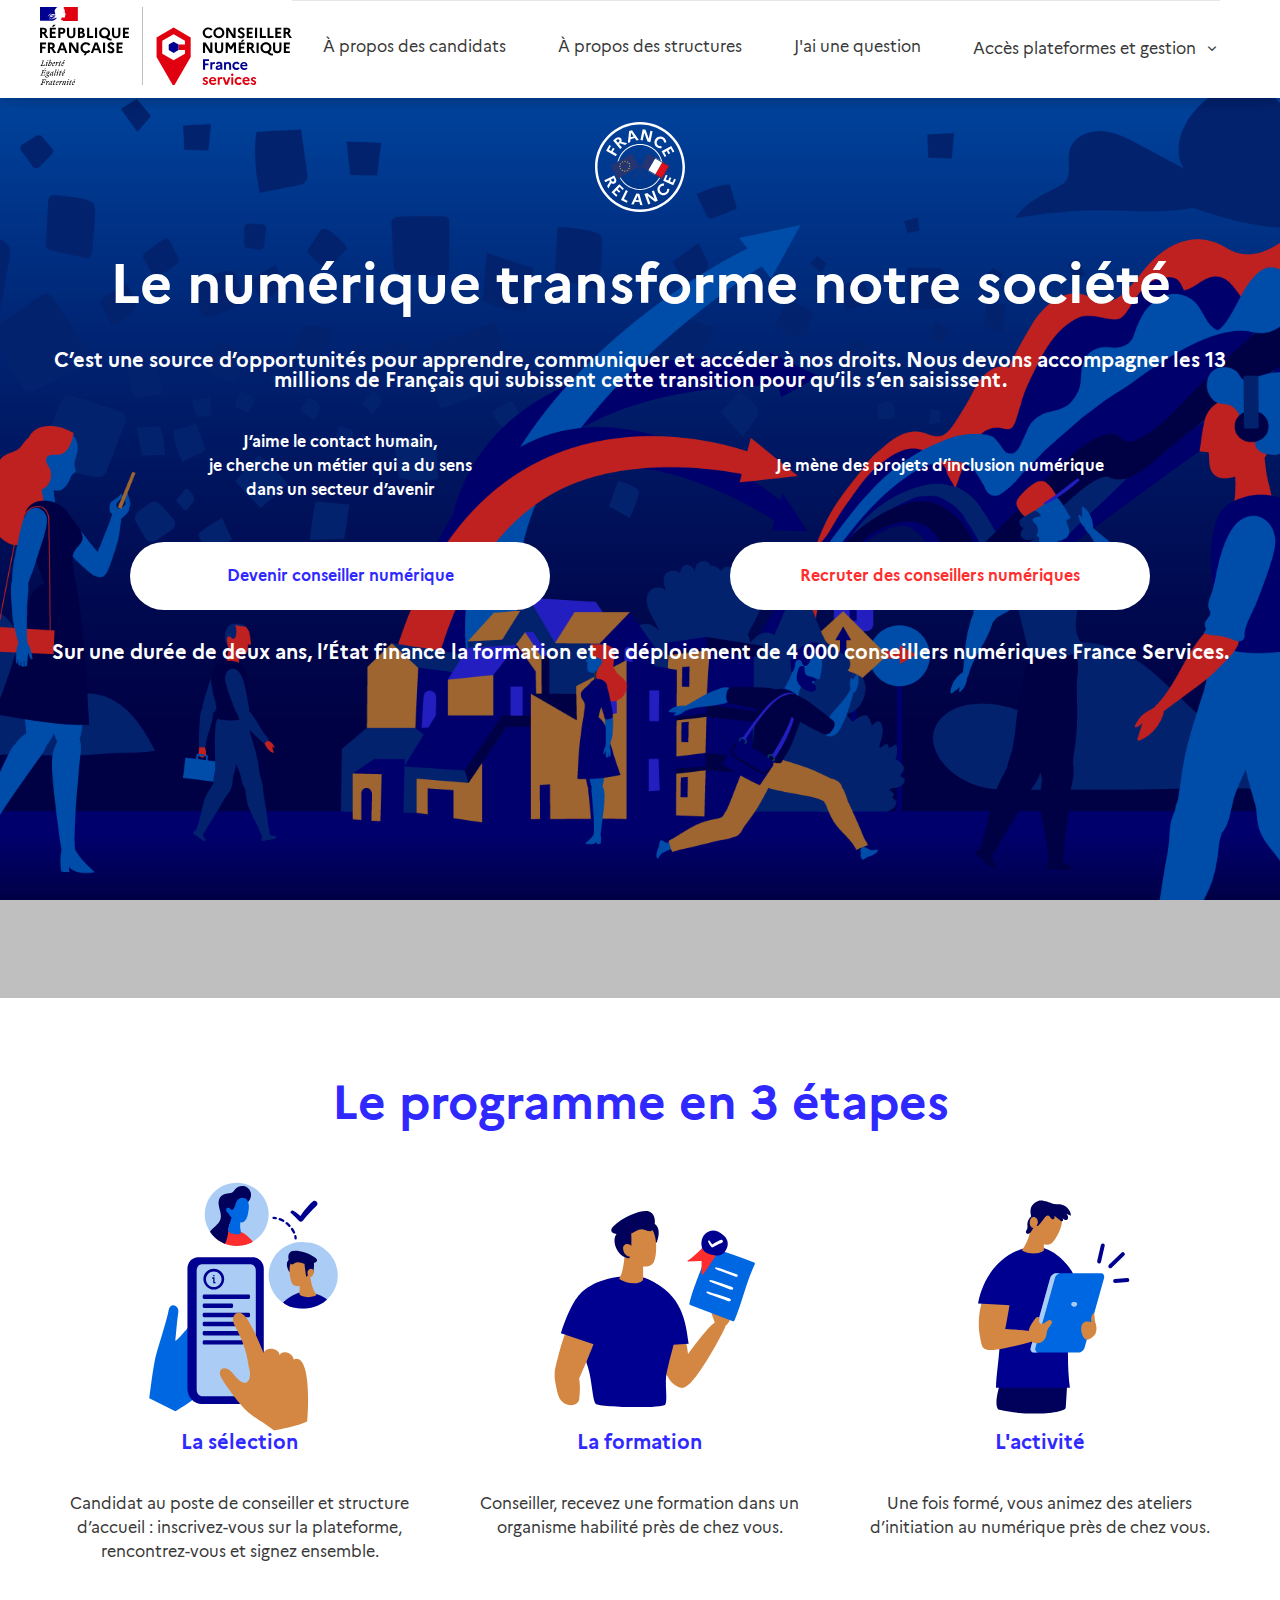
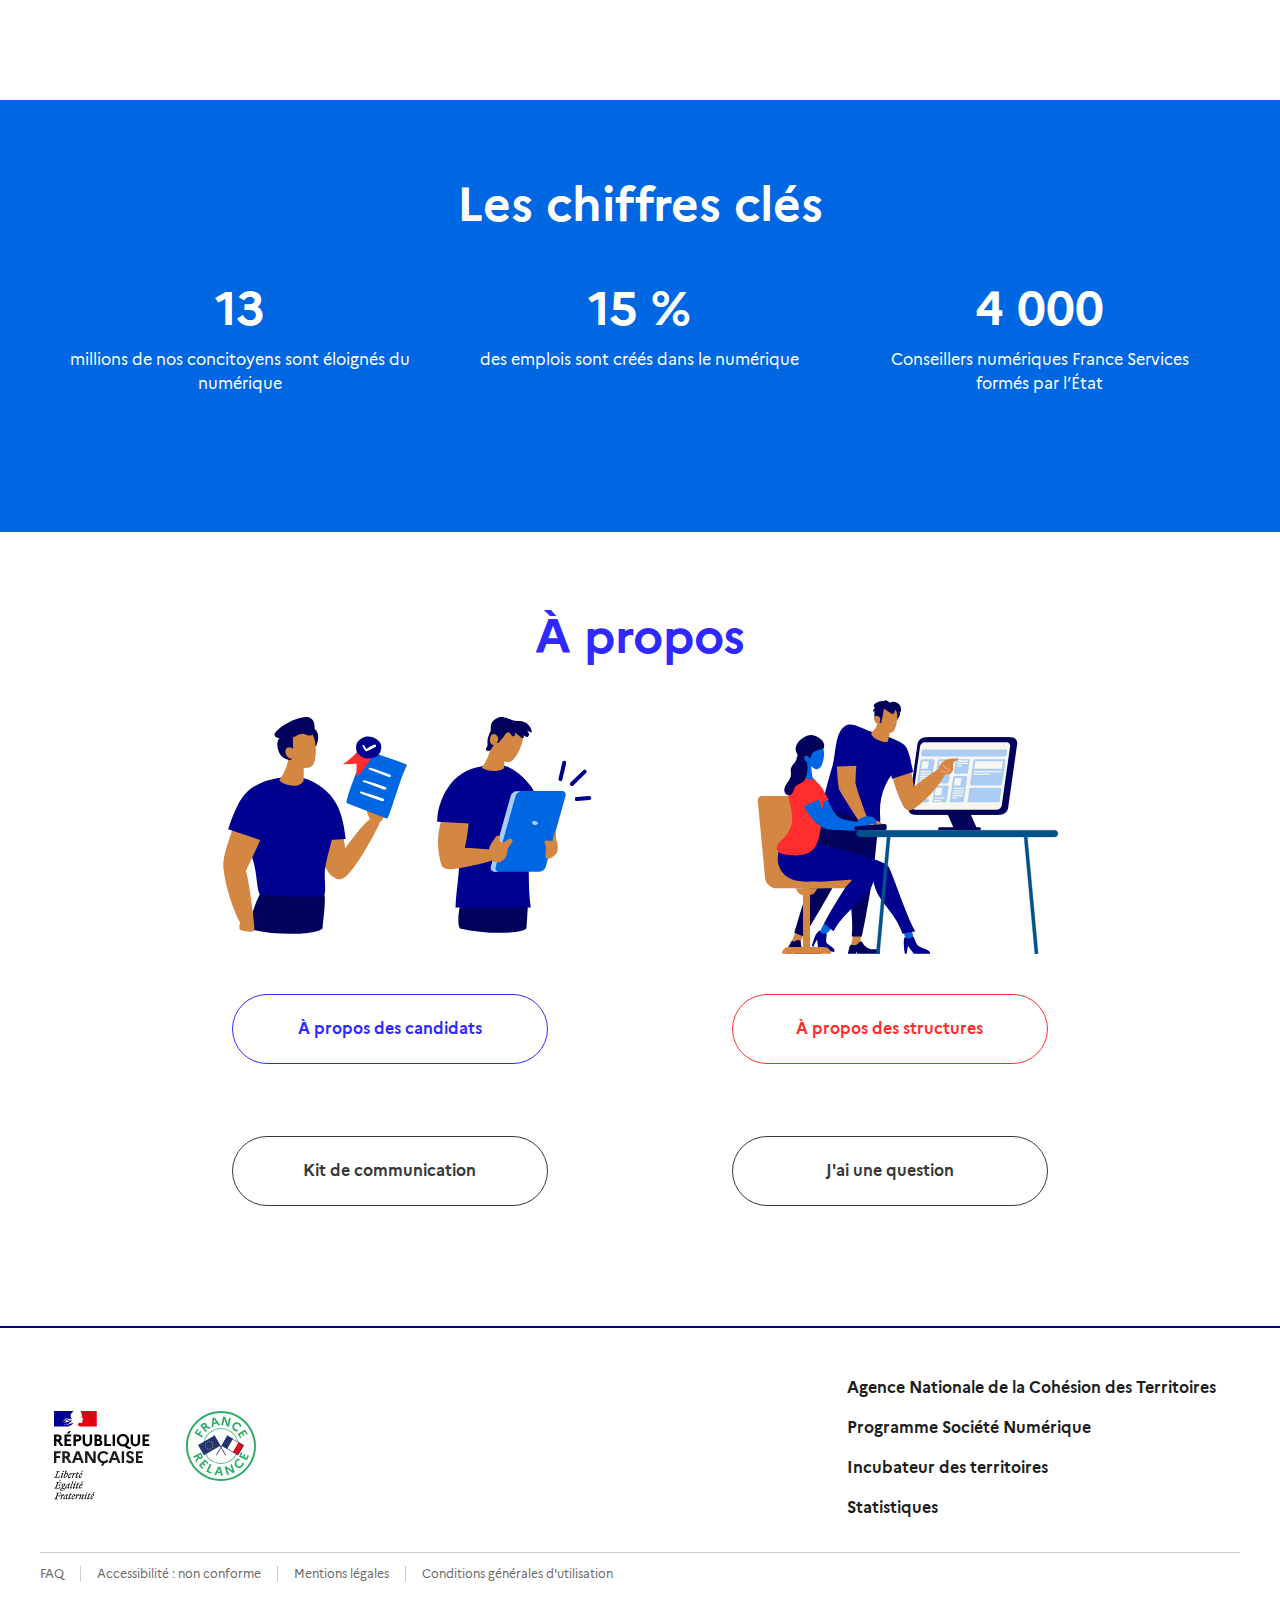
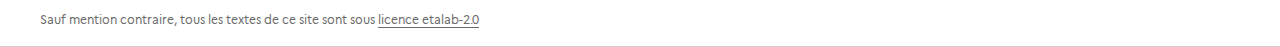
<file: index.html>
<!doctype html>
<html lang="fr">

<head>
    <meta charset="utf-8">
    <meta name="viewport" content="width=device-width, initial-scale=1, shrink-to-fit=no">

    <meta content="IE=edge,chrome=1" http-equiv="X-UA-Compatible" />
    <meta http-equiv="Content-Type" content="text/html; charset=utf-8" />

    <link href="https://www.gouvernement.fr/sites/all/themes/custom/gouvernement/img/apple/touch-icon-ipad.png"
        rel="apple-touch-icon" sizes="76x76" />
    <link href="https://www.gouvernement.fr/sites/all/themes/custom/gouvernement/img/apple/touch-icon-iphone.png"
        rel="apple-touch-icon" />
    <meta name="twitter:image"
        content="https://www.gouvernement.fr/sites/all/themes/custom/gouvernement/img/thumbnail_site.png" />
    <meta name="robots" content="noarchive" />
    <meta name="twitter:description"
        content="Sur une durée de deux ans, l&rsquo;État finance la formation et le déploiement de 4 000 Conseillers numériques France Services." />
    <link rel="icon" href="assets/img/icones/favicon-32.png" type="image/png" sizes="32x32" />
    <link rel="icon" href="assets/img/icones/favicon-64.png" type="image/png" sizes="64x64" />
    <link rel="icon" href="assets/img/icones/conseiller-numerique.svg" />
    <link rel="icon" href="assets/img/icones/conseiller-numerique.png" type="image/png" />

    <meta name="description"
        content="Sur une durée de deux ans, l&rsquo;État finance la formation et le déploiement de 4 000 Conseillers numériques France Services." />
    <meta name="twitter:title" content="Conseiller numérique France Services" />
    <meta property="og:image" content="assets/img/thumbnail_site.png" />
    <meta property="og:url" content="https://www.conseiller-numerique.gouv.fr" />
    <meta property="og:title" content="Accueil" />
    <link rel="shortcut icon" href="assets/img/icones/favicon-32-64-128-256.ico" type="image/x-icon" />
    <meta property="og:description"
        content="Sur une durée de deux ans, l&rsquo;État finance la formation et le déploiement de 4 000 Conseillers numériques France Services." />
    <meta property="fb:app_id" content="" />
    <meta name="twitter:card" content="summary_large_image" />
    <meta property="og:type" content="website" />
    <meta property="og:locale" content="fr_FR" />
    <meta property="og:site_name" content="Conseiller numérique France Services" />
    <meta name="twitter:url" content="https://www.conseiller.numerique.gouv.fr" />

    <link rel="stylesheet" href="css/dsfr.min.css">
    <link rel="stylesheet" href="css/style.css">
    <title>Conseiller numérique France Services</title>
</head>

<body>
  <!--HEADER-->
  <header role="banner" class="fr-header">
    <div class="fr-container">
      <div class="fr-header__body-row">
        <div class="fr-header__brand">
          <a href="/" title="République française">
              <img src="assets/img/logos/logo-rf-conseiller-numerique.svg" alt="République Française. Liberté Égalité Fraternité." class="header__logo-fr">
          </a>
        </div>
        <div class="fr-header__navbar">
          <button class="fr-btn--menu fr-btn" data-fr-opened="false" aria-controls="modal-menu" aria-haspopup="menu" title="Menu" id="fr-btn-menu-mobile-4">
              Menu
          </button>
        </div>
        <div class="fr-header__menu fr-modal" id="modal-menu">
          <button class="fr-link--close fr-link" aria-controls="modal-menu">Fermer</button>
          <nav class="fr-nav" role="navigation" aria-label="Menu principal">
            <ul class="fr-nav__list">
              <li class="fr-nav__item">
                <a href="aide-candidat" class="fr-custom-link fr-md-position-link" target="_self">À propos des candidats</a>
              </li>
              <li class="fr-nav__item">
                <a href="aide-structure" class="fr-custom-link fr-md-position-link" target="_self">À propos des structures</a>
              </li>
              <li class="fr-nav__item">
                <a href="https://aide.conseiller-numerique.gouv.fr/fr/" class="fr-custom-link fr-md-position-link" target="_self">J'ai une question</a>
              </li>
              <li class="fr-nav__item">
                <button class="fr-nav__btn fr-custom-link" aria-expanded="false" aria-controls="menu-liens-espaces" aria-current="true">
                  Accès plateformes et gestion
                </button>
                  <div class="fr-collapse fr-menu" id="menu-liens-espaces">
                    <ul class="fr-menu__list">
                      <li>
                        <a class="fr-nav__link" href="https://coop.conseiller-numerique.gouv.fr/login" target="_self">
                          Connexion à l&rsquo;espace Coop<br/>
                          <span class="sous-titre-lien">Conseillers numériques France Services</span>
                        </a>
                      </li>
                      <li>
                        <a class="fr-nav__link" href="https://candidat.conseiller-numerique.gouv.fr/login" target="_self">
                          Connexion à l&rsquo;espace Candidats<br/>
                          <span class="sous-titre-lien">Dossier personnel de candidature</span>
                        </a>
                      </li>
                      <li>
                        <a class="fr-nav__link" href="https://admin.conseiller-numerique.gouv.fr/login?role=structure" target="_self">
                          Connexion à l&rsquo;espace structures<br/>
                          <span class="sous-titre-lien">Gestion des candidatures par les recruteurs</span>
                        </a>
                      </li>
                      <li>
                        <a class="fr-nav__link" href="https://admin.conseiller-numerique.gouv.fr/login?role=prefet" target="_self">
                          Connexion à l&rsquo;espace Préfet<br/>
                          <span class="sous-titre-lien">Gestion des dossiers de structures</span>
                        </a>
                      </li>
                    </ul>
                  </div>
                </li>
              </ul>
            </nav>
          </div>
        </div>
      </div>
    </div>
  </header>

    <!--ILLU ACCUEIL-->
    <div class="fr-container-fluid illustration">
        <div class="fr-container-fluid overlay">
            <div class="fr-container">
                <div class="fr-grid-row fr-grid-row--gutter">
                    <div class="fr-col-12 contenu-centre">
                        <img src="assets/img/logos/logo-france-relance.svg" class="logo-france-relance"
                            style="margin: 1.5rem 0 0.5rem 0">
                    </div>
                    <div class="fr-col-12">
                        <h1 class="titrage blanc contenu-centre">Le numérique transforme notre société</h1>
                    </div>
                    <div class="fr-col-12">
                        <h4 class="fr-text--lg blanc contenu-centre fr-mt-2w">C&rsquo;est une source d&rsquo;opportunités pour apprendre,
                            communiquer et accéder à nos droits. Nous devons accompagner les 13
                            millions de Français qui subissent cette transition pour qu&rsquo;ils s&rsquo;en saisissent.
                        </h4>
                    </div>
                    <div class="fr-col-md-6 fr-col-xs-12 contenu-centre">
                        <p class="fr-text--md fr-text--bold blanc texte-centre">
                            J&rsquo;aime le contact humain,<br />
                            je cherche un métier qui a du sens<br />
                            dans un secteur d&rsquo;avenir
                        </p>
                        <a href="https://app.conseiller-numerique.gouv.fr/candidature/conseiller/new" class="fr-btn fondBlanc fr-text--lg fr-text--bold bleu-conseiller big-btn"
                            title="Devenir conseiller numérique">Devenir conseiller numérique</a>
                    </div>
                    <div class="fr-col-md-6 fr-col-xs-12 contenu-centre">
                        <p class="fr-text--md fr-text--bold blanc texte-centre">
                            <br />
                            Je mène des projets d&rsquo;inclusion numérique<br />
                            <br />
                        </p>
                        <a href="https://app.conseiller-numerique.gouv.fr/candidature/structure/new" class="fr-btn fondBlanc fr-text--lg fr-text--bold rouge big-btn"
                            title="Recruter des conseillers numériques">Recruter des conseillers numériques</a>
                    </div>
                    <div class="fr-col-12">
                        <h4 class="fr-text--lg blanc texte-centre fr-mt-2w">Sur une durée de deux ans, l&rsquo;État finance la
                            formation et
                            le déploiement de 4&nbsp;000 conseillers numériques France Services.
                        </h4>
                    </div>
                </div>
            </div>
        </div>
    </div>


    <!-- ÉTAPES -->
    <div class="fr-container">
        <div class="fr-grid-row fr-grid-row--gutter">
            <div class="fr-col-12 texte-centre fr-mt-10w fr-mb-5w">
                <h2 class="fr-h1 bleu-conseiller texte-centre">Le programme en 3 étapes</h2>
            </div>
            <div class="fr-col-xs-12 fr-col-sm-4 fr-col-md-4 fr-col-lg-4 etapes fr-px-3w fr-mb-12w">
                <img src="assets/img/illu/conseiller-numerique-etape-1.svg" class="etape"
                    alt="première étape matching structures et candidats">
                <h5 class="fr-text--lg fr-text--xx-bold bleu-conseiller">La sélection</h5>
                <p class="texte-centre" style="margin-top: 0;">
                    Candidat au poste de conseiller et structure d&rsquo;accueil&nbsp;: inscrivez-vous sur la plateforme,
                    rencontrez-vous et signez
                    ensemble.
                </p>
            </div>
            <div class="fr-col-xs-12 fr-col-sm-4 fr-col-md-4 fr-col-lg-4 etapes fr-px-3w fr-mb-12w">
                <img src="assets/img/illu/conseiller-numerique-etape-2.svg" class="etape"
                    alt="seconde étape le candidat est formé">
                <h5 class="fr-text--lg fr-text--xx-bold bleu-conseiller">La formation</h5>
                <p class="texte-centre" style="margin-top: 0;">
                    Conseiller, recevez une formation dans un organisme habilité près de chez vous.
                </p>
            </div>
            <div class="fr-col-xs-12 fr-col-sm-4 fr-col-md-4 fr-col-lg-4 etapes fr-px-3w fr-mb-12w">
                <img src="assets/img/illu/conseiller-numerique-etape-3.svg" class="etape" alt="troisième étape ">
                <h5 class="fr-text--lg fr-text--xx-bold bleu-conseiller">L'activité</h5>
                <p class="texte-centre" style="margin-top: 0;">
                    Une fois formé, vous animez des ateliers d&rsquo;initiation au numérique près de chez vous.
                </p>
            </div>
        </div>
    </div>


    <!-- CHIFFRES CLÉS -->
    <div class="fr-container-fluid fond-bleu-secondaire">
        <div class="fr-container">
            <div class="fr-grid-row fr-grid-row--gutter">
                <div class="fr-col-12 texte-centre fr-mt-10w fr-mb-5w">
                    <h2 class="fr-h1 texte-centre blanc ">Les chiffres clés</h2>
                </div>
            </div>

            <div class="fr-grid-row fr-grid-row--gutter">
                <div class="fr-col-xs-12 fr-col-sm-4 fr-col-md-4 fr-col-lg-4 etapes fr-px-3w fr-mb-12w">
                    <span class="fr-h1 blanc">13</span>
                    <p class="texte-centre blanc">
                        millions de nos concitoyens sont éloignés du numérique
                    </p>
                </div>
                <div class="fr-col-xs-12 fr-col-sm-4 fr-col-md-4 fr-col-lg-4 etapes fr-px-3w fr-mb-12w contenu-centre">
                    <span class="fr-h1 blanc">15&nbsp;%</span>
                    <p class="texte-centre blanc">
                        des emplois sont créés dans le numérique
                    </p>
                </div>
                <div class="fr-col-xs-12 fr-col-sm-4 fr-col-md-4 fr-col-lg-4 etapes fr-px-3w fr-mb-12w">
                    <span class="fr-h1 blanc">4&nbsp;000</span>
                    <p class="texte-centre blanc">
                        Conseillers numériques France Services formés par l&rsquo;État
                    </p>
                </div>
            </div>
        </div>
    </div>


    <!-- À PROPOS -->
    <div class="fr-container">
        <div class="fr-grid-row fr-grid-row--gutter">
            <div class="fr-col-12 contenu-centre">
                <h2 class="fr-h1 bleu-conseiller fr-mt-10w fr-mb-5w">À propos</h2>
            </div>
            <div class="fr-col-offset-lg-1"></div>
            <div class="fr-col-xs-12 fr-col-sm-12 fr-col-md-6 fr-col-lg-5 etapes fr-px-3w contenu-centre">
                <img class="fr-mb-5w" src="assets/img/illu/conseiller-numerique-formation.svg">
                <a href="aide-candidat" class="fr-btn fondBlanc fr-text--lg fr-text--bold bleu-conseiller big-btn contour-bleu fr-mb-9w texte-centre"
                    title="À propos des candidats">À propos des candidats</a>
            </div>
            <div class="fr-col-xs-12 fr-col-sm-12 fr-col-md-6 fr-col-lg-5 etapes fr-px-3w contenu-centre">
                <img class="fr-mb-5w" src="assets/img/illu/conseiller-numerique-et-structure.svg">
                <a href="aide-structure" class="fr-btn fondBlanc fr-text--lg fr-text--bold rouge big-btn contour-rouge texte-centre"
                    title="À propos des structures">À propos des structures</a>
            </div>
        </div>
        <div class="fr-grid-row fr-grid-row--gutter fr-grid-row--center">
          <div class="fr-col-xs-12 fr-col-sm-12 fr-col-md-6 fr-col-lg-5 etapes fr-px-3w contenu-centre">
            <a href="kit-communication" id="btn-kit-communication" class="fr-btn fondBlanc fr-text--lg fr-text--bold gris big-btn contour-gris texte-centre"
                title="Kit de communication">Kit de communication</a>
          </div>
          <div class="fr-col-xs-12 fr-col-sm-12 fr-col-md-6 fr-col-lg-5 etapes fr-px-3w contenu-centre">
              <a href="https://aide.conseiller-numerique.gouv.fr/fr/" class="fr-btn fondBlanc fr-text--lg fr-text--bold gris big-btn contour-gris fr-mb-15w texte-centre"
                  title="J'ai une question">J'ai une question</a>
          </div>
        </div>
    </div>


    <!--FOOTER-->
    <footer class="fr-footer" role="contentinfo" id="footer">
        <div class="fr-container">
          <div class="fr-footer__body">
            <div class="fr-footer__brand" style="padding-left: 0.9rem;">
              <div class="fr-footer__brand fr-sur-mesure" style="flex-basis: auto;">
                <a href="/" title="République française" style="box-shadow: none;">
                    <img src="assets/img/logos/logoRF.svg" width="96px" alt="République Française. Liberté Égalité Fraternité." class="header__logo-rf">
                </a>
              </div>
              <div class="fr-footer__operator logo-conseiller-numerique-footer">
                <img src="assets/img/logos/logo-france-relance-alt.svg" alt="logo France Relance" style="height: 70px; margin-bottom: 7px">
              </div>
            </div>
            <div class="fr-footer__content" style="display: flex; justify-content: flex-end;">
              <ul class="fr-footer__content-list" style="flex-direction: column;">
                  <li class="fr-footer__content-item">
                      <a class="fr-footer__content-link" href="https://agence-cohesion-territoires.gouv.fr">
                        Agence Nationale de la Cohésion des Territoires</a>
                  </li>
                  <li class="fr-footer__content-item">
                      <a class="fr-footer__content-link" href="https://societenumerique.gouv.fr">
                        Programme Société Numérique
                      </a>
                  </li>
                  <li class="fr-footer__content-item">
                      <a class="fr-footer__content-link" href="https://incubateur.anct.gouv.fr">
                        Incubateur des territoires
                      </a>
                  </li>
                  <li class="fr-footer__content-item">
                      <a class="fr-footer__content-link" href="https://metabase.conseiller-numerique.gouv.fr/public/dashboard/446208c4-cae2-4c0c-be19-44cb14ce7d06">
                        Statistiques
                      </a>
                  </li>
              </ul>
          </div>

          </div>
          <div class="fr-footer__bottom">
            <ul class="fr-footer__bottom-list">
                <li class="fr-footer__bottom-item">
                    <a class="fr-footer__bottom-link" href="https://aide.conseiller-numerique.gouv.fr/fr/">FAQ</a>
                </li>
                <li class="fr-footer__bottom-item">
                    <a class="fr-footer__bottom-link" href="accessibilite">Accessibilité : non conforme</a>
                </li>
                <li class="fr-footer__bottom-item">
                    <a class="fr-footer__bottom-link" href="mentions-legales">Mentions légales</a>
                </li>
                <li class="fr-footer__bottom-item">
                    <a class="fr-footer__bottom-link" href="https://cdn.conseiller-numerique.gouv.fr/CGU-Donn%C3%A9es_personnellesConseiller_Num%C3%A9rique.pdf">Conditions générales d'utilisation</a>
                </li>
            </ul>
            <div class="fr-footer__bottom-copy">
                <p>Sauf mention contraire, tous les textes de ce site sont sous <a href="https://github.com/etalab/licence-ouverte/blob/master/LO.md" target="_blank" rel="noreferrer">licence etalab-2.0</a>
                </p>
            </div>
        </div>
        </div>
      </footer>



    <!-- Matomo -->
    <script type="text/javascript">
        var _paq = window._paq || [];
        /* tracker methods like "setCustomDimension" should be called before "trackPageView" */
        _paq.push(['trackPageView']);
        _paq.push(['enableLinkTracking']);
        (function () {
            var u = "https://stats.data.gouv.fr/";
            _paq.push(['setTrackerUrl', u + 'matomo.php']);
            _paq.push(['setSiteId', '147']);
            var d = document, g = d.createElement('script'), s = d.getElementsByTagName('script')[0];
            g.type = 'text/javascript'; g.async = true; g.defer = true; g.src = u + 'matomo.js'; s.parentNode.insertBefore(g, s);
        })();
    </script>
    <!-- End Matomo Code -->
    <script src="js/html5shiv.min.js"></script>
    <script type="module" src="js/dsfr.module.min.js"></script>
    <script type="text/javascript" nomodule src="js/dsfr.nomodule.min.js"></script>
</body>

</html>
</file>
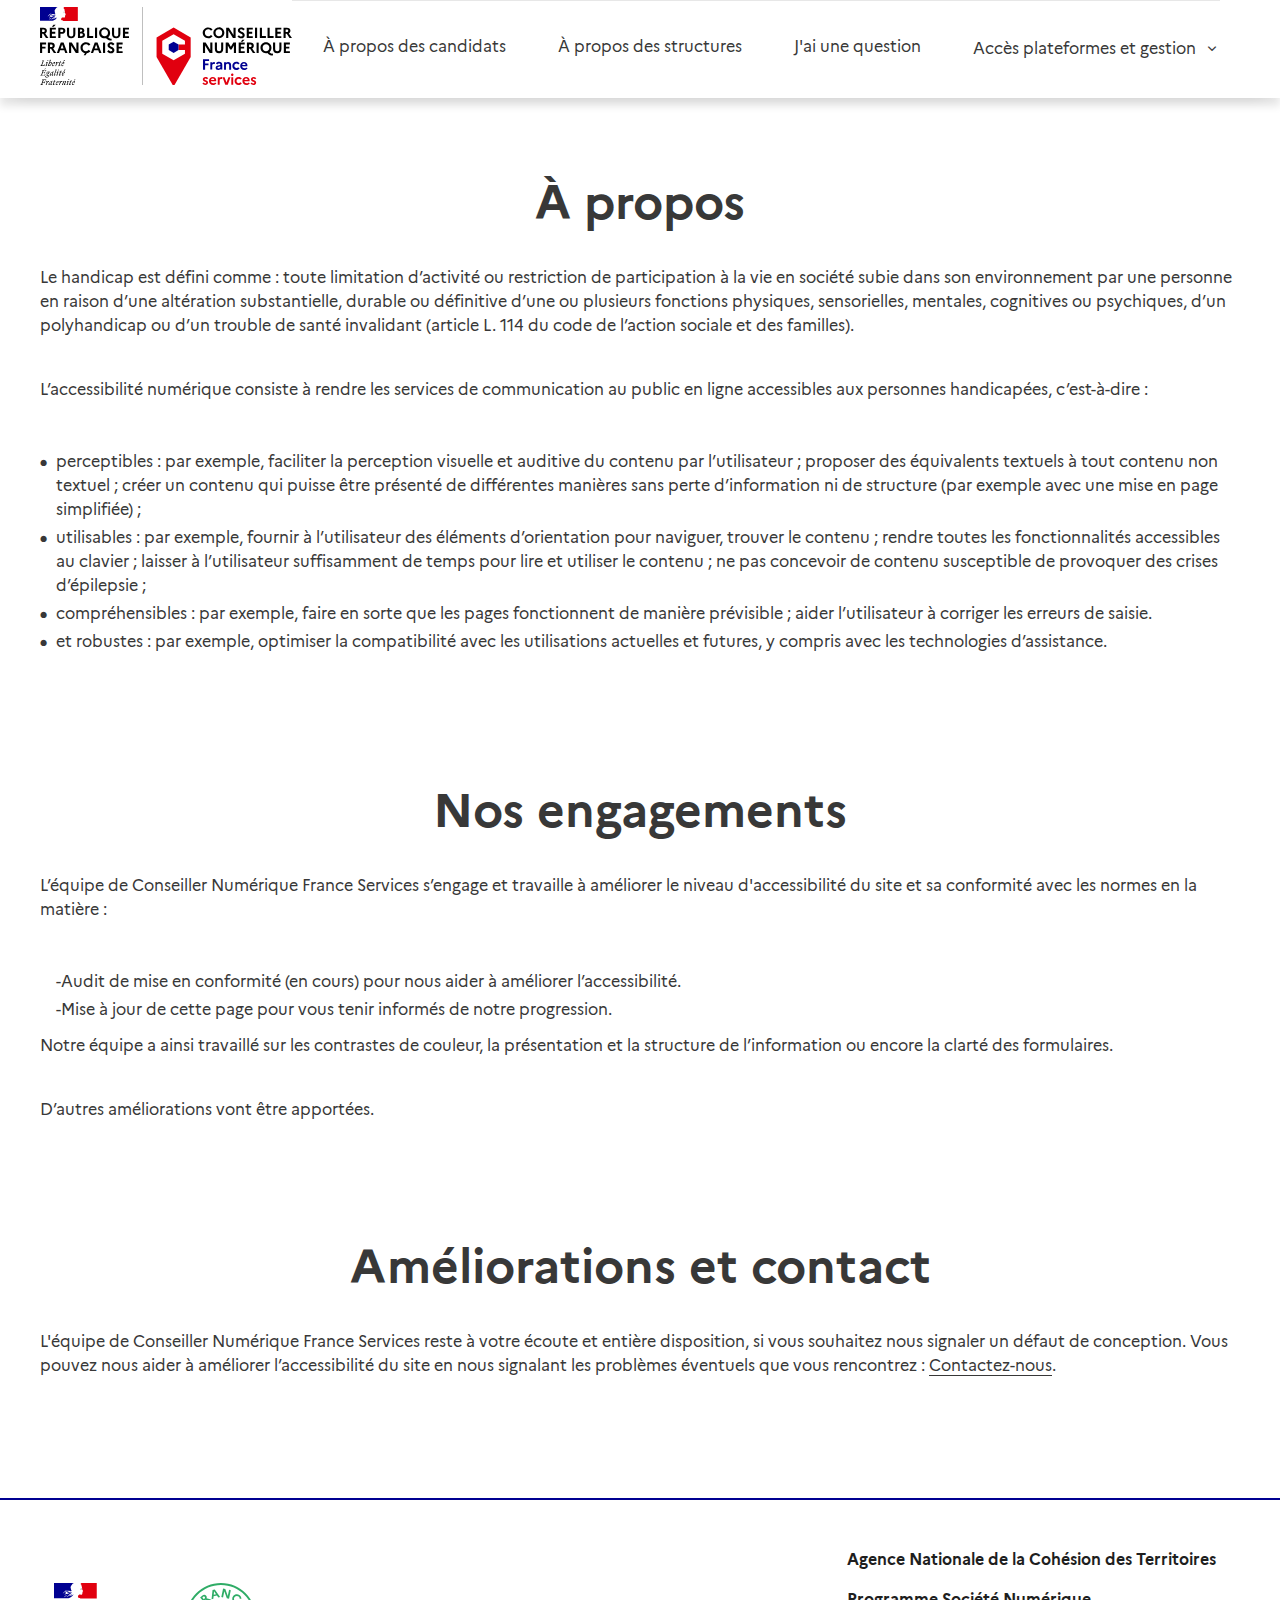
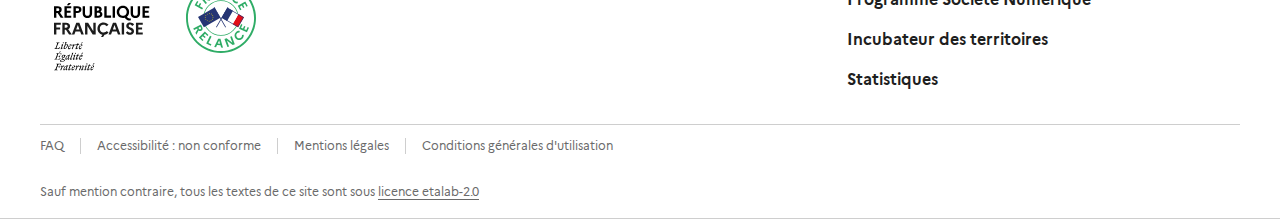
<file: accessibilite.html>
<!doctype html>
<html lang="fr">

<head>
    <meta charset="utf-8">
    <meta name="viewport" content="width=device-width, initial-scale=1, shrink-to-fit=no">

    <meta content="IE=edge,chrome=1" http-equiv="X-UA-Compatible" />
    <meta http-equiv="Content-Type" content="text/html; charset=utf-8" />

    <link href="https://www.gouvernement.fr/sites/all/themes/custom/gouvernement/img/apple/touch-icon-ipad.png"
        rel="apple-touch-icon" sizes="76x76" />
    <link href="https://www.gouvernement.fr/sites/all/themes/custom/gouvernement/img/apple/touch-icon-iphone.png"
        rel="apple-touch-icon" />
    <meta name="twitter:image"
        content="https://www.gouvernement.fr/sites/all/themes/custom/gouvernement/img/thumbnail_site.png" />
    <meta name="robots" content="noarchive" />
    <meta name="twitter:description"
        content="Sur une durée de deux ans, l&rsquo;État finance la formation et le déploiement de 4 000 Conseillers numériques France Services." />
    <link rel="icon" href="assets/img/icones/favicon-32.png" type="image/png" sizes="32x32" />
    <link rel="icon" href="assets/img/icones/favicon-64.png" type="image/png" sizes="64x64" />
    <link rel="icon" href="assets/img/icones/conseiller-numerique.svg" />
    <link rel="icon" href="assets/img/icones/conseiller-numerique.png" type="image/png" />

    <meta name="description"
        content="Sur une durée de deux ans, l&rsquo;État finance la formation et le déploiement de 4 000 Conseillers numériques France Services." />
    <meta name="twitter:title" content="Conseiller numérique France Services" />
    <meta property="og:image" content="assets/img/thumbnail_site.png" />
    <meta property="og:url" content="https://www.conseiller-numerique.gouv.fr" />
    <meta property="og:title" content="Accueil" />
    <link rel="shortcut icon" href="assets/img/icones/favicon-32-64-128-256.ico" type="image/x-icon" />
    <meta property="og:description"
        content="Sur une durée de deux ans, l&rsquo;État finance la formation et le déploiement de 4 000 Conseillers numériques France Services." />
    <meta property="fb:app_id" content="" />
    <meta name="twitter:card" content="summary_large_image" />
    <meta property="og:type" content="website" />
    <meta property="og:locale" content="fr_FR" />
    <meta property="og:site_name" content="Conseiller numérique France Services" />
    <meta name="twitter:url" content="https://www.conseiller.numerique.gouv.fr" />

    <link rel="stylesheet" href="css/dsfr.min.css">
    <link rel="stylesheet" href="css/style.css">
    <title>Conseiller numérique France Services</title>
</head>

<body>

  <!--HEADER-->
  <header role="banner" class="fr-header">
    <div class="fr-container">
      <div class="fr-header__body-row">
        <div class="fr-header__brand">
          <a href="/" title="République française">
              <img src="assets/img/logos/logo-rf-conseiller-numerique.svg" alt="République Française. Liberté Égalité Fraternité." class="header__logo-fr">
          </a>
        </div>
        <div class="fr-header__navbar">
          <button class="fr-btn--menu fr-btn" data-fr-opened="false" aria-controls="modal-menu" aria-haspopup="menu" title="Menu" id="fr-btn-menu-mobile-4">
              Menu
          </button>
        </div>
        <div class="fr-header__menu fr-modal" id="modal-menu">
          <button class="fr-link--close fr-link" aria-controls="modal-menu">Fermer</button>
          <nav class="fr-nav" role="navigation" aria-label="Menu principal">
            <ul class="fr-nav__list">
              <li class="fr-nav__item">
                <a href="aide-candidat" class="fr-custom-link fr-md-position-link" target="_self">À propos des candidats</a>
              </li>
              <li class="fr-nav__item">
                <a href="aide-structure" class="fr-custom-link fr-md-position-link" target="_self">À propos des structures</a>
              </li>
              <li class="fr-nav__item">
                <a href="https://aide.conseiller-numerique.gouv.fr/fr/" class="fr-custom-link fr-md-position-link" target="_self">J'ai une question</a>
              </li>
              <li class="fr-nav__item">
                <button class="fr-nav__btn fr-custom-link" aria-expanded="false" aria-controls="menu-liens-espaces" aria-current="true">
                  Accès plateformes et gestion
                </button>
                  <div class="fr-collapse fr-menu" id="menu-liens-espaces">
                    <ul class="fr-menu__list">
                      <li>
                        <a class="fr-nav__link" href="https://coop.conseiller-numerique.gouv.fr/login" target="_self">
                          Connexion à l&rsquo;espace Coop<br/>
                          <span class="sous-titre-lien">Conseillers numériques France Services</span>
                        </a>
                      </li>
                      <li>
                        <a class="fr-nav__link" href="https://candidat.conseiller-numerique.gouv.fr/login" target="_self">
                          Connexion à l&rsquo;espace Candidats<br/>
                          <span class="sous-titre-lien">Dossier personnel de candidature</span>
                        </a>
                      </li>
                      <li>
                        <a class="fr-nav__link" href="https://admin.conseiller-numerique.gouv.fr/login?role=structure" target="_self">
                          Connexion à l&rsquo;espace structures<br/>
                          <span class="sous-titre-lien">Gestion des candidatures par les recruteurs</span>
                        </a>
                      </li>
                      <li>
                        <a class="fr-nav__link" href="https://admin.conseiller-numerique.gouv.fr/login?role=prefet" target="_self">
                          Connexion à l&rsquo;espace Préfet<br/>
                          <span class="sous-titre-lien">Gestion des dossiers de structures</span>
                        </a>
                      </li>
                    </ul>
                  </div>
                </li>
              </ul>
            </nav>
          </div>
        </div>
      </div>
    </div>
  </header>

    <!-- À PROPOS -->
    <div class="fr-container fr-mb-10w">
        <div class="fr-grid-row fr-grid-row--gutter">
            <div class="fr-col-12 texte-centre">
                <h2 class="fr-h1 fr-mt-10w fr-mb-5w">À propos</h2>
            </div>
            <div class="fr-col-offset-lg-1"></div>
            <p>
                Le handicap est défini comme : toute limitation d&rsquo;activité ou restriction de participation à la vie en société subie dans son environnement par une personne en raison d&rsquo;une altération substantielle, durable ou définitive d&rsquo;une ou plusieurs fonctions physiques, sensorielles, mentales, cognitives ou psychiques, d&rsquo;un polyhandicap ou d&rsquo;un trouble de santé invalidant (article L. 114 du code de l&rsquo;action sociale et des familles).
            </p>
            <p>
                L&rsquo;accessibilité numérique consiste à rendre les services de communication au public en ligne accessibles aux personnes handicapées, c&rsquo;est-à-dire :
                <ul>
                    <li>perceptibles : par exemple, faciliter la perception visuelle et auditive du contenu par l&rsquo;utilisateur ; proposer des équivalents textuels à tout contenu non textuel ; créer un contenu qui puisse être présenté de différentes manières sans perte d&rsquo;information ni de structure (par exemple avec une mise en page simplifiée) ;</li>
                    <li>utilisables : par exemple, fournir à l&rsquo;utilisateur des éléments d&rsquo;orientation pour naviguer, trouver le contenu ; rendre toutes les fonctionnalités accessibles au clavier ; laisser à l&rsquo;utilisateur suffisamment de temps pour lire et utiliser le contenu ; ne pas concevoir de contenu susceptible de provoquer des crises d&rsquo;épilepsie ;</li>
                    <li>compréhensibles : par exemple, faire en sorte que les pages fonctionnent de manière prévisible ; aider l&rsquo;utilisateur à corriger les erreurs de saisie.</li>
                    <li>et robustes : par exemple, optimiser la compatibilité avec les utilisations actuelles et futures, y compris avec les technologies d&rsquo;assistance.</li>
                </ul>
            </p>
        </div>
        <div class="fr-grid-row fr-grid-row--gutter">
            <div class="fr-col-12 texte-centre">
                <h2 class="fr-h1 fr-mt-10w fr-mb-5w">Nos engagements</h2>
            </div>
            <div class="fr-col-offset-lg-1"></div>
            <p>
                L&rsquo;équipe de Conseiller Numérique France Services s&rsquo;engage et travaille à améliorer le niveau d'accessibilité du site et sa conformité avec les normes en la matière :
                <ul class="list-dash">
                    <li>Audit de mise en conformité (en cours) pour nous aider à améliorer l&rsquo;accessibilité.</li>
                    <li>Mise à jour de cette page pour vous tenir informés de notre progression.</li>
                </ul>
            </p>
            <p>
                Notre équipe a ainsi travaillé sur les contrastes de couleur, la présentation et la structure de l&rsquo;information ou encore la clarté des formulaires.
            </p>
            <p>
                D&rsquo;autres améliorations vont être apportées.
            </p>
        </div>
        <div class="fr-grid-row fr-grid-row--gutter">
            <div class="fr-col-12 texte-centre">
                <h2 class="fr-h1 fr-mt-10w fr-mb-5w">Améliorations et contact</h2>
            </div>
            <div class="fr-col-offset-lg-1"></div>
            <p>
                L'équipe de Conseiller Numérique France Services reste à votre écoute et entière disposition, si vous souhaitez nous signaler un défaut de conception. Vous pouvez nous aider à améliorer l&rsquo;accessibilité du site en nous signalant les problèmes éventuels que vous rencontrez : <a href="conseiller-numerique@anct.gouv.fr">Contactez-nous</a>.
            </p>
        </div>
    </div>

    <!--FOOTER-->
    <footer class="fr-footer" role="contentinfo" id="footer">
      <div class="fr-container">
        <div class="fr-footer__body">
          <div class="fr-footer__brand" style="padding-left: 0.9rem;">
            <div class="fr-footer__brand fr-sur-mesure" style="flex-basis: auto;">
              <a href="/" title="République française" style="box-shadow: none;">
                  <img src="assets/img/logos/logoRF.svg" width="96px" alt="République Française. Liberté Égalité Fraternité." class="header__logo-rf">
              </a>
            </div>
            <div class="fr-footer__operator logo-conseiller-numerique-footer">
              <img src="assets/img/logos/logo-france-relance-alt.svg" alt="logo France Relance" style="height: 70px; margin-bottom: 7px">
            </div>
          </div>
          <div class="fr-footer__content" style="display: flex; justify-content: flex-end;">
            <ul class="fr-footer__content-list" style="flex-direction: column;">
                <li class="fr-footer__content-item">
                    <a class="fr-footer__content-link" href="https://agence-cohesion-territoires.gouv.fr">
                      Agence Nationale de la Cohésion des Territoires</a>
                </li>
                <li class="fr-footer__content-item">
                    <a class="fr-footer__content-link" href="https://societenumerique.gouv.fr">
                      Programme Société Numérique
                    </a>
                </li>
                <li class="fr-footer__content-item">
                    <a class="fr-footer__content-link" href="https://incubateur.anct.gouv.fr">
                      Incubateur des territoires
                    </a>
                </li>
                <li class="fr-footer__content-item">
                    <a class="fr-footer__content-link" href="https://metabase.conseiller-numerique.gouv.fr/public/dashboard/446208c4-cae2-4c0c-be19-44cb14ce7d06">
                      Statistiques
                    </a>
                </li>
            </ul>
        </div>

        </div>
        <div class="fr-footer__bottom">
          <ul class="fr-footer__bottom-list">
              <li class="fr-footer__bottom-item">
                  <a class="fr-footer__bottom-link" href="https://aide.conseiller-numerique.gouv.fr/fr/">FAQ</a>
              </li>
              <li class="fr-footer__bottom-item">
                  <a class="fr-footer__bottom-link" href="accessibilite">Accessibilité : non conforme</a>
              </li>
              <li class="fr-footer__bottom-item">
                  <a class="fr-footer__bottom-link" href="mentions-legales">Mentions légales</a>
              </li>
              <li class="fr-footer__bottom-item">
                  <a class="fr-footer__bottom-link" href="https://cdn.conseiller-numerique.gouv.fr/CGU-Donn%C3%A9es_personnellesConseiller_Num%C3%A9rique.pdf">Conditions générales d'utilisation</a>
              </li>
          </ul>
          <div class="fr-footer__bottom-copy">
              <p>Sauf mention contraire, tous les textes de ce site sont sous <a href="https://github.com/etalab/licence-ouverte/blob/master/LO.md" target="_blank" rel="noreferrer">licence etalab-2.0</a>
              </p>
          </div>
      </div>
      </div>
    </footer>



    <!-- Matomo -->
    <script type="text/javascript">
        var _paq = window._paq || [];
        /* tracker methods like "setCustomDimension" should be called before "trackPageView" */
        _paq.push(['trackPageView']);
        _paq.push(['enableLinkTracking']);
        (function () {
            var u = "https://stats.data.gouv.fr/";
            _paq.push(['setTrackerUrl', u + 'matomo.php']);
            _paq.push(['setSiteId', '147']);
            var d = document, g = d.createElement('script'), s = d.getElementsByTagName('script')[0];
            g.type = 'text/javascript'; g.async = true; g.defer = true; g.src = u + 'matomo.js'; s.parentNode.insertBefore(g, s);
        })();
    </script>
    <!-- End Matomo Code -->

    <script src="js/html5shiv.min.js"></script>
    <script type="module" src="js/dsfr.module.min.js"></script>
    <script type="text/javascript" nomodule src="js/dsfr.nomodule.min.js"></script>
</body>

</html>
</file>
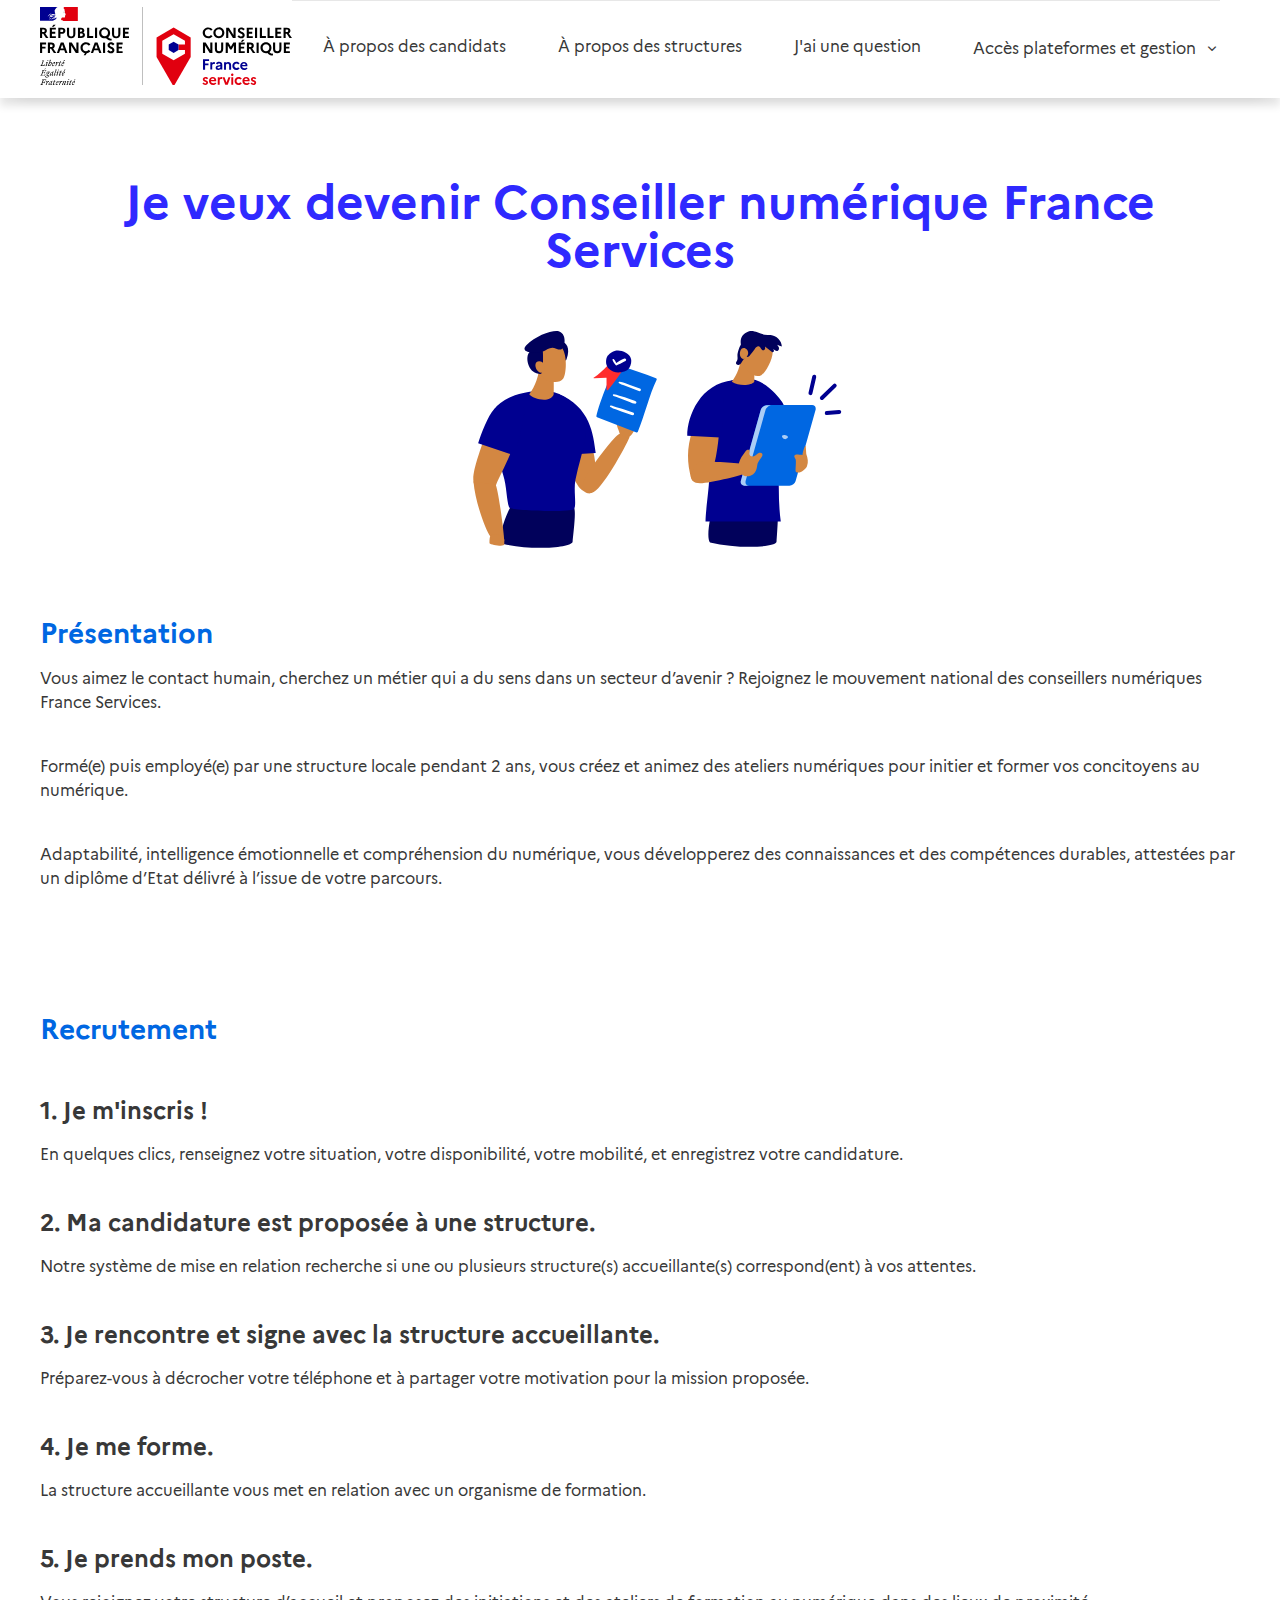
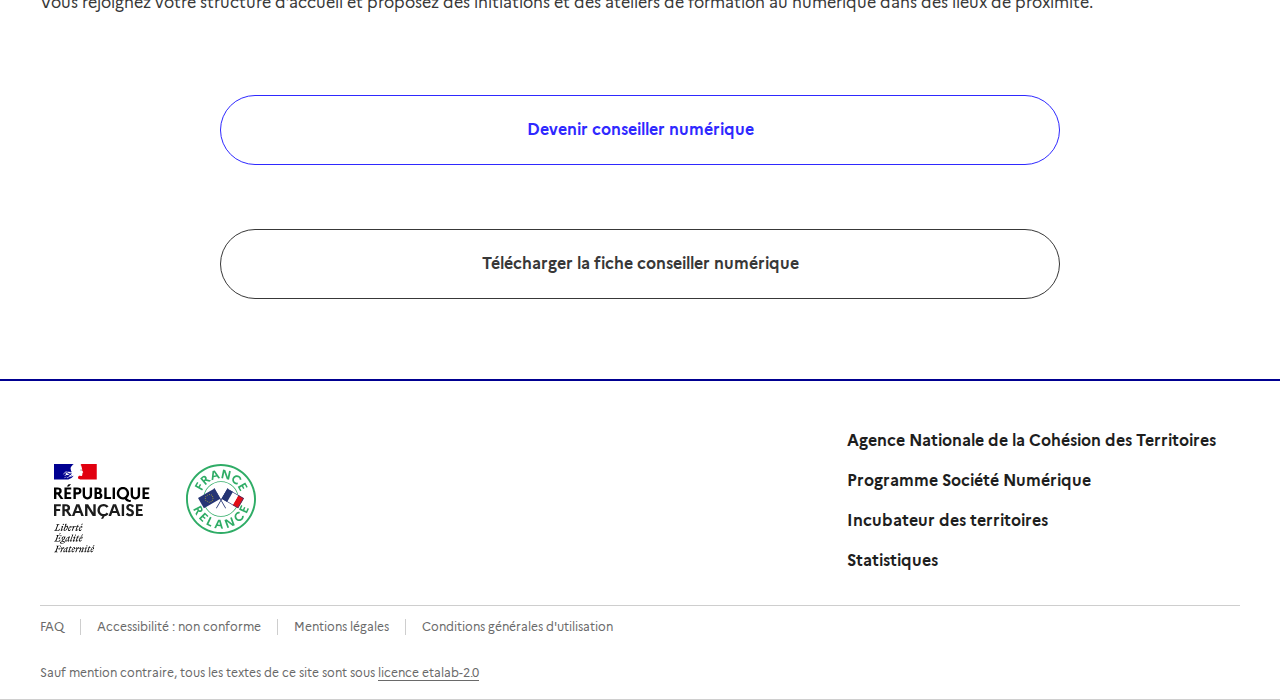
<file: aide-candidat.html>
<!doctype html>
<html lang="fr">

<head>
    <meta charset="utf-8">
    <meta name="viewport" content="width=device-width, initial-scale=1, shrink-to-fit=no">

    <meta content="IE=edge,chrome=1" http-equiv="X-UA-Compatible" />
    <meta http-equiv="Content-Type" content="text/html; charset=utf-8" />

    <link href="https://www.gouvernement.fr/sites/all/themes/custom/gouvernement/img/apple/touch-icon-ipad.png"
        rel="apple-touch-icon" sizes="76x76" />
    <link href="https://www.gouvernement.fr/sites/all/themes/custom/gouvernement/img/apple/touch-icon-iphone.png"
        rel="apple-touch-icon" />
    <meta name="twitter:image"
        content="https://www.gouvernement.fr/sites/all/themes/custom/gouvernement/img/thumbnail_site.png" />
    <meta name="robots" content="noarchive" />
    <meta name="twitter:description"
        content="Sur une durée de deux ans, l&rsquo;État finance la formation et le déploiement de 4 000 Conseillers numériques France Services." />
    <link rel="icon" href="assets/img/icones/favicon-32.png" type="image/png" sizes="32x32" />
    <link rel="icon" href="assets/img/icones/favicon-64.png" type="image/png" sizes="64x64" />
    <link rel="icon" href="assets/img/icones/conseiller-numerique.svg" />
    <link rel="icon" href="assets/img/icones/conseiller-numerique.png" type="image/png" />

    <meta name="description"
        content="Sur une durée de deux ans, l&rsquo;État finance la formation et le déploiement de 4 000 Conseillers numériques France Services." />
    <meta name="twitter:title" content="Conseiller numérique France Services" />
    <meta property="og:image" content="assets/img/thumbnail_site.png" />
    <meta property="og:url" content="https://www.conseiller-numerique.gouv.fr" />
    <meta property="og:title" content="Accueil" />
    <link rel="shortcut icon" href="assets/img/icones/favicon-32-64-128-256.ico" type="image/x-icon" />
    <meta property="og:description"
        content="Sur une durée de deux ans, l&rsquo;État finance la formation et le déploiement de 4 000 Conseillers numériques France Services." />
    <meta property="fb:app_id" content="" />
    <meta name="twitter:card" content="summary_large_image" />
    <meta property="og:type" content="website" />
    <meta property="og:locale" content="fr_FR" />
    <meta property="og:site_name" content="Conseiller numérique France Services" />
    <meta name="twitter:url" content="https://www.conseiller.numerique.gouv.fr" />

    <link rel="stylesheet" href="css/dsfr.min.css">
    <link rel="stylesheet" href="css/style.css">
    <title>Conseiller numérique France Services</title>
</head>

<body>
  <!--HEADER-->
  <header role="banner" class="fr-header">
    <div class="fr-container">
      <div class="fr-header__body-row">
        <div class="fr-header__brand">
          <a href="/" title="République française">
              <img src="assets/img/logos/logo-rf-conseiller-numerique.svg" alt="République Française. Liberté Égalité Fraternité." class="header__logo-fr">
          </a>
        </div>
        <div class="fr-header__navbar">
          <button class="fr-btn--menu fr-btn" data-fr-opened="false" aria-controls="modal-menu" aria-haspopup="menu" title="Menu" id="fr-btn-menu-mobile-4">
              Menu
          </button>
        </div>
        <div class="fr-header__menu fr-modal" id="modal-menu">
          <button class="fr-link--close fr-link" aria-controls="modal-menu">Fermer</button>
          <nav class="fr-nav" role="navigation" aria-label="Menu principal">
            <ul class="fr-nav__list">
              <li class="fr-nav__item">
                <a href="aide-candidat" class="fr-custom-link fr-md-position-link" target="_self">À propos des candidats</a>
              </li>
              <li class="fr-nav__item">
                <a href="aide-structure" class="fr-custom-link fr-md-position-link" target="_self">À propos des structures</a>
              </li>
              <li class="fr-nav__item">
                <a href="https://aide.conseiller-numerique.gouv.fr/fr/" class="fr-custom-link fr-md-position-link" target="_self">J'ai une question</a>
              </li>
              <li class="fr-nav__item">
                <button class="fr-nav__btn fr-custom-link" aria-expanded="false" aria-controls="menu-liens-espaces" aria-current="true">
                  Accès plateformes et gestion
                </button>
                  <div class="fr-collapse fr-menu" id="menu-liens-espaces">
                    <ul class="fr-menu__list">
                      <li>
                        <a class="fr-nav__link" href="https://coop.conseiller-numerique.gouv.fr/login" target="_self">
                          Connexion à l&rsquo;espace Coop<br/>
                          <span class="sous-titre-lien">Conseillers numériques France Services</span>
                        </a>
                      </li>
                      <li>
                        <a class="fr-nav__link" href="https://candidat.conseiller-numerique.gouv.fr/login" target="_self">
                          Connexion à l&rsquo;espace Candidats<br/>
                          <span class="sous-titre-lien">Dossier personnel de candidature</span>
                        </a>
                      </li>
                      <li>
                        <a class="fr-nav__link" href="https://admin.conseiller-numerique.gouv.fr/login?role=structure" target="_self">
                          Connexion à l&rsquo;espace structures<br/>
                          <span class="sous-titre-lien">Gestion des candidatures par les recruteurs</span>
                        </a>
                      </li>
                      <li>
                        <a class="fr-nav__link" href="https://admin.conseiller-numerique.gouv.fr/login?role=prefet" target="_self">
                          Connexion à l&rsquo;espace Préfet<br/>
                          <span class="sous-titre-lien">Gestion des dossiers de structures</span>
                        </a>
                      </li>
                    </ul>
                  </div>
                </li>
              </ul>
            </nav>
          </div>
        </div>
      </div>
    </div>
  </header>

    <div class="fr-container fr-mb-10w">
        <div class="fr-grid-row fr-grid-row--gutter">
            <div class="fr-col-12 texte-centre">
                <h2 class="fr-h1 fr-mt-10w fr-mb-5w bleu-conseiller">Je veux devenir Conseiller numérique France
                    Services</h2>
                <div class="fr-col-12 contenu-centre">
                    <div class="fr-col-xs-12 fr-col-sm-12 fr-col-md-6 fr-col-lg-5 fr-px-3w fr-grid-row--center">
                        <img class="fr-mb-5w" src="assets/img/illu/conseiller-numerique-formation.svg">
                    </div>
                </div>
            </div>
            <h3 class="bleu-secondaire">Présentation</h3>
            <p>
                Vous aimez le contact humain, cherchez un métier qui a du sens dans un secteur d&rsquo;avenir ? Rejoignez le
                mouvement national des conseillers numériques France Services.
            </p>
            <p>
                Formé(e) puis employé(e) par une structure locale pendant 2 ans, vous créez et animez des ateliers
                numériques pour initier et former vos concitoyens au numérique.
            </p>
            <p>
                Adaptabilité, intelligence émotionnelle et compréhension du numérique, vous développerez des
                connaissances et des compétences durables, attestées par un diplôme d&rsquo;Etat délivré à l&rsquo;issue de votre
                parcours.
            </p>
        </div>
    </div>

    <div class="fr-container fr-mb-10w">
        <div class="fr-grid-row fr-grid-row--gutter">
            <h3 class="bleu-secondaire">Recrutement</h3>
        </div>
        <h4 class="fr-mt-2w">1. Je m'inscris !</h4>
        <p>
            En quelques clics, renseignez votre situation, votre disponibilité, votre mobilité, et enregistrez votre
            candidature.
        </p>
        <h4 class="fr-mt-2w">2. Ma candidature est proposée à une structure.</h4>
        <p>
          Notre système de mise en relation recherche si une ou plusieurs structure(s) accueillante(s) correspond(ent) à vos attentes.
        </p>
        <h4 class="fr-mt-2w">3. Je rencontre et signe avec la structure accueillante.</h4>
        <p>
          Préparez-vous à décrocher votre téléphone et à partager votre motivation pour la mission proposée.
        </p>
        <h4 class="fr-mt-2w">4. Je me forme.</h4>
        <p>
            La structure accueillante vous met en relation avec un organisme de formation.
        </p>
        <h4 class="fr-mt-2w">5. Je prends mon poste.</h4>
        <p>
            Vous rejoignez votre structure d&rsquo;accueil et proposez des initiations et des ateliers de formation au
            numérique dans des lieux de proximité.
        </p>
    </div>

    <div class="fr-container fr-col-lg-5 fr-col-xs-12 contenu-centre fr-mb-10w">
        <a href="https://app.conseiller-numerique.gouv.fr/candidature/conseiller/new"
            class="fr-btn fondBlanc fr-text--lg texte-centre fr-text--xx-bold contour-bleu bleu-conseiller big-btn fr-mb-8w"
            title="Devenir conseiller numérique">Devenir conseiller numérique</a>

        <a href="http://cdn.conseiller-numerique.gouv.fr/presentation-conseiller-numerique.pdf" class="fr-btn fondBlanc fr-text--lg texte-centre fr-text--xx-bold contour-gris gris big-btn"
            title="Télécharger la fiche conseiller numérique">Télécharger la fiche conseiller numérique</a>
    </div>

    <!--FOOTER-->
    <footer class="fr-footer" role="contentinfo" id="footer">
      <div class="fr-container">
        <div class="fr-footer__body">
          <div class="fr-footer__brand" style="padding-left: 0.9rem;">
            <div class="fr-footer__brand fr-sur-mesure" style="flex-basis: auto;">
              <a href="/" title="République française" style="box-shadow: none;">
                  <img src="assets/img/logos/logoRF.svg" width="96px" alt="République Française. Liberté Égalité Fraternité." class="header__logo-rf">
              </a>
            </div>
            <div class="fr-footer__operator logo-conseiller-numerique-footer">
              <img src="assets/img/logos/logo-france-relance-alt.svg" alt="logo France Relance" style="height: 70px; margin-bottom: 7px">
            </div>
          </div>
          <div class="fr-footer__content" style="display: flex; justify-content: flex-end;">
            <ul class="fr-footer__content-list" style="flex-direction: column;">
                <li class="fr-footer__content-item">
                    <a class="fr-footer__content-link" href="https://agence-cohesion-territoires.gouv.fr">
                      Agence Nationale de la Cohésion des Territoires</a>
                </li>
                <li class="fr-footer__content-item">
                    <a class="fr-footer__content-link" href="https://societenumerique.gouv.fr">
                      Programme Société Numérique
                    </a>
                </li>
                <li class="fr-footer__content-item">
                    <a class="fr-footer__content-link" href="https://incubateur.anct.gouv.fr">
                      Incubateur des territoires
                    </a>
                </li>
                <li class="fr-footer__content-item">
                    <a class="fr-footer__content-link" href="https://metabase.conseiller-numerique.gouv.fr/public/dashboard/446208c4-cae2-4c0c-be19-44cb14ce7d06">
                      Statistiques
                    </a>
                </li>
            </ul>
        </div>

        </div>
        <div class="fr-footer__bottom">
          <ul class="fr-footer__bottom-list">
              <li class="fr-footer__bottom-item">
                  <a class="fr-footer__bottom-link" href="https://aide.conseiller-numerique.gouv.fr/fr/">FAQ</a>
              </li>
              <li class="fr-footer__bottom-item">
                  <a class="fr-footer__bottom-link" href="accessibilite">Accessibilité : non conforme</a>
              </li>
              <li class="fr-footer__bottom-item">
                  <a class="fr-footer__bottom-link" href="mentions-legales">Mentions légales</a>
              </li>
              <li class="fr-footer__bottom-item">
                  <a class="fr-footer__bottom-link" href="https://cdn.conseiller-numerique.gouv.fr/CGU-Donn%C3%A9es_personnellesConseiller_Num%C3%A9rique.pdf">Conditions générales d'utilisation</a>
              </li>
          </ul>
          <div class="fr-footer__bottom-copy">
              <p>Sauf mention contraire, tous les textes de ce site sont sous <a href="https://github.com/etalab/licence-ouverte/blob/master/LO.md" target="_blank" rel="noreferrer">licence etalab-2.0</a>
              </p>
          </div>
      </div>
      </div>
    </footer>

    <!-- Matomo -->
    <script type="text/javascript">
        var _paq = window._paq || [];
        /* tracker methods like "setCustomDimension" should be called before "trackPageView" */
        _paq.push(['trackPageView']);
        _paq.push(['enableLinkTracking']);
        (function () {
            var u = "https://stats.data.gouv.fr/";
            _paq.push(['setTrackerUrl', u + 'matomo.php']);
            _paq.push(['setSiteId', '147']);
            var d = document, g = d.createElement('script'), s = d.getElementsByTagName('script')[0];
            g.type = 'text/javascript'; g.async = true; g.defer = true; g.src = u + 'matomo.js'; s.parentNode.insertBefore(g, s);
        })();
    </script>
    <!-- End Matomo Code -->

    <script src="js/html5shiv.min.js"></script>
    <script type="module" src="js/dsfr.module.min.js"></script>
    <script type="text/javascript" nomodule src="js/dsfr.nomodule.min.js"></script>
</body>

</html>
</file>
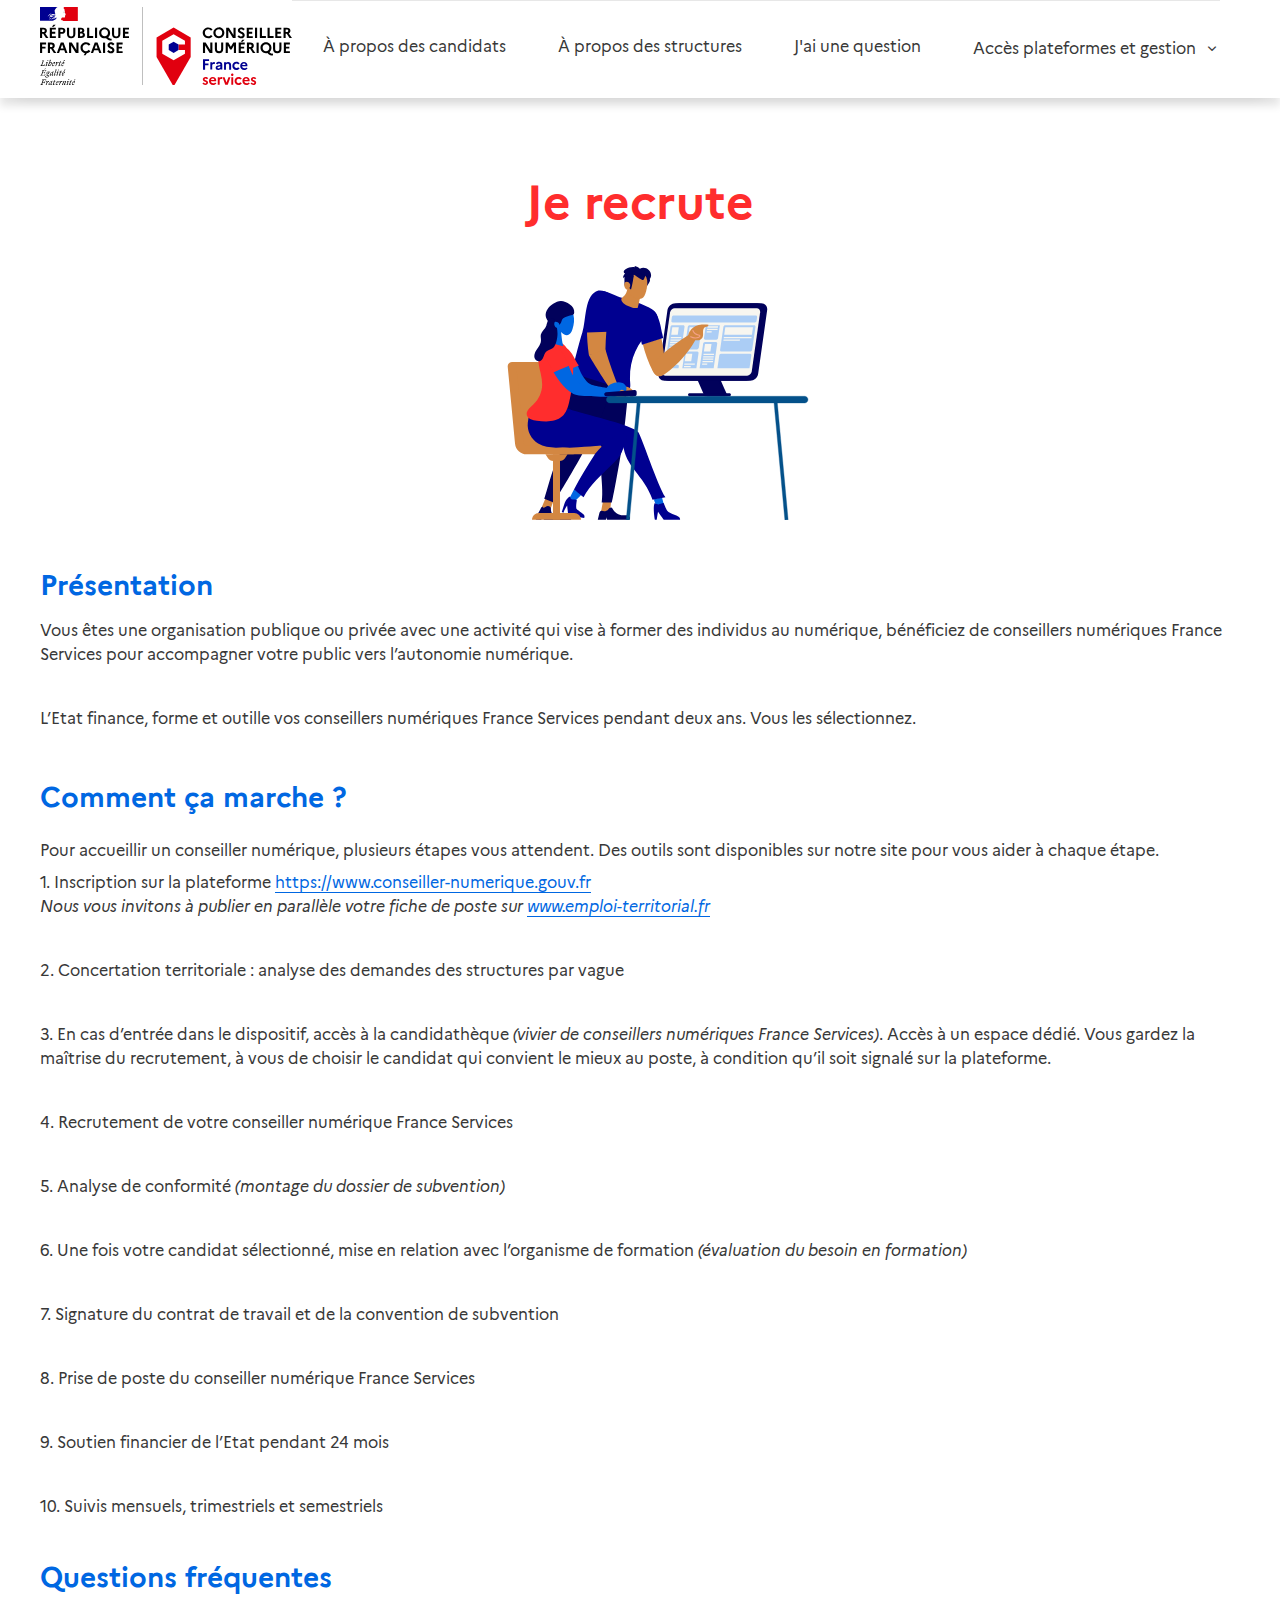
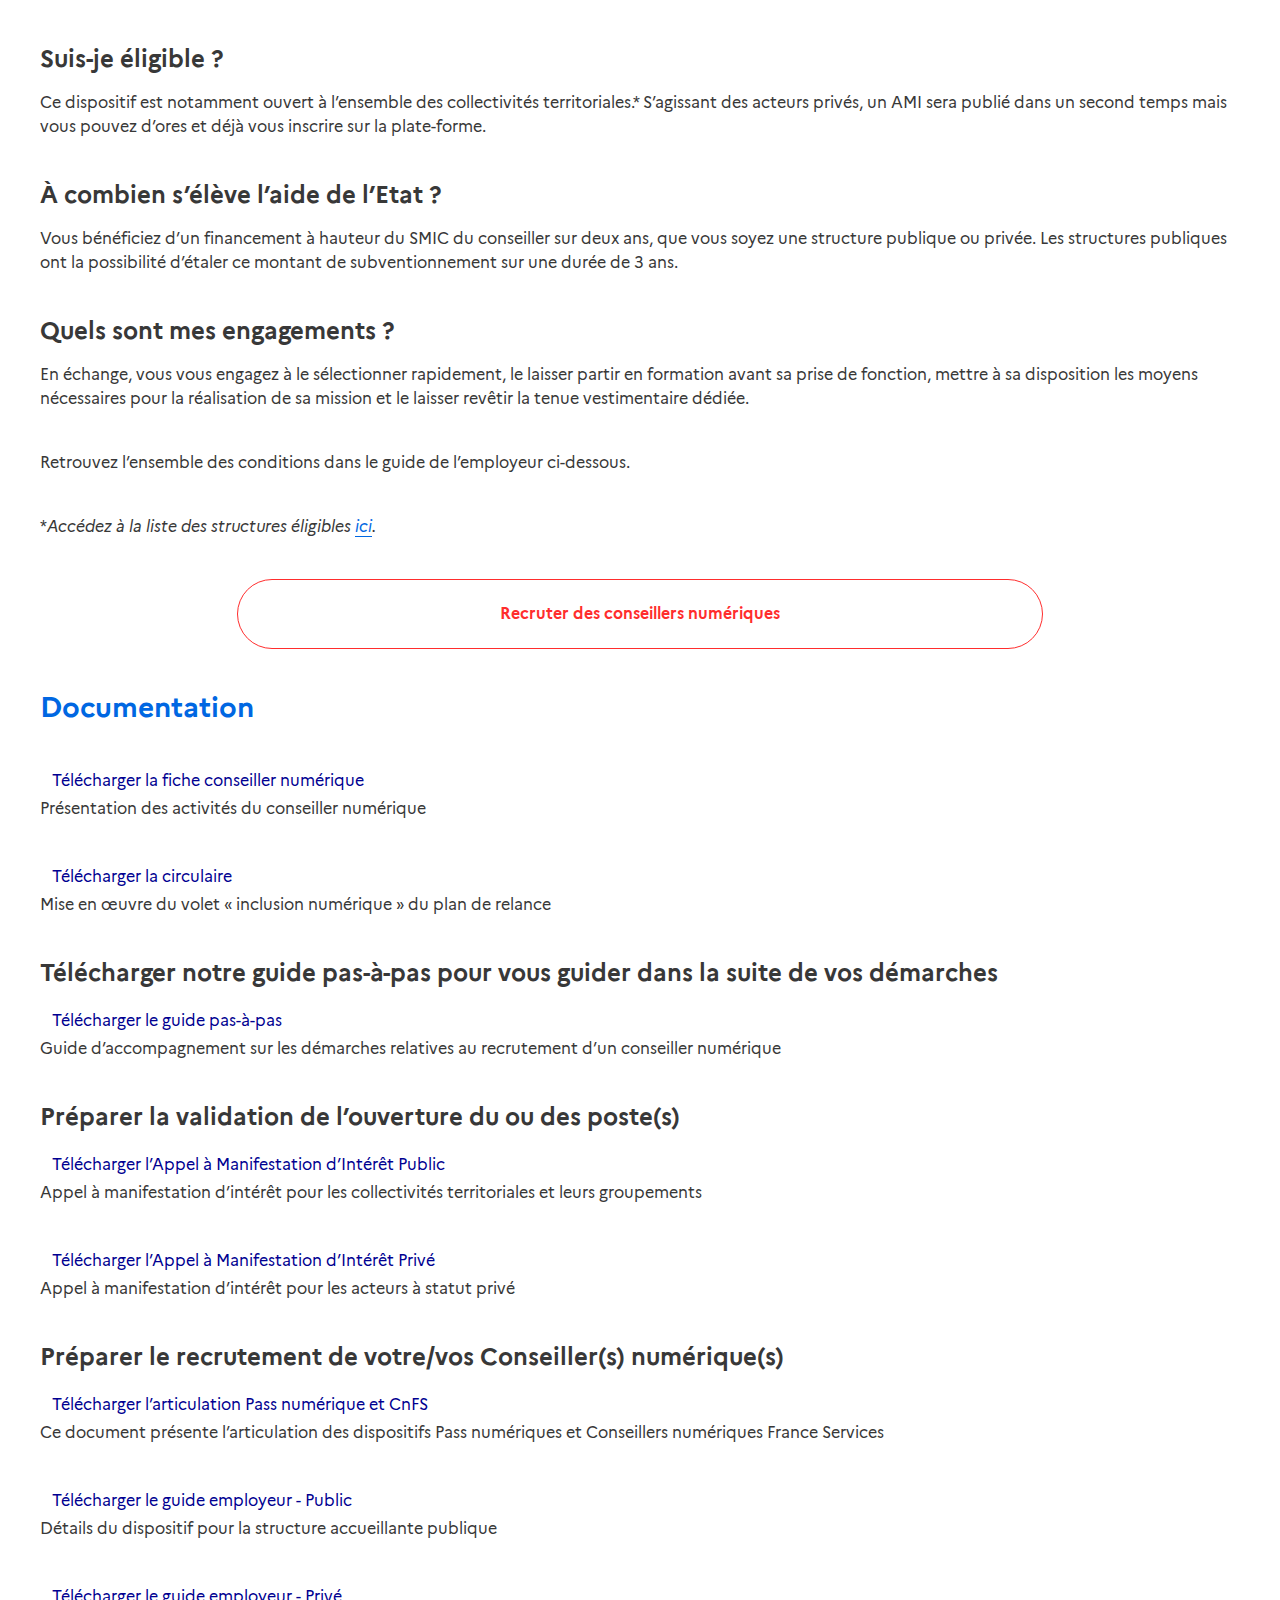
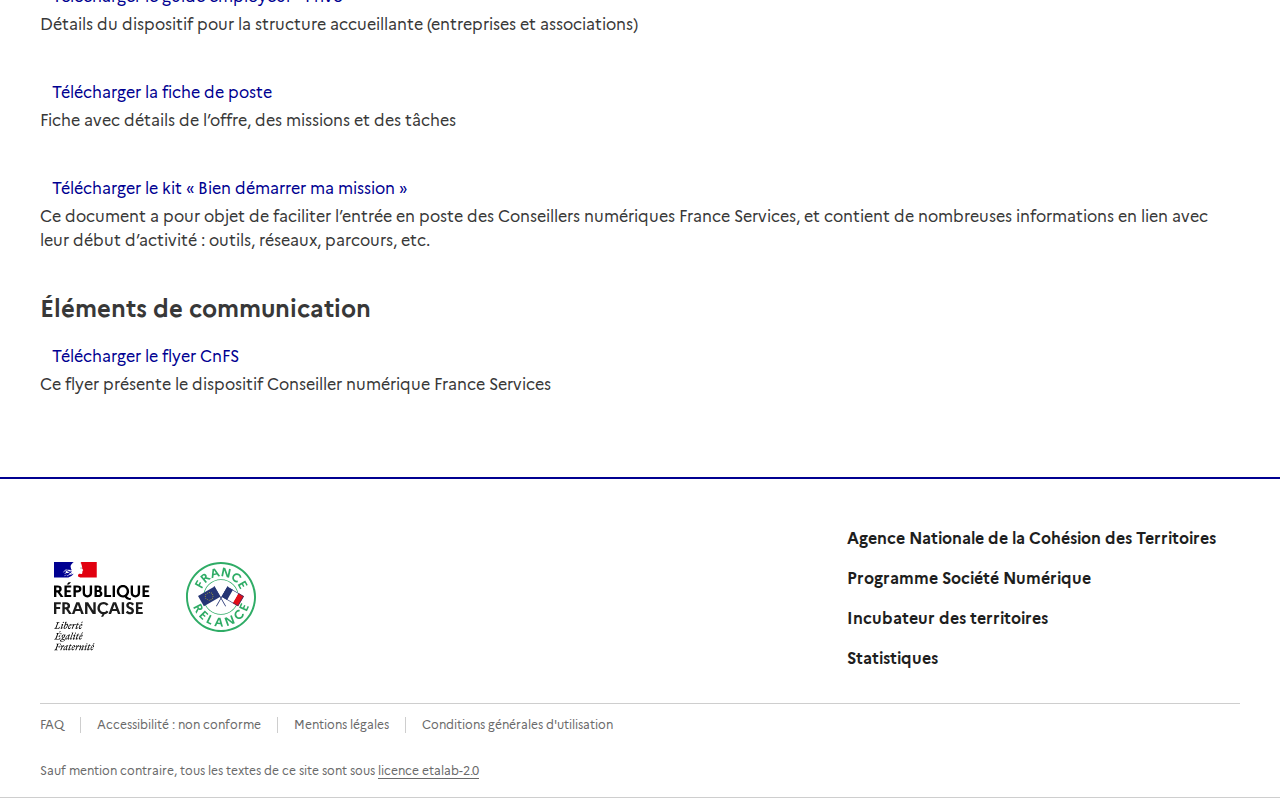
<file: aide-structure.html>
<!doctype html>
<html lang="fr">

<head>
    <meta charset="utf-8">
    <meta name="viewport" content="width=device-width, initial-scale=1, shrink-to-fit=no">

    <meta content="IE=edge,chrome=1" http-equiv="X-UA-Compatible" />
    <meta http-equiv="Content-Type" content="text/html; charset=utf-8" />

    <link href="https://www.gouvernement.fr/sites/all/themes/custom/gouvernement/img/apple/touch-icon-ipad.png"
        rel="apple-touch-icon" sizes="76x76" />
    <link href="https://www.gouvernement.fr/sites/all/themes/custom/gouvernement/img/apple/touch-icon-iphone.png"
        rel="apple-touch-icon" />
    <meta name="twitter:image"
        content="https://www.gouvernement.fr/sites/all/themes/custom/gouvernement/img/thumbnail_site.png" />
    <meta name="robots" content="noarchive" />
    <meta name="twitter:description"
        content="Sur une durée de deux ans, l&rsquo;État finance la formation et le déploiement de 4 000 Conseillers numériques France Services." />
    <link rel="icon" href="assets/img/icones/favicon-32.png" type="image/png" sizes="32x32" />
    <link rel="icon" href="assets/img/icones/favicon-64.png" type="image/png" sizes="64x64" />
    <link rel="icon" href="assets/img/icones/conseiller-numerique.svg" />
    <link rel="icon" href="assets/img/icones/conseiller-numerique.png" type="image/png" />

    <meta name="description"
        content="Sur une durée de deux ans, l&rsquo;État finance la formation et le déploiement de 4 000 Conseillers numériques France Services." />
    <meta name="twitter:title" content="Conseiller numérique France Services" />
    <meta property="og:image" content="assets/img/thumbnail_site.png" />
    <meta property="og:url" content="https://www.conseiller-numerique.gouv.fr" />
    <meta property="og:title" content="Accueil" />
    <link rel="shortcut icon" href="assets/img/icones/favicon-32-64-128-256.ico" type="image/x-icon" />
    <meta property="og:description"
        content="Sur une durée de deux ans, l&rsquo;État finance la formation et le déploiement de 4 000 Conseillers numériques France Services." />
    <meta property="fb:app_id" content="" />
    <meta name="twitter:card" content="summary_large_image" />
    <meta property="og:type" content="website" />
    <meta property="og:locale" content="fr_FR" />
    <meta property="og:site_name" content="Conseiller numérique France Services" />
    <meta name="twitter:url" content="https://www.conseiller.numerique.gouv.fr" />

    <link rel="stylesheet" href="css/dsfr.min.css">
    <link rel="stylesheet" href="css/style.css">
    <title>Conseiller numérique France Services</title>
</head>

<body>

  <!--HEADER-->
  <header role="banner" class="fr-header">
    <div class="fr-container">
      <div class="fr-header__body-row">
        <div class="fr-header__brand">
          <a href="/" title="République française">
              <img src="assets/img/logos/logo-rf-conseiller-numerique.svg" alt="République Française. Liberté Égalité Fraternité." class="header__logo-fr">
          </a>
        </div>
        <div class="fr-header__navbar">
          <button class="fr-btn--menu fr-btn" data-fr-opened="false" aria-controls="modal-menu" aria-haspopup="menu" title="Menu" id="fr-btn-menu-mobile-4">
              Menu
          </button>
        </div>
        <div class="fr-header__menu fr-modal" id="modal-menu">
          <button class="fr-link--close fr-link" aria-controls="modal-menu">Fermer</button>
          <nav class="fr-nav" role="navigation" aria-label="Menu principal">
            <ul class="fr-nav__list">
              <li class="fr-nav__item">
                <a href="aide-candidat" class="fr-custom-link fr-md-position-link" target="_self">À propos des candidats</a>
              </li>
              <li class="fr-nav__item">
                <a href="aide-structure" class="fr-custom-link fr-md-position-link" target="_self">À propos des structures</a>
              </li>
              <li class="fr-nav__item">
                <a href="https://aide.conseiller-numerique.gouv.fr/fr/" class="fr-custom-link fr-md-position-link" target="_self">J'ai une question</a>
              </li>
              <li class="fr-nav__item">
                <button class="fr-nav__btn fr-custom-link" aria-expanded="false" aria-controls="menu-liens-espaces" aria-current="true">
                  Accès plateformes et gestion
                </button>
                  <div class="fr-collapse fr-menu" id="menu-liens-espaces">
                    <ul class="fr-menu__list">
                      <li>
                        <a class="fr-nav__link" href="https://coop.conseiller-numerique.gouv.fr/login" target="_self">
                          Connexion à l&rsquo;espace Coop<br/>
                          <span class="sous-titre-lien">Conseillers numériques France Services</span>
                        </a>
                      </li>
                      <li>
                        <a class="fr-nav__link" href="https://candidat.conseiller-numerique.gouv.fr/login" target="_self">
                          Connexion à l&rsquo;espace Candidats<br/>
                          <span class="sous-titre-lien">Dossier personnel de candidature</span>
                        </a>
                      </li>
                      <li>
                        <a class="fr-nav__link" href="https://admin.conseiller-numerique.gouv.fr/login?role=structure" target="_self">
                          Connexion à l&rsquo;espace structures<br/>
                          <span class="sous-titre-lien">Gestion des candidatures par les recruteurs</span>
                        </a>
                      </li>
                      <li>
                        <a class="fr-nav__link" href="https://admin.conseiller-numerique.gouv.fr/login?role=prefet" target="_self">
                          Connexion à l&rsquo;espace Préfet<br/>
                          <span class="sous-titre-lien">Gestion des dossiers de structures</span>
                        </a>
                      </li>
                    </ul>
                  </div>
                </li>
              </ul>
            </nav>
          </div>
        </div>
      </div>
    </div>
  </header>

    <div class="fr-container fr-mb-1w">
        <div class="fr-grid-row fr-grid-row--gutter">
            <div class="fr-col-12 texte-centre">
                <h2 class="fr-h1 fr-mt-10w fr-mb-5w rouge">Je recrute</h2>
                <div class="fr-col-12 contenu-centre">
                    <div class="fr-col-xs-12 fr-col-sm-12 fr-col-md-6 fr-col-lg-5 fr-px-3w fr-grid-row--center">
                        <img class="fr-mb-5w" src="assets/img/illu/conseiller-numerique-et-structure.svg">
                    </div>
                </div>
            </div>
            <h3 class="bleu-secondaire">Présentation</h3>
            <p>
                Vous êtes une organisation publique ou privée avec une activité qui vise à former des individus au numérique, bénéficiez de conseillers numériques France Services pour accompagner votre public vers l&rsquo;autonomie numérique.
            </p>
            <p>
                L&rsquo;Etat finance, forme et outille vos conseillers numériques France Services pendant deux ans. Vous les sélectionnez.
            </p>
        </div>
    </div>

    <div class="fr-container fr-mb-5w" style="line-height: 2.5rem;">
        <div class="fr-grid-row fr-grid-row--gutter">
            <h3 class="bleu-secondaire">Comment ça marche ?</h3>
            <span>
              Pour accueillir un conseiller numérique, plusieurs étapes vous attendent. Des outils sont disponibles sur notre site pour vous aider à chaque étape.
            </span>
        </div>
        <p>
          1. Inscription sur la plateforme <a href="https://www.conseiller-numerique.gouv.fr" title="site conseiller numérique" class="bleu-secondaire">https://www.conseiller-numerique.gouv.fr</a>
          <br/>
          <em>Nous vous invitons à publier en parallèle votre fiche de poste sur <a href="https://www.emploi-territorial.fr" class="bleu-secondaire" title="site emploi territorial">www.emploi-territorial.fr</a></em>
        </p>
        <p>2. Concertation territoriale : analyse des demandes des structures par vague</p>
        <p>3. En cas d&rsquo;entrée dans le dispositif, accès à la candidathèque <em>(vivier de conseillers numériques France Services)</em>. Accès à un espace dédié. Vous gardez la maîtrise du recrutement, à vous de choisir le candidat qui convient le mieux au poste, à condition qu&rsquo;il soit signalé sur la plateforme.</p>
        <p>4. Recrutement de votre conseiller numérique France Services</p>
        <p>5. Analyse de conformité <em>(montage du dossier de subvention)</em></p>
        <p>6. Une fois votre candidat sélectionné, mise en relation avec l&rsquo;organisme de formation <em>(évaluation du besoin en formation)</em></p>
        <p>7. Signature du contrat de travail et de la convention de subvention</p>
        <p>8. Prise de poste du conseiller numérique France Services</p>
        <p>9. Soutien financier de l&rsquo;Etat pendant 24 mois</p>
        <p>10. Suivis mensuels, trimestriels et semestriels</p>

    </div>

    <div class="fr-container fr-mb-5w">
        <div class="fr-grid-row fr-grid-row--gutter">
            <h3 class="bleu-secondaire">Questions fréquentes</h3>
        </div>
        <h4 class="fr-mt-2w">Suis-je éligible ?</h4>
        <p>
          Ce dispositif est notamment ouvert à l&rsquo;ensemble des collectivités territoriales.* S&rsquo;agissant des acteurs privés, un AMI sera publié dans un second temps mais vous pouvez d&rsquo;ores et déjà vous inscrire sur la plate-forme.
        </p>
        <h4 class="fr-mt-2w">À combien s&rsquo;élève l&rsquo;aide de l&rsquo;Etat ?</h4>
        <p>
            Vous bénéficiez d&rsquo;un financement à hauteur du SMIC du conseiller sur deux ans, que vous soyez une structure publique ou privée. Les structures publiques ont la possibilité d&rsquo;étaler ce montant de subventionnement sur une durée de 3 ans.
        </p>
        <h4 class="fr-mt-2w">Quels sont mes engagements ?</h4>
        <p>
            En échange, vous vous engagez à le sélectionner rapidement, le laisser partir en formation avant sa prise de fonction, mettre à sa disposition les moyens nécessaires pour la réalisation de sa mission et le laisser revêtir la tenue vestimentaire dédiée.
        </p>
        <p>
          Retrouvez l&rsquo;ensemble des conditions dans le guide de l&rsquo;employeur ci-dessous.
        </p>
        <p>
          *<em>Accédez à la liste des structures éligibles <a href="https://www.data.gouv.fr/fr/datasets/conseiller-numerique-france-services-liste-des-structures-validees-par-le-comite-de-selection/" class="bleu-secondaire" title="liste des structures">ici</a>.</em>
        </p>
        <div class="fr-container fr-col-lg-6 fr-col-xs-12 contenu-centre">
          <a href="https://app.conseiller-numerique.gouv.fr/candidature/structure/new"
            class="fr-btn fondBlanc fr-text--lg texte-centre fr-text--xx-bold contour-rouge rouge big-btn"
            title="Recruter des conseillers numériques">Recruter des conseillers numériques</a>
        </div>
    </div>
    <div class="fr-container fr-mb-10w">
        <div class="fr-grid-row fr-grid-row--gutter">
            <h3 class="bleu-secondaire">Documentation</h3>
        </div>
        <div class="fr-mt-3w">
            <a href="https://cdn.conseiller-numerique.gouv.fr/presentation-conseiller-numerique.pdf" class="fr-link" target="_blank" rel="noreferrer"
              title="Télécharger la fiche conseiller numérique">Télécharger la fiche conseiller numérique</a>
            <p>Présentation des activités du conseiller numérique</p>
        </div>
        <div>
            <a href="https://cdn.conseiller-numerique.gouv.fr/cir_45126.pdf" class="fr-link" target="_blank" rel="noreferrer"
              title="Télécharger la circulaire">Télécharger la circulaire</a>
            <p>Mise en œuvre du volet &laquo;&nbsp;inclusion numérique&nbsp;&raquo; du plan de relance</p>
        </div>
        <div>
          <h4 class="fr-mt-2w">Télécharger notre guide pas-à-pas pour vous guider dans la suite de vos démarches</h4>
        </div>
        <div>
          <a href="https://cdn.conseiller-numerique.gouv.fr/Guide_pas_a_pas_vitrine.pdf" class="fr-link" target="_blank" rel="noreferrer"
            title="Télécharger le guide pas à pas">Télécharger le guide pas-à-pas</a>
            <p>Guide d&rsquo;accompagnement sur les démarches relatives au recrutement d&rsquo;un conseiller numérique</p>
        </div>
        <div>
          <h4 class="fr-mt-2w">Préparer la validation de l&rsquo;ouverture du ou des poste(s)</h4>
        </div>
        <div>
          <a href="https://cdn.conseiller-numerique.gouv.fr/AMI_Conseiller-Numerique.pdf" class="fr-link" target="_blank" rel="noreferrer"
            title="Télécharger l'Appel à Manifestation d'Intérêt Public">Télécharger l&rsquo;Appel à Manifestation d&rsquo;Intérêt Public</a>
            <p>Appel à manifestation d&rsquo;intérêt pour les collectivités territoriales et leurs groupements</p>
        </div>
        <div>
          <a href="https://cdn.conseiller-numerique.gouv.fr/AMI_Prive.pdf" class="fr-link" target="_blank" rel="noreferrer"
            title="Télécharger l'Appel à Manifestation d'Intérêt Privé">Télécharger l&rsquo;Appel à Manifestation d&rsquo;Intérêt Privé</a>
          <p>Appel à manifestation d&rsquo;intérêt pour les acteurs à statut privé</p>
        </div>

        <div>
          <h4 class="fr-mt-2w">Préparer le recrutement de votre/vos Conseiller(s) numérique(s)</h4>
        </div>
        <div>
          <a href="https://cdn.conseiller-numerique.gouv.fr/Recommandation_ANCT_CNFS_Pass.pdf" class="fr-link" target="_blank" rel="noreferrer"
            title="Télécharger l&rsquo;articulation Pass numérique et CnFS">Télécharger l&rsquo;articulation Pass numérique et CnFS</a>
          <p>Ce document présente l&rsquo;articulation des dispositifs Pass numériques et Conseillers numériques France Services</p>
        </div>
        <div>
          <a href="https://cdn.conseiller-numerique.gouv.fr/Guide%20employeur%20public.pdf" class="fr-link" target="_blank" rel="noreferrer"
            title="Télécharger le guide employeur - Public">Télécharger le guide employeur - Public</a>
          <p>Détails du dispositif pour la structure accueillante publique</p>
        </div>
        <div>
          <a href="https://cdn.conseiller-numerique.gouv.fr/Guide%20employeur%20prive.pdf" class="fr-link" target="_blank" rel="noreferrer"
            title="Télécharger le guide employeur - Privé">Télécharger le guide employeur - Privé</a>
          <p>Détails du dispositif pour la structure accueillante (entreprises et associations)</p>
        </div>
        <div>
          <a href="https://cdn.conseiller-numerique.gouv.fr/Fiche%20de%20poste%20type.pdf" class="fr-link" target="_blank" rel="noreferrer"
            title="Télécharger la fiche de poste">Télécharger la fiche de poste</a>
          <p>Fiche avec détails de l&rsquo;offre, des missions et des tâches</p>
        </div>
        <div>
          <a href="https://cdn.conseiller-numerique.gouv.fr/les-conseils-pour-bien-demarrer.pdf" class="fr-link" target="_blank" rel="noreferrer"
            title="Ce document a pour objet de faciliter l&rsquo;entrée en poste des Conseillers numériques France Services, et contient de nombreuses informations en lien avec leur début d&rsquo;activité : outils, réseaux, parcours, etc.">
            Télécharger le kit &laquo;&nbsp;Bien démarrer ma mission&nbsp;&raquo;
          </a>
          <p>
            Ce document a pour objet de faciliter l&rsquo;entrée en poste des Conseillers numériques France Services,
            et contient de nombreuses informations en lien avec leur début d&rsquo;activité : outils, réseaux, parcours, etc.
          </p>
        </div>

        <div>
          <h4 class="fr-mt-2w">&Eacute;léments de communication</h4>
        </div>
        <div class="fr-mb-10w">
          <a href="https://cdn.conseiller-numerique.gouv.fr/Flyer_CNFS.pdf" class="fr-link" target="_blank" rel="noreferrer"
            title="Télécharger le flyer">Télécharger le flyer CnFS</a>
          <p>Ce flyer présente le dispositif Conseiller numérique France Services</p>
        </div>
    </div>

    <!--FOOTER-->
    <footer class="fr-footer" role="contentinfo" id="footer">
      <div class="fr-container">
        <div class="fr-footer__body">
          <div class="fr-footer__brand" style="padding-left: 0.9rem;">
            <div class="fr-footer__brand fr-sur-mesure" style="flex-basis: auto;">
              <a href="/" title="République française" style="box-shadow: none;">
                  <img src="assets/img/logos/logoRF.svg" width="96px" alt="République Française. Liberté Égalité Fraternité." class="header__logo-rf">
              </a>
            </div>
            <div class="fr-footer__operator logo-conseiller-numerique-footer">
              <img src="assets/img/logos/logo-france-relance-alt.svg" alt="logo France Relance" style="height: 70px; margin-bottom: 7px">
            </div>
          </div>
          <div class="fr-footer__content" style="display: flex; justify-content: flex-end;">
            <ul class="fr-footer__content-list" style="flex-direction: column;">
                <li class="fr-footer__content-item">
                    <a class="fr-footer__content-link" href="https://agence-cohesion-territoires.gouv.fr">
                      Agence Nationale de la Cohésion des Territoires</a>
                </li>
                <li class="fr-footer__content-item">
                    <a class="fr-footer__content-link" href="https://societenumerique.gouv.fr">
                      Programme Société Numérique
                    </a>
                </li>
                <li class="fr-footer__content-item">
                    <a class="fr-footer__content-link" href="https://incubateur.anct.gouv.fr">
                      Incubateur des territoires
                    </a>
                </li>
                <li class="fr-footer__content-item">
                    <a class="fr-footer__content-link" href="https://metabase.conseiller-numerique.gouv.fr/public/dashboard/446208c4-cae2-4c0c-be19-44cb14ce7d06">
                      Statistiques
                    </a>
                </li>
            </ul>
        </div>

        </div>
        <div class="fr-footer__bottom">
          <ul class="fr-footer__bottom-list">
              <li class="fr-footer__bottom-item">
                  <a class="fr-footer__bottom-link" href="https://aide.conseiller-numerique.gouv.fr/fr/">FAQ</a>
              </li>
              <li class="fr-footer__bottom-item">
                  <a class="fr-footer__bottom-link" href="accessibilite">Accessibilité : non conforme</a>
              </li>
              <li class="fr-footer__bottom-item">
                  <a class="fr-footer__bottom-link" href="mentions-legales">Mentions légales</a>
              </li>
              <li class="fr-footer__bottom-item">
                  <a class="fr-footer__bottom-link" href="https://cdn.conseiller-numerique.gouv.fr/CGU-Donn%C3%A9es_personnellesConseiller_Num%C3%A9rique.pdf">Conditions générales d'utilisation</a>
              </li>
          </ul>
          <div class="fr-footer__bottom-copy">
              <p>Sauf mention contraire, tous les textes de ce site sont sous <a href="https://github.com/etalab/licence-ouverte/blob/master/LO.md" target="_blank" rel="noreferrer">licence etalab-2.0</a>
              </p>
          </div>
      </div>
      </div>
    </footer>

    <!-- Matomo -->
    <script type="text/javascript">
        var _paq = window._paq || [];
        /* tracker methods like "setCustomDimension" should be called before "trackPageView" */
        _paq.push(['trackPageView']);
        _paq.push(['enableLinkTracking']);
        (function () {
            var u = "https://stats.data.gouv.fr/";
            _paq.push(['setTrackerUrl', u + 'matomo.php']);
            _paq.push(['setSiteId', '147']);
            var d = document, g = d.createElement('script'), s = d.getElementsByTagName('script')[0];
            g.type = 'text/javascript'; g.async = true; g.defer = true; g.src = u + 'matomo.js'; s.parentNode.insertBefore(g, s);
        })();
    </script>
    <!-- End Matomo Code -->

    <script src="js/html5shiv.min.js"></script>
    <script type="module" src="js/dsfr.module.min.js"></script>
    <script type="text/javascript" nomodule src="js/dsfr.nomodule.min.js"></script>
</body>

</html>
</file>
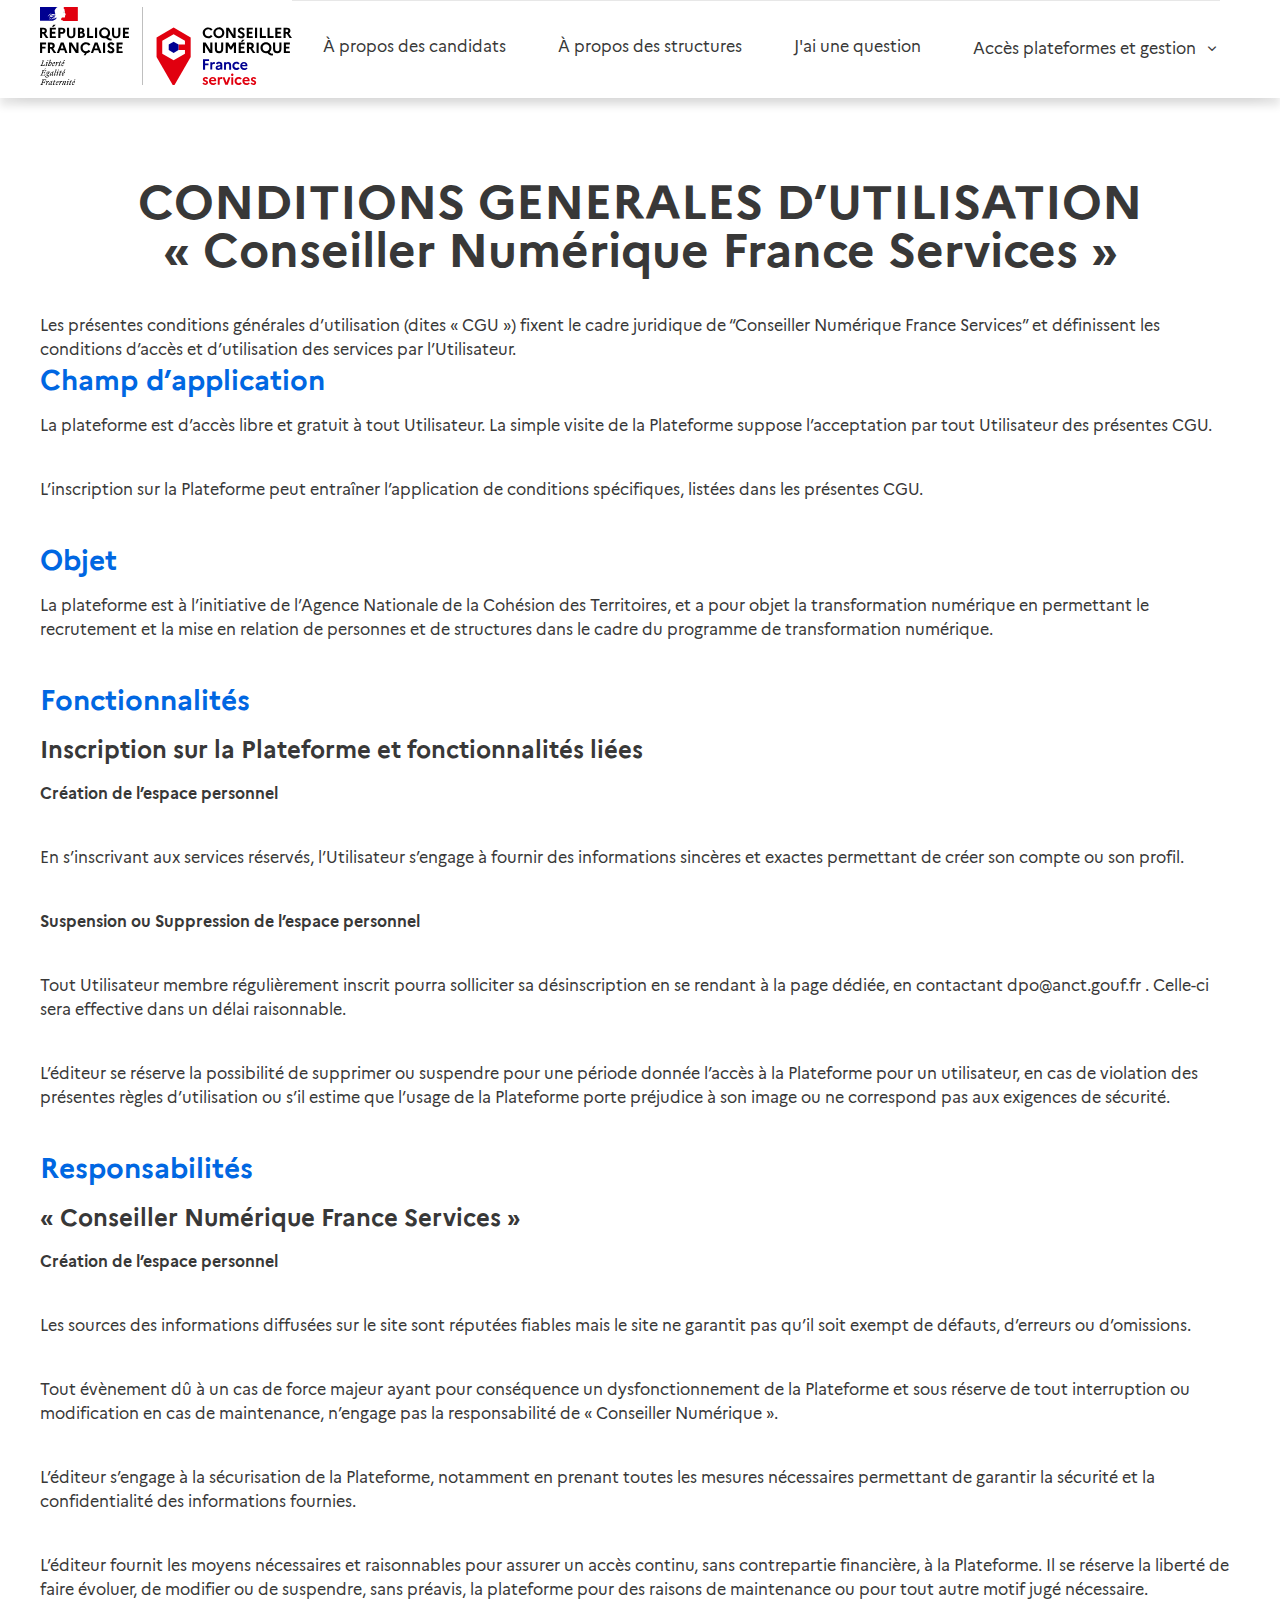
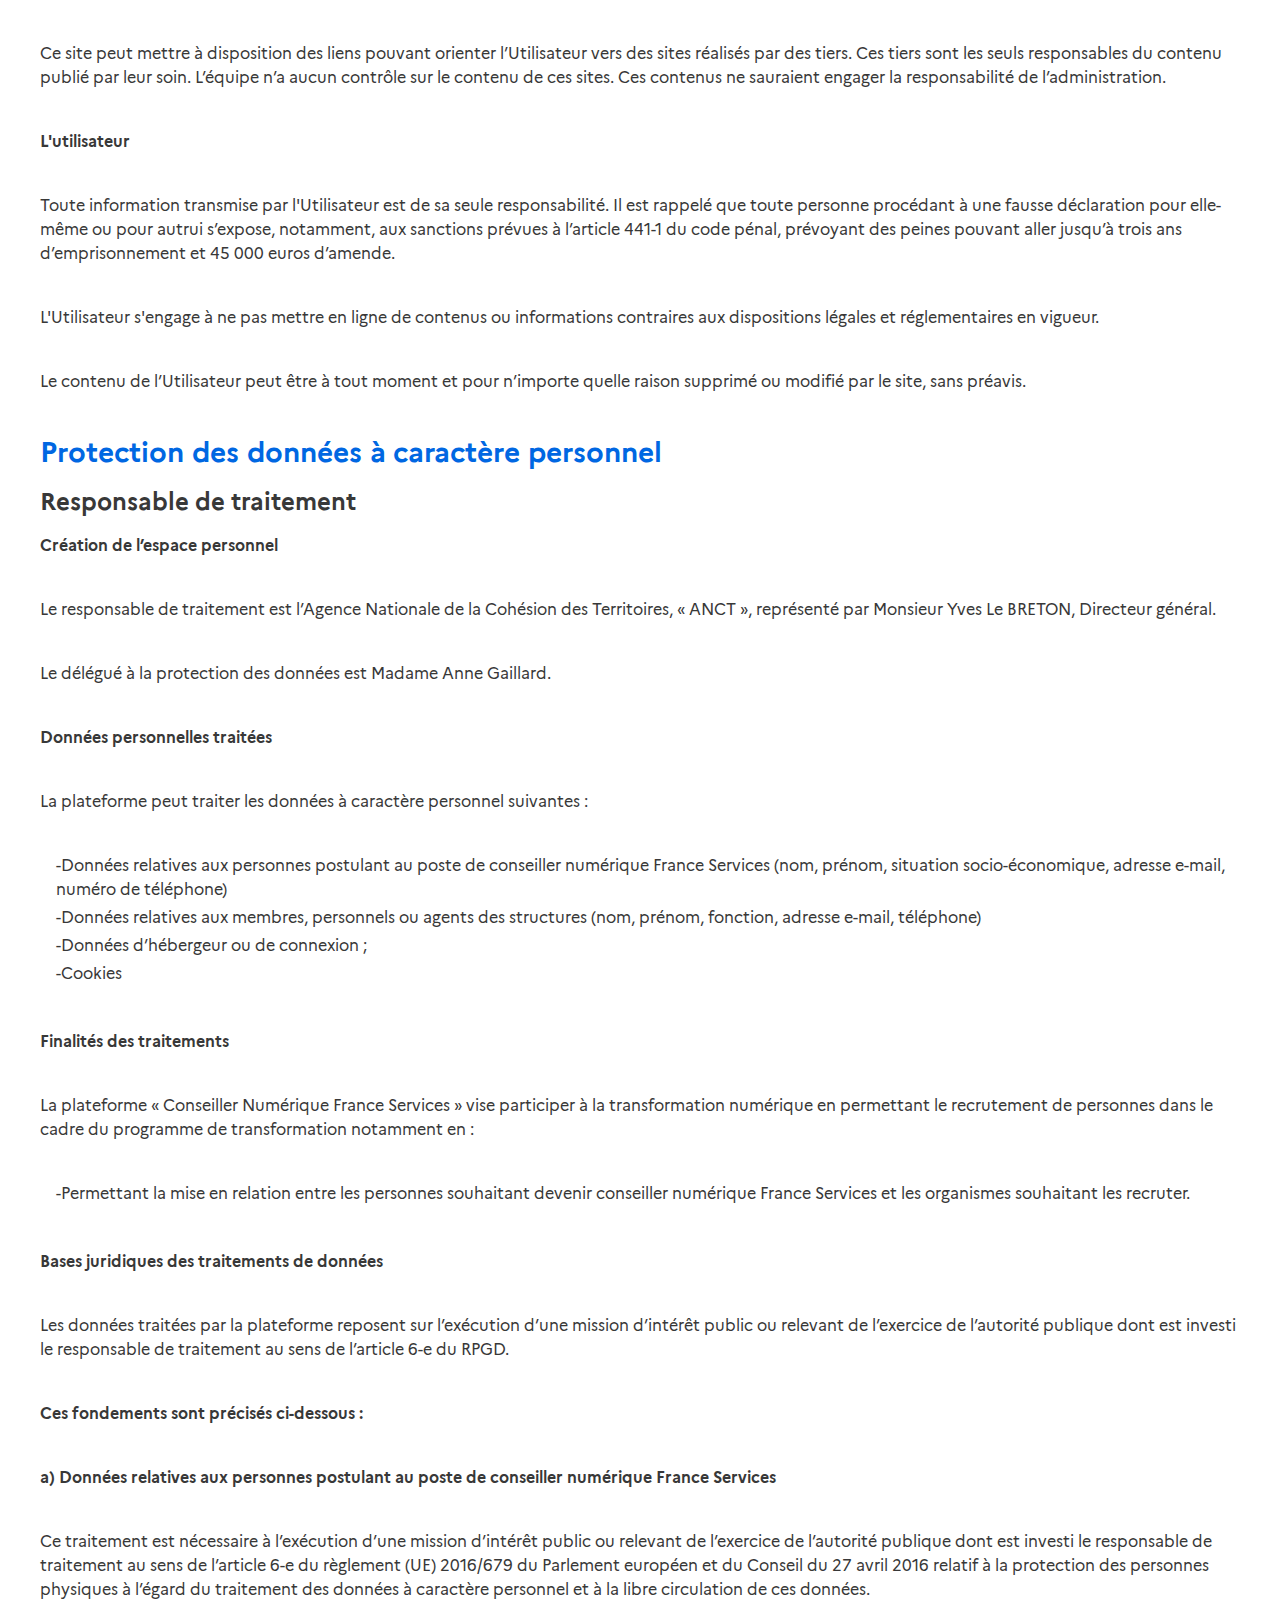
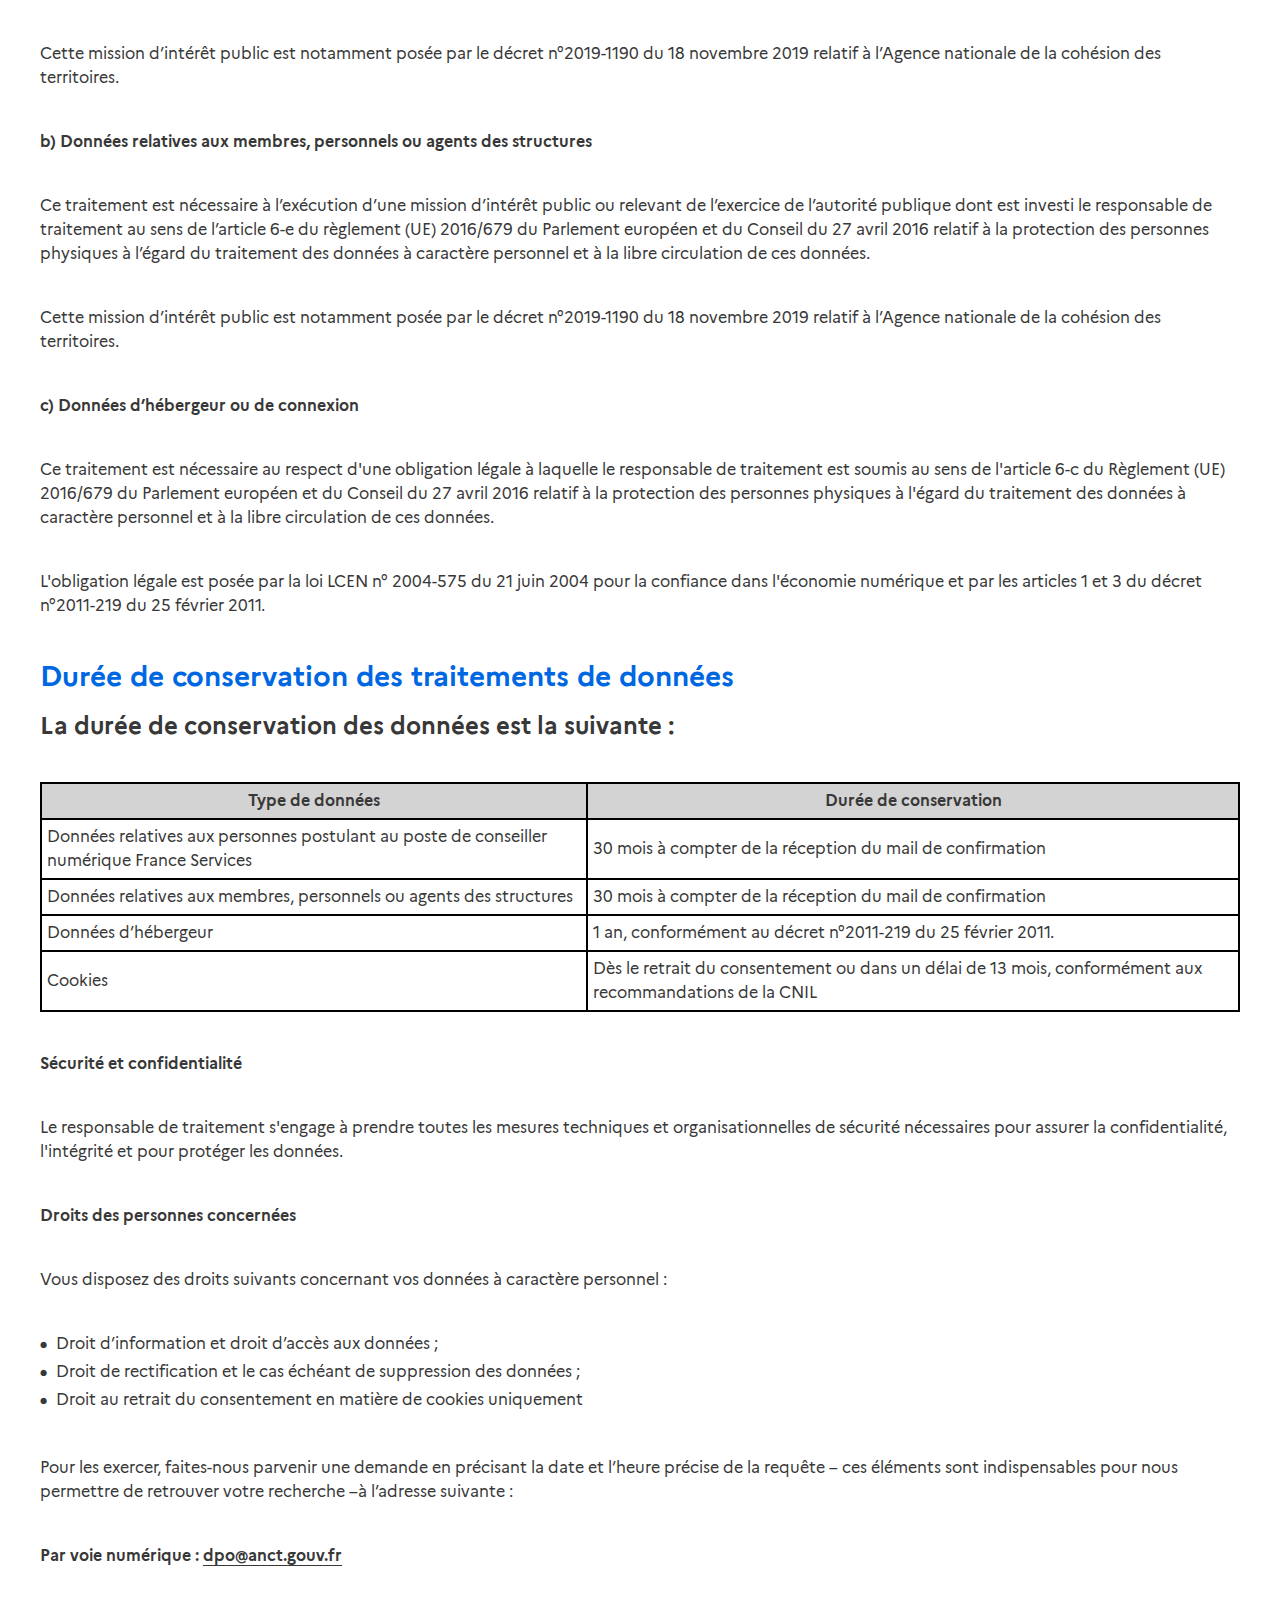
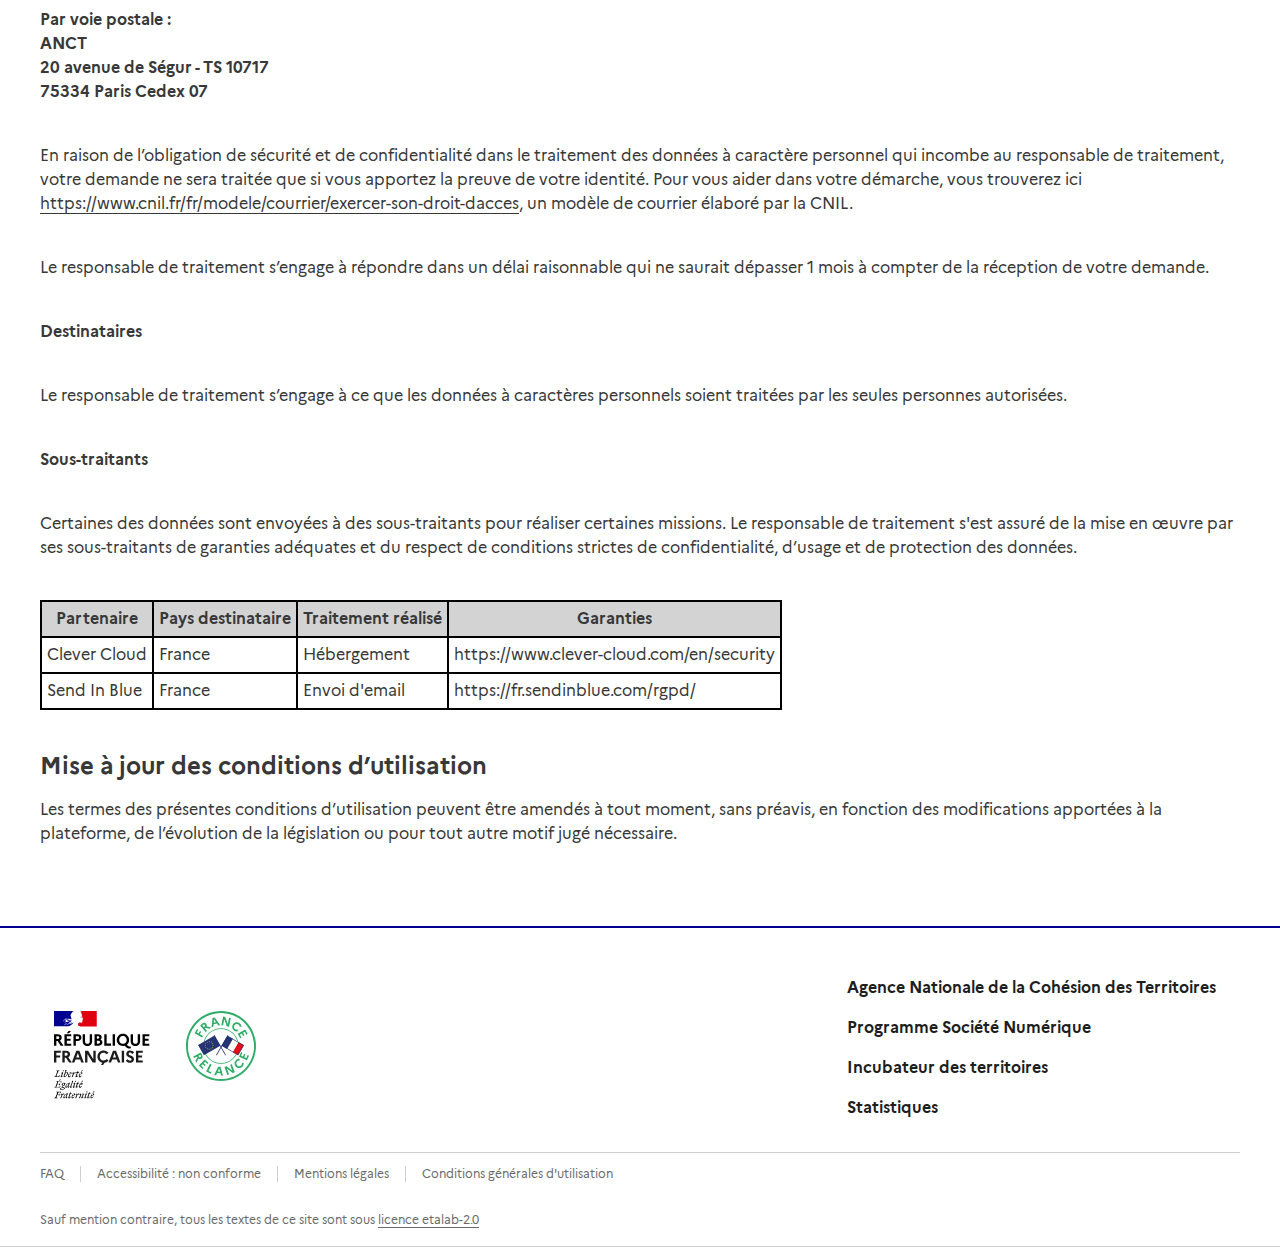
<file: cgu.html>
<!doctype html>
<html lang="fr">

<head>
    <meta charset="utf-8">
    <meta name="viewport" content="width=device-width, initial-scale=1, shrink-to-fit=no">

    <meta content="IE=edge,chrome=1" http-equiv="X-UA-Compatible" />
    <meta http-equiv="Content-Type" content="text/html; charset=utf-8" />

    <link href="https://www.gouvernement.fr/sites/all/themes/custom/gouvernement/img/apple/touch-icon-ipad.png"
        rel="apple-touch-icon" sizes="76x76" />
    <link href="https://www.gouvernement.fr/sites/all/themes/custom/gouvernement/img/apple/touch-icon-iphone.png"
        rel="apple-touch-icon" />
    <meta name="twitter:image"
        content="https://www.gouvernement.fr/sites/all/themes/custom/gouvernement/img/thumbnail_site.png" />
    <meta name="robots" content="noarchive" />
    <meta name="twitter:description"
        content="Sur une durée de deux ans, l&rsquo;État finance la formation et le déploiement de 4 000 Conseillers numériques France Services." />
    <link rel="icon" href="assets/img/icones/favicon-32.png" type="image/png" sizes="32x32" />
    <link rel="icon" href="assets/img/icones/favicon-64.png" type="image/png" sizes="64x64" />
    <link rel="icon" href="assets/img/icones/conseiller-numerique.svg" />
    <link rel="icon" href="assets/img/icones/conseiller-numerique.png" type="image/png" />

    <meta name="description"
        content="Sur une durée de deux ans, l&rsquo;État finance la formation et le déploiement de 4 000 Conseillers numériques France Services." />
    <meta name="twitter:title" content="Conseiller numérique France Services" />
    <meta property="og:image" content="assets/img/thumbnail_site.png" />
    <meta property="og:url" content="https://www.conseiller-numerique.gouv.fr" />
    <meta property="og:title" content="Accueil" />
    <link rel="shortcut icon" href="assets/img/icones/favicon-32-64-128-256.ico" type="image/x-icon" />
    <meta property="og:description"
        content="Sur une durée de deux ans, l&rsquo;État finance la formation et le déploiement de 4 000 Conseillers numériques France Services." />
    <meta property="fb:app_id" content="" />
    <meta name="twitter:card" content="summary_large_image" />
    <meta property="og:type" content="website" />
    <meta property="og:locale" content="fr_FR" />
    <meta property="og:site_name" content="Conseiller numérique France Services" />
    <meta name="twitter:url" content="https://www.conseiller.numerique.gouv.fr" />

    <link rel="stylesheet" href="css/dsfr.min.css">
    <link rel="stylesheet" href="css/style.css">
    <title>Conseiller numérique France Services</title>
</head>

<body>
  <!--HEADER-->
  <header role="banner" class="fr-header">
    <div class="fr-container">
      <div class="fr-header__body-row">
        <div class="fr-header__brand">
          <a href="/" title="République française">
              <img src="assets/img/logos/logo-rf-conseiller-numerique.svg" alt="République Française. Liberté Égalité Fraternité." class="header__logo-fr">
          </a>
        </div>
        <div class="fr-header__navbar">
          <button class="fr-btn--menu fr-btn" data-fr-opened="false" aria-controls="modal-menu" aria-haspopup="menu" title="Menu" id="fr-btn-menu-mobile-4">
              Menu
          </button>
        </div>
        <div class="fr-header__menu fr-modal" id="modal-menu">
          <button class="fr-link--close fr-link" aria-controls="modal-menu">Fermer</button>
          <nav class="fr-nav" role="navigation" aria-label="Menu principal">
            <ul class="fr-nav__list">
              <li class="fr-nav__item">
                <a href="aide-candidat" class="fr-custom-link fr-md-position-link" target="_self">À propos des candidats</a>
              </li>
              <li class="fr-nav__item">
                <a href="aide-structure" class="fr-custom-link fr-md-position-link" target="_self">À propos des structures</a>
              </li>
              <li class="fr-nav__item">
                <a href="https://aide.conseiller-numerique.gouv.fr/fr/" class="fr-custom-link fr-md-position-link" target="_self">J'ai une question</a>
              </li>
              <li class="fr-nav__item">
                <button class="fr-nav__btn fr-custom-link" aria-expanded="false" aria-controls="menu-liens-espaces" aria-current="true">
                  Accès plateformes et gestion
                </button>
                  <div class="fr-collapse fr-menu" id="menu-liens-espaces">
                    <ul class="fr-menu__list">
                      <li>
                        <a class="fr-nav__link" href="https://coop.conseiller-numerique.gouv.fr/login" target="_self">
                          Connexion à l&rsquo;espace Coop<br/>
                          <span class="sous-titre-lien">Conseillers numériques France Services</span>
                        </a>
                      </li>
                      <li>
                        <a class="fr-nav__link" href="https://candidat.conseiller-numerique.gouv.fr/login" target="_self">
                          Connexion à l&rsquo;espace Candidats<br/>
                          <span class="sous-titre-lien">Dossier personnel de candidature</span>
                        </a>
                      </li>
                      <li>
                        <a class="fr-nav__link" href="https://admin.conseiller-numerique.gouv.fr/login?role=structure" target="_self">
                          Connexion à l&rsquo;espace structures<br/>
                          <span class="sous-titre-lien">Gestion des candidatures par les recruteurs</span>
                        </a>
                      </li>
                      <li>
                        <a class="fr-nav__link" href="https://admin.conseiller-numerique.gouv.fr/login?role=prefet" target="_self">
                          Connexion à l&rsquo;espace Préfet<br/>
                          <span class="sous-titre-lien">Gestion des dossiers de structures</span>
                        </a>
                      </li>
                    </ul>
                  </div>
                </li>
              </ul>
            </nav>
          </div>
        </div>
      </div>
    </div>
  </header>

    <!-- À PROPOS -->
    <div class="fr-container fr-mb-10w">
        <div class="fr-grid-row fr-grid-row--gutter">
            <div class="fr-col-12 texte-centre">
                <h2 class="fr-h1 fr-mt-10w fr-mb-5w">CONDITIONS GENERALES D&rsquo;UTILISATION<br />
                    « Conseiller Numérique France Services »
                    </h2>
            </div>
            <div>
                Les présentes conditions générales d&rsquo;utilisation (dites « CGU ») fixent le cadre juridique de “Conseiller Numérique France Services” et définissent les conditions d&rsquo;accès et d&rsquo;utilisation des services par l&rsquo;Utilisateur.
            </div>
            <div>
                <div class="fr-grid-row fr-grid-row--gutter">
                    <h3 class="bleu-secondaire">Champ d&rsquo;application</h3>
                </div>
                <p>
                    La plateforme est d&rsquo;accès libre et gratuit à tout Utilisateur. La simple visite de la Plateforme suppose l&rsquo;acceptation par tout Utilisateur des présentes CGU.
                </p>
                <p>
                    L&rsquo;inscription sur la Plateforme peut entraîner l&rsquo;application de conditions spécifiques, listées dans les présentes CGU.
                </p>
            </div>
        </div>

        <div>
            <div class="fr-grid-row fr-grid-row--gutter">
                <h3 class="bleu-secondaire">Objet</h3>
            </div>
            <p>
                La plateforme est à l&rsquo;initiative de l&rsquo;Agence Nationale de la Cohésion des Territoires, et a pour objet la transformation numérique en permettant le recrutement et la mise en relation de personnes et de structures dans le cadre du programme de transformation numérique.
            </p>
        </div>

        <div>
            <div class="fr-grid-row fr-grid-row--gutter">
                <h3 class="bleu-secondaire">Fonctionnalités</h3>
            </div>
            <h4>Inscription sur la Plateforme et fonctionnalités liées</h4>
            <p>
                <strong>Création de l&rsquo;espace personnel</strong>
            </p>
            <p>
                En s&rsquo;inscrivant aux services réservés, l&rsquo;Utilisateur s&rsquo;engage à fournir des informations sincères et exactes permettant de créer son compte ou son profil.
            </p>
            <p>
                <strong>Suspension ou Suppression de l&rsquo;espace personnel</strong>
            </p>
            <p>
                Tout Utilisateur membre régulièrement inscrit pourra solliciter sa désinscription en se rendant à la page dédiée, en contactant dpo@anct.gouf.fr . Celle-ci sera effective dans un délai raisonnable.
            </p>
            <p>
                L&rsquo;éditeur se réserve la possibilité de supprimer ou suspendre pour une période donnée l&rsquo;accès à la Plateforme pour un utilisateur, en cas de violation des présentes règles d&rsquo;utilisation ou s&rsquo;il estime que l&rsquo;usage de la Plateforme porte préjudice à son image ou ne correspond pas aux exigences de sécurité.
            </p>
        </div>

        <div>
            <div class="fr-grid-row fr-grid-row--gutter">
                <h3 class="bleu-secondaire">Responsabilités</h3>
            </div>
            <h4>« Conseiller Numérique France Services »</h4>
            <p>
                <strong>Création de l&rsquo;espace personnel</strong>
            </p>
            <p>Les sources des informations diffusées sur le site sont réputées fiables mais le site ne garantit pas qu&rsquo;il soit
                exempt de défauts, d&rsquo;erreurs ou d&rsquo;omissions.
            </p>
            <p>
                Tout évènement dû à un cas de force majeur ayant pour conséquence un dysfonctionnement de la Plateforme et sous
                réserve de tout interruption ou modification en cas de maintenance, n&rsquo;engage pas la responsabilité de « Conseiller
                Numérique ».
            </p>
            <p>
                L&rsquo;éditeur s&rsquo;engage à la sécurisation de la Plateforme, notamment en prenant toutes les mesures nécessaires
                permettant de garantir la sécurité et la confidentialité des informations fournies.
            </p>
            <p>
                L&rsquo;éditeur fournit les moyens nécessaires et raisonnables pour assurer un accès continu, sans contrepartie
                financière, à la Plateforme. Il se réserve la liberté de faire évoluer, de modifier ou de suspendre, sans préavis,
                la plateforme pour des raisons de maintenance ou pour tout autre motif jugé nécessaire.
            </p>
            <p>
                Ce site peut mettre à disposition des liens pouvant orienter l&rsquo;Utilisateur vers des sites réalisés par des tiers.
                Ces tiers sont les seuls responsables du contenu publié par leur soin. L&rsquo;équipe n&rsquo;a aucun contrôle sur le contenu de
                ces sites. Ces contenus ne sauraient engager la responsabilité de l&rsquo;administration.
            </p>
            <p>
                <strong>L'utilisateur</strong>
            </p>
            <p>
                Toute information transmise par l'Utilisateur est de sa seule responsabilité. Il est rappelé que toute personne procédant à une fausse déclaration pour elle-même ou pour autrui s&rsquo;expose, notamment, aux sanctions prévues à l&rsquo;article 441-1 du code pénal, prévoyant des peines pouvant aller jusqu&rsquo;à trois ans d&rsquo;emprisonnement et 45 000 euros d&rsquo;amende.
            </p>
            <p>
                L'Utilisateur s'engage à ne pas mettre en ligne de contenus ou informations contraires aux dispositions légales et réglementaires en vigueur.
            </p>
            <p>
                Le contenu de l&rsquo;Utilisateur peut être à tout moment et pour n&rsquo;importe quelle raison supprimé ou modifié par le site, sans préavis.
            </p>
        </div>

        <div>
            <div class="fr-grid-row fr-grid-row--gutter">
                <h3 class="bleu-secondaire">Protection des données à caractère personnel</h3>
            </div>
            <h4>Responsable de traitement</h4>
            <p>
                <strong>Création de l&rsquo;espace personnel</strong>
            </p>
            <p>Le responsable de traitement est l&rsquo;Agence Nationale de la Cohésion des Territoires, « ANCT », représenté par Monsieur
                Yves Le BRETON, Directeur général.
            </p>
            <p>
                Le délégué à la protection des données est Madame Anne Gaillard.
            </p>
            <p>
                <strong>Données personnelles traitées</strong>
            </p>
            <p>La plateforme peut traiter les données à caractère personnel suivantes :
                <ul class="list-dash">
                    <li>Données relatives aux personnes postulant au poste de conseiller numérique France Services (nom, prénom, situation socio-économique, adresse e-mail, numéro de téléphone)</li>
                    <li>Données relatives aux membres, personnels ou agents des structures (nom, prénom, fonction, adresse e-mail, téléphone)</li>
                    <li>Données d&rsquo;hébergeur ou de connexion ;</li>
                    <li>Cookies</li>
                </ul>
            </p>
            <p>
                <strong>Finalités des traitements</strong>
            </p>
            <p>
                La plateforme « Conseiller Numérique France Services » vise participer à la transformation numérique en permettant le recrutement de personnes dans le cadre du programme de transformation notamment en :
                <ul class="list-dash">
                    <li>Permettant la mise en relation entre les personnes souhaitant devenir conseiller numérique France Services et les organismes souhaitant les recruter.</li>
                </ul>
            </p>
            <p>
                <strong>Bases juridiques des traitements de données</strong>
            </p>
            <p>
                Les données traitées par la plateforme reposent sur l&rsquo;exécution d&rsquo;une mission d&rsquo;intérêt public ou relevant de l&rsquo;exercice de l&rsquo;autorité publique dont est investi le responsable de traitement au sens de l&rsquo;article 6-e du RPGD.
            </p>
            <p>
                <strong>Ces fondements sont précisés ci-dessous :</strong>
            </p>
            <p>
                <strong>a) Données relatives aux personnes postulant au poste de conseiller numérique France Services</strong>
            </p>
            <p>
                Ce traitement est nécessaire à l&rsquo;exécution d&rsquo;une mission d&rsquo;intérêt public ou relevant de l&rsquo;exercice de l&rsquo;autorité publique dont est investi le responsable de traitement au sens de l&rsquo;article 6-e du règlement (UE) 2016/679 du Parlement européen et du Conseil du 27 avril 2016 relatif à la protection des personnes physiques à l&rsquo;égard du traitement des données à caractère personnel et à la libre circulation de ces données.
            </p>
            <p>
                Cette mission d&rsquo;intérêt public est notamment posée par le décret n°2019-1190 du 18 novembre 2019 relatif à l&rsquo;Agence nationale de la cohésion des territoires.
            </p>
            <p>
                <strong>b) Données relatives aux membres, personnels ou agents des structures </strong>
            </p>
            <p>
                Ce traitement est nécessaire à l&rsquo;exécution d&rsquo;une mission d&rsquo;intérêt public ou relevant de l&rsquo;exercice de l&rsquo;autorité publique dont est investi le responsable de traitement au sens de l&rsquo;article 6-e du règlement (UE) 2016/679 du Parlement européen et du Conseil du 27 avril 2016 relatif à la protection des personnes physiques à l&rsquo;égard du traitement des données à caractère personnel et à la libre circulation de ces données.
            </p>
            <p>
                Cette mission d&rsquo;intérêt public est notamment posée par le décret n°2019-1190 du 18 novembre 2019 relatif à l&rsquo;Agence nationale de la cohésion des territoires.
            </p>
            <p>
                <strong>c) Données d&rsquo;hébergeur ou de connexion</strong>
            </p>
            <p>
                Ce traitement est nécessaire au respect d'une obligation légale à laquelle le responsable de traitement est soumis au sens de l'article 6-c du Règlement (UE) 2016/679 du Parlement européen et du Conseil du 27 avril 2016 relatif à la protection des personnes physiques à l'égard du traitement des données à caractère personnel et à la libre circulation de ces données.
            </p>
            <p>
                L'obligation légale est posée par la loi LCEN n° 2004-575 du 21 juin 2004 pour la confiance dans l'économie numérique et par les articles 1 et 3 du décret n°2011-219 du 25 février 2011.
            </p>
        </div>

        <div>
            <div class="fr-grid-row fr-grid-row--gutter">
                <h3 class="bleu-secondaire">Durée de conservation des traitements de données</h3>
            </div>
            <h4>La durée de conservation des données est la suivante :</h4>
            <p>
                <table class="conservation">
                    <tr>
                        <th>
                            Type de données
                        </th>
                        <th>
                            Durée de conservation
                        </th>
                    </tr>
                    <tr>
                        <td>Données relatives aux personnes postulant au poste de conseiller numérique France Services</td>
                        <td>30 mois à compter de la réception du mail de confirmation</td>
                    </tr>
                    <tr>
                        <td>Données relatives aux membres, personnels ou agents des structures</td>
                        <td>30 mois à compter de la réception du mail de confirmation</td>
                    </tr>
                    <tr>
                        <td>Données d&rsquo;hébergeur</td>
                        <td>1 an, conformément au décret n°2011-219 du 25 février 2011.</td>
                    </tr>
                    <tr>
                        <td>Cookies</td>
                        <td>Dès le retrait du consentement ou dans un délai de 13 mois, conformément aux recommandations de la CNIL</td>
                    </tr>
                </table>
            </p>
            <p>
                <strong>Sécurité et confidentialité</strong>
            </p>
            <p>
                Le responsable de traitement s'engage à prendre toutes les mesures techniques et organisationnelles de sécurité nécessaires pour assurer la confidentialité, l'intégrité et pour protéger les données.
            </p>
            <p>
                <strong>Droits des personnes concernées</strong>
            </p>
            <p>
                Vous disposez des droits suivants concernant vos données à caractère personnel :
                <ul>
                    <li>Droit d&rsquo;information et droit d&rsquo;accès aux données ;</li>
                    <li>Droit de rectification et le cas échéant de suppression des données ;</li>
                    <li>Droit au retrait du consentement en matière de cookies uniquement</li>
                </ul>
            </p>
            <p>
                Pour les exercer, faites-nous parvenir une demande en précisant la date et l&rsquo;heure précise de la requête – ces éléments sont indispensables pour nous permettre de retrouver votre recherche –à l&rsquo;adresse suivante :
            </p>
            <p>
                <strong>Par voie numérique : <a href="mailto:dpo@anct.gouv.fr">dpo@anct.gouv.fr</a></strong>
            </p>
            <p>
                <strong>Par voie postale :</strong>
                <br />
                <strong>ANCT</strong><br />
                <strong>20 avenue de Ségur - TS 10717 </strong><br />
                <strong>75334 Paris Cedex 07</strong>
            </p>
            <p>
                En raison de l&rsquo;obligation de sécurité et de confidentialité dans le traitement des données à caractère personnel qui incombe au responsable de traitement, votre demande ne sera traitée que si vous apportez la preuve de votre identité.
Pour vous aider dans votre démarche, vous trouverez ici <a href="https://www.cnil.fr/fr/modele/courrier/exercer-son-droit-dacces">https://www.cnil.fr/fr/modele/courrier/exercer-son-droit-dacces</a>, un modèle de courrier élaboré par la CNIL.
            </p>
            <p>
                Le responsable de traitement s&rsquo;engage à répondre dans un délai raisonnable qui ne saurait dépasser 1 mois à compter de la réception de votre demande.
            </p>
            <p><strong>Destinataires</strong></p>
            <p>
                Le responsable de traitement s&rsquo;engage à ce que les données à caractères personnels soient traitées par les seules personnes autorisées.
            </p>
            <p><strong>Sous-traitants</strong></p>
            <p>
                Certaines des données sont envoyées à des sous-traitants pour réaliser certaines missions. Le responsable de traitement s'est assuré de la mise en œuvre par ses sous-traitants de garanties adéquates et du respect de conditions strictes de confidentialité, d&rsquo;usage et de protection des données.

                <table class="conservation">
                    <tr>
                        <th>
                            Partenaire
                        </th>
                        <th>
                            Pays destinataire
                        </th>
                        <th>
                            Traitement réalisé
                        </th>
                        <th>
                            Garanties
                        </th>
                    </tr>
                    <tr>
                        <td>Clever Cloud</td>
                        <td>France</td>
                        <td>Hébergement</td>
                        <td>https://www.clever-cloud.com/en/security </td>
                    </tr>
                    <tr>
                        <td>Send In Blue</td>
                        <td>France</td>
                        <td>Envoi d'email</td>
                        <td>https://fr.sendinblue.com/rgpd/</td>
                    </tr>
                </table>
            </p>
            <h4>Mise à jour des conditions d&rsquo;utilisation</h4>
            <p>
                Les termes des présentes conditions d&rsquo;utilisation peuvent être amendés à tout moment, sans préavis, en fonction des modifications apportées à la plateforme, de l&rsquo;évolution de la législation ou pour tout autre motif jugé nécessaire.
            </p>
        </div>
    </div>

<!--FOOTER-->
<footer class="fr-footer" role="contentinfo" id="footer">
  <div class="fr-container">
    <div class="fr-footer__body">
      <div class="fr-footer__brand" style="padding-left: 0.9rem;">
        <div class="fr-footer__brand fr-sur-mesure" style="flex-basis: auto;">
          <a href="/" title="République française" style="box-shadow: none;">
              <img src="assets/img/logos/logoRF.svg" width="96px" alt="République Française. Liberté Égalité Fraternité." class="header__logo-rf">
          </a>
        </div>
        <div class="fr-footer__operator logo-conseiller-numerique-footer">
          <img src="assets/img/logos/logo-france-relance-alt.svg" alt="logo France Relance" style="height: 70px; margin-bottom: 7px">
        </div>
      </div>
      <div class="fr-footer__content" style="display: flex; justify-content: flex-end;">
        <ul class="fr-footer__content-list" style="flex-direction: column;">
            <li class="fr-footer__content-item">
                <a class="fr-footer__content-link" href="https://agence-cohesion-territoires.gouv.fr">
                  Agence Nationale de la Cohésion des Territoires</a>
            </li>
            <li class="fr-footer__content-item">
                <a class="fr-footer__content-link" href="https://societenumerique.gouv.fr">
                  Programme Société Numérique
                </a>
            </li>
            <li class="fr-footer__content-item">
                <a class="fr-footer__content-link" href="https://incubateur.anct.gouv.fr">
                  Incubateur des territoires
                </a>
            </li>
            <li class="fr-footer__content-item">
                <a class="fr-footer__content-link" href="https://metabase.conseiller-numerique.gouv.fr/public/dashboard/446208c4-cae2-4c0c-be19-44cb14ce7d06">
                  Statistiques
                </a>
            </li>
        </ul>
    </div>

    </div>
    <div class="fr-footer__bottom">
      <ul class="fr-footer__bottom-list">
          <li class="fr-footer__bottom-item">
              <a class="fr-footer__bottom-link" href="https://aide.conseiller-numerique.gouv.fr/fr/">FAQ</a>
          </li>
          <li class="fr-footer__bottom-item">
              <a class="fr-footer__bottom-link" href="accessibilite">Accessibilité : non conforme</a>
          </li>
          <li class="fr-footer__bottom-item">
              <a class="fr-footer__bottom-link" href="mentions-legales">Mentions légales</a>
          </li>
          <li class="fr-footer__bottom-item">
              <a class="fr-footer__bottom-link" href="https://cdn.conseiller-numerique.gouv.fr/CGU-Donn%C3%A9es_personnellesConseiller_Num%C3%A9rique.pdf">Conditions générales d'utilisation</a>
          </li>
      </ul>
      <div class="fr-footer__bottom-copy">
          <p>Sauf mention contraire, tous les textes de ce site sont sous <a href="https://github.com/etalab/licence-ouverte/blob/master/LO.md" target="_blank" rel="noreferrer">licence etalab-2.0</a>
          </p>
      </div>
  </div>
  </div>
</footer>

    <!-- Matomo -->
    <script type="text/javascript">
        var _paq = window._paq || [];
        /* tracker methods like "setCustomDimension" should be called before "trackPageView" */
        _paq.push(['trackPageView']);
        _paq.push(['enableLinkTracking']);
        (function () {
            var u = "https://stats.data.gouv.fr/";
            _paq.push(['setTrackerUrl', u + 'matomo.php']);
            _paq.push(['setSiteId', '147']);
            var d = document, g = d.createElement('script'), s = d.getElementsByTagName('script')[0];
            g.type = 'text/javascript'; g.async = true; g.defer = true; g.src = u + 'matomo.js'; s.parentNode.insertBefore(g, s);
        })();
    </script>
    <!-- End Matomo Code -->

    <script src="js/html5shiv.min.js"></script>
    <script type="module" src="js/dsfr.module.min.js"></script>
    <script type="text/javascript" nomodule src="js/dsfr.nomodule.min.js"></script>
</body>

</html>
</file>
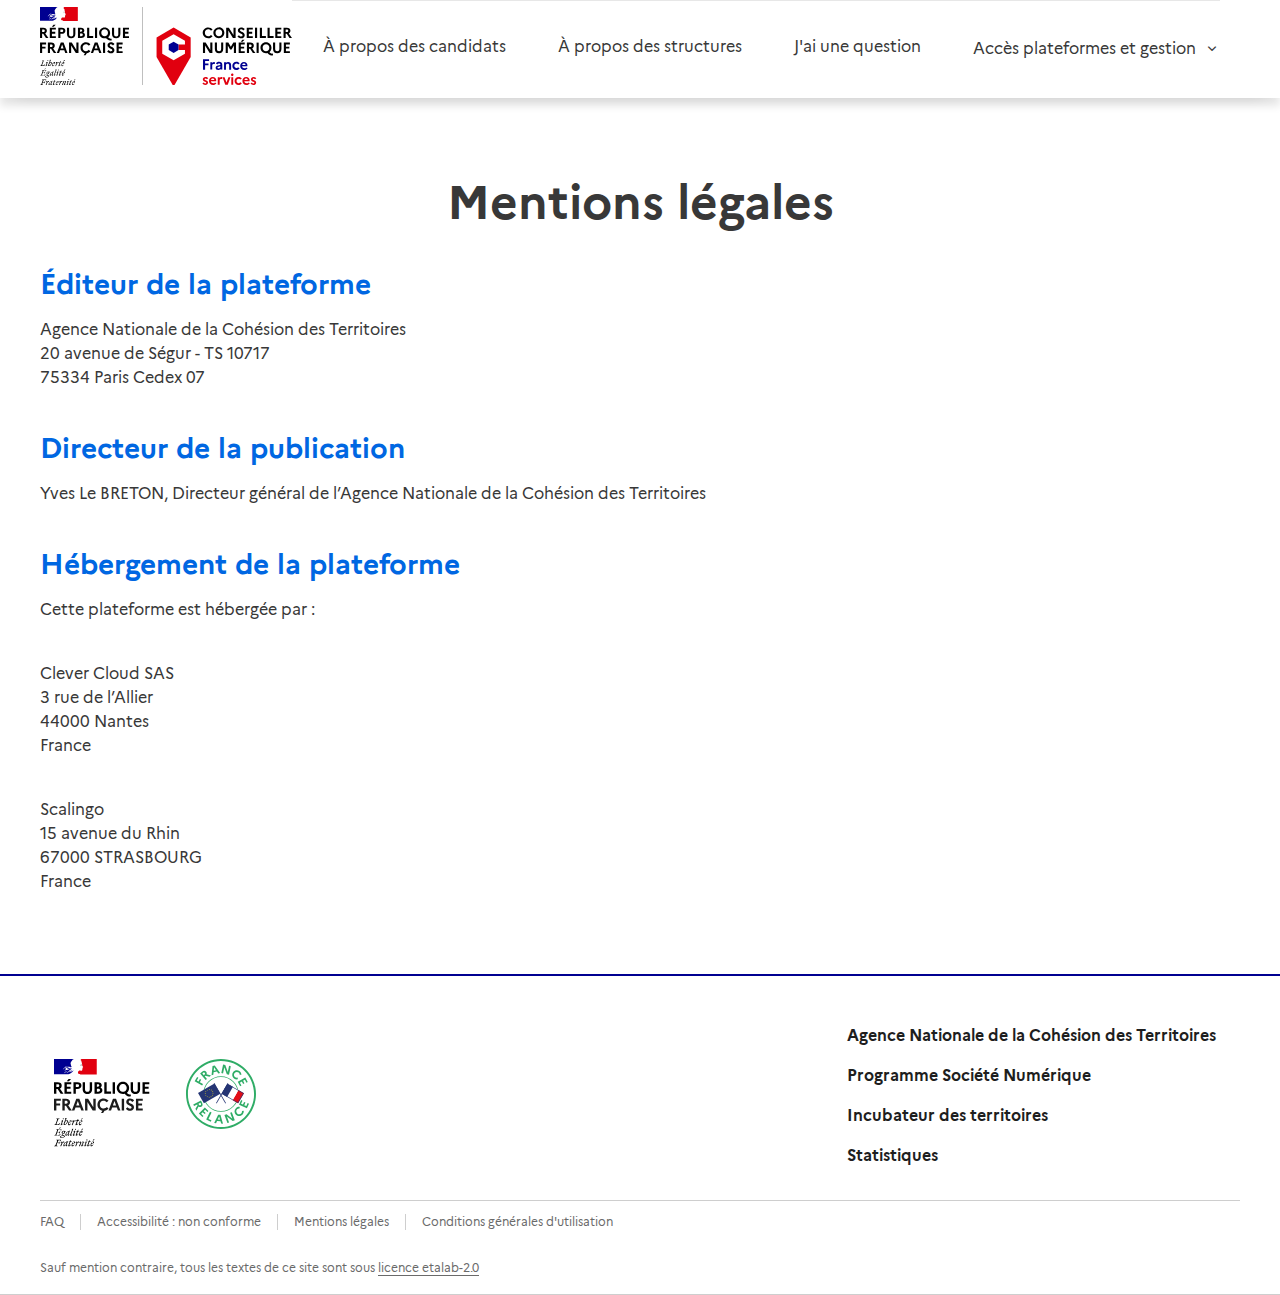
<file: mentions-legales.html>
<!doctype html>
<html lang="fr">

<head>
    <meta charset="utf-8">
    <meta name="viewport" content="width=device-width, initial-scale=1, shrink-to-fit=no">

    <meta content="IE=edge,chrome=1" http-equiv="X-UA-Compatible" />
    <meta http-equiv="Content-Type" content="text/html; charset=utf-8" />

    <link href="https://www.gouvernement.fr/sites/all/themes/custom/gouvernement/img/apple/touch-icon-ipad.png"
        rel="apple-touch-icon" sizes="76x76" />
    <link href="https://www.gouvernement.fr/sites/all/themes/custom/gouvernement/img/apple/touch-icon-iphone.png"
        rel="apple-touch-icon" />
    <meta name="twitter:image"
        content="https://www.gouvernement.fr/sites/all/themes/custom/gouvernement/img/thumbnail_site.png" />
    <meta name="robots" content="noarchive" />
    <meta name="twitter:description"
        content="Sur une durée de deux ans, l&rsquo;État finance la formation et le déploiement de 4 000 Conseillers numériques France Services." />
    <link rel="icon" href="assets/img/icones/favicon-32.png" type="image/png" sizes="32x32" />
    <link rel="icon" href="assets/img/icones/favicon-64.png" type="image/png" sizes="64x64" />
    <link rel="icon" href="assets/img/icones/conseiller-numerique.svg" />
    <link rel="icon" href="assets/img/icones/conseiller-numerique.png" type="image/png" />

    <meta name="description"
        content="Sur une durée de deux ans, l&rsquo;État finance la formation et le déploiement de 4 000 Conseillers numériques France Services." />
    <meta name="twitter:title" content="Conseiller numérique France Services" />
    <meta property="og:image" content="assets/img/thumbnail_site.png" />
    <meta property="og:url" content="https://www.conseiller-numerique.gouv.fr" />
    <meta property="og:title" content="Accueil" />
    <link rel="shortcut icon" href="assets/img/icones/favicon-32-64-128-256.ico" type="image/x-icon" />
    <meta property="og:description"
        content="Sur une durée de deux ans, l&rsquo;État finance la formation et le déploiement de 4 000 Conseillers numériques France Services." />
    <meta property="fb:app_id" content="" />
    <meta name="twitter:card" content="summary_large_image" />
    <meta property="og:type" content="website" />
    <meta property="og:locale" content="fr_FR" />
    <meta property="og:site_name" content="Conseiller numérique France Services" />
    <meta name="twitter:url" content="https://www.conseiller.numerique.gouv.fr" />

    <link rel="stylesheet" href="css/dsfr.min.css">
    <link rel="stylesheet" href="css/style.css">
    <title>Conseiller numérique France Services</title>
</head>

<body>

  <!--HEADER-->
  <header role="banner" class="fr-header">
    <div class="fr-container">
      <div class="fr-header__body-row">
        <div class="fr-header__brand">
          <a href="/" title="République française">
              <img src="assets/img/logos/logo-rf-conseiller-numerique.svg" alt="République Française. Liberté Égalité Fraternité." class="header__logo-fr">
          </a>
        </div>
        <div class="fr-header__navbar">
          <button class="fr-btn--menu fr-btn" data-fr-opened="false" aria-controls="modal-menu" aria-haspopup="menu" title="Menu" id="fr-btn-menu-mobile-4">
              Menu
          </button>
        </div>
        <div class="fr-header__menu fr-modal" id="modal-menu">
          <button class="fr-link--close fr-link" aria-controls="modal-menu">Fermer</button>
          <nav class="fr-nav" role="navigation" aria-label="Menu principal">
            <ul class="fr-nav__list">
              <li class="fr-nav__item">
                <a href="aide-candidat" class="fr-custom-link fr-md-position-link" target="_self">À propos des candidats</a>
              </li>
              <li class="fr-nav__item">
                <a href="aide-structure" class="fr-custom-link fr-md-position-link" target="_self">À propos des structures</a>
              </li>
              <li class="fr-nav__item">
                <a href="https://aide.conseiller-numerique.gouv.fr/fr/" class="fr-custom-link fr-md-position-link" target="_self">J'ai une question</a>
              </li>
              <li class="fr-nav__item">
                <button class="fr-nav__btn fr-custom-link" aria-expanded="false" aria-controls="menu-liens-espaces" aria-current="true">
                  Accès plateformes et gestion
                </button>
                  <div class="fr-collapse fr-menu" id="menu-liens-espaces">
                    <ul class="fr-menu__list">
                      <li>
                        <a class="fr-nav__link" href="https://coop.conseiller-numerique.gouv.fr/login" target="_self">
                          Connexion à l&rsquo;espace Coop<br/>
                          <span class="sous-titre-lien">Conseillers numériques France Services</span>
                        </a>
                      </li>
                      <li>
                        <a class="fr-nav__link" href="https://candidat.conseiller-numerique.gouv.fr/login" target="_self">
                          Connexion à l&rsquo;espace Candidats<br/>
                          <span class="sous-titre-lien">Dossier personnel de candidature</span>
                        </a>
                      </li>
                      <li>
                        <a class="fr-nav__link" href="https://admin.conseiller-numerique.gouv.fr/login?role=structure" target="_self">
                          Connexion à l&rsquo;espace structures<br/>
                          <span class="sous-titre-lien">Gestion des candidatures par les recruteurs</span>
                        </a>
                      </li>
                      <li>
                        <a class="fr-nav__link" href="https://admin.conseiller-numerique.gouv.fr/login?role=prefet" target="_self">
                          Connexion à l&rsquo;espace Préfet<br/>
                          <span class="sous-titre-lien">Gestion des dossiers de structures</span>
                        </a>
                      </li>
                    </ul>
                  </div>
                </li>
              </ul>
            </nav>
          </div>
        </div>
      </div>
    </div>
  </header>

    <!-- À PROPOS -->
    <div class="fr-container fr-mb-10w">
        <div class="fr-grid-row fr-grid-row--gutter">
            <div class="fr-col-12 texte-centre">
                <h2 class="fr-h1 fr-mt-10w fr-mb-5w">Mentions légales</h2>
            </div>
            <div>
                <div class="fr-grid-row fr-grid-row--gutter">
                    <h3 class="bleu-secondaire">&Eacute;diteur de la plateforme</h3>
                </div>
                <p>
                    Agence Nationale de la Cohésion des Territoires<br />
                    20 avenue de Ségur - TS 10717<br />
                    75334 Paris Cedex 07
                </p>
            </div>
        </div>

        <div>
            <div class="fr-grid-row fr-grid-row--gutter">
                <h3 class="bleu-secondaire">Directeur de la publication</h3>
            </div>
            <p>
                Yves Le BRETON, Directeur général de l&rsquo;Agence Nationale de la Cohésion des Territoires
            </p>
        </div>

        <div>
            <div class="fr-grid-row fr-grid-row--gutter">
                <h3 class="bleu-secondaire">Hébergement de la plateforme</h3>
            </div>
            <p>
                Cette plateforme est hébergée par :
            </p>
            <p>
                Clever Cloud SAS<br />
                3 rue de l&rsquo;Allier<br />
                44000 Nantes<br />
                France
            </p>
            <p>
                Scalingo<br />
                15 avenue du Rhin<br />
                67000 STRASBOURG<br />
                France
            </p>
        </div>
    </div>

    <!--FOOTER-->
    <footer class="fr-footer" role="contentinfo" id="footer">
      <div class="fr-container">
        <div class="fr-footer__body">
          <div class="fr-footer__brand" style="padding-left: 0.9rem;">
            <div class="fr-footer__brand fr-sur-mesure" style="flex-basis: auto;">
              <a href="/" title="République française" style="box-shadow: none;">
                  <img src="assets/img/logos/logoRF.svg" width="96px" alt="République Française. Liberté Égalité Fraternité." class="header__logo-rf">
              </a>
            </div>
            <div class="fr-footer__operator logo-conseiller-numerique-footer">
              <img src="assets/img/logos/logo-france-relance-alt.svg" alt="logo France Relance" style="height: 70px; margin-bottom: 7px">
            </div>
          </div>
          <div class="fr-footer__content" style="display: flex; justify-content: flex-end;">
            <ul class="fr-footer__content-list" style="flex-direction: column;">
                <li class="fr-footer__content-item">
                    <a class="fr-footer__content-link" href="https://agence-cohesion-territoires.gouv.fr">
                      Agence Nationale de la Cohésion des Territoires</a>
                </li>
                <li class="fr-footer__content-item">
                    <a class="fr-footer__content-link" href="https://societenumerique.gouv.fr">
                      Programme Société Numérique
                    </a>
                </li>
                <li class="fr-footer__content-item">
                    <a class="fr-footer__content-link" href="https://incubateur.anct.gouv.fr">
                      Incubateur des territoires
                    </a>
                </li>
                <li class="fr-footer__content-item">
                    <a class="fr-footer__content-link" href="https://metabase.conseiller-numerique.gouv.fr/public/dashboard/446208c4-cae2-4c0c-be19-44cb14ce7d06">
                      Statistiques
                    </a>
                </li>
            </ul>
        </div>

        </div>
        <div class="fr-footer__bottom">
          <ul class="fr-footer__bottom-list">
              <li class="fr-footer__bottom-item">
                  <a class="fr-footer__bottom-link" href="https://aide.conseiller-numerique.gouv.fr/fr/">FAQ</a>
              </li>
              <li class="fr-footer__bottom-item">
                  <a class="fr-footer__bottom-link" href="accessibilite">Accessibilité : non conforme</a>
              </li>
              <li class="fr-footer__bottom-item">
                  <a class="fr-footer__bottom-link" href="mentions-legales">Mentions légales</a>
              </li>
              <li class="fr-footer__bottom-item">
                  <a class="fr-footer__bottom-link" href="https://cdn.conseiller-numerique.gouv.fr/CGU-Donn%C3%A9es_personnellesConseiller_Num%C3%A9rique.pdf">Conditions générales d'utilisation</a>
              </li>
          </ul>
          <div class="fr-footer__bottom-copy">
              <p>Sauf mention contraire, tous les textes de ce site sont sous <a href="https://github.com/etalab/licence-ouverte/blob/master/LO.md" target="_blank" rel="noreferrer">licence etalab-2.0</a>
              </p>
          </div>
      </div>
      </div>
    </footer>

    <!-- Matomo -->
    <script type="text/javascript">
        var _paq = window._paq || [];
        /* tracker methods like "setCustomDimension" should be called before "trackPageView" */
        _paq.push(['trackPageView']);
        _paq.push(['enableLinkTracking']);
        (function () {
            var u = "https://stats.data.gouv.fr/";
            _paq.push(['setTrackerUrl', u + 'matomo.php']);
            _paq.push(['setSiteId', '147']);
            var d = document, g = d.createElement('script'), s = d.getElementsByTagName('script')[0];
            g.type = 'text/javascript'; g.async = true; g.defer = true; g.src = u + 'matomo.js'; s.parentNode.insertBefore(g, s);
        })();
    </script>
    <!-- End Matomo Code -->

    <script src="js/html5shiv.min.js"></script>
    <script type="module" src="js/dsfr.module.min.js"></script>
    <script type="text/javascript" nomodule src="js/dsfr.nomodule.min.js"></script>
</body>

</html>
</file>
<file: css/style.css>
/***** LOGO *****/

.fr-sur-mesure {
  flex: none;
  padding-right: 0;
  height: 75px;
}

.break {
  flex-basis: 100%;
  height: 0;
}

.logo-conseiller-numerique-footer {
  height: 75px;
  margin-left: 1.25rem;
}

.logo-conseiller-numerique-footer img:first-child {
  height: 54px;
  font-weight: lighter!important;
}

.header__logo-fr {
	height: 78px;
}

.fr-footer__brand {
  flex-basis: calc(100%/3);
  padding-right: 1rem;
  flex-wrap: wrap;
}

.logo-conseiller-numerique {
  height: 75px;
  margin-left: 1.25rem;
  border-left: 1px solid silver;
}

.logo-conseiller-numerique img:first-child {
  height: 54px;
  font-weight: lighter!important;
  margin-top: 1.2em;
}

/* Surcharge pour le libellé FR */
.fr-logo__title {
	font-size: 1.22em!important;
	letter-spacing: -.06em!important;
  line-height: 1em!important;
}

.logo-france-relance {
  height: 90px;
}

/***** TYPOGRAPHIE *****/

h1 {
  margin: 0;
}
h4, h5 {
  margin-bottom: 1rem;
}
.titrage {
  font-size: 56px;
  line-height: 1.25em;
}
.texte-centre {
  text-align: center;
}
.contenu-centre {
  text-align: center;
  width: 100%;
}
.list-dash li {
  list-style: none;
}
.list-dash li:before {
  content: "-";
}

.h4CustomKit {
  margin-top: 0;
  margin-bottom: 56px;
  font-size: 24px;
}

.h4CustomKit--secondary {
  font-weight: 600;
  margin-bottom: 24px;
  font-size: 20px;
}

.boldText {
  font-weight: 600;
  font-style: normal;
}
.fr-text--lg {
  line-height: 1.25rem !important;
}
.fr-h1 {
  font-size: 3rem !important;
}
.sous-titre-lien {
  font-size: 12px;
  line-height: 24px;
  color: #6A6A6A;
}
/***** COULEUR *****/

.bleu-france {
  color: #000091;
}

.bleu-conseiller {
  color: #2f29ff;
}
.fond-bleu-conseiller{
  background: #2f29ff;
}
.bleu-secondaire {
  color:#0067E2;
}
.fond-bleu-secondaire {
  background:#0067E2;
}
.blanc {
  color: #FFF;
}
.rouge {
  color: #FF2D2D;
}
.gris {
  color: #383838;
}
.contour-rouge {
    border: 1px solid #FF2D2D!important;
}
.contour-bleu {
    border: 1px solid #2f29ff!important;
}
.contour-gris {
    border: 1px solid #383838!important;
}
.fondBlanc {
  background: white;
}


/****** GRILLE & MISE EN PAGE *****/
.fr-header__brand {
  height: 98px;
}
.contenu-centre {
  display: flex;
  flex-direction: column;
  align-items: center;
}
.fr-header {
  position: relative;
  z-index: 10;
}
.fr-header__body-row, .fr-header__body {
  margin: 0!important;
  padding: 0;
}
.fr-menu__list {
  width: 18rem;
}
.fr-menu__list li{
  border-bottom: 1px solid #E7E7E7;
}
.fr-footer__content {
  display: block;
  flex-wrap: inherit;
}
.fr-mt-2w {
  margin-top: 2rem !important;
}
.fr-mt-15w {
    margin-top: 7.5rem;
}
.fr-mb-15w {
    margin-bottom: 7.5rem;
}

/***** ILLUSTRATION *****/

.illustration, .overlay {
  min-height: 100vh;
}
.illustration {
  background: url('../assets/img/paysage-societe-numerique.png') no-repeat
  center center fixed;
  -webkit-background-size: cover;
  -moz-background-size: cover;
  -o-background-size: cover;
  background-size: cover;
}
.illustration h1 {
  margin-top: 0.5em;
}
.overlay {
  background: rgba(0,0,0,.25);
}
.etapes {
  display: flex;
  flex-direction: column;
  align-items: center;
}
.etape {
  height: 250px ;
}

a[target=_blank]::after {
  display: none; /* suppression du picto blank */
}


/****** BOUTONS *****/
.fr-header__body-row div.fr-header__menu ul.fr-nav__list{
  margin-left: 15px;
}
.fr-btn {
  font-size: 1rem !important;
  line-height: 1.25rem;
  min-height: 2.5rem;
}
.fr-link {
  font-size: 16px!important;
  line-height: 1.5rem;
}
.fr-custom-link {
  font-size: 1rem !important;
  line-height: 1.5rem;
  padding: 2.2rem 1rem !important;
  color: #383838 !important;
  height: 98px !important;
}
.fr-nav__btn::before{
  background-color: #fff !important;
}
.fr-custom-link:hover {
  background-image: linear-gradient(0deg,#9A9AFF,#9A9AFF) !important;
}
:root:not([data-theme=dark]) .fr-btn, :root:not([data-theme=dark]) [class*="--scheme-light-"] .fr-btn, :root:not([data-theme=dark]) [class*=fr-scheme-light] .fr-btn {
    --color-hover: none;
    --color-active: none;
}
.fr-footer__content-link {
  font-size: 1rem;
}
#fr-btn-menu-mobile-4 {
  margin-top: 22px;
}
@media (hover: hover) and (pointer: fine) {
  .fr-btn:not(:disabled):active, .fr-btn:not([disabled]):active {
      background-image: none;
  }
}
.big-btn {
  display: inline-block;
  padding: 1.5rem;
  border: none;
  border-radius: 50px;
  width: 70%;
}

/***** TABLEAUX *****/

table.conservation {
  border-collapse: collapse;
}

table.conservation th {
  background-color: lightgray;
}

table.conservation td, th {
  border: solid 2px black;
  padding: 5px;
}

/***** SOMMAIRE *****/
.summary-custom {
  background-color: unset;
  padding: 0;
}

.summary-title-custom, .about-title-custom {
  font-size: 24px;
  font-weight: 700;
}

.summary-list-custom {
  padding: 0;
}
.summary-list-custom li {
  margin: 1rem 0;
}

.summary-list-custom li:first-child {
  margin-top: 0;
  padding: 0;
}

.summary-link-custom {
  padding: 0;
}

.summary-link-custom-bold {
  font-weight: 700;
}

.about-div {
  height: 44%;
  display: flex;
}

.about-p {
  align-self: flex-end;
  border-top: 1px solid #9C9C9C;
  padding-top: 32px;
}

/***** RESPONSIVE *****/
@media (max-width: 1228px) {
  .fr-md-position-link {
    margin-top: -10px;
  }
}
@media (min-width: 992px) {
  .fr-link--close {
    display: none;
  }
}

@media (max-width: 992px) {
  .fr-hide-btn {
    display: none;
  }
  .fr-link--close {
    margin-right: 5px;
  }
  .fr-menu__list {
    width: 100%;
  }
  .fr-custom-link {
    text-align: left;
    width: 100%;
  }
  .fr-menu .fr-nav__link {
    width: 100%;
  }
}

@media (max-width: 48em) {
  div.fr-footer__content {
    justify-content: flex-start !important;
  }
}

@media (max-width: 940px) {
  .logo-france-relance {
    padding-left: 0em;
  }

}

@media (max-width: 890px) {
  .about-div {
    height: 38%;
  }
}

@media (max-width: 800px) {
  .illustration h1 {
    font-size: 2.5rem;
    line-height: 1.25em;
  }
  .illustration h4, .illustration p {
    font-weight: normal;
  }

  .big-btn {
    width: 80%;
  }

  .fr-footer__brand {
    flex-basis: inherit;
    padding-right: inherit;
    flex-wrap: inherit;
  }

  .fr-footer__bottom-list > li.confidentialite {
    margin: 0;
  }

  .fr-footer__bottom-list > li.confidentialite::before {
    width: 0;
    margin: 0;
  }

  .fr-footer__bottom-list > li {
    margin: .2rem 0 0 .2rem;
  }

  .fr-footer__bottom-list > li::before {
    margin: .2rem;
  }
}

@media (max-width: 767px) {

  #btn-kit-communication {
    margin-top: 3em;
    margin-bottom: 3em;
  }

  .preview-image {
    text-align: center;
  }

  .preview-image-last {
    margin-top: 48px;
  }

  .about-part {
    margin-left: calc(100%/12);
  }

  .about-div {
    height: 28%;
  }

}


@media (min-width: 636px) and (max-width: 991px) {
  .btn-br {
    display: none;
  }

}
</file>
<file: css/dsfr.min.css>
/*
 * DSFR v1.1.0 | SPDX-License-Identifier: MIT | License-Filename: LICENCE.md | restricted use (see terms and conditions)
 */
@charset "UTF-8";@font-face{font-family:dsfr-icons;src:url("[data-uri]") format("truetype")}[class*=" fr-fi-"]:before,[class^=fr-fi-]:before{font:normal normal normal 1.5rem/1 dsfr-icons}.fr-fi--sm:after,.fr-fi--sm:before{font-size:1rem!important}.fr-fi--md:after,.fr-fi--md:before{font-size:1.5rem!important}.fr-fi--lg:after,.fr-fi--lg:before{font-size:2rem!important}.fr-fi-account-fill:before{content:""}.fr-fi-account-line:before{content:""}.fr-fi-add-circle-line:before{content:""}.fr-fi-add-line:before{content:""}.fr-fi-alert-fill:before{content:""}.fr-fi-alert-line:before{content:""}.fr-fi-arrow-down-line:before{content:""}.fr-fi-arrow-down-s-line:before{content:""}.fr-fi-arrow-left-line:before{content:""}.fr-fi-arrow-left-s-first-line:before{content:""}.fr-fi-arrow-left-s-line-double:before{content:""}.fr-fi-arrow-left-s-line:before{content:""}.fr-fi-arrow-right-line:before{content:""}.fr-fi-arrow-right-s-last-line:before{content:""}.fr-fi-arrow-right-s-line-double:before{content:""}.fr-fi-arrow-right-s-line:before{content:""}.fr-fi-arrow-right-up-line:before{content:""}.fr-fi-arrow-up-line:before{content:""}.fr-fi-arrow-up-s-line:before{content:""}.fr-fi-calendar-fill:before{content:""}.fr-fi-calendar-line:before{content:""}.fr-fi-chat-quote-fill:before{content:""}.fr-fi-chat-quote-line:before{content:""}.fr-fi-check-line:before{content:""}.fr-fi-checkbox-circle-fill:before{content:""}.fr-fi-checkbox-circle-line:before{content:""}.fr-fi-close-circle-fill:before{content:""}.fr-fi-close-circle-line:before{content:""}.fr-fi-close-line:before{content:""}.fr-fi-delete-fill:before{content:""}.fr-fi-delete-line:before{content:""}.fr-fi-download-line:before{content:""}.fr-fi-edit-fill:before{content:""}.fr-fi-edit-line:before{content:""}.fr-fi-error-warning-fill:before{content:""}.fr-fi-error-warning-line:before{content:""}.fr-fi-external-link-line:before{content:""}.fr-fi-eye-line:before{content:""}.fr-fi-eye-off-line:before{content:""}.fr-fi-facebook-circle-fill:before{content:""}.fr-fi-facebook-circle-line:before{content:""}.fr-fi-file-download-fill:before{content:""}.fr-fi-file-download-line:before{content:""}.fr-fi-file-fill:before{content:""}.fr-fi-file-line:before{content:""}.fr-fi-file-pdf-fill:before{content:""}.fr-fi-file-pdf-line:before{content:""}.fr-fi-information-fill:before{content:""}.fr-fi-information-line:before{content:""}.fr-fi-instagram-fill:before{content:""}.fr-fi-linkedin-box-fill:before{content:""}.fr-fi-linkedin-box-line:before{content:""}.fr-fi-links-fill:before{content:""}.fr-fi-lock-fill:before{content:""}.fr-fi-lock-line:before{content:""}.fr-fi-mail-fill:before{content:""}.fr-fi-mail-line:before{content:""}.fr-fi-menu-2-fill:before{content:""}.fr-fi-menu-fill:before{content:""}.fr-fi-pause-circle-fill:before{content:""}.fr-fi-pause-circle-line:before{content:""}.fr-fi-play-fill:before{content:""}.fr-fi-play-line:before{content:""}.fr-fi-printer-fill:before{content:""}.fr-fi-printer-line:before{content:""}.fr-fi-question-fill:before{content:""}.fr-fi-question-line:before{content:""}.fr-fi-refresh-fill:before{content:""}.fr-fi-refresh-line:before{content:""}.fr-fi-save-fill:before{content:""}.fr-fi-save-line:before{content:""}.fr-fi-search-fill:before{content:""}.fr-fi-search-line:before{content:""}.fr-fi-subtract-line:before{content:""}.fr-fi-theme-fill:before{content:""}.fr-fi-twitter-fill:before{content:""}.fr-fi-twitter-line:before{content:""}.fr-fi-user-fill:before{content:""}.fr-fi-user-line:before{content:""}.fr-fi-volume-down-fill:before{content:""}.fr-fi-volume-down-line:before{content:""}.fr-fi-volume-mute-fill:before{content:""}.fr-fi-volume-mute-line:before{content:""}.fr-fi-volume-up-fill:before{content:""}.fr-fi-volume-up-line:before{content:""}.fr-fi-youtube-fill:before{content:""}@font-face{font-family:Marianne;src:url(../fonts/Marianne-Light.woff2) format("woff2"),url(../fonts/Marianne-Light.woff) format("woff");font-weight:300;font-style:normal}@font-face{font-family:Marianne;src:url(../fonts/Marianne-Light_Italic.woff2) format("woff2"),url(../fonts/Marianne-Light_Italic.woff) format("woff");font-weight:300;font-style:italic}@font-face{font-family:Marianne;src:url(../fonts/Marianne-Regular.woff2) format("woff2"),url(../fonts/Marianne-Regular.woff) format("woff");font-weight:400;font-style:normal}@font-face{font-family:Marianne;src:url(../fonts/Marianne-Regular_Italic.woff2) format("woff2"),url(../fonts/Marianne-Regular_Italic.woff) format("woff");font-weight:400;font-style:italic}@font-face{font-family:Marianne;src:url(../fonts/Marianne-Bold.woff2) format("woff2"),url(../fonts/Marianne-Bold.woff) format("woff");font-weight:700;font-style:normal}@font-face{font-family:Marianne;src:url(../fonts/Marianne-Bold_Italic.woff2) format("woff2"),url(../fonts/Marianne-Bold_Italic.woff) format("woff");font-weight:700;font-style:italic}@font-face{font-family:Spectral;src:url(../fonts/Spectral-Regular.woff2) format("woff2"),url(../fonts/Spectral-Regular.woff) format("woff");font-weight:400;font-style:normal}@font-face{font-family:Spectral;src:url(../fonts/Spectral-ExtraBold.woff2) format("woff2"),url(../fonts/Spectral-ExtraBold.woff) format("woff");font-weight:900;font-style:normal}*,:after,:before{box-sizing:inherit}:root{box-sizing:border-box}body{font-family:Marianne,arial,sans-serif;text-rendering:optimizeSpeed;-webkit-font-smoothing:antialiased;-moz-osx-font-smoothing:grayscale;-webkit-text-size-adjust:100%;margin:0;padding:0;font-size:1rem;line-height:1.5rem}button,input[type=button],input[type=submit]{-webkit-appearance:none;-moz-appearance:none;appearance:none;font-family:inherit;border:none}h6{font-weight:700;font-size:1.125rem;line-height:1.5rem;margin:0 0 1rem}h5{font-size:1.25rem}h4,h5{font-weight:700;line-height:1.75rem;margin:0 0 1rem}h4{font-size:1.375rem}h3{font-size:1.5rem;line-height:2rem}h2,h3{font-weight:700;margin:0 0 1rem}h2{font-size:1.75rem;line-height:2.25rem}h1{font-weight:700;font-size:2rem;line-height:2.5rem;margin:0 0 1rem}p{font-size:1rem;line-height:1.5rem;margin:0 0 2.5rem}:root{--link-underline:0 1px 0 0 currentColor;--link-blank-font:normal normal normal 1rem/1 dsfr-icons;--link-blank-content:"\00a0"}a{text-decoration:none;color:inherit}[href]{box-shadow:var(--link-underline)}[target=_blank]:after{content:var(--link-blank-content);font:var(--link-blank-font)}.fr-enlarge-link{position:relative}.fr-enlarge-link a{outline-width:0!important}.fr-enlarge-link a:before{content:"";display:block;position:absolute;top:0;right:0;bottom:0;left:0;width:100%;height:100%;outline-offset:2px;outline-style:inherit;outline-color:inherit;outline-width:2px;z-index:1}.fr-raw-link,.fr-reset-link{--link-underline:none;--link-blank-font:none;--link-blank-content:none}.fr-reset-link{text-decoration:underline;text-underline-offset:2px}:root{--ul-type:"●\00a0\00a0";--ol-type:decimal;--ul-start:1rem;--ol-start:1.5rem;--xl-block:0.5rem;--li-bottom:0.25rem;--xl-base:1em;--ol-content:counters(li-counter,".") ".\00a0\00a0"}ol,ul{margin:0;padding:0;margin-block-start:var(--xl-block);margin-block-end:var(--xl-block);--xl-size:var(--xl-base)}ul{list-style-type:var(--ul-type);padding-inline-start:var(--ul-start)}ul>li::marker{font-size:calc(var(--xl-size)*0.9)}ol{list-style-type:var(--ol-type);padding-inline-start:var(--ol-start);counter-reset:li-counter}ol>li{counter-increment:li-counter}ol>li::marker{content:var(--ol-content);font-size:var(--xl-size);font-weight:700}li{--xl-base:calc(var(--xl-size)*0.9);padding-bottom:var(--li-bottom)}.fr-raw-list{--ul-type:none;--ol-type:none;--ul-start:0;--ol-start:0;--xl-block:0;--li-bottom:0;--ol-content:none}.fr-list{--ul-type:"●\00a0\00a0";--ol-type:decimal;--ul-start:1rem;--ol-start:1.5rem;--xl-block:0.5rem;--li-bottom:0.25rem;--xl-base:1em;--ol-content:counters(li-counter,".") ".\00a0\00a0"}:focus,:focus-visible{z-index:2000}a{outline-offset:2px;outline-width:2px}a:focus{outline-style:solid}a:focus:not(:focus-visible){outline-style:none}a:focus-visible{outline-style:solid}a{cursor:pointer}a:not([href]){outline-style:none;cursor:not-allowed}button{outline-offset:2px;outline-width:2px}button:focus{outline-style:solid}button:focus:not(:focus-visible){outline-style:none}button:focus-visible{outline-style:solid}button:enabled{cursor:pointer}button:disabled{outline-style:none;cursor:not-allowed}input{outline-offset:2px;outline-width:2px}input:focus{outline-style:solid}input:focus:not(:focus-visible){outline-style:none}input:focus-visible{outline-style:solid}input:disabled{outline-style:none;cursor:not-allowed}input[type=checkbox]+label:before,input[type=radio]+label:before{outline-offset:2px;outline-width:2px}input[type=checkbox]:focus+label:before,input[type=radio]:focus+label:before{outline-style:solid}input[type=checkbox]:focus:not(:focus-visible)+label:before,input[type=radio]:focus:not(:focus-visible)+label:before{outline-style:none}input[type=checkbox]:focus-visible+label:before,input[type=radio]:focus-visible+label:before{outline-style:solid}input[type=checkbox]:enabled,input[type=checkbox]:enabled+label,input[type=radio]:enabled,input[type=radio]:enabled+label{cursor:pointer}input[type=checkbox]:disabled+label:before,input[type=radio]:disabled+label:before{outline-style:none}input[type=checkbox]:disabled,input[type=checkbox]:disabled+label,input[type=radio]:disabled,input[type=radio]:disabled+label{cursor:not-allowed}input[type=button]:enabled,input[type=color]:enabled,input[type=date]:enabled,input[type=datetime-local]:enabled,input[type=file]:enabled,input[type=image]:enabled,input[type=month]:enabled,input[type=range]:enabled,input[type=reset]:enabled,input[type=submit]:enabled,input[type=time]:enabled,input[type=week]:enabled{cursor:pointer}select{outline-offset:2px;outline-width:2px}select:focus{outline-style:solid}select:focus:not(:focus-visible){outline-style:none}select:focus-visible{outline-style:solid}select:enabled{cursor:pointer}select:disabled{outline-style:none;cursor:not-allowed}textarea{outline-offset:2px;outline-width:2px}textarea:focus{outline-style:solid}textarea:focus:not(:focus-visible){outline-style:none}textarea:focus-visible{outline-style:solid}textarea:disabled{outline-style:none;cursor:not-allowed}[tabindex]{outline-offset:2px;outline-width:2px}[tabindex]:focus{outline-style:solid}[tabindex]:focus:not(:focus-visible){outline-style:none}[tabindex]:focus-visible{outline-style:solid}[tabindex][tabindex="-1"]{outline-style:none}audio[controls],video[controls]{outline-offset:2px;outline-width:2px}audio:focus[controls],video:focus[controls]{outline-style:solid}audio:focus:not(:focus-visible)[controls],video:focus:not(:focus-visible)[controls]{outline-style:none}audio:focus-visible[controls],video:focus-visible[controls]{outline-style:solid}audio,video{cursor:pointer}audio:not([href])[controls],video:not([href])[controls]{outline-style:none}audio:not([href]),video:not([href]){cursor:not-allowed}[contenteditable]:not([contenteditable=false]){outline-offset:2px;outline-width:2px}[contenteditable]:not([contenteditable=false]):focus{outline-style:solid}[contenteditable]:not([contenteditable=false]):focus:not(:focus-visible){outline-style:none}[contenteditable]:not([contenteditable=false]):focus-visible{outline-style:solid}details,details>summary:first-of-type{outline-offset:2px;outline-width:2px}details:focus,details>summary:first-of-type:focus{outline-style:solid}details:focus:not(:focus-visible),details>summary:first-of-type:focus:not(:focus-visible){outline-style:none}details:focus-visible,details>summary:first-of-type:focus-visible{outline-style:solid}details,details>summary:first-of-type{cursor:pointer}input,select,textarea{font-family:Marianne,arial,sans-serif;text-rendering:optimizeSpeed}.fr-displayed-lg,.fr-displayed-md,.fr-displayed-sm,.fr-displayed-xl,.fr-displayed-xs,.fr-hidden{display:none!important}:root.fr-no-scroll body{overflow:hidden;bottom:0;left:0;position:fixed;right:0;top:0}.fr-sr-only{position:absolute;width:1px;height:1px;padding:0;margin:-1px;overflow:hidden;clip:rect(0,0,0,0);white-space:nowrap;border:0}.fr-no-after:after,.fr-no-before:before{content:none}.fr-text--light{font-weight:300!important}.fr-text--regular{font-weight:400!important}.fr-text--bold{font-weight:700!important}.fr-text--xx-bold{font-weight:900!important}.fr-h6{font-weight:700!important;font-size:1.125rem!important;line-height:1.5rem!important;margin:0 0 1rem}.fr-h5{font-size:1.25rem!important}.fr-h4,.fr-h5{font-weight:700!important;line-height:1.75rem!important;margin:0 0 1rem}.fr-h4{font-size:1.375rem!important}.fr-h3{font-size:1.5rem!important;line-height:2rem!important}.fr-h2,.fr-h3{font-weight:700!important;margin:0 0 1rem}.fr-h2{font-size:1.75rem!important;line-height:2.25rem!important}.fr-h1{font-weight:700!important;font-size:2rem!important;line-height:2.5rem!important;margin:0 0 1rem}.fr-display-xs{font-size:2.5rem!important;line-height:3rem!important}.fr-display-sm,.fr-display-xs{font-weight:700!important;margin:0 0 2rem}.fr-display-sm{font-size:3rem!important;line-height:3.5rem!important}.fr-display-md{font-size:3.5rem!important;line-height:4rem!important}.fr-display-lg,.fr-display-md{font-weight:700!important;margin:0 0 2rem}.fr-display-lg{font-size:4rem!important;line-height:4.5rem!important}.fr-display-xl{font-weight:700!important;font-size:4.5rem!important;line-height:5rem!important;margin:0 0 2rem}.fr-text--xs{font-size:.75rem!important;line-height:1.25rem!important;margin:0 0 2.5rem}.fr-text--sm{font-size:.875rem!important}.fr-text,.fr-text--sm{line-height:1.5rem!important;margin:0 0 2.5rem}.fr-text{font-size:1rem!important}.fr-text--lg{font-size:1.125rem!important;line-height:1.75rem!important;margin:0 0 2.5rem}.fr-text--lead,.fr-text--xl{font-size:1.25rem!important;line-height:2rem!important;margin:0 0 3rem}.fr-text--alt{font-family:Spectral,georgia,serif!important}.fr-grid-row{display:flex;flex-wrap:wrap;margin:0;padding:0}.fr-grid-row--top{align-items:flex-start}.fr-grid-row--bottom{align-items:flex-end}.fr-grid-row--middle{align-items:center}.fr-grid-row--left{justify-content:flex-start}.fr-grid-row--right{justify-content:flex-end}.fr-grid-row--center{justify-content:center}.fr-col--top{align-self:flex-start}.fr-col--bottom{align-self:flex-end}.fr-col--middle{align-self:center}.fr-container{width:100%;margin-left:auto;margin-right:auto;padding-left:1rem;padding-right:1rem}.fr-container--fluid{padding-left:0;padding-right:0;max-width:none}.fr-grid-row--gutters{margin:-.5rem}.fr-grid-row--gutters>.fr-col,.fr-grid-row--gutters>[class*=" fr-col-"],.fr-grid-row--gutters>[class^=fr-col-]{padding:.5rem}.fr-grid-row--no-gutters{margin:0}.fr-grid-row--no-gutters>.fr-col,.fr-grid-row--no-gutters>[class*=" fr-col-"],.fr-grid-row--no-gutters>[class^=fr-col-]{padding:0}.fr-col{flex:1}.fr-col-1{flex:0 0 8.33333%;width:8.33333%;max-width:8.33333%}.fr-col-offset-1:not(.fr-col-offset-1--right){margin-left:8.33333%}.fr-col-offset-1--right{margin-right:8.33333%}.fr-col-2{flex:0 0 16.66667%;width:16.66667%;max-width:16.66667%}.fr-col-offset-2:not(.fr-col-offset-1--right){margin-left:16.66667%}.fr-col-offset-2--right{margin-right:16.66667%}.fr-col-3{flex:0 0 25%;width:25%;max-width:25%}.fr-col-offset-3:not(.fr-col-offset-1--right){margin-left:25%}.fr-col-offset-3--right{margin-right:25%}.fr-col-4{flex:0 0 33.33333%;width:33.33333%;max-width:33.33333%}.fr-col-offset-4:not(.fr-col-offset-1--right){margin-left:33.33333%}.fr-col-offset-4--right{margin-right:33.33333%}.fr-col-5{flex:0 0 41.66667%;width:41.66667%;max-width:41.66667%}.fr-col-offset-5:not(.fr-col-offset-1--right){margin-left:41.66667%}.fr-col-offset-5--right{margin-right:41.66667%}.fr-col-6{flex:0 0 50%;width:50%;max-width:50%}.fr-col-offset-6:not(.fr-col-offset-1--right){margin-left:50%}.fr-col-offset-6--right{margin-right:50%}.fr-col-7{flex:0 0 58.33333%;width:58.33333%;max-width:58.33333%}.fr-col-offset-7:not(.fr-col-offset-1--right){margin-left:58.33333%}.fr-col-offset-7--right{margin-right:58.33333%}.fr-col-8{flex:0 0 66.66667%;width:66.66667%;max-width:66.66667%}.fr-col-offset-8:not(.fr-col-offset-1--right){margin-left:66.66667%}.fr-col-offset-8--right{margin-right:66.66667%}.fr-col-9{flex:0 0 75%;width:75%;max-width:75%}.fr-col-offset-9:not(.fr-col-offset-1--right){margin-left:75%}.fr-col-offset-9--right{margin-right:75%}.fr-col-10{flex:0 0 83.33333%;width:83.33333%;max-width:83.33333%}.fr-col-offset-10:not(.fr-col-offset-1--right){margin-left:83.33333%}.fr-col-offset-10--right{margin-right:83.33333%}.fr-col-11{flex:0 0 91.66667%;width:91.66667%;max-width:91.66667%}.fr-col-offset-11:not(.fr-col-offset-1--right){margin-left:91.66667%}.fr-col-offset-11--right{margin-right:91.66667%}.fr-col-12{flex:0 0 100%;width:100%;max-width:100%}.fr-col-offset-12:not(.fr-col-offset-1--right){margin-left:100%}.fr-col-offset-12--right{margin-right:100%}.fr-responsive-img{width:100%;height:auto}.fr-responsive-vid{position:relative;width:100%}.fr-responsive-vid:before{content:"";display:block;width:100%;padding-bottom:56.25%}.fr-responsive-vid--4x3:before{content:"";display:block;padding-bottom:75%}.fr-responsive-vid--1x1:before{content:"";display:block;padding-bottom:100%}.fr-responsive-vid>.fr-consent-placeholder,.fr-responsive-vid__player{object-fit:cover;object-position:50% 50%;position:absolute;top:0;right:0;bottom:0;left:0;width:100%;height:100%;border:0}.fr-collapse{overflow:hidden;transition:visibility .3s;max-height:0;--collapse:-99999px;--collapser:""}.fr-collapse:before{display:block;content:"";content:var(--collapser);transition:margin-top .3s;margin-top:0}.fr-collapse:not(.fr-collapse--expanded){visibility:hidden}.fr-collapse:not(.fr-collapse--expanded):before{margin-top:-99999px;margin-top:var(--collapse)}body{background-color:var(--w);--block-color-hover:hsla(0,0%,87.8%,0.5);--block-color-active:hsla(0,0%,76.1%,0.5);color:var(--g700)}:root[data-fr-theme=dark] body{--block-color-hover:rgba(65,65,65,0.5);--block-color-active:rgba(99,99,99,0.5)}:root[data-fr-transition] body{transition:background-color .3s}[contenteditable]:not([contenteditable=false]),[tabindex],a,audio[controls],button,details,details>summary:first-of-type,input,input[type=checkbox]+label:before,input[type=radio]+label:before,select,textarea,video[controls]{outline-color:var(--focus)}.fr-breadcrumb{margin:1rem 0 2rem;font-size:.75rem;line-height:1.25rem;position:relative}.fr-breadcrumb__button{box-shadow:var(--link-underline);font-size:.75rem;line-height:1.25rem;margin:0;padding:0;color:inherit}.fr-breadcrumb__button[aria-expanded=true]{display:none}.fr-breadcrumb .fr-collapse{margin-left:-4px;margin-right:-4px;padding-left:4px;padding-right:4px;transform:translateY(-4px)}.fr-breadcrumb__list{--ul-type:none;--ol-type:none;--ul-start:0;--ol-start:0;--xl-block:0;--li-bottom:0;--ol-content:none;display:inline-flex;flex-direction:row;flex-wrap:wrap;transform:translateY(4px)}.fr-breadcrumb__link{position:relative;display:inline-flex;font-size:.75rem;line-height:1.25rem;margin-bottom:.5rem}.fr-breadcrumb__link:not([aria-current]){margin-right:1.5rem}.fr-breadcrumb__link:not([aria-current]):after{font:normal normal normal 1rem/1 dsfr-icons;content:"";position:absolute;top:.125rem;right:-1.25rem;pointer-events:none}.fr-breadcrumb__link[aria-current]{--link-underline:none;--link-blank-font:none;--link-blank-content:none;pointer-events:none;cursor:default}.fr-breadcrumb{color:var(--g600)}.fr-breadcrumb__button{background-color:var(--t-plain)}.fr-breadcrumb__link[aria-current]{color:var(--g800)}.fr-card{display:flex;flex-direction:column-reverse;position:relative}.fr-grid-row .fr-card{height:100%}.fr-card:not(.fr-card--no-arrow) .fr-card__body:after{font:normal normal normal 1.5rem/1 dsfr-icons;content:"";width:1.5rem;height:1.5rem;margin-top:auto;margin-left:auto}.fr-card__img{position:relative;width:100%}.fr-card__img:before{content:"";display:block;width:100%;padding-bottom:56.25%}.fr-card__img img{position:absolute;top:0;right:0;bottom:0;left:0;width:100%;height:100%;object-fit:cover;object-position:50% 50%}.fr-card__body{display:flex;flex-direction:column;flex:1 1 auto;padding:1.5rem}.fr-card__detail{margin-top:0;margin-bottom:1rem;font-size:.75rem;line-height:1.25rem;order:-1}.fr-card__title{font-size:1.125rem;font-weight:700;margin-bottom:.5rem}.fr-card__desc,.fr-card__title{line-height:1.5rem;margin-top:0}.fr-card__desc{margin-bottom:1rem;font-size:.875rem}.fr-card__link{--link-underline:none;--link-blank-font:none;--link-blank-content:none;display:inline-flex;width:100%;margin-top:auto}.fr-card,.fr-card.fr-enlarge-link{background-color:var(--beige)}:root:not([data-fr-theme=dark]) .fr-card.fr-enlarge-link,:root:not([data-fr-theme=dark]) [class*="--scheme-light-"] .fr-card.fr-enlarge-link,:root:not([data-fr-theme=dark]) [class*=fr-scheme-light] .fr-card.fr-enlarge-link{--color-hover:rgba(224,219,208,0.5);--color-active:rgba(199,189,170,0.5)}:root:not([data-fr-theme=dark]) [class*="--scheme-dark-"] .fr-card.fr-enlarge-link,:root:not([data-fr-theme=dark]) [class*=fr-scheme-dark] .fr-card.fr-enlarge-link,:root[data-fr-theme=dark] .fr-card.fr-enlarge-link{--color-hover:rgba(79,79,79,0.5);--color-active:hsla(0,0%,45.1%,0.5)}.fr-card:not(.fr-card--no-arrow) .fr-card__body:after{color:var(--bf500)}.fr-card__detail{color:var(--g600)}.fr-card__title{color:var(--g800)}.fr-input-group:not(:last-child),.fr-select-group:not(:last-child){margin-bottom:1.5rem}.fr-input-group .fr-label .fr-hint-text,.fr-select-group .fr-label .fr-hint-text{margin-top:.25rem;margin-bottom:.5rem}.fr-label{display:block;font-size:1rem;line-height:1.5rem}.fr-label+.fr-input,.fr-label+.fr-input-wrap,.fr-label+.fr-select{margin-top:.5rem}.fr-hint-text{display:block;font-size:.75rem;line-height:1.25rem;margin-top:0;margin-bottom:0}.fr-hint-text+.fr-input,.fr-hint-text+.fr-input-wrap,.fr-hint-text+.fr-select{margin-top:.5rem}.fr-error-text{display:flex;flex-direction:row;align-items:center;font-size:.75rem;line-height:1.25rem;margin-top:1rem;margin-bottom:0}.fr-error-text:before{font:normal normal normal 1rem/1 dsfr-icons;content:"";display:inline-block;margin-right:.25rem}.fr-valid-text{display:flex;flex-direction:row;align-items:center;font-size:.75rem;line-height:1.25rem;margin-top:1rem;margin-bottom:0}.fr-valid-text:before{font:normal normal normal 1rem/1 dsfr-icons;content:"";display:inline-block;margin-right:.25rem}.fr-form-group{margin-bottom:2rem}.fr-fieldset{position:relative;margin:0;padding:0;border:0}.fr-fieldset .fr-hint-text{margin-bottom:1rem}.fr-fieldset__legend{margin-bottom:1rem;font-size:1rem;line-height:1.5rem;font-weight:700}.fr-fieldset__legend .fr-hint-text{margin-top:.5rem;margin-bottom:0;font-weight:400}.fr-fieldset__content{position:relative}.fr-fieldset--inline .fr-fieldset__content{display:flex;align-items:baseline;justify-content:flex-start;flex-wrap:wrap;margin:-.75rem 0}.fr-fieldset--inline .fr-checkbox-group{display:inline-flex;margin-bottom:0}.fr-fieldset--inline .fr-checkbox-group:first-child{margin-top:0}.fr-fieldset--inline .fr-checkbox-group:not(:last-child){margin-right:1.25rem}.fr-fieldset--inline .fr-checkbox-group:last-child{margin-bottom:0}.fr-fieldset--inline .fr-radio-group{display:inline-flex}.fr-fieldset--inline .fr-radio-group:not(:last-child) input[type=radio]+label{margin-right:1.75rem}.fr-fieldset--inline .fr-radio-group:first-child,.fr-fieldset--inline .fr-radio-group:first-child input[type=radio]+label{margin-top:0}.fr-fieldset--inline .fr-radio-group:last-child,.fr-fieldset--inline .fr-radio-group:last-child input[type=radio]+label{margin-bottom:0}.fr-fieldset--error .fr-fieldset__content:before,.fr-fieldset--valid .fr-fieldset__content:before{content:"";position:absolute;top:.75rem;bottom:.75rem;left:-.5rem;width:2px}.fr-fieldset:disabled .fr-label,.fr-fieldset[disabled] .fr-label{color:var(--g600-g400)}.fr-input-group--valid .fr-label,.fr-select-group--valid .fr-label{color:var(--success)}.fr-input-group--error .fr-label,.fr-select-group--error .fr-label{color:var(--error)}.fr-input-group--disabled .fr-label,.fr-select-group--disabled .fr-label{color:var(--g600-g400)}.fr-label{color:var(--g800)}.fr-label--error{color:var(--error)}.fr-hint-text{color:var(--g600)}.fr-error-text{color:var(--error)}.fr-valid-text{color:var(--success)}.fr-fieldset{color:var(--g800)}.fr-fieldset--error .fr-fieldset__content:before{background-color:var(--error)}.fr-fieldset--error .fr-label{color:var(--error)}.fr-fieldset--valid .fr-fieldset__content:before{background-color:var(--success)}.fr-fieldset--valid .fr-label{color:var(--success)}.fr-highlight{padding-left:1rem;font-size:1rem;line-height:1.5rem}.fr-highlight p{margin-bottom:0}.fr-highlight{border-left:.25rem solid var(--bf500)}.fr-link{--link-underline:none;--link-blank-font:none;--link-blank-content:none;margin:0;display:inline-flex;flex-direction:row;align-items:center;z-index:1;font-size:1rem;line-height:1.5rem;min-height:2rem;padding:.25rem .75rem;border-radius:1rem}.fr-link--align-on-content{margin-left:-.75rem;margin-right:-.75rem}.fr-link:not([class*=fr-link--icon-])[class*=" fr-fi-"],.fr-link:not([class*=fr-link--icon-])[class^=fr-fi-]{flex-direction:row;overflow:hidden;max-width:2rem;max-height:2rem;padding-left:.25rem;padding-right:.25rem}.fr-link:not([class*=fr-link--icon-])[class*=" fr-fi-"]:before,.fr-link:not([class*=fr-link--icon-])[class^=fr-fi-]:before{margin-left:0;margin-right:.25rem;font-size:1.5rem}.fr-link--align-on-content:not([class*=fr-link--icon-])[class*=" fr-fi-"],.fr-link--align-on-content:not([class*=fr-link--icon-])[class^=fr-fi-]{margin-left:-.25rem;margin-right:-.25rem}.fr-link--icon-left[class*=" fr-fi-"],.fr-link--icon-left[class^=fr-fi-]{flex-direction:row;overflow:initial;max-width:none;max-height:none}.fr-link--icon-left[class*=" fr-fi-"]:before,.fr-link--icon-left[class^=fr-fi-]:before{margin-left:-.25rem;margin-right:.5rem;font-size:1rem}.fr-link--align-on-content.fr-link--icon-left[class*=" fr-fi-"],.fr-link--align-on-content.fr-link--icon-left[class^=fr-fi-]{margin-left:-.5rem;margin-right:-.75rem}.fr-link--icon-right[class*=" fr-fi-"],.fr-link--icon-right[class^=fr-fi-]{flex-direction:row-reverse;overflow:initial;max-width:none;max-height:none}.fr-link--icon-right[class*=" fr-fi-"]:before,.fr-link--icon-right[class^=fr-fi-]:before{margin-right:-.25rem;margin-left:.5rem;font-size:1rem}.fr-link--align-on-content.fr-link--icon-right[class*=" fr-fi-"],.fr-link--align-on-content.fr-link--icon-right[class^=fr-fi-]{margin-left:-.75rem;margin-right:-.5rem}.fr-link--sm{font-size:.875rem;line-height:1.5rem;min-height:2rem;padding:.25rem .75rem;border-radius:1rem}.fr-link--sm.fr-link--align-on-content{margin-left:-.75rem;margin-right:-.75rem}.fr-link--sm:not([class*=fr-link--icon-])[class*=" fr-fi-"],.fr-link--sm:not([class*=fr-link--icon-])[class^=fr-fi-]{flex-direction:row;overflow:hidden;max-width:2rem;max-height:2rem;padding-left:.5rem;padding-right:.5rem}.fr-link--sm:not([class*=fr-link--icon-])[class*=" fr-fi-"]:before,.fr-link--sm:not([class*=fr-link--icon-])[class^=fr-fi-]:before{margin-left:0;margin-right:.5rem;font-size:1rem}.fr-link--sm.fr-link--align-on-content:not([class*=fr-link--icon-])[class*=" fr-fi-"],.fr-link--sm.fr-link--align-on-content:not([class*=fr-link--icon-])[class^=fr-fi-]{margin-left:-.5rem;margin-right:-.5rem}.fr-link--sm.fr-link--icon-left[class*=" fr-fi-"],.fr-link--sm.fr-link--icon-left[class^=fr-fi-]{flex-direction:row;overflow:initial;max-width:none;max-height:none}.fr-link--sm.fr-link--icon-left[class*=" fr-fi-"]:before,.fr-link--sm.fr-link--icon-left[class^=fr-fi-]:before{margin-left:-.25rem;margin-right:.5rem;font-size:1rem}.fr-link--sm.fr-link--align-on-content.fr-link--icon-left[class*=" fr-fi-"],.fr-link--sm.fr-link--align-on-content.fr-link--icon-left[class^=fr-fi-]{margin-left:-.5rem;margin-right:-.75rem}.fr-link--sm.fr-link--icon-right[class*=" fr-fi-"],.fr-link--sm.fr-link--icon-right[class^=fr-fi-]{flex-direction:row-reverse;overflow:initial;max-width:none;max-height:none}.fr-link--sm.fr-link--icon-right[class*=" fr-fi-"]:before,.fr-link--sm.fr-link--icon-right[class^=fr-fi-]:before{margin-right:-.25rem;margin-left:.5rem;font-size:1rem}.fr-link--sm.fr-link--align-on-content.fr-link--icon-right[class*=" fr-fi-"],.fr-link--sm.fr-link--align-on-content.fr-link--icon-right[class^=fr-fi-]{margin-left:-.75rem;margin-right:-.5rem}.fr-link--lg{font-size:1.25rem;line-height:2rem;min-height:3rem;padding:.5rem 1rem;border-radius:1.5rem}.fr-link--lg.fr-link--align-on-content{margin-left:-1rem;margin-right:-1rem}.fr-link--lg:not([class*=fr-link--icon-])[class*=" fr-fi-"],.fr-link--lg:not([class*=fr-link--icon-])[class^=fr-fi-]{flex-direction:row;overflow:hidden;max-width:3rem;max-height:3rem;padding-left:.5rem;padding-right:.5rem}.fr-link--lg:not([class*=fr-link--icon-])[class*=" fr-fi-"]:before,.fr-link--lg:not([class*=fr-link--icon-])[class^=fr-fi-]:before{margin-left:0;margin-right:.5rem;font-size:2rem}.fr-link--lg.fr-link--align-on-content:not([class*=fr-link--icon-])[class*=" fr-fi-"],.fr-link--lg.fr-link--align-on-content:not([class*=fr-link--icon-])[class^=fr-fi-]{margin-left:-.5rem;margin-right:-.5rem}.fr-link--lg.fr-link--icon-left[class*=" fr-fi-"],.fr-link--lg.fr-link--icon-left[class^=fr-fi-]{flex-direction:row;overflow:initial;max-width:none;max-height:none}.fr-link--lg.fr-link--icon-left[class*=" fr-fi-"]:before,.fr-link--lg.fr-link--icon-left[class^=fr-fi-]:before{margin-left:-.375rem;margin-right:.5rem;font-size:1.5rem}.fr-link--lg.fr-link--align-on-content.fr-link--icon-left[class*=" fr-fi-"],.fr-link--lg.fr-link--align-on-content.fr-link--icon-left[class^=fr-fi-]{margin-left:-.625rem;margin-right:-1rem}.fr-link--lg.fr-link--icon-right[class*=" fr-fi-"],.fr-link--lg.fr-link--icon-right[class^=fr-fi-]{flex-direction:row-reverse;overflow:initial;max-width:none;max-height:none}.fr-link--lg.fr-link--icon-right[class*=" fr-fi-"]:before,.fr-link--lg.fr-link--icon-right[class^=fr-fi-]:before{margin-right:-.375rem;margin-left:.5rem;font-size:1.5rem}.fr-link--lg.fr-link--align-on-content.fr-link--icon-right[class*=" fr-fi-"],.fr-link--lg.fr-link--align-on-content.fr-link--icon-right[class^=fr-fi-]{margin-left:-1rem;margin-right:-.625rem}.fr-link--close{font-size:.875rem;line-height:1.5rem;min-height:2rem;padding:.25rem .75rem;border-radius:1rem;flex-direction:row-reverse;overflow:initial;max-width:none;max-height:none;margin-right:-.5rem;display:flex;margin-left:auto}.fr-link--close:before{font:normal normal normal 1.5rem/1 dsfr-icons;content:"";margin-right:-.25rem;margin-left:.5rem;font-size:1rem}.fr-link{color:var(--bf500);background-color:var(--t-plain)}:root:not([data-fr-theme=dark]) .fr-link,:root:not([data-fr-theme=dark]) [class*="--scheme-dark-"] .fr-link,:root:not([data-fr-theme=dark]) [class*="--scheme-light-"] .fr-link,:root:not([data-fr-theme=dark]) [class*=fr-scheme-dark] .fr-link,:root:not([data-fr-theme=dark]) [class*=fr-scheme-light] .fr-link,:root[data-fr-theme=dark] .fr-link{--color-hover:var(--block-color-hover);--color-active:var(--block-color-active)}a.fr-link:not([href]),button.fr-link[disabled]{color:var(--g600-g400)}.fr-logo{--link-underline:none;--link-blank-font:none;--link-blank-content:none;display:inline-block;padding:1em;font-weight:700;line-height:1.03175em;letter-spacing:-.01em;text-transform:uppercase;vertical-align:middle;text-indent:-.1em;color:var(--g800);font-size:1.05rem;margin-bottom:0}.fr-logo:before{width:2.75rem;height:1rem;margin-bottom:.33333rem;background-size:2.75rem 1.125rem,2.75rem 1rem,0;background-position:0 -.0625rem,0 0,0 0}:root[data-fr-mourning] .fr-logo:before{background-size:2.75rem 1.125rem,0,2.75rem 1rem}.fr-logo:after{min-width:2.625rem;background-size:5.25rem 3.75rem;background-position:0 calc(100% + 1.875rem);padding-top:2.20833rem}:root[data-fr-theme=dark] .fr-logo:after{background-position:-2.625rem 100%}.fr-logo:before{content:"";display:block;background-repeat:no-repeat,no-repeat,no-repeat;background-image:url("data:image/svg+xml;charset=utf-8,%3Csvg xmlns='http://www.w3.org/2000/svg' viewBox='0 0 44 18'%3E%3Cpath fill='%23fff' d='M11.3 10.2c-.9.6-1.7 1.3-2.3 2.1v-.1c.4-.5.7-1 1-1.5.4-.2.7-.5 1-.8.5-.5 1-1 1.7-1.3.3-.1.5-.1.8 0-.1.1-.2.1-.4.2H13v-.1c-.3.3-.7.5-1 .9-.1.2-.2.6-.7.6 0 .1.1 0 0 0zm1.6 4.6c0-.1-.1 0-.2 0l-.1.1-.1.1-.2.2s.1.1.2 0l.1-.1c.1 0 .2-.1.2-.2.1 0 .1 0 .1-.1 0 .1 0 0 0 0zm-1.6-4.3c.1 0 .2 0 .2-.1s.1-.1.1-.1v-.1c-.2.1-.3.2-.3.3zm2.4 1.9s0-.1 0 0c.1-.1.2-.1.3-.1.7-.1 1.4-.3 2.1-.6-.8-.5-1.7-.9-2.6-1h.1c-.1-.1-.3-.1-.5-.2h.1c-.2-.1-.5-.1-.7-.2.1 0 .2-.2.2-.3h-.1c-.4.2-.6.5-.8.9.2.1.5 0 .7.1h-.3c-.1 0-.2.1-.2.2h.1c-.1 0-.1.1-.2.1.1.1.2 0 .4 0 0 .1.1.1.1.1-.1 0-.2.1-.3.3-.1.2-.2.2-.3.3v.1c-.3.2-.6.5-.9.8v.1c-.1.1-.2.1-.2.2v.1c.4-.1.6-.4 1-.5l.6-.3c.2 0 .3-.1.5-.1v.1h.2c0 .1-.2 0-.1.1s.3.1.4 0c.2-.2.3-.2.4-.2zM12.4 14c-.4.2-.9.2-1.2.4 0 0 0 .1-.1.1 0 0-.1 0-.1.1-.1 0-.1.1-.2.2l-.1.1s0 .1.1 0l.1-.1s-.1.1-.1.2v.3l-.1.1s0 .1-.1.1l-.1.1.2-.2.1-.1h.2s0-.1.1-.1c.1-.1.2-.2.3-.2h.1c.1-.1.3-.1.4-.2.1-.1.2-.2.3-.2.2-.2.5-.3.8-.5-.1 0-.2-.1-.3-.1 0 .1-.2 0-.3 0zM30 9.7c-.1.2-.4.2-.6.3-.2.2 0 .4.1.5.1.3-.2.5-.4.5.1.1.2.1.2.1 0 .2.2.2.1.4s-.5.3-.3.5c.1.2.1.5 0 .7-.1.2-.3.4-.5.5-.2.1-.4.1-.6 0-.1 0-.1-.1-.2-.1-.5-.1-1-.2-1.5-.2-.1 0-.3.1-.4.1-.1.1-.3.2-.4.3l-.1.1c-.1.1-.2.2-.2.3-.1.2-.2.4-.2.6-.2.5-.2 1 0 1.4 0 0 1 .3 1.7.6.2.1.5.2.7.4l1.7 1H13.2l1.6-1c.6-.4 1.3-.7 2-1 .5-.2 1.1-.5 1.5-.9.2-.2.3-.4.5-.5.3-.4.6-.7 1-1l.3-.3s0-.1.1-.1c-.2.1-.2.2-.4.2 0 0-.1 0 0-.1s.2-.2.3-.2v-.1c-.4 0-.7.2-1 .5h-.2c-.5.2-.8.5-1.2.7v-.1c-.2.1-.4.2-.5.2-.2 0-.5.1-.8 0-.4 0-.7.1-1.1.2-.2.1-.4.1-.6.2v.1l-.2.2c-.2.1-.3.2-.5.4l-.5.5h-.1l.1-.1.1-.1c0-.1.1-.1.1-.2.2-.1.3-.3.5-.4 0 0-.1 0 0 0 0 0 0-.1.1-.1l-.1.1c-.1.1-.1.2-.2.2v-.2l.2-.2c.1-.1.2-.1.3-.2h.1c-.2.1-.3.1-.5.2h-.2c0-.1.1-.1.2-.2h.1c1-.8 2.3-.6 3.4-1 .1-.1.2-.1.3-.2.1-.1.3-.2.5-.3.2-.2.4-.4.5-.7v-.1c-.4.4-.8.7-1.3 1-.6.2-1.3.4-2 .4 0-.1.1-.1.1-.1 0-.1.1-.1.1-.2h.1s0-.1.1-.1h.1c-.1-.1-.3.1-.4 0 .1-.1 0-.2.1-.2h.1s0-.1.1-.1c.5-.3.9-.5 1.3-.7-.1 0-.1.1-.2 0 .1 0 0-.1.1-.1.3-.1.6-.3.9-.4-.1 0-.2.1-.3 0 .1 0 .1-.1.2-.1v-.1c0-.1.1 0 .2-.1h-.1c.1-.1.2-.2.4-.2 0-.1-.1 0-.1-.1h.1-.5c-.1 0 0-.1 0-.1.1-.2.2-.5.3-.7h-.1c-.3.3-.8.5-1.2.6h-.2c-.2.1-.4.1-.5 0-.1-.1-.2-.2-.3-.2-.2-.1-.5-.3-.8-.4-.7-.2-1.5-.4-2.3-.3.3-.1.7-.2 1.1-.3.5-.2 1-.3 1.5-.3h-.3c-.4 0-.9.1-1.3.2-.3.1-.6.2-.9.2-.2.1-.3.2-.5.2v-.1c.3-.4.7-.7 1.1-.8.5-.1 1.1 0 1.6.1.4 0 .8.1 1.1.2.1 0 .2.2.3.3.2.1.4 0 .5.1v-.2c.1-.1.3 0 .4 0 .2-.2-.2-.4-.3-.6v-.1c.2.2.5.4.7.6.1.1.5.2.5 0-.2-.3-.4-.6-.7-.9v-.2c-.1 0-.1 0-.1-.1-.1-.1-.1-.2-.1-.3-.1-.2 0-.4-.1-.5-.1-.2-.1-.3-.1-.5-.1-.5-.2-1-.3-1.4-.1-.6.3-1 .6-1.5.2-.4.5-.7.8-1 .1-.4.3-.7.6-1 .3-.3.6-.5.9-.6.3-.1.5-.2.8-.3l2.5-.4H25l1.8.3c.1 0 .2 0 .2.1.1.1.3.2.4.2.2.1.4.3.6.5.1.1.2.3.1.4-.1.1-.1.4-.2.4-.2.1-.4.1-.6.1-.1 0-.2 0-.4-.1.5.2.9.4 1.2.8 0 .1.2.1.3.1v.1c-.1.1-.1.1-.1.2h.1c.1-.1.1-.4.3-.3.2.1.2.3.1.4-.1.1-.2.2-.4.3v.2c.1.1.1.2.2.4s.1.5.2.7c.1.5.2.9.2 1.4 0 .2-.1.5 0 .7l.3.6c.1.2.2.3.3.5.2.3.6.6.4 1zm-15.6 5.2c-.1 0-.1.1-.1.1s.1 0 .1-.1zm5.8-1.8c-.1.1 0 0 0 0zm-6.7-.2c0 .1.1 0 .1 0 .2-.1.5 0 .6-.2-.1-.1-.2 0-.2-.1-.1 0-.2 0-.2.1-.1.1-.3.1-.3.2z'/%3E%3Cpath fill='gray' d='M27.9 6.8c.1 0 .3 0 .3.1-.1.2-.4.3-.6.5h-.1c-.1.1-.1.2-.1.2h-.3c.1.1.3.2.5.2l.1.1h.2V8c-.1.1-.2.1-.4.1.2.1.5.1.7 0 .2-.1 0-.4.1-.5-.1 0 0-.1-.1-.1.1-.1.1-.2.2-.2s.1 0 .2-.1c0-.1-.1-.1-.1-.2.2-.1.3-.3.3-.5 0-.1-.3-.1-.4-.2h-.5c-.2 0-.3.1-.5.1l-.6.3c.2-.1.4-.1.7-.2 0 .3.2.3.4.3'/%3E%3C/svg%3E"),linear-gradient(90deg,#000091,#000091 50%,#e1000f 0,#e1000f),linear-gradient(90deg,#000,#000)}:root[data-fr-mourning] .fr-logo:before{box-shadow:0 0 0 1px var(--t-w)}.fr-logo:after{content:"";display:block;background-repeat:no-repeat;background-image:url("data:image/svg+xml;charset=utf-8,%3Csvg xmlns='http://www.w3.org/2000/svg' viewBox='0 0 252 180'%3E%3Cdefs%3E%3Csymbol id='a' viewBox='0 0 11 15.5'%3E%3Cpath d='M10.4 5.3C11.9 1.5 10.1 0 7.9 0 4.2 0 0 6.5 0 11.7c0 2.5 1.2 3.8 3 3.8 2.1 0 4.3-2 6.2-5.5h-1c-1.2 1.5-2.6 2.6-3.9 2.6-1.3 0-2-.8-2-2.6a10.7 10.7 0 01.3-2.2zm-4-3.1c1.1 0 2 .8 1.5 2.6L3.1 6.1c.8-2.2 2.2-4 3.4-4z'/%3E%3C/symbol%3E%3Csymbol id='b' viewBox='0 0 12.4 21.8'%3E%3Cuse width='11' height='15.5' y='6.4' href='%23a'/%3E%3Cpath d='M7.9 4.7L12.4.6V0h-3L6.7 4.7H8z'/%3E%3C/symbol%3E%3Csymbol id='c' viewBox='0 0 11.5 19'%3E%3Cpath d='M1.7 5.7h2.6L.1 17.1a1.3 1.3 0 001.2 2c3 0 6.4-2.6 7.8-6.2h-.7a9.4 9.4 0 01-5.1 3.5L7 5.7h4l.5-1.6H7.7L9 0H7.6L4.9 4.1l-3.2.4v1.2z'/%3E%3C/symbol%3E%3Csymbol id='d' viewBox='0 0 9.8 21.9'%3E%3Cpath d='M7.6 8c.3-1-.4-1.6-1-1.6-2.2 0-5 2.1-6 5h.7A5.6 5.6 0 014.4 9L.1 20.3a1.1 1.1 0 001 1.6c2.2 0 4.7-2 5.8-5H6a5.6 5.6 0 01-3 2.6zM8 3.7a1.8 1.8 0 001.8-1.8A1.8 1.8 0 008 0a1.8 1.8 0 00-1.8 1.8A1.8 1.8 0 008 3.6'/%3E%3C/symbol%3E%3Csymbol id='e' viewBox='0 0 14.8 15.5'%3E%3Cpath d='M3.3 3.1c.7 0 1 1 0 3.4l-3 6.8c-.7 1.3 0 2.2 1.2 2.2a1.3 1.3 0 001.5-1l3-8C7.4 4.8 10 3 11 3s.8.6.3 1.6l-4.6 9a1.3 1.3 0 001.1 1.9c2.3 0 5-2 6-5h-.6A5.6 5.6 0 0110 13l4-8a6.1 6.1 0 00.8-2.8A2 2 0 0012.6 0c-2 0-3.6 2.2-6 5V2.8C6.6 1.4 6.1 0 4.8 0 3.2 0 1.8 2.5.7 4.9h.7c.7-1.1 1.3-1.8 2-1.8'/%3E%3C/symbol%3E%3Csymbol id='f' viewBox='0 0 12 15.5'%3E%3Cpath d='M11.8 3.5c.5-1.9.2-3.5-1.2-3.5-1.8 0-2.3 1.2-4 5V2.8C6.5 1.3 6 0 4.6 0 3.1 0 1.7 2.5.5 5h.8c.7-1.3 1.5-2 2-2 .7 0 1 1 0 3.4l-3 6.8c-.7 1.3 0 2.1 1.2 2.1a1.3 1.3 0 001.5-1l3-8a50.3 50.3 0 012.6-3h3.2z'/%3E%3C/symbol%3E%3Csymbol id='g' viewBox='0 0 14.7 16.2'%3E%3Cpath d='M10.5 13.1c-.6 0-1-1 0-3.4L14.6.1 13.4 0l-1.3 1.3h-.3C6.1 1.3 0 8.6 0 14.2a2 2 0 002.1 2.1c1.7 0 3.3-2.4 5.2-5l-.1 1c-.3 2.6.6 4 2 4 1.5 0 3-2.4 4-4.9h-.7c-.7 1.1-1.5 1.8-2 1.8zM7.9 9.8c-1.3 1.6-3.4 3.5-4.3 3.5-.5 0-.9-.5-.9-1.6 0-3.5 4-8.2 6-8.2a4.2 4.2 0 011.4.2z'/%3E%3C/symbol%3E%3Csymbol id='h' viewBox='0 0 21.9 19.8'%3E%3Cpath d='M11.2 19.8l.3-.9c-3.8-.7-4.3-.7-2.7-4.8l1.4-3.9h3c1.9 0 1.9.9 1.6 3h1l2.6-6.9h-1c-1 1.6-1.8 2.9-3.8 2.9h-3l2-5.6c.8-2 1.1-2.4 3.7-2.4h.7c2.6 0 3 .7 3 3.5h1l.9-4.7H7.3L7 .9c3 .6 3.3.9 2 4.8L5.7 14c-1.5 3.9-2 4.2-5.5 4.8l-.3.9z'/%3E%3C/symbol%3E%3Csymbol id='i' viewBox='0 0 10.1 21.9'%3E%3Cpath d='M2.9 19.4L10.1.3 9.8 0l-5 .6v.6l1 .7c.9.7.6 1.3-.2 3.4L.2 19.9a1.3 1.3 0 001.1 2c2.3 0 4.7-2.1 5.8-5h-.7a6.5 6.5 0 01-3.5 2.5'/%3E%3C/symbol%3E%3Csymbol id='j' viewBox='0 0 18 22'%3E%3Cpath d='M18 .6h-4.3a3.8 3.8 0 00-2.1-.6A6.6 6.6 0 005 6.5a3.3 3.3 0 003 3.6c-1.9.8-3 1.8-3 2.9a1.7 1.7 0 00.9 1.5c-4.3 1.3-6 2.8-6 4.7 0 2 2.6 2.8 5.6 2.8 5.3 0 9.6-2.7 9.6-5.1 0-1.8-1.6-2.5-4.3-3.3-2.2-.7-3.2-.8-3.2-1.6A2.4 2.4 0 019 10.2a6.6 6.6 0 006.1-6.5 4.5 4.5 0 00-.2-1.5h2.5zM9.8 16.2c2.1.7 3 1 3 1.6 0 1.4-2 2.5-5.6 2.5-2.7 0-4-.6-4-2 0-1.5 1.4-2.5 3.5-3.3a21.5 21.5 0 003 1.2zM9 9c-1 0-1.3-.8-1.3-1.7 0-2.8 1.4-6.2 3.5-6.2 1 0 1.3.8 1.3 1.6C12.5 5.6 11.1 9 9 9z'/%3E%3C/symbol%3E%3Csymbol id='k' viewBox='0 0 23 25.1'%3E%3Cpath d='M14.3 15.6c1.9 0 2 .8 1.6 2.8H17l2.5-6.8h-1c-1 1.6-1.7 2.9-3.8 2.9h-4.1l2-5.6c.7-2 1-2.4 3.7-2.4H18c2.6 0 3 .7 3 3.5h1l.9-4.7H7.3l-.3.9c3 .6 3.3.9 2 4.8l-3.2 8.4c-1.5 3.9-2 4.2-5.6 4.8l-.2 1h17.4l3.2-5h-1.2c-2 2-4 3.8-8 3.8-4.7 0-4.3-.3-2.7-4.6l1.4-3.8h4.2zm2.3-11.8L21 .6V0h-3l-2.6 3.9h1.2v-.1z'/%3E%3C/symbol%3E%3Csymbol id='l' viewBox='0 0 13.6 21.8'%3E%3Cpath d='M11.4 6.4c-2 0-4 2.2-5.8 4.8L9.6.3 9.4 0l-5 .6V1l1 .8c.9.7.6 1.3-.2 3.4L.8 16.8A13.9 13.9 0 000 19c0 1.4 1.8 2.7 3.5 2.7 3.8 0 10-6.9 10-12.2 0-2.3-.5-3.2-2.1-3.2zM4.8 19.5c-.8 0-1.9-.7-1.9-1.3a15.5 15.5 0 01.8-2.2L5 12.7C6.3 11 8.4 9.3 9.6 9.3c.7 0 1.2.4 1.2 1.5 0 3.1-2.9 8.7-6 8.7z'/%3E%3C/symbol%3E%3Csymbol id='m' viewBox='0 0 19.2 19.9'%3E%3Cpath d='M17.6 0H7.3L7 .9c3 .6 3.3.9 2 4.8l-3.2 8.5c-1.5 3.9-2 4.2-5.5 4.8L0 20h15.7l3.5-6H18c-2 2-4.2 4.8-7.7 4.8-2.7 0-3-.5-1.6-4.5l3.1-8.5c1.4-3.9 2-4.2 5.5-4.8z'/%3E%3C/symbol%3E%3Csymbol id='n' viewBox='0 0 126 90'%3E%3Cuse width='12.4' height='21.8' x='112.7' y='66.1' href='%23b'/%3E%3Cuse width='11.5' height='19' x='102.2' y='69' href='%23c'/%3E%3Cuse width='9.8' height='21.9' x='93.6' y='66.1' href='%23d'/%3E%3Cuse width='14.8' height='15.5' x='77.2' y='72.5' href='%23e'/%3E%3Cuse width='12' height='15.5' x='65.7' y='72.5' href='%23f'/%3E%3Cuse width='11' height='15.5' x='54.3' y='72.5' href='%23a'/%3E%3Cuse width='11.5' height='19' x='43.7' y='69' href='%23c'/%3E%3Cuse width='14.7' height='16.2' x='28.9' y='71.8' href='%23g'/%3E%3Cuse width='12' height='15.5' x='19.6' y='72.5' href='%23f'/%3E%3Cuse width='21.9' height='19.8' y='67.6' href='%23h'/%3E%3Cuse width='12.4' height='21.8' x='77.3' y='33.1' href='%23b'/%3E%3Cuse width='11.5' height='19' x='66.8' y='36' href='%23c'/%3E%3Cuse width='9.8' height='21.9' x='58.2' y='33' href='%23d'/%3E%3Cuse width='10.1' height='21.9' x='49.4' y='33.1' href='%23i'/%3E%3Cuse width='14.7' height='16.2' x='34.9' y='38.8' href='%23g'/%3E%3Cuse width='18' height='22' x='18.6' y='39.4' href='%23j'/%3E%3Cuse width='23' height='25.1' y='29.3' href='%23k'/%3E%3Cuse width='12.4' height='21.8' x='76.8' y='.1' href='%23b'/%3E%3Cuse width='11.5' height='19' x='66.2' y='2.9' href='%23c'/%3E%3Cuse width='12' height='15.5' x='54.8' y='6.5' href='%23f'/%3E%3Cuse width='11' height='15.5' x='43.4' y='6.4' href='%23a'/%3E%3Cuse width='13.6' height='21.8' x='29.4' y='.1' href='%23l'/%3E%3Cuse width='9.8' height='21.9' x='20.6' href='%23d'/%3E%3Cuse width='19.2' height='19.9' y='1.4' href='%23m'/%3E%3C/symbol%3E%3C/defs%3E%3Cuse fill='%231e1e1e' width='126' height='90' href='%23n'/%3E%3Cuse fill='%23fff' width='126' height='90' x='126' y='90' href='%23n'/%3E%3C/svg%3E")}.fr-logo--sm{font-size:.7875rem}.fr-logo--sm:before{width:2.0625rem;height:.75rem;margin-bottom:.25rem;background-size:2.0625rem .84375rem,2.0625rem .75rem,0;background-position:0 -.04688rem,0 0,0 0}:root[data-fr-mourning] .fr-logo--sm:before{background-size:2.0625rem .84375rem,0,2.0625rem .75rem}.fr-logo--sm:after{min-width:1.96875rem;background-size:3.9375rem 2.8125rem;background-position:0 calc(100% + 1.40625rem);padding-top:1.65625rem}:root[data-fr-theme=dark] .fr-logo--sm:after{background-position:-1.96875rem 100%}.fr-logo--lg{font-size:1.3125rem}.fr-logo--lg:before{width:3.4375rem;height:1.25rem;margin-bottom:.41667rem;background-size:3.4375rem 1.40625rem,3.4375rem 1.25rem,0;background-position:0 -.07812rem,0 0,0 0}:root[data-fr-mourning] .fr-logo--lg:before{background-size:3.4375rem 1.40625rem,0,3.4375rem 1.25rem}.fr-logo--lg:after{min-width:3.28125rem;background-size:6.5625rem 4.6875rem;background-position:0 calc(100% + 2.34375rem);padding-top:2.76042rem}:root[data-fr-theme=dark] .fr-logo--lg:after{background-position:-3.28125rem 100%}.fr-quote{position:relative;margin:0;padding:0 .5rem 2rem}.fr-quote:before{font:normal normal normal 2rem/1 dsfr-icons;content:"";display:block;padding-bottom:.5rem}.fr-quote:after{content:"";display:block;position:absolute;top:0;left:.5rem;width:calc(50% - 1rem);height:100%;pointer-events:none}.fr-quote--column{display:flex;flex-direction:column;align-items:flex-start;justify-content:center}.fr-quote--column .fr-quote__author,.fr-quote--column .fr-quote__source{margin-left:5.25rem}.fr-quote--column figcaption{min-height:4.25rem;display:flex;flex-direction:column;align-items:flex-start;justify-content:center}.fr-quote blockquote{margin:0}.fr-quote blockquote p{margin-bottom:1rem;font-size:1.25rem;line-height:2rem;font-weight:700}.fr-quote__author{font-weight:700;font-size:.875rem;line-height:1.5rem;margin-bottom:.25rem}.fr-quote__image{width:4.25rem;background-size:cover;border-radius:50%;overflow:hidden;position:absolute;display:flex;flex-direction:row}.fr-quote__image img{width:100%;height:100%}.fr-quote cite{font-size:.75rem;line-height:1.25rem;font-style:italic}.fr-quote figcaption{--ul-type:none;--ol-type:none;--ul-start:0;--ol-start:0;--xl-block:0;--li-bottom:0;--ol-content:none}.fr-quote figcaption li{font-size:.75rem;line-height:1.25rem}.fr-quote figcaption .fr-quote__source{display:flex;flex-direction:row;justify-content:flex-start;flex-wrap:wrap}.fr-quote figcaption .fr-quote__source li{display:inline-block}.fr-quote figcaption .fr-quote__source li:not(:last-child):after{content:"·";display:inline-block;padding-left:.25rem;padding-right:.25rem}.fr-quote:before{color:var(--bf500)}.fr-quote:after{box-shadow:inset 0 -1px 0 0 var(--g300)}:root{--block-color-hover:hsla(0,0%,87.8%,0.5);--block-color-active:hsla(0,0%,76.1%,0.5)}:root[data-fr-theme=dark]{--bf500:#9a9aff;--bf500-plain:#000091;--w-bf500:#000091;--bf200-bf300:#9a9aff;--bf100-g750:#2a2a2a;--t-w:#fff;--g800:#fff;--g700:#f0f0f0;--g600:#e7e7e7;--g500:#cecece;--g400:#9c9c9c;--g300:#6a6a6a;--g200:#383838;--g100:#2a2a2a;--w:#1e1e1e;--beige:#2a2a2a;--g800-plain:#1e1e1e;--g600-g400:#cecece;--g400-t:transparent;--g100-g800:#1e1e1e;--w-g750:#2a2a2a;--focus:#5398ff;--info:#2b8bf7;--success:#00eb5e;--error:#f33;--rm300:#383838;--rm500:#f7bfc3;--scroll-shadow:#1e1e1e;--overlay:hsla(0,0%,80.8%,0.32)}:root,:root[data-fr-theme=dark]{--bf300-plain:#9a9aff;--t-plain:transparent}:root{--bf500:#000091;--bf500-plain:#000091;--w-bf500:#fff;--bf200-bf300:#ececff;--bf100-g750:#f5f5ff;--t-w:transparent;--g800:#1e1e1e;--g700:#383838;--g600:#6a6a6a;--g500:#9c9c9c;--g400:#cecece;--g300:#e7e7e7;--g200:#f0f0f0;--g100:#f8f8f8;--w:#fff;--beige:#f9f8f6;--g800-plain:#1e1e1e;--g600-g400:#6a6a6a;--g400-t:#cecece;--g100-g800:#f8f8f8;--w-g750:#fff;--focus:#2a7ffe;--info:#0762c8;--success:#008941;--error:#e10600;--rm300:#f7bfc3;--rm500:#e1000f;--scroll-shadow:rgba(30,30,30,0.16);--overlay:hsla(0,0%,61.2%,0.32)}:root:not([data-fr-theme=dark]) [class*="--scheme-light-"],:root:not([data-fr-theme=dark]) [class*=fr-scheme-light]{--bf500:#000091;--bf500-plain:#000091;--w-bf500:#fff;--bf300-plain:#9a9aff;--bf200-bf300:#ececff;--bf100-g750:#f5f5ff;--t-plain:transparent;--t-w:transparent;--g800:#1e1e1e;--g700:#383838;--g600:#6a6a6a;--g500:#9c9c9c;--g400:#cecece;--g300:#e7e7e7;--g200:#f0f0f0;--g100:#f8f8f8;--w:#fff;--beige:#f9f8f6;--g800-plain:#1e1e1e;--g600-g400:#6a6a6a;--g400-t:#cecece;--g100-g800:#f8f8f8;--w-g750:#fff;--focus:#2a7ffe;--info:#0762c8;--success:#008941;--error:#e10600;--rm300:#f7bfc3;--rm500:#e1000f;--scroll-shadow:rgba(30,30,30,0.16);--overlay:hsla(0,0%,61.2%,0.32)}:root:not([data-fr-theme=dark]) [class*="--scheme-dark-"],:root:not([data-fr-theme=dark]) [class*=fr-scheme-dark]{--bf500:#9a9aff;--w-bf500:#000091;--bf200-bf300:#9a9aff;--bf100-g750:#2a2a2a;--t-w:#fff;--g800:#fff;--g700:#f0f0f0;--g600:#e7e7e7;--g500:#cecece;--g400:#9c9c9c;--g300:#6a6a6a;--g200:#383838;--g100:#2a2a2a;--w:#1e1e1e;--beige:#2a2a2a;--g600-g400:#cecece;--g400-t:transparent;--g100-g800:#1e1e1e;--w-g750:#2a2a2a;--focus:#5398ff;--info:#2b8bf7;--success:#00eb5e;--error:#f33;--rm300:#383838;--rm500:#f7bfc3;--scroll-shadow:#1e1e1e;--overlay:hsla(0,0%,80.8%,0.32)}:root .fr-scheme-light-white{background-color:var(--w);--scheme-border:var(--bf500);--block-color-hover:hsla(0,0%,87.8%,0.5);--block-color-active:hsla(0,0%,76.1%,0.5)}:root[data-fr-theme=dark] :root .fr-scheme-light-white{--block-color-hover:rgba(65,65,65,0.5);--block-color-active:rgba(99,99,99,0.5)}:root .fr-scheme-light-grey-100{background-color:var(--g100-g800);--scheme-border:var(--bf500);--block-color-hover:hsla(0,0%,85.1%,0.5);--block-color-active:hsla(0,0%,72.5%,0.5)}:root[data-fr-theme=dark] :root .fr-scheme-light-grey-100{--block-color-hover:rgba(65,65,65,0.5);--block-color-active:rgba(99,99,99,0.5)}:root .fr-scheme-light-grey-200{background-color:var(--g200);--scheme-border:var(--bf500);--block-color-hover:hsla(0,0%,81.2%,0.5);--block-color-active:hsla(0,0%,68.6%,0.5)}:root[data-fr-theme=dark] :root .fr-scheme-light-grey-200{--block-color-hover:rgba(95,95,95,0.5);--block-color-active:hsla(0,0%,52.5%,0.5)}:root .fr-scheme-light-beige{background-color:var(--beige);--scheme-border:var(--bf500);--block-color-hover:rgba(224,219,208,0.5);--block-color-active:rgba(199,189,170,0.5)}:root[data-fr-theme=dark] :root .fr-scheme-light-beige{--block-color-hover:rgba(79,79,79,0.5);--block-color-active:hsla(0,0%,45.1%,0.5)}:root[data-fr-transition] [class*=fr-scheme-light]{transition:background-color .3s,box-shadow .3s}:root .fr-scheme-dark-grey-800{background-color:var(--g800-plain);--scheme-border:var(--bf300-plain)}:root .fr-scheme-dark-grey-800,:root[data-fr-theme=dark] :root .fr-scheme-dark-grey-800{--block-color-hover:rgba(65,65,65,0.5);--block-color-active:rgba(99,99,99,0.5)}:root[data-fr-transition] [class*=fr-scheme-dark]{transition:background-color .3s,box-shadow .3s}:root .fr-switch-theme .fr-fieldset .fr-radio-group:last-child input[type=radio]+label{margin-bottom:0}:root .fr-switch-theme .fr-fieldset .fr-radio-group:first-child input[type=radio]+label{background-image:url("data:image/svg+xml;charset=utf-8,%3Csvg width='80' height='80' xmlns='http://www.w3.org/2000/svg' xmlns:xlink='http://www.w3.org/1999/xlink'%3E%3Cdefs%3E%3Cpath id='a' d='M0 0h80v80H0z'/%3E%3C/defs%3E%3Cg fill='none' fill-rule='evenodd'%3E%3Cmask id='b' fill='%23fff'%3E%3Cuse xlink:href='%23a'/%3E%3C/mask%3E%3Ccircle stroke='%23000091' stroke-width='2' mask='url(%23b)' cx='40' cy='40' r='16'/%3E%3Cpath d='M40 29a1 1 0 010 2 9 9 0 00-9 9 1 1 0 01-2 0c0-6.075 4.925-11 11-11z' fill='%23E1000F' fill-rule='nonzero' mask='url(%23b)'/%3E%3Cpath d='M39.912 64a1 1 0 011 1v6a1 1 0 11-2 0v-6a1 1 0 011-1zm18.947-7.262l4.243 4.242a1 1 0 01-1.415 1.414l-4.242-4.242a1 1 0 111.414-1.414zm-35.48 0a1 1 0 010 1.414l-4.243 4.242a1 1 0 01-1.414-1.414l4.242-4.242a1 1 0 011.415 0zM71 38.912a1 1 0 010 2h-6a1 1 0 110-2h6zm-56 0a1 1 0 010 2H9a1 1 0 110-2h6zm4.26-21.772l4.244 4.242a1 1 0 01-1.415 1.414l-4.242-4.242a1 1 0 011.414-1.414zm43.717 0a1 1 0 010 1.414l-4.243 4.242a1 1 0 01-1.414-1.414l4.242-4.242a1 1 0 011.415 0zM39.912 8a1 1 0 011 1v6a1 1 0 11-2 0V9a1 1 0 011-1z' fill='%23000091' mask='url(%23b)'/%3E%3C/g%3E%3C/svg%3E")}:root .fr-switch-theme .fr-fieldset .fr-radio-group:nth-child(2) input[type=radio]+label{background-image:url("data:image/svg+xml;charset=utf-8,%3Csvg width='80' height='80' xmlns='http://www.w3.org/2000/svg'%3E%3Cg fill='none' fill-rule='evenodd'%3E%3Cpath d='M0 0h80v80H0z'/%3E%3Cpath d='M38 26c0 11.046 8.954 20 20 20 2.23 0 4.376-.365 6.38-1.039C62.174 53.607 54.333 60 45 60c-11.046 0-20-8.954-20-20 0-8.815 5.703-16.298 13.62-18.961A20.024 20.024 0 0038 26z' stroke='%23000091' stroke-width='2' stroke-linejoin='round'/%3E%3Cpath fill='%23E1000F' d='M14.647 20.822l-4.151-.848 4.151-.849.849-4.151.848 4.151 4.152.849-4.152.848-.848 4.152zm43 11l-4.151-.848 4.151-.849.849-4.151.848 4.151 4.152.849-4.152.848-.848 4.152zm-39 29l-4.151-.848 4.151-.849.849-4.151.848 4.151 4.152.849-4.152.848-.848 4.152z'/%3E%3C/g%3E%3C/svg%3E")}:root[data-fr-theme=dark] .fr-switch-theme .fr-fieldset .fr-radio-group:first-child input[type=radio]+label{background-image:url("data:image/svg+xml;charset=utf-8,%3Csvg xmlns='http://www.w3.org/2000/svg' xmlns:xlink='http://www.w3.org/1999/xlink' width='80' height='80'%3E%3Cdefs%3E%3Cpath id='a' d='M0 0h80v80H0z'/%3E%3C/defs%3E%3Cg fill='none' fill-rule='evenodd'%3E%3Cmask id='b' fill='%23fff'%3E%3Cuse xlink:href='%23a'/%3E%3C/mask%3E%3Ccircle cx='40' cy='40' r='16' stroke='%239a9aff' stroke-width='2' mask='url(%23b)'/%3E%3Cpath fill='%23F7BFC3' fill-rule='nonzero' d='M40 29a1 1 0 010 2 9 9 0 00-9 9 1 1 0 01-2 0c0-6.075 4.925-11 11-11z' mask='url(%23b)'/%3E%3Cpath fill='%239a9aff' d='M39.912 64a1 1 0 011 1v6a1 1 0 01-2 0v-6a1 1 0 011-1zm18.947-7.262l4.243 4.242a1 1 0 01-1.415 1.414l-4.242-4.242a1 1 0 011.414-1.414zm-35.48 0a1 1 0 010 1.414l-4.243 4.242a.999.999 0 11-1.414-1.414l4.242-4.242a1.002 1.002 0 011.415 0zM71 38.912a1 1 0 110 2h-6a1 1 0 010-2h6zm-56 0a1 1 0 110 2H9a1 1 0 010-2h6zm4.26-21.772l4.244 4.242a1 1 0 01-1.415 1.414l-4.242-4.242a1 1 0 011.414-1.414zm43.717 0a1 1 0 010 1.414l-4.243 4.242a.999.999 0 11-1.414-1.414l4.242-4.242a1.002 1.002 0 011.415 0zM39.912 8a1 1 0 011 1v6a1 1 0 01-2 0V9a1 1 0 011-1z' mask='url(%23b)'/%3E%3C/g%3E%3C/svg%3E")}:root[data-fr-theme=dark] .fr-switch-theme .fr-fieldset .fr-radio-group:nth-child(2) input[type=radio]+label{background-image:url("data:image/svg+xml;charset=utf-8,%3Csvg xmlns='http://www.w3.org/2000/svg' width='80' height='80'%3E%3Cg fill='none' fill-rule='evenodd'%3E%3Cpath d='M0 0h80v80H0z'/%3E%3Cpath stroke='%239a9aff' stroke-linejoin='round' stroke-width='2' d='M38 26c0 11.046 8.954 20 20 20 2.23 0 4.376-.365 6.38-1.039C62.174 53.607 54.333 60 45 60c-11.046 0-20-8.954-20-20 0-8.815 5.703-16.298 13.62-18.961A20.039 20.039 0 0038 26z'/%3E%3Cpath fill='%23F7BFC3' d='M14.647 20.823l-4.151-.85 4.151-.848.849-4.152.849 4.152 4.151.848-4.151.85-.849 4.15zm43 11l-4.151-.85 4.151-.848.849-4.152.849 4.152 4.151.848-4.151.85-.849 4.15zm-39 29l-4.151-.85 4.151-.848.849-4.152.849 4.152 4.151.848-4.151.85-.849 4.15z'/%3E%3C/g%3E%3C/svg%3E")}.fr-sidemenu{--ul-type:none;--ol-type:none;--ul-start:0;--ol-start:0;--xl-block:0;--li-bottom:0;--ol-content:none;--link-underline:none;--link-blank-font:none;--link-blank-content:none;position:relative;box-shadow:0 8px 8px 0 rgba(0,0,0,.1),0 8px 16px -16px rgba(0,0,0,.32);margin-left:-1rem;margin-right:-1rem}.fr-sidemenu a:not([href]){cursor:default}.fr-sidemenu__title{margin:0;padding:1rem 0;font-size:1.125rem;line-height:1.75rem;font-weight:700}.fr-sidemenu__list{font-weight:700}.fr-sidemenu__list .fr-sidemenu__list{margin:0 .5rem 1.5rem;font-weight:400}.fr-sidemenu__list .fr-sidemenu__list .fr-sidemenu__btn,.fr-sidemenu__list .fr-sidemenu__list .fr-sidemenu__link{font-size:1rem;line-height:1.5rem;font-weight:400}.fr-sidemenu__list .fr-sidemenu__list .fr-sidemenu__list .fr-sidemenu__btn,.fr-sidemenu__list .fr-sidemenu__list .fr-sidemenu__list .fr-sidemenu__link{font-size:.875rem;line-height:1.5rem}.fr-sidemenu__item{position:relative}.fr-sidemenu__item:before{content:none}.fr-sidemenu__item:last-child{border:0}.fr-sidemenu__item--active>.fr-sidemenu__btn:after,.fr-sidemenu__item--active>.fr-sidemenu__link:after{content:"";position:absolute;top:.75rem;bottom:.75rem;left:0;width:2px}.fr-sidemenu__item .fr-sidemenu__item .fr-sidemenu__item{border:0}.fr-sidemenu__inner>.fr-collapse{margin:0 1rem}.fr-sidemenu__btn{position:relative;display:flex;flex-direction:row-reverse;align-items:center;width:100%;height:100%;padding:.75rem .5rem;margin:0 auto;font-size:1rem;line-height:1.5rem;text-align:left;font-weight:700;background:0;border:0}.fr-sidemenu__btn:before{font:normal normal normal 1rem/1 dsfr-icons;content:"";margin-left:auto;margin-right:0;transition:transform .3s}.fr-sidemenu__btn[aria-expanded=true]{border:0}.fr-sidemenu__btn[aria-expanded=true]:before{transform:rotate(-180deg)}.fr-sidemenu__inner>.fr-sidemenu__btn{width:100%;font-weight:400}.fr-sidemenu__inner>.fr-sidemenu__btn:before{margin-right:1rem}.fr-sidemenu__inner>.fr-sidemenu__btn:after{font:normal normal normal 1rem/1 dsfr-icons;content:"";margin-left:.5rem;margin-right:.5rem}.fr-sidemenu__link{display:flex;flex-direction:row;width:calc(100% - 1rem);margin:0 .5rem;padding:.75rem 0;font-size:1rem;line-height:1.5rem;text-align:left}.fr-sidemenu{background-color:var(--w-g750)}.fr-sidemenu__title{color:var(--g800);background-color:var(--t-plain)}.fr-sidemenu__item,.fr-sidemenu__title{border-bottom:1px solid var(--g300)}.fr-sidemenu__item:last-child .fr-sidemenu__btn{border-bottom:1px solid var(--t-plain)}.fr-sidemenu__item--active>.fr-sidemenu__btn,.fr-sidemenu__item--active>.fr-sidemenu__link{color:var(--bf500)}.fr-sidemenu__item--active>.fr-sidemenu__btn:after,.fr-sidemenu__item--active>.fr-sidemenu__link:after{background-color:currentColor}.fr-sidemenu__btn{color:var(--g800)}.fr-sidemenu__inner>.fr-sidemenu__btn{background-color:var(--w-g750)}.fr-sidemenu__link{color:var(--g800);background-color:var(--t-plain)}:root:not([data-fr-theme=dark]) .fr-sidemenu__link,:root:not([data-fr-theme=dark]) [class*="--scheme-dark-"] .fr-sidemenu__link,:root:not([data-fr-theme=dark]) [class*="--scheme-light-"] .fr-sidemenu__link,:root:not([data-fr-theme=dark]) [class*=fr-scheme-dark] .fr-sidemenu__link,:root:not([data-fr-theme=dark]) [class*=fr-scheme-light] .fr-sidemenu__link,:root[data-fr-theme=dark] .fr-sidemenu__link{--color-hover:var(--block-color-hover);--color-active:var(--block-color-active)}.fr-summary{--link-underline:none;--link-blank-font:none;--link-blank-content:none;padding:1.5rem;font-size:.75rem;line-height:1.25rem;--summary-offset:0.54}.fr-summary ol{--summary-base:calc(var(--summary-offset) + 0.87);list-style-type:none}.fr-summary li{--summary-offset:var(--summary-base)}.fr-summary li::marker{content:none}.fr-summary li:nth-of-type(1n+10){--summary-offset:calc(var(--summary-base) + 0.4)}.fr-summary__title{margin:0 0 .5rem;font-weight:700;text-transform:uppercase}.fr-summary__link{display:inline-block;position:relative;padding:.5rem .5rem .5rem calc(var(--summary-offset)*var(--xl-size) + .5rem);margin:0 -.5rem -.25rem calc(var(--summary-offset)*var(--xl-size)*-1 - .5rem)}.fr-summary__link:before{content:var(--ol-content);position:absolute;left:.5rem;font-size:var(--xl-size);font-weight:700}.fr-summary{background-color:var(--beige)}.fr-summary__title,.fr-summary li>a{color:var(--g800)}.fr-summary li>a{background-color:var(--t-plain)}:root:not([data-fr-theme=dark]) .fr-summary li>a,:root:not([data-fr-theme=dark]) [class*="--scheme-dark-"] .fr-summary li>a,:root:not([data-fr-theme=dark]) [class*="--scheme-light-"] .fr-summary li>a,:root:not([data-fr-theme=dark]) [class*=fr-scheme-dark] .fr-summary li>a,:root:not([data-fr-theme=dark]) [class*=fr-scheme-light] .fr-summary li>a,:root[data-fr-theme=dark] .fr-summary li>a{--color-hover:var(--block-color-hover);--color-active:var(--block-color-active)}.fr-table{position:relative;margin-bottom:2.5rem;padding-top:calc(var(--table-offset) + 1rem)}.fr-table:before{content:"";display:block;width:100%;height:0}.fr-table:not(.fr-table--no-scroll) table{width:100%}.fr-table table{width:100%;display:block;overflow:auto;border-spacing:0}.fr-table[data-fr-js-table=true] caption{position:absolute;top:0}.fr-table caption{position:static;font-size:1.375rem;line-height:1.75rem;margin:0 0 1rem;font-weight:700;text-align:left}.fr-table td,.fr-table th{text-align:left;vertical-align:middle;display:table-cell;border:0;padding:.75rem;font-size:.875rem;line-height:1.5rem}.fr-table th,.fr-table thead td,.fr-table thead th{font-weight:700}.fr-table--bordered tbody td,.fr-table--bordered tbody th{border:0}.fr-table--no-caption{padding-top:0}.fr-table--no-caption caption{position:absolute;width:1px;height:1px;padding:0;margin:-1px;overflow:hidden;clip:rect(0,0,0,0);white-space:nowrap;border:0;height:0}.fr-table--caption-bottom{padding-top:0;margin-bottom:0;margin-top:1rem}.fr-table--caption-bottom table{margin-bottom:calc(var(--table-offset) + 3.75rem)}.fr-table--caption-bottom[data-fr-js-table=true] caption{position:absolute;top:100%;right:0;bottom:0;left:0;margin-top:1rem}.fr-table--caption-bottom caption{margin-top:1rem;height:min-content;caption-side:bottom}.fr-table--no-scroll{min-width:auto}.fr-table--no-scroll table{overflow-x:hidden}.fr-table--no-scroll caption{max-width:calc(100vw - 2rem)}.fr-table--layout-fixed table{display:table;table-layout:fixed}.fr-table--shadow table:before{content:"";display:block;position:absolute;top:calc(var(--table-offset) + 1rem);right:0;bottom:0;left:0;z-index:1;opacity:1;pointer-events:none}.fr-table--caption-bottom table:before,.fr-table--no-caption table:before{content:"";display:block;position:absolute;top:0;right:0;bottom:0;left:0}.fr-table caption{color:var(--g800)}.fr-table thead td,.fr-table thead th{border-bottom:.125rem solid var(--g600);background-color:var(--beige);color:var(--g700)}.fr-table tbody tr:nth-child(2n){background-color:var(--beige)}.fr-table tbody tr:nth-child(odd){background-color:var(--white)}.fr-table--bordered tbody td,.fr-table--bordered tbody th{border-bottom:1px solid var(--g400)}.fr-table--bordered tbody tr:nth-child(2n),.fr-table--bordered tbody tr:nth-child(odd){background-color:var(--t-plain)}.fr-table--shadow table:before{box-shadow:inset 0 0 0 transparent,inset 0 0 0 transparent}.fr-table--shadow-left table:before{content:"";display:block;box-shadow:inset 2rem 0 1rem -1.5rem var(--scroll-shadow),inset 0 0 0 transparent}.fr-table--shadow-right table:before{content:"";display:block;box-shadow:inset 0 0 0 transparent,inset -2rem 0 1rem -2rem var(--scroll-shadow)}.fr-table--shadow-left.fr-table--shadow-right table:before{content:"";display:block;box-shadow:inset 2rem 0 1rem -1.5rem var(--scroll-shadow),inset -2rem 0 1rem -1.5rem var(--scroll-shadow)}.fr-tile{position:relative;display:flex;flex-direction:column-reverse}.fr-grid-row .fr-tile{height:100%}.fr-tile__link{display:inline-flex;--link-underline:none;--link-blank-font:none;--link-blank-content:none;width:100%}.fr-tile__img{display:flex;align-items:center;justify-content:center;flex-shrink:0;width:5rem;height:5rem;margin:2rem auto 0;overflow:hidden}.fr-tile__img>svg{width:100%}.fr-tile__body{display:flex;flex-direction:column;align-items:center;justify-content:center;flex-grow:1;padding:1rem;text-align:center}.fr-tile__title{font-weight:700;margin:0}.fr-tile__desc,.fr-tile__title,.fr-tile__title+.fr-tile__desc{font-size:1rem;line-height:1.5rem}.fr-tile__desc{margin:.5rem 0 0}.fr-tile--horizontal{flex-direction:row-reverse;align-items:center}.fr-tile--horizontal .fr-tile__img{width:3rem;height:3rem;margin:1.5rem 0 1.5rem 1.5rem}.fr-tile--horizontal .fr-tile__body{align-items:flex-start;padding:0;margin:1.5rem;text-align:left}.fr-tile--vertical-md{flex-direction:row-reverse;align-items:center}.fr-tile--vertical-md .fr-tile__img{width:3rem;height:3rem;margin:1.5rem 0 1.5rem 1.5rem}.fr-tile--vertical-md .fr-tile__body{align-items:flex-start;padding:0;margin:1.5rem;text-align:left}.fr-tile--horizontal-md{flex-direction:column-reverse}.fr-tile--horizontal-md .fr-tile__img{width:5rem;height:5rem;margin:2rem auto 0}.fr-tile--horizontal-md .fr-tile__img+.fr-tile__body{min-height:0}.fr-tile--horizontal-md .fr-tile__body{align-items:center;padding:1rem;margin:0;text-align:center}.fr-tile{box-shadow:inset 0 -.25rem 0 0 var(--bf500)}.fr-tile,.fr-tile.fr-enlarge-link{background-color:var(--beige)}:root:not([data-fr-theme=dark]) .fr-tile.fr-enlarge-link,:root:not([data-fr-theme=dark]) [class*="--scheme-light-"] .fr-tile.fr-enlarge-link,:root:not([data-fr-theme=dark]) [class*=fr-scheme-light] .fr-tile.fr-enlarge-link{--color-hover:rgba(224,219,208,0.5);--color-active:rgba(199,189,170,0.5)}:root:not([data-fr-theme=dark]) [class*="--scheme-dark-"] .fr-tile.fr-enlarge-link,:root:not([data-fr-theme=dark]) [class*=fr-scheme-dark] .fr-tile.fr-enlarge-link,:root[data-fr-theme=dark] .fr-tile.fr-enlarge-link{--color-hover:rgba(79,79,79,0.5);--color-active:hsla(0,0%,45.1%,0.5)}.fr-m-n4w,.fr-m-n8v{margin:-2rem!important}.fr-ml-n4w,.fr-ml-n8v,.fr-mx-n4w,.fr-mx-n8v{margin-left:-2rem!important}.fr-mr-n4w,.fr-mr-n8v,.fr-mx-n4w,.fr-mx-n8v{margin-right:-2rem!important}.fr-mt-n4w,.fr-mt-n8v,.fr-my-n4w,.fr-my-n8v{margin-top:-2rem!important}.fr-mb-n4w,.fr-mb-n8v,.fr-my-n4w,.fr-my-n8v{margin-bottom:-2rem!important}.fr-m-n7v{margin:-1.75rem!important}.fr-ml-n7v,.fr-mx-n7v{margin-left:-1.75rem!important}.fr-mr-n7v,.fr-mx-n7v{margin-right:-1.75rem!important}.fr-mt-n7v,.fr-my-n7v{margin-top:-1.75rem!important}.fr-mb-n7v,.fr-my-n7v{margin-bottom:-1.75rem!important}.fr-m-n3w,.fr-m-n6v{margin:-1.5rem!important}.fr-ml-n3w,.fr-ml-n6v,.fr-mx-n3w,.fr-mx-n6v{margin-left:-1.5rem!important}.fr-mr-n3w,.fr-mr-n6v,.fr-mx-n3w,.fr-mx-n6v{margin-right:-1.5rem!important}.fr-mt-n3w,.fr-mt-n6v,.fr-my-n3w,.fr-my-n6v{margin-top:-1.5rem!important}.fr-mb-n3w,.fr-mb-n6v,.fr-my-n3w,.fr-my-n6v{margin-bottom:-1.5rem!important}.fr-m-n5v{margin:-1.25rem!important}.fr-ml-n5v,.fr-mx-n5v{margin-left:-1.25rem!important}.fr-mr-n5v,.fr-mx-n5v{margin-right:-1.25rem!important}.fr-mt-n5v,.fr-my-n5v{margin-top:-1.25rem!important}.fr-mb-n5v,.fr-my-n5v{margin-bottom:-1.25rem!important}.fr-m-n2w,.fr-m-n4v{margin:-1rem!important}.fr-ml-n2w,.fr-ml-n4v,.fr-mx-n2w,.fr-mx-n4v{margin-left:-1rem!important}.fr-mr-n2w,.fr-mr-n4v,.fr-mx-n2w,.fr-mx-n4v{margin-right:-1rem!important}.fr-mt-n2w,.fr-mt-n4v,.fr-my-n2w,.fr-my-n4v{margin-top:-1rem!important}.fr-mb-n2w,.fr-mb-n4v,.fr-my-n2w,.fr-my-n4v{margin-bottom:-1rem!important}.fr-m-n3v{margin:-.75rem!important}.fr-ml-n3v,.fr-mx-n3v{margin-left:-.75rem!important}.fr-mr-n3v,.fr-mx-n3v{margin-right:-.75rem!important}.fr-mt-n3v,.fr-my-n3v{margin-top:-.75rem!important}.fr-mb-n3v,.fr-my-n3v{margin-bottom:-.75rem!important}.fr-m-n1w,.fr-m-n2v{margin:-.5rem!important}.fr-ml-n1w,.fr-ml-n2v,.fr-mx-n1w,.fr-mx-n2v{margin-left:-.5rem!important}.fr-mr-n1w,.fr-mr-n2v,.fr-mx-n1w,.fr-mx-n2v{margin-right:-.5rem!important}.fr-mt-n1w,.fr-mt-n2v,.fr-my-n1w,.fr-my-n2v{margin-top:-.5rem!important}.fr-mb-n1w,.fr-mb-n2v,.fr-my-n1w,.fr-my-n2v{margin-bottom:-.5rem!important}.fr-m-n1v{margin:-.25rem!important}.fr-ml-n1v,.fr-mx-n1v{margin-left:-.25rem!important}.fr-mr-n1v,.fr-mx-n1v{margin-right:-.25rem!important}.fr-mt-n1v,.fr-my-n1v{margin-top:-.25rem!important}.fr-mb-n1v,.fr-my-n1v{margin-bottom:-.25rem!important}.fr-m-0{margin:0!important}.fr-ml-0,.fr-mx-0{margin-left:0!important}.fr-mr-0,.fr-mx-0{margin-right:0!important}.fr-mt-0,.fr-my-0{margin-top:0!important}.fr-mb-0,.fr-my-0{margin-bottom:0!important}.fr-m-1v{margin:.25rem!important}.fr-ml-1v,.fr-mx-1v{margin-left:.25rem!important}.fr-mr-1v,.fr-mx-1v{margin-right:.25rem!important}.fr-mt-1v,.fr-my-1v{margin-top:.25rem!important}.fr-mb-1v,.fr-my-1v{margin-bottom:.25rem!important}.fr-m-1w,.fr-m-2v{margin:.5rem!important}.fr-ml-1w,.fr-ml-2v,.fr-mx-1w,.fr-mx-2v{margin-left:.5rem!important}.fr-mr-1w,.fr-mr-2v,.fr-mx-1w,.fr-mx-2v{margin-right:.5rem!important}.fr-mt-1w,.fr-mt-2v,.fr-my-1w,.fr-my-2v{margin-top:.5rem!important}.fr-mb-1w,.fr-mb-2v,.fr-my-1w,.fr-my-2v{margin-bottom:.5rem!important}.fr-m-3v{margin:.75rem!important}.fr-ml-3v,.fr-mx-3v{margin-left:.75rem!important}.fr-mr-3v,.fr-mx-3v{margin-right:.75rem!important}.fr-mt-3v,.fr-my-3v{margin-top:.75rem!important}.fr-mb-3v,.fr-my-3v{margin-bottom:.75rem!important}.fr-m-2w,.fr-m-4v{margin:1rem!important}.fr-ml-2w,.fr-ml-4v,.fr-mx-2w,.fr-mx-4v{margin-left:1rem!important}.fr-mr-2w,.fr-mr-4v,.fr-mx-2w,.fr-mx-4v{margin-right:1rem!important}.fr-mt-2w,.fr-mt-4v,.fr-my-2w,.fr-my-4v{margin-top:1rem!important}.fr-mb-2w,.fr-mb-4v,.fr-my-2w,.fr-my-4v{margin-bottom:1rem!important}.fr-m-5v{margin:1.25rem!important}.fr-ml-5v,.fr-mx-5v{margin-left:1.25rem!important}.fr-mr-5v,.fr-mx-5v{margin-right:1.25rem!important}.fr-mt-5v,.fr-my-5v{margin-top:1.25rem!important}.fr-mb-5v,.fr-my-5v{margin-bottom:1.25rem!important}.fr-m-3w,.fr-m-6v{margin:1.5rem!important}.fr-ml-3w,.fr-ml-6v,.fr-mx-3w,.fr-mx-6v{margin-left:1.5rem!important}.fr-mr-3w,.fr-mr-6v,.fr-mx-3w,.fr-mx-6v{margin-right:1.5rem!important}.fr-mt-3w,.fr-mt-6v,.fr-my-3w,.fr-my-6v{margin-top:1.5rem!important}.fr-mb-3w,.fr-mb-6v,.fr-my-3w,.fr-my-6v{margin-bottom:1.5rem!important}.fr-m-7v{margin:1.75rem!important}.fr-ml-7v,.fr-mx-7v{margin-left:1.75rem!important}.fr-mr-7v,.fr-mx-7v{margin-right:1.75rem!important}.fr-mt-7v,.fr-my-7v{margin-top:1.75rem!important}.fr-mb-7v,.fr-my-7v{margin-bottom:1.75rem!important}.fr-m-4w,.fr-m-8v{margin:2rem!important}.fr-ml-4w,.fr-ml-8v,.fr-mx-4w,.fr-mx-8v{margin-left:2rem!important}.fr-mr-4w,.fr-mr-8v,.fr-mx-4w,.fr-mx-8v{margin-right:2rem!important}.fr-mt-4w,.fr-mt-8v,.fr-my-4w,.fr-my-8v{margin-top:2rem!important}.fr-mb-4w,.fr-mb-8v,.fr-my-4w,.fr-my-8v{margin-bottom:2rem!important}.fr-m-9v{margin:2.25rem!important}.fr-ml-9v,.fr-mx-9v{margin-left:2.25rem!important}.fr-mr-9v,.fr-mx-9v{margin-right:2.25rem!important}.fr-mt-9v,.fr-my-9v{margin-top:2.25rem!important}.fr-mb-9v,.fr-my-9v{margin-bottom:2.25rem!important}.fr-m-5w,.fr-m-10v{margin:2.5rem!important}.fr-ml-5w,.fr-ml-10v,.fr-mx-5w,.fr-mx-10v{margin-left:2.5rem!important}.fr-mr-5w,.fr-mr-10v,.fr-mx-5w,.fr-mx-10v{margin-right:2.5rem!important}.fr-mt-5w,.fr-mt-10v,.fr-my-5w,.fr-my-10v{margin-top:2.5rem!important}.fr-mb-5w,.fr-mb-10v,.fr-my-5w,.fr-my-10v{margin-bottom:2.5rem!important}.fr-m-11v{margin:2.75rem!important}.fr-ml-11v,.fr-mx-11v{margin-left:2.75rem!important}.fr-mr-11v,.fr-mx-11v{margin-right:2.75rem!important}.fr-mt-11v,.fr-my-11v{margin-top:2.75rem!important}.fr-mb-11v,.fr-my-11v{margin-bottom:2.75rem!important}.fr-m-6w,.fr-m-12v{margin:3rem!important}.fr-ml-6w,.fr-ml-12v,.fr-mx-6w,.fr-mx-12v{margin-left:3rem!important}.fr-mr-6w,.fr-mr-12v,.fr-mx-6w,.fr-mx-12v{margin-right:3rem!important}.fr-mt-6w,.fr-mt-12v,.fr-my-6w,.fr-my-12v{margin-top:3rem!important}.fr-mb-6w,.fr-mb-12v,.fr-my-6w,.fr-my-12v{margin-bottom:3rem!important}.fr-m-13v{margin:3.25rem!important}.fr-ml-13v,.fr-mx-13v{margin-left:3.25rem!important}.fr-mr-13v,.fr-mx-13v{margin-right:3.25rem!important}.fr-mt-13v,.fr-my-13v{margin-top:3.25rem!important}.fr-mb-13v,.fr-my-13v{margin-bottom:3.25rem!important}.fr-m-7w,.fr-m-14v{margin:3.5rem!important}.fr-ml-7w,.fr-ml-14v,.fr-mx-7w,.fr-mx-14v{margin-left:3.5rem!important}.fr-mr-7w,.fr-mr-14v,.fr-mx-7w,.fr-mx-14v{margin-right:3.5rem!important}.fr-mt-7w,.fr-mt-14v,.fr-my-7w,.fr-my-14v{margin-top:3.5rem!important}.fr-mb-7w,.fr-mb-14v,.fr-my-7w,.fr-my-14v{margin-bottom:3.5rem!important}.fr-m-15v{margin:3.75rem!important}.fr-ml-15v,.fr-mx-15v{margin-left:3.75rem!important}.fr-mr-15v,.fr-mx-15v{margin-right:3.75rem!important}.fr-mt-15v,.fr-my-15v{margin-top:3.75rem!important}.fr-mb-15v,.fr-my-15v{margin-bottom:3.75rem!important}.fr-m-8w,.fr-m-16v{margin:4rem!important}.fr-ml-8w,.fr-ml-16v,.fr-mx-8w,.fr-mx-16v{margin-left:4rem!important}.fr-mr-8w,.fr-mr-16v,.fr-mx-8w,.fr-mx-16v{margin-right:4rem!important}.fr-mt-8w,.fr-mt-16v,.fr-my-8w,.fr-my-16v{margin-top:4rem!important}.fr-mb-8w,.fr-mb-16v,.fr-my-8w,.fr-my-16v{margin-bottom:4rem!important}.fr-m-17v{margin:4.25rem!important}.fr-ml-17v,.fr-mx-17v{margin-left:4.25rem!important}.fr-mr-17v,.fr-mx-17v{margin-right:4.25rem!important}.fr-mt-17v,.fr-my-17v{margin-top:4.25rem!important}.fr-mb-17v,.fr-my-17v{margin-bottom:4.25rem!important}.fr-m-9w,.fr-m-18v{margin:4.5rem!important}.fr-ml-9w,.fr-ml-18v,.fr-mx-9w,.fr-mx-18v{margin-left:4.5rem!important}.fr-mr-9w,.fr-mr-18v,.fr-mx-9w,.fr-mx-18v{margin-right:4.5rem!important}.fr-mt-9w,.fr-mt-18v,.fr-my-9w,.fr-my-18v{margin-top:4.5rem!important}.fr-mb-9w,.fr-mb-18v,.fr-my-9w,.fr-my-18v{margin-bottom:4.5rem!important}.fr-m-19v{margin:4.75rem!important}.fr-ml-19v,.fr-mx-19v{margin-left:4.75rem!important}.fr-mr-19v,.fr-mx-19v{margin-right:4.75rem!important}.fr-mt-19v,.fr-my-19v{margin-top:4.75rem!important}.fr-mb-19v,.fr-my-19v{margin-bottom:4.75rem!important}.fr-m-10w,.fr-m-20v{margin:5rem!important}.fr-ml-10w,.fr-ml-20v,.fr-mx-10w,.fr-mx-20v{margin-left:5rem!important}.fr-mr-10w,.fr-mr-20v,.fr-mx-10w,.fr-mx-20v{margin-right:5rem!important}.fr-mt-10w,.fr-mt-20v,.fr-my-10w,.fr-my-20v{margin-top:5rem!important}.fr-mb-10w,.fr-mb-20v,.fr-my-10w,.fr-my-20v{margin-bottom:5rem!important}.fr-m-21v{margin:5.25rem!important}.fr-ml-21v,.fr-mx-21v{margin-left:5.25rem!important}.fr-mr-21v,.fr-mx-21v{margin-right:5.25rem!important}.fr-mt-21v,.fr-my-21v{margin-top:5.25rem!important}.fr-mb-21v,.fr-my-21v{margin-bottom:5.25rem!important}.fr-m-11w,.fr-m-22v{margin:5.5rem!important}.fr-ml-11w,.fr-ml-22v,.fr-mx-11w,.fr-mx-22v{margin-left:5.5rem!important}.fr-mr-11w,.fr-mr-22v,.fr-mx-11w,.fr-mx-22v{margin-right:5.5rem!important}.fr-mt-11w,.fr-mt-22v,.fr-my-11w,.fr-my-22v{margin-top:5.5rem!important}.fr-mb-11w,.fr-mb-22v,.fr-my-11w,.fr-my-22v{margin-bottom:5.5rem!important}.fr-m-23v{margin:5.75rem!important}.fr-ml-23v,.fr-mx-23v{margin-left:5.75rem!important}.fr-mr-23v,.fr-mx-23v{margin-right:5.75rem!important}.fr-mt-23v,.fr-my-23v{margin-top:5.75rem!important}.fr-mb-23v,.fr-my-23v{margin-bottom:5.75rem!important}.fr-m-12w,.fr-m-24v{margin:6rem!important}.fr-ml-12w,.fr-ml-24v,.fr-mx-12w,.fr-mx-24v{margin-left:6rem!important}.fr-mr-12w,.fr-mr-24v,.fr-mx-12w,.fr-mx-24v{margin-right:6rem!important}.fr-mt-12w,.fr-mt-24v,.fr-my-12w,.fr-my-24v{margin-top:6rem!important}.fr-mb-12w,.fr-mb-24v,.fr-my-12w,.fr-my-24v{margin-bottom:6rem!important}.fr-m-25v{margin:6.25rem!important}.fr-ml-25v,.fr-mx-25v{margin-left:6.25rem!important}.fr-mr-25v,.fr-mx-25v{margin-right:6.25rem!important}.fr-mt-25v,.fr-my-25v{margin-top:6.25rem!important}.fr-mb-25v,.fr-my-25v{margin-bottom:6.25rem!important}.fr-m-13w,.fr-m-26v{margin:6.5rem!important}.fr-ml-13w,.fr-ml-26v,.fr-mx-13w,.fr-mx-26v{margin-left:6.5rem!important}.fr-mr-13w,.fr-mr-26v,.fr-mx-13w,.fr-mx-26v{margin-right:6.5rem!important}.fr-mt-13w,.fr-mt-26v,.fr-my-13w,.fr-my-26v{margin-top:6.5rem!important}.fr-mb-13w,.fr-mb-26v,.fr-my-13w,.fr-my-26v{margin-bottom:6.5rem!important}.fr-m-27v{margin:6.75rem!important}.fr-ml-27v,.fr-mx-27v{margin-left:6.75rem!important}.fr-mr-27v,.fr-mx-27v{margin-right:6.75rem!important}.fr-mt-27v,.fr-my-27v{margin-top:6.75rem!important}.fr-mb-27v,.fr-my-27v{margin-bottom:6.75rem!important}.fr-m-14w,.fr-m-28v{margin:7rem!important}.fr-ml-14w,.fr-ml-28v,.fr-mx-14w,.fr-mx-28v{margin-left:7rem!important}.fr-mr-14w,.fr-mr-28v,.fr-mx-14w,.fr-mx-28v{margin-right:7rem!important}.fr-mt-14w,.fr-mt-28v,.fr-my-14w,.fr-my-28v{margin-top:7rem!important}.fr-mb-14w,.fr-mb-28v,.fr-my-14w,.fr-my-28v{margin-bottom:7rem!important}.fr-m-29v{margin:7.25rem!important}.fr-ml-29v,.fr-mx-29v{margin-left:7.25rem!important}.fr-mr-29v,.fr-mx-29v{margin-right:7.25rem!important}.fr-mt-29v,.fr-my-29v{margin-top:7.25rem!important}.fr-mb-29v,.fr-my-29v{margin-bottom:7.25rem!important}.fr-m-15w,.fr-m-30v{margin:7.5rem!important}.fr-ml-15w,.fr-ml-30v,.fr-mx-15w,.fr-mx-30v{margin-left:7.5rem!important}.fr-mr-15w,.fr-mr-30v,.fr-mx-15w,.fr-mx-30v{margin-right:7.5rem!important}.fr-mt-15w,.fr-mt-30v,.fr-my-15w,.fr-my-30v{margin-top:7.5rem!important}.fr-mb-15w,.fr-mb-30v,.fr-my-15w,.fr-my-30v{margin-bottom:7.5rem!important}.fr-m-31v{margin:7.75rem!important}.fr-ml-31v,.fr-mx-31v{margin-left:7.75rem!important}.fr-mr-31v,.fr-mx-31v{margin-right:7.75rem!important}.fr-mt-31v,.fr-my-31v{margin-top:7.75rem!important}.fr-mb-31v,.fr-my-31v{margin-bottom:7.75rem!important}.fr-m-16w,.fr-m-32v{margin:8rem!important}.fr-ml-16w,.fr-ml-32v,.fr-mx-16w,.fr-mx-32v{margin-left:8rem!important}.fr-mr-16w,.fr-mr-32v,.fr-mx-16w,.fr-mx-32v{margin-right:8rem!important}.fr-mt-16w,.fr-mt-32v,.fr-my-16w,.fr-my-32v{margin-top:8rem!important}.fr-mb-16w,.fr-mb-32v,.fr-my-16w,.fr-my-32v{margin-bottom:8rem!important}.fr-m-auto{margin:auto}.fr-ml-auto,.fr-mx-auto{margin-left:auto}.fr-mr-auto,.fr-mx-auto{margin-right:auto}.fr-mt-auto,.fr-my-auto{margin-top:auto}.fr-mb-auto,.fr-my-auto{margin-bottom:auto}.fr-p-0{padding:0!important}.fr-pl-0,.fr-px-0{padding-left:0!important}.fr-pr-0,.fr-px-0{padding-right:0!important}.fr-pt-0,.fr-py-0{padding-top:0!important}.fr-pb-0,.fr-py-0{padding-bottom:0!important}.fr-p-1v{padding:.25rem!important}.fr-pl-1v,.fr-px-1v{padding-left:.25rem!important}.fr-pr-1v,.fr-px-1v{padding-right:.25rem!important}.fr-pt-1v,.fr-py-1v{padding-top:.25rem!important}.fr-pb-1v,.fr-py-1v{padding-bottom:.25rem!important}.fr-p-1w,.fr-p-2v{padding:.5rem!important}.fr-pl-1w,.fr-pl-2v,.fr-px-1w,.fr-px-2v{padding-left:.5rem!important}.fr-pr-1w,.fr-pr-2v,.fr-px-1w,.fr-px-2v{padding-right:.5rem!important}.fr-pt-1w,.fr-pt-2v,.fr-py-1w,.fr-py-2v{padding-top:.5rem!important}.fr-pb-1w,.fr-pb-2v,.fr-py-1w,.fr-py-2v{padding-bottom:.5rem!important}.fr-p-3v{padding:.75rem!important}.fr-pl-3v,.fr-px-3v{padding-left:.75rem!important}.fr-pr-3v,.fr-px-3v{padding-right:.75rem!important}.fr-pt-3v,.fr-py-3v{padding-top:.75rem!important}.fr-pb-3v,.fr-py-3v{padding-bottom:.75rem!important}.fr-p-2w,.fr-p-4v{padding:1rem!important}.fr-pl-2w,.fr-pl-4v,.fr-px-2w,.fr-px-4v{padding-left:1rem!important}.fr-pr-2w,.fr-pr-4v,.fr-px-2w,.fr-px-4v{padding-right:1rem!important}.fr-pt-2w,.fr-pt-4v,.fr-py-2w,.fr-py-4v{padding-top:1rem!important}.fr-pb-2w,.fr-pb-4v,.fr-py-2w,.fr-py-4v{padding-bottom:1rem!important}.fr-p-5v{padding:1.25rem!important}.fr-pl-5v,.fr-px-5v{padding-left:1.25rem!important}.fr-pr-5v,.fr-px-5v{padding-right:1.25rem!important}.fr-pt-5v,.fr-py-5v{padding-top:1.25rem!important}.fr-pb-5v,.fr-py-5v{padding-bottom:1.25rem!important}.fr-p-3w,.fr-p-6v{padding:1.5rem!important}.fr-pl-3w,.fr-pl-6v,.fr-px-3w,.fr-px-6v{padding-left:1.5rem!important}.fr-pr-3w,.fr-pr-6v,.fr-px-3w,.fr-px-6v{padding-right:1.5rem!important}.fr-pt-3w,.fr-pt-6v,.fr-py-3w,.fr-py-6v{padding-top:1.5rem!important}.fr-pb-3w,.fr-pb-6v,.fr-py-3w,.fr-py-6v{padding-bottom:1.5rem!important}.fr-p-7v{padding:1.75rem!important}.fr-pl-7v,.fr-px-7v{padding-left:1.75rem!important}.fr-pr-7v,.fr-px-7v{padding-right:1.75rem!important}.fr-pt-7v,.fr-py-7v{padding-top:1.75rem!important}.fr-pb-7v,.fr-py-7v{padding-bottom:1.75rem!important}.fr-p-4w,.fr-p-8v{padding:2rem!important}.fr-pl-4w,.fr-pl-8v,.fr-px-4w,.fr-px-8v{padding-left:2rem!important}.fr-pr-4w,.fr-pr-8v,.fr-px-4w,.fr-px-8v{padding-right:2rem!important}.fr-pt-4w,.fr-pt-8v,.fr-py-4w,.fr-py-8v{padding-top:2rem!important}.fr-pb-4w,.fr-pb-8v,.fr-py-4w,.fr-py-8v{padding-bottom:2rem!important}.fr-p-9v{padding:2.25rem!important}.fr-pl-9v,.fr-px-9v{padding-left:2.25rem!important}.fr-pr-9v,.fr-px-9v{padding-right:2.25rem!important}.fr-pt-9v,.fr-py-9v{padding-top:2.25rem!important}.fr-pb-9v,.fr-py-9v{padding-bottom:2.25rem!important}.fr-p-5w,.fr-p-10v{padding:2.5rem!important}.fr-pl-5w,.fr-pl-10v,.fr-px-5w,.fr-px-10v{padding-left:2.5rem!important}.fr-pr-5w,.fr-pr-10v,.fr-px-5w,.fr-px-10v{padding-right:2.5rem!important}.fr-pt-5w,.fr-pt-10v,.fr-py-5w,.fr-py-10v{padding-top:2.5rem!important}.fr-pb-5w,.fr-pb-10v,.fr-py-5w,.fr-py-10v{padding-bottom:2.5rem!important}.fr-p-11v{padding:2.75rem!important}.fr-pl-11v,.fr-px-11v{padding-left:2.75rem!important}.fr-pr-11v,.fr-px-11v{padding-right:2.75rem!important}.fr-pt-11v,.fr-py-11v{padding-top:2.75rem!important}.fr-pb-11v,.fr-py-11v{padding-bottom:2.75rem!important}.fr-p-6w,.fr-p-12v{padding:3rem!important}.fr-pl-6w,.fr-pl-12v,.fr-px-6w,.fr-px-12v{padding-left:3rem!important}.fr-pr-6w,.fr-pr-12v,.fr-px-6w,.fr-px-12v{padding-right:3rem!important}.fr-pt-6w,.fr-pt-12v,.fr-py-6w,.fr-py-12v{padding-top:3rem!important}.fr-pb-6w,.fr-pb-12v,.fr-py-6w,.fr-py-12v{padding-bottom:3rem!important}.fr-p-13v{padding:3.25rem!important}.fr-pl-13v,.fr-px-13v{padding-left:3.25rem!important}.fr-pr-13v,.fr-px-13v{padding-right:3.25rem!important}.fr-pt-13v,.fr-py-13v{padding-top:3.25rem!important}.fr-pb-13v,.fr-py-13v{padding-bottom:3.25rem!important}.fr-p-7w,.fr-p-14v{padding:3.5rem!important}.fr-pl-7w,.fr-pl-14v,.fr-px-7w,.fr-px-14v{padding-left:3.5rem!important}.fr-pr-7w,.fr-pr-14v,.fr-px-7w,.fr-px-14v{padding-right:3.5rem!important}.fr-pt-7w,.fr-pt-14v,.fr-py-7w,.fr-py-14v{padding-top:3.5rem!important}.fr-pb-7w,.fr-pb-14v,.fr-py-7w,.fr-py-14v{padding-bottom:3.5rem!important}.fr-p-15v{padding:3.75rem!important}.fr-pl-15v,.fr-px-15v{padding-left:3.75rem!important}.fr-pr-15v,.fr-px-15v{padding-right:3.75rem!important}.fr-pt-15v,.fr-py-15v{padding-top:3.75rem!important}.fr-pb-15v,.fr-py-15v{padding-bottom:3.75rem!important}.fr-p-8w,.fr-p-16v{padding:4rem!important}.fr-pl-8w,.fr-pl-16v,.fr-px-8w,.fr-px-16v{padding-left:4rem!important}.fr-pr-8w,.fr-pr-16v,.fr-px-8w,.fr-px-16v{padding-right:4rem!important}.fr-pt-8w,.fr-pt-16v,.fr-py-8w,.fr-py-16v{padding-top:4rem!important}.fr-pb-8w,.fr-pb-16v,.fr-py-8w,.fr-py-16v{padding-bottom:4rem!important}.fr-p-17v{padding:4.25rem!important}.fr-pl-17v,.fr-px-17v{padding-left:4.25rem!important}.fr-pr-17v,.fr-px-17v{padding-right:4.25rem!important}.fr-pt-17v,.fr-py-17v{padding-top:4.25rem!important}.fr-pb-17v,.fr-py-17v{padding-bottom:4.25rem!important}.fr-p-9w,.fr-p-18v{padding:4.5rem!important}.fr-pl-9w,.fr-pl-18v,.fr-px-9w,.fr-px-18v{padding-left:4.5rem!important}.fr-pr-9w,.fr-pr-18v,.fr-px-9w,.fr-px-18v{padding-right:4.5rem!important}.fr-pt-9w,.fr-pt-18v,.fr-py-9w,.fr-py-18v{padding-top:4.5rem!important}.fr-pb-9w,.fr-pb-18v,.fr-py-9w,.fr-py-18v{padding-bottom:4.5rem!important}.fr-p-19v{padding:4.75rem!important}.fr-pl-19v,.fr-px-19v{padding-left:4.75rem!important}.fr-pr-19v,.fr-px-19v{padding-right:4.75rem!important}.fr-pt-19v,.fr-py-19v{padding-top:4.75rem!important}.fr-pb-19v,.fr-py-19v{padding-bottom:4.75rem!important}.fr-p-10w,.fr-p-20v{padding:5rem!important}.fr-pl-10w,.fr-pl-20v,.fr-px-10w,.fr-px-20v{padding-left:5rem!important}.fr-pr-10w,.fr-pr-20v,.fr-px-10w,.fr-px-20v{padding-right:5rem!important}.fr-pt-10w,.fr-pt-20v,.fr-py-10w,.fr-py-20v{padding-top:5rem!important}.fr-pb-10w,.fr-pb-20v,.fr-py-10w,.fr-py-20v{padding-bottom:5rem!important}.fr-p-21v{padding:5.25rem!important}.fr-pl-21v,.fr-px-21v{padding-left:5.25rem!important}.fr-pr-21v,.fr-px-21v{padding-right:5.25rem!important}.fr-pt-21v,.fr-py-21v{padding-top:5.25rem!important}.fr-pb-21v,.fr-py-21v{padding-bottom:5.25rem!important}.fr-p-11w,.fr-p-22v{padding:5.5rem!important}.fr-pl-11w,.fr-pl-22v,.fr-px-11w,.fr-px-22v{padding-left:5.5rem!important}.fr-pr-11w,.fr-pr-22v,.fr-px-11w,.fr-px-22v{padding-right:5.5rem!important}.fr-pt-11w,.fr-pt-22v,.fr-py-11w,.fr-py-22v{padding-top:5.5rem!important}.fr-pb-11w,.fr-pb-22v,.fr-py-11w,.fr-py-22v{padding-bottom:5.5rem!important}.fr-p-23v{padding:5.75rem!important}.fr-pl-23v,.fr-px-23v{padding-left:5.75rem!important}.fr-pr-23v,.fr-px-23v{padding-right:5.75rem!important}.fr-pt-23v,.fr-py-23v{padding-top:5.75rem!important}.fr-pb-23v,.fr-py-23v{padding-bottom:5.75rem!important}.fr-p-12w,.fr-p-24v{padding:6rem!important}.fr-pl-12w,.fr-pl-24v,.fr-px-12w,.fr-px-24v{padding-left:6rem!important}.fr-pr-12w,.fr-pr-24v,.fr-px-12w,.fr-px-24v{padding-right:6rem!important}.fr-pt-12w,.fr-pt-24v,.fr-py-12w,.fr-py-24v{padding-top:6rem!important}.fr-pb-12w,.fr-pb-24v,.fr-py-12w,.fr-py-24v{padding-bottom:6rem!important}.fr-p-25v{padding:6.25rem!important}.fr-pl-25v,.fr-px-25v{padding-left:6.25rem!important}.fr-pr-25v,.fr-px-25v{padding-right:6.25rem!important}.fr-pt-25v,.fr-py-25v{padding-top:6.25rem!important}.fr-pb-25v,.fr-py-25v{padding-bottom:6.25rem!important}.fr-p-13w,.fr-p-26v{padding:6.5rem!important}.fr-pl-13w,.fr-pl-26v,.fr-px-13w,.fr-px-26v{padding-left:6.5rem!important}.fr-pr-13w,.fr-pr-26v,.fr-px-13w,.fr-px-26v{padding-right:6.5rem!important}.fr-pt-13w,.fr-pt-26v,.fr-py-13w,.fr-py-26v{padding-top:6.5rem!important}.fr-pb-13w,.fr-pb-26v,.fr-py-13w,.fr-py-26v{padding-bottom:6.5rem!important}.fr-p-27v{padding:6.75rem!important}.fr-pl-27v,.fr-px-27v{padding-left:6.75rem!important}.fr-pr-27v,.fr-px-27v{padding-right:6.75rem!important}.fr-pt-27v,.fr-py-27v{padding-top:6.75rem!important}.fr-pb-27v,.fr-py-27v{padding-bottom:6.75rem!important}.fr-p-14w,.fr-p-28v{padding:7rem!important}.fr-pl-14w,.fr-pl-28v,.fr-px-14w,.fr-px-28v{padding-left:7rem!important}.fr-pr-14w,.fr-pr-28v,.fr-px-14w,.fr-px-28v{padding-right:7rem!important}.fr-pt-14w,.fr-pt-28v,.fr-py-14w,.fr-py-28v{padding-top:7rem!important}.fr-pb-14w,.fr-pb-28v,.fr-py-14w,.fr-py-28v{padding-bottom:7rem!important}.fr-p-29v{padding:7.25rem!important}.fr-pl-29v,.fr-px-29v{padding-left:7.25rem!important}.fr-pr-29v,.fr-px-29v{padding-right:7.25rem!important}.fr-pt-29v,.fr-py-29v{padding-top:7.25rem!important}.fr-pb-29v,.fr-py-29v{padding-bottom:7.25rem!important}.fr-p-15w,.fr-p-30v{padding:7.5rem!important}.fr-pl-15w,.fr-pl-30v,.fr-px-15w,.fr-px-30v{padding-left:7.5rem!important}.fr-pr-15w,.fr-pr-30v,.fr-px-15w,.fr-px-30v{padding-right:7.5rem!important}.fr-pt-15w,.fr-pt-30v,.fr-py-15w,.fr-py-30v{padding-top:7.5rem!important}.fr-pb-15w,.fr-pb-30v,.fr-py-15w,.fr-py-30v{padding-bottom:7.5rem!important}.fr-p-31v{padding:7.75rem!important}.fr-pl-31v,.fr-px-31v{padding-left:7.75rem!important}.fr-pr-31v,.fr-px-31v{padding-right:7.75rem!important}.fr-pt-31v,.fr-py-31v{padding-top:7.75rem!important}.fr-pb-31v,.fr-py-31v{padding-bottom:7.75rem!important}.fr-p-16w,.fr-p-32v{padding:8rem!important}.fr-pl-16w,.fr-pl-32v,.fr-px-16w,.fr-px-32v{padding-left:8rem!important}.fr-pr-16w,.fr-pr-32v,.fr-px-16w,.fr-px-32v{padding-right:8rem!important}.fr-pt-16w,.fr-pt-32v,.fr-py-16w,.fr-py-32v{padding-top:8rem!important}.fr-pb-16w,.fr-pb-32v,.fr-py-16w,.fr-py-32v{padding-bottom:8rem!important}.fr-accordion{position:relative}.fr-accordion__title{margin:0;display:block;font-size:unset;line-height:unset}.fr-accordion__btn{--link-underline:none;--link-blank-font:none;--link-blank-content:none;display:inline-flex;flex-direction:row;align-items:center;z-index:1;font-size:1rem;line-height:1.5rem;min-height:3rem;flex-direction:row-reverse;overflow:initial;max-width:none;max-height:none;width:100%;text-align:left;margin:0;padding:.75rem 0}.fr-accordion__btn:before{font:normal normal normal 1.5rem/1 dsfr-icons;content:"";margin-right:-.25rem;margin-left:.25rem;font-size:1rem;margin-right:0;margin-left:auto}.fr-accordion__btn[aria-expanded=true]{font-weight:700}.fr-accordion__btn[aria-expanded=true]:before{content:""}.fr-accordion .fr-collapse{--ul-type:"●\00a0\00a0";--ol-type:decimal;--ul-start:1rem;--ol-start:1.5rem;--xl-block:0.5rem;--li-bottom:0.25rem;--xl-base:1em;--ol-content:counters(li-counter,".") ".\00a0\00a0";transition:visibility .3s,padding .3s}.fr-accordion .fr-collapse--expanded{padding-top:1rem;padding-bottom:1.5rem}.fr-accordions-group{--ul-type:none;--ol-type:none;--ul-start:0;--ol-start:0;--xl-block:0;--li-bottom:0;--ol-content:none}.fr-accordions-group>*>.fr-accordion,.fr-accordions-group>.fr-accordion{margin-top:1px}.fr-accordion{box-shadow:0 1px 0 0 var(--g300),0 -1px 0 0 var(--g300)}.fr-accordion .fr-accordion__btn{color:var(--g700);background-color:var(--t-plain)}:root:not([data-fr-theme=dark]) .fr-accordion .fr-accordion__btn,:root:not([data-fr-theme=dark]) [class*="--scheme-dark-"] .fr-accordion .fr-accordion__btn,:root:not([data-fr-theme=dark]) [class*="--scheme-light-"] .fr-accordion .fr-accordion__btn,:root:not([data-fr-theme=dark]) [class*=fr-scheme-dark] .fr-accordion .fr-accordion__btn,:root:not([data-fr-theme=dark]) [class*=fr-scheme-light] .fr-accordion .fr-accordion__btn,:root[data-fr-theme=dark] .fr-accordion .fr-accordion__btn{--color-hover:var(--block-color-hover);--color-active:var(--block-color-active)}.fr-alert{position:relative;padding:1rem 2.25rem .75rem 3.5rem}.fr-alert:before{font:normal normal normal 1.5rem/1 dsfr-icons;position:absolute;top:0;left:0;height:100%;padding:1rem .5rem}.fr-alert h1,.fr-alert h2,.fr-alert h3,.fr-alert h4,.fr-alert h5,.fr-alert h6,.fr-alert p{margin-bottom:.25rem}.fr-alert__title{font-weight:700;font-size:1.125rem;line-height:1.5rem}.fr-alert .fr-link--close{position:absolute;top:.25rem;right:.75rem;font-size:.875rem;line-height:1.5rem;min-height:2rem;border-radius:1rem;flex-direction:row;overflow:hidden;max-width:2rem;max-height:2rem;padding:.25rem .5rem}.fr-alert .fr-link--close:before{font:normal normal normal 1rem/1 dsfr-icons;margin-left:0;margin-right:.5rem;font-size:1rem}.fr-alert+.fr-alert{margin-top:1rem}.fr-alert--info:before{font:normal normal normal 1.5rem/1 dsfr-icons;content:""}.fr-alert--success:before{font:normal normal normal 1.5rem/1 dsfr-icons;content:""}.fr-alert--error:before{font:normal normal normal 1.5rem/1 dsfr-icons;content:""}.fr-alert--warning:before{font:normal normal normal 1.5rem/1 dsfr-icons;content:""}.fr-alert--sm{padding:.5rem 2.25rem .25rem 3rem}.fr-alert--sm:before{padding:.5rem}.fr-alert{box-shadow:inset 0 0 0 1px var(--g500),inset 2.5rem 0 0 0 var(--g500)}.fr-alert:before{color:var(--w)}.fr-alert--info{box-shadow:inset 0 0 0 1px var(--info),inset 2.5rem 0 0 0 var(--info)}.fr-alert--error{box-shadow:inset 0 0 0 1px var(--error),inset 2.5rem 0 0 0 var(--error)}.fr-alert--success{box-shadow:inset 0 0 0 1px var(--success),inset 2.5rem 0 0 0 var(--success)}.fr-alert--warning{box-shadow:inset 0 0 0 1px var(--warning),inset 2.5rem 0 0 0 var(--warning)}.fr-btn{--link-underline:none;--link-blank-font:none;--link-blank-content:none;margin:0;display:inline-flex;flex-direction:row;align-items:center;z-index:1;font-size:1rem;line-height:1.5rem;min-height:2.5rem;padding:.5rem 1.5rem}.fr-btn:not([class*=fr-btn--icon-])[class*=" fr-fi-"],.fr-btn:not([class*=fr-btn--icon-])[class^=fr-fi-]{flex-direction:row;overflow:hidden;max-width:2.5rem;max-height:2.5rem;padding-left:.5rem;padding-right:.5rem}.fr-btn:not([class*=fr-btn--icon-])[class*=" fr-fi-"]:before,.fr-btn:not([class*=fr-btn--icon-])[class^=fr-fi-]:before{margin-left:0;margin-right:.5rem;font-size:1.5rem}.fr-btn--icon-left[class*=" fr-fi-"],.fr-btn--icon-left[class^=fr-fi-]{flex-direction:row;overflow:initial;max-width:none;max-height:none}.fr-btn--icon-left[class*=" fr-fi-"]:before,.fr-btn--icon-left[class^=fr-fi-]:before{margin-left:-.25rem;margin-right:.5rem;font-size:1rem}.fr-btn--icon-right[class*=" fr-fi-"],.fr-btn--icon-right[class^=fr-fi-]{flex-direction:row-reverse;overflow:initial;max-width:none;max-height:none}.fr-btn--icon-right[class*=" fr-fi-"]:before,.fr-btn--icon-right[class^=fr-fi-]:before{margin-right:-.25rem;margin-left:.5rem;font-size:1rem}.fr-btn--sm{font-size:.875rem;line-height:1.5rem;min-height:2rem;padding:.25rem 1rem}.fr-btn--sm:not([class*=fr-btn--icon-])[class*=" fr-fi-"],.fr-btn--sm:not([class*=fr-btn--icon-])[class^=fr-fi-]{flex-direction:row;overflow:hidden;max-width:2rem;max-height:2rem;padding-left:.5rem;padding-right:.5rem}.fr-btn--sm:not([class*=fr-btn--icon-])[class*=" fr-fi-"]:before,.fr-btn--sm:not([class*=fr-btn--icon-])[class^=fr-fi-]:before{margin-left:0;margin-right:.5rem;font-size:1rem}.fr-btn--sm.fr-btn--icon-left[class*=" fr-fi-"],.fr-btn--sm.fr-btn--icon-left[class^=fr-fi-]{flex-direction:row;overflow:initial;max-width:none;max-height:none}.fr-btn--sm.fr-btn--icon-left[class*=" fr-fi-"]:before,.fr-btn--sm.fr-btn--icon-left[class^=fr-fi-]:before{margin-left:-.25rem;margin-right:.5rem;font-size:1rem}.fr-btn--sm.fr-btn--icon-right[class*=" fr-fi-"],.fr-btn--sm.fr-btn--icon-right[class^=fr-fi-]{flex-direction:row-reverse;overflow:initial;max-width:none;max-height:none}.fr-btn--sm.fr-btn--icon-right[class*=" fr-fi-"]:before,.fr-btn--sm.fr-btn--icon-right[class^=fr-fi-]:before{margin-right:-.25rem;margin-left:.5rem;font-size:1rem}.fr-btn--lg{font-size:1.25rem;line-height:2rem;min-height:3.5rem;padding:.75rem 2rem}.fr-btn--lg:not([class*=fr-btn--icon-])[class*=" fr-fi-"],.fr-btn--lg:not([class*=fr-btn--icon-])[class^=fr-fi-]{flex-direction:row;overflow:hidden;max-width:3.5rem;max-height:3.5rem;padding-left:.75rem;padding-right:.75rem}.fr-btn--lg:not([class*=fr-btn--icon-])[class*=" fr-fi-"]:before,.fr-btn--lg:not([class*=fr-btn--icon-])[class^=fr-fi-]:before{margin-left:0;margin-right:.75rem;font-size:2rem}.fr-btn--lg.fr-btn--icon-left[class*=" fr-fi-"],.fr-btn--lg.fr-btn--icon-left[class^=fr-fi-]{flex-direction:row;overflow:initial;max-width:none;max-height:none}.fr-btn--lg.fr-btn--icon-left[class*=" fr-fi-"]:before,.fr-btn--lg.fr-btn--icon-left[class^=fr-fi-]:before{margin-left:-.375rem;margin-right:.5rem;font-size:1.5rem}.fr-btn--lg.fr-btn--icon-right[class*=" fr-fi-"],.fr-btn--lg.fr-btn--icon-right[class^=fr-fi-]{flex-direction:row-reverse;overflow:initial;max-width:none;max-height:none}.fr-btn--lg.fr-btn--icon-right[class*=" fr-fi-"]:before,.fr-btn--lg.fr-btn--icon-right[class^=fr-fi-]:before{margin-right:-.375rem;margin-left:.5rem;font-size:1.5rem}.fr-btns-group{--ul-type:none;--ol-type:none;--ul-start:0;--ol-start:0;--xl-block:0;--li-bottom:0;--ol-content:none;display:flex;align-items:stretch;flex-wrap:wrap;margin-right:0;margin-left:0}.fr-btns-group>li{width:100%;max-width:100%}.fr-btns-group .fr-btn{width:100%;margin-right:0;margin-left:0;margin-bottom:1rem;justify-content:center}.fr-btns-group--inline{width:calc(100% + 1rem)}.fr-btns-group--inline .fr-btn{width:auto;margin-right:1rem;max-width:100%}.fr-btns-group--inline>li{display:inline-flex;max-width:100%;width:auto}.fr-btns-group--inline>li:before{content:none}.fr-btns-group--inline.fr-btns-group--right{margin-left:-1rem}.fr-btns-group--inline.fr-btns-group--right .fr-btn{margin-right:0;margin-left:1rem}.fr-btns-group--inline.fr-btns-group--right.fr-btns-group--inline-reverse{flex-direction:row-reverse;justify-content:flex-start}.fr-btns-group--inline.fr-btns-group--center,.fr-btns-group--inline.fr-btns-group--left{margin-right:-1rem}.fr-btns-group--inline.fr-btns-group--center .fr-btn,.fr-btns-group--inline.fr-btns-group--left .fr-btn{margin-right:1rem;margin-left:0}.fr-btns-group--left,.fr-btns-group--left li{justify-content:flex-start;text-align:left}.fr-btns-group--right,.fr-btns-group--right li{justify-content:flex-end;text-align:right}.fr-btns-group--center,.fr-btns-group--center li{justify-content:center;text-align:center}.fr-btns-group--equisized .fr-btn{justify-content:center}.fr-btns-group--sm .fr-btn:not([class^=fr-fi-]):not([class*=" fr-fi-"]){font-size:.875rem;line-height:1.5rem;min-height:2rem;padding:.25rem 1rem}.fr-btns-group--sm .fr-btn:not([class^=fr-fi-]):not([class*=" fr-fi-"]):before{font:normal normal normal 1rem/1 dsfr-icons;content:none}.fr-btns-group--sm:not([class^=fr-btns-group--icon-]):not([class*=" fr-btns-group--icon-"]) .fr-btn[class*=" fr-fi-"],.fr-btns-group--sm:not([class^=fr-btns-group--icon-]):not([class*=" fr-btns-group--icon-"]) .fr-btn[class^=fr-fi-]{font-size:.875rem;line-height:1.5rem;min-height:2rem;flex-direction:row;overflow:hidden;max-width:2rem;max-height:2rem;padding:.25rem .5rem;justify-content:flex-start}.fr-btns-group--sm:not([class^=fr-btns-group--icon-]):not([class*=" fr-btns-group--icon-"]) .fr-btn[class*=" fr-fi-"]:before,.fr-btns-group--sm:not([class^=fr-btns-group--icon-]):not([class*=" fr-btns-group--icon-"]) .fr-btn[class^=fr-fi-]:before{font:normal normal normal 1rem/1 dsfr-icons;margin-left:0;margin-right:.5rem;font-size:1rem}.fr-btns-group--sm.fr-btns-group--icon-left .fr-btn[class*=" fr-fi-"],.fr-btns-group--sm.fr-btns-group--icon-left .fr-btn[class^=fr-fi-]{font-size:.875rem;line-height:1.5rem;min-height:2rem;padding:.25rem 1rem;flex-direction:row;overflow:initial;max-width:none;max-height:none}.fr-btns-group--sm.fr-btns-group--icon-left .fr-btn[class*=" fr-fi-"]:before,.fr-btns-group--sm.fr-btns-group--icon-left .fr-btn[class^=fr-fi-]:before{font:normal normal normal 1rem/1 dsfr-icons;margin-left:-.25rem;margin-right:.5rem;font-size:1rem}.fr-btns-group--sm.fr-btns-group--icon-right .fr-btn[class*=" fr-fi-"],.fr-btns-group--sm.fr-btns-group--icon-right .fr-btn[class^=fr-fi-]{font-size:.875rem;line-height:1.5rem;min-height:2rem;padding:.25rem 1rem;flex-direction:row-reverse;overflow:initial;max-width:none;max-height:none}.fr-btns-group--sm.fr-btns-group--icon-right .fr-btn[class*=" fr-fi-"]:before,.fr-btns-group--sm.fr-btns-group--icon-right .fr-btn[class^=fr-fi-]:before{font:normal normal normal 1rem/1 dsfr-icons;margin-right:-.25rem;margin-left:.5rem;font-size:1rem}.fr-btns-group:not(.fr-btns-group--sm):not(.fr-btns-group--lg) .fr-btn:not([class^=fr-fi-]):not([class*=" fr-fi-"]){font-size:1rem;line-height:1.5rem;min-height:2.5rem;padding:.5rem 1.5rem}.fr-btns-group:not(.fr-btns-group--sm):not(.fr-btns-group--lg) .fr-btn:not([class^=fr-fi-]):not([class*=" fr-fi-"]):before{font:normal normal normal 1.5rem/1 dsfr-icons;content:none}.fr-btns-group:not(.fr-btns-group--sm):not(.fr-btns-group--lg):not([class^=fr-btns-group--icon-]):not([class*=" fr-btns-group--icon-"]) .fr-btn[class*=" fr-fi-"],.fr-btns-group:not(.fr-btns-group--sm):not(.fr-btns-group--lg):not([class^=fr-btns-group--icon-]):not([class*=" fr-btns-group--icon-"]) .fr-btn[class^=fr-fi-]{font-size:1rem;line-height:1.5rem;min-height:2.5rem;flex-direction:row;overflow:hidden;max-width:2.5rem;max-height:2.5rem;padding:.5rem;justify-content:flex-start}.fr-btns-group:not(.fr-btns-group--sm):not(.fr-btns-group--lg):not([class^=fr-btns-group--icon-]):not([class*=" fr-btns-group--icon-"]) .fr-btn[class*=" fr-fi-"]:before,.fr-btns-group:not(.fr-btns-group--sm):not(.fr-btns-group--lg):not([class^=fr-btns-group--icon-]):not([class*=" fr-btns-group--icon-"]) .fr-btn[class^=fr-fi-]:before{font:normal normal normal 1.5rem/1 dsfr-icons;margin-left:0;margin-right:.5rem;font-size:1.5rem}.fr-btns-group:not(.fr-btns-group--sm):not(.fr-btns-group--lg).fr-btns-group--icon-left .fr-btn[class*=" fr-fi-"],.fr-btns-group:not(.fr-btns-group--sm):not(.fr-btns-group--lg).fr-btns-group--icon-left .fr-btn[class^=fr-fi-]{font-size:1rem;line-height:1.5rem;min-height:2.5rem;padding:.5rem 1.5rem;flex-direction:row;overflow:initial;max-width:none;max-height:none}.fr-btns-group:not(.fr-btns-group--sm):not(.fr-btns-group--lg).fr-btns-group--icon-left .fr-btn[class*=" fr-fi-"]:before,.fr-btns-group:not(.fr-btns-group--sm):not(.fr-btns-group--lg).fr-btns-group--icon-left .fr-btn[class^=fr-fi-]:before{font:normal normal normal 1.5rem/1 dsfr-icons;margin-left:-.25rem;margin-right:.5rem;font-size:1rem}.fr-btns-group:not(.fr-btns-group--sm):not(.fr-btns-group--lg).fr-btns-group--icon-right .fr-btn[class*=" fr-fi-"],.fr-btns-group:not(.fr-btns-group--sm):not(.fr-btns-group--lg).fr-btns-group--icon-right .fr-btn[class^=fr-fi-]{font-size:1rem;line-height:1.5rem;min-height:2.5rem;padding:.5rem 1.5rem;flex-direction:row-reverse;overflow:initial;max-width:none;max-height:none}.fr-btns-group:not(.fr-btns-group--sm):not(.fr-btns-group--lg).fr-btns-group--icon-right .fr-btn[class*=" fr-fi-"]:before,.fr-btns-group:not(.fr-btns-group--sm):not(.fr-btns-group--lg).fr-btns-group--icon-right .fr-btn[class^=fr-fi-]:before{font:normal normal normal 1.5rem/1 dsfr-icons;margin-right:-.25rem;margin-left:.5rem;font-size:1rem}.fr-btns-group--lg .fr-btn:not([class^=fr-fi-]):not([class*=" fr-fi-"]){font-size:1.25rem;line-height:2rem;min-height:3.5rem;padding:.75rem 2rem}.fr-btns-group--lg .fr-btn:not([class^=fr-fi-]):not([class*=" fr-fi-"]):before{font:normal normal normal 2rem/1 dsfr-icons;content:none}.fr-btns-group--lg:not([class^=fr-btns-group--icon-]):not([class*=" fr-btns-group--icon-"]) .fr-btn[class*=" fr-fi-"],.fr-btns-group--lg:not([class^=fr-btns-group--icon-]):not([class*=" fr-btns-group--icon-"]) .fr-btn[class^=fr-fi-]{font-size:1.25rem;line-height:2rem;min-height:3.5rem;flex-direction:row;overflow:hidden;max-width:3.5rem;max-height:3.5rem;padding:.75rem;justify-content:flex-start}.fr-btns-group--lg:not([class^=fr-btns-group--icon-]):not([class*=" fr-btns-group--icon-"]) .fr-btn[class*=" fr-fi-"]:before,.fr-btns-group--lg:not([class^=fr-btns-group--icon-]):not([class*=" fr-btns-group--icon-"]) .fr-btn[class^=fr-fi-]:before{font:normal normal normal 2rem/1 dsfr-icons;margin-left:0;margin-right:.75rem;font-size:2rem}.fr-btns-group--lg.fr-btns-group--icon-left .fr-btn[class*=" fr-fi-"],.fr-btns-group--lg.fr-btns-group--icon-left .fr-btn[class^=fr-fi-]{font-size:1.25rem;line-height:2rem;min-height:3.5rem;padding:.75rem 2rem;flex-direction:row;overflow:initial;max-width:none;max-height:none}.fr-btns-group--lg.fr-btns-group--icon-left .fr-btn[class*=" fr-fi-"]:before,.fr-btns-group--lg.fr-btns-group--icon-left .fr-btn[class^=fr-fi-]:before{font:normal normal normal 2rem/1 dsfr-icons;margin-left:-.375rem;margin-right:.5rem;font-size:1.5rem}.fr-btns-group--lg.fr-btns-group--icon-right .fr-btn[class*=" fr-fi-"],.fr-btns-group--lg.fr-btns-group--icon-right .fr-btn[class^=fr-fi-]{font-size:1.25rem;line-height:2rem;min-height:3.5rem;padding:.75rem 2rem;flex-direction:row-reverse;overflow:initial;max-width:none;max-height:none}.fr-btns-group--lg.fr-btns-group--icon-right .fr-btn[class*=" fr-fi-"]:before,.fr-btns-group--lg.fr-btns-group--icon-right .fr-btn[class^=fr-fi-]:before{font:normal normal normal 2rem/1 dsfr-icons;margin-right:-.375rem;margin-left:.5rem;font-size:1.5rem}.fr-btn{background-color:var(--bf500);color:var(--w-bf500)}:root:not([data-fr-theme=dark]) .fr-btn,:root:not([data-fr-theme=dark]) [class*="--scheme-light-"] .fr-btn,:root:not([data-fr-theme=dark]) [class*=fr-scheme-light] .fr-btn{--color-hover:rgba(0,0,221,0.5);--color-active:rgba(41,41,255,0.5)}:root:not([data-fr-theme=dark]) [class*="--scheme-dark-"] .fr-btn,:root:not([data-fr-theme=dark]) [class*=fr-scheme-dark] .fr-btn,:root[data-fr-theme=dark] .fr-btn{--color-hover:rgba(71,71,255,0.5);--color-active:rgba(0,0,243,0.5)}a.fr-btn:not([href]),button.fr-btn[disabled]{color:var(--g600-g400);background-color:var(--g200)}.fr-btn--secondary{background-color:var(--t-plain);color:var(--bf500);box-shadow:inset 0 0 0 1px var(--bf500)}:root:not([data-fr-theme=dark]) .fr-btn--secondary,:root:not([data-fr-theme=dark]) [class*="--scheme-dark-"] .fr-btn--secondary,:root:not([data-fr-theme=dark]) [class*="--scheme-light-"] .fr-btn--secondary,:root:not([data-fr-theme=dark]) [class*=fr-scheme-dark] .fr-btn--secondary,:root:not([data-fr-theme=dark]) [class*=fr-scheme-light] .fr-btn--secondary,:root[data-fr-theme=dark] .fr-btn--secondary{--color-hover:var(--block-color-hover);--color-active:var(--block-color-active)}a.fr-btn--secondary:not([href]),button.fr-btn--secondary[disabled]{color:var(--g600-g400);box-shadow:inset 0 0 0 1px var(--g400);background-color:var(--t-plain)}.fr-checkbox-group{position:relative}.fr-checkbox-group input[type=checkbox]{position:absolute;opacity:0}.fr-checkbox-group input[type=checkbox]+label{position:relative;padding:.75rem 0;-webkit-tap-highlight-color:transparent;display:flex;flex-direction:row;align-items:center;justify-content:flex-start;flex-wrap:wrap;margin-left:2rem}.fr-checkbox-group input[type=checkbox]+label .fr-hint-text{margin:0;width:100%}.fr-checkbox-group input[type=checkbox]+label:before{font:normal normal normal 1rem/1 dsfr-icons;content:"";display:flex;flex-direction:row;align-items:center;justify-content:center;position:absolute;top:0;left:-2rem;margin-top:.75rem;width:1.5rem;height:1.5rem;margin-right:.5rem;border-radius:.25rem;transition:background-color .1s,color .1s}.fr-checkbox-group:first-child{margin-top:-.75rem}.fr-checkbox-group:last-child{margin-bottom:-.75rem}.fr-checkbox-group .fr-error-text,.fr-checkbox-group .fr-valid-text{margin-top:.25rem}.fr-checkbox-group--sm input[type=checkbox]+label:before{width:1rem;height:1rem;margin-top:1rem;left:-1.75rem}.fr-checkbox-group--error:before,.fr-checkbox-group--valid:before{content:"";position:absolute;top:.75rem;left:-.5rem;width:2px;height:1.5rem}.fr-checkbox-group input[type=checkbox]+label:before{border:1px solid var(--g800);color:var(--t-plain)}.fr-checkbox-group input[type=checkbox]:active+label:before,.fr-checkbox-group input[type=checkbox]:checked+label:before{background-color:var(--bf500);color:var(--g100)}.fr-checkbox-group input[type=checkbox]:disabled+label,.fr-checkbox-group input[type=checkbox][disabled]+label{color:var(--g600-g400)}.fr-checkbox-group input[type=checkbox]:disabled+label:before,.fr-checkbox-group input[type=checkbox][disabled]+label:before{background-color:var(--g200);border:1px solid var(--g400)}.fr-checkbox-group--error input[type=checkbox]+label{color:var(--error)}.fr-checkbox-group--error:before{background-color:var(--error)}.fr-checkbox-group--valid input[type=checkbox]+label{color:var(--success)}.fr-checkbox-group--valid:before{background-color:var(--success)}.fr-content-media{width:100%;margin:2.5rem 0;display:flex;flex-direction:column;align-items:center}.fr-content-media__img{width:100%;position:relative}.fr-content-media__img:before{content:"";display:block;width:100%;padding-bottom:56.25%}.fr-content-media__img img{object-fit:cover;object-position:50% 50%;position:absolute;top:0;right:0;bottom:0;left:0;width:100%;height:100%}.fr-content-media__caption,.fr-content-media__transcription{width:100%;margin-top:.5rem;text-align:right}.fr-content-media__caption{font-size:.75rem;line-height:1.25rem}.fr-content-media__transcription .fr-link{font-size:.875rem;line-height:1.5rem;min-height:2rem;padding:.25rem .75rem;border-radius:1rem;flex-direction:row-reverse;overflow:initial;max-width:none;max-height:none}.fr-content-media__transcription .fr-link:before{font:normal normal normal 1.5rem/1 dsfr-icons;content:"";margin-right:-.25rem;margin-left:.5rem;font-size:1rem}.fr-content-media--sm .fr-content-media__caption,.fr-content-media--sm .fr-content-media__img,.fr-content-media--sm .fr-content-media__transcription,.fr-content-media--sm .fr-responsive-vid{width:83.33333%}.fr-content-media--lg .fr-content-media__caption,.fr-content-media--lg .fr-content-media__img,.fr-content-media--lg .fr-content-media__transcription,.fr-content-media--lg .fr-responsive-vid{width:116.66667%}.fr-content-media--lg .fr-content-media__img,.fr-content-media--lg .fr-responsive-vid{max-width:100vw}.fr-content-media--lg .fr-content-media__caption,.fr-content-media--lg .fr-content-media__transcription{max-width:calc(100vw - 2rem)}.fr-footer{--link-underline:none;--link-blank-font:none;--link-blank-content:none;--ul-type:none;--ol-type:none;--ul-start:0;--ol-start:0;--xl-block:0;--li-bottom:0;--ol-content:none;width:100%;padding-top:2.5rem}.fr-footer__body{display:flex;flex-direction:row;align-items:center;flex-wrap:wrap;margin-bottom:1rem}.fr-footer__body+.fr-footer__bottom{margin-top:1rem}.fr-footer__brand{display:flex;flex-direction:row;align-items:center;flex-basis:100%}.fr-footer__brand .fr-logo{font-size:1.05rem;margin:-1em}.fr-footer__brand .fr-logo:before{width:2.75rem;height:1rem;margin-bottom:.33333rem;background-size:2.75rem 1.125rem,2.75rem 1rem,0;background-position:0 -.0625rem,0 0,0 0}:root[data-fr-mourning] .fr-footer__brand .fr-logo:before{background-size:2.75rem 1.125rem,0,2.75rem 1rem}.fr-footer__brand .fr-logo:after{min-width:2.625rem;background-size:5.25rem 3.75rem;background-position:0 calc(100% + 1.875rem);padding-top:2.20833rem}:root[data-fr-theme=dark] .fr-footer__brand .fr-logo:after{background-position:-2.625rem 100%}.fr-footer__brand .fr-logo+.fr-footer__brand-link{margin-left:1.5rem}.fr-footer__body--operator .fr-footer__brand .fr-footer__brand-link+.fr-footer__brand-link .fr-footer__logo{width:auto;min-width:0;max-height:100px}.fr-footer__body--operator .fr-footer__brand .fr-footer__logo{min-width:0;max-width:100%}.fr-footer__logo{width:200px;height:auto;max-height:100%}.fr-footer__content{display:flex;flex-wrap:wrap;flex-basis:100%;margin-top:1.5rem}.fr-footer__body--operator .fr-footer__content{margin-top:1.5rem}.fr-footer__content-desc{--link-underline:0 1px 0 0 currentColor;--link-blank-font:normal normal normal 1rem/1 dsfr-icons;--link-blank-content:"\00a0";margin:0 0 .5rem;width:100%;font-size:.875rem;line-height:1.5rem}.fr-footer__content-list{display:flex;flex-direction:row;align-self:center;flex-wrap:wrap}.fr-footer__content-list>li{margin-right:1rem;margin-top:.5rem;margin-bottom:.5rem}.fr-footer__content-list>li:before{content:none}.fr-footer__content-list>li:last-child{margin-right:0}.fr-footer__content-link{display:inline-flex;font-weight:700;font-size:.875rem;line-height:1.5rem}.fr-footer__top{display:flex;margin:-2.5rem 0 1rem;padding:2rem 0 1rem}.fr-footer__top-cat{margin:0 0 .75rem;font-size:.75rem;line-height:1.25rem;font-weight:700;text-align:left}.fr-footer__top-list{margin:0}.fr-footer__top-link{display:block;font-size:.75rem;line-height:1.25rem;margin-bottom:.75rem}.fr-footer__bottom{display:flex;flex-direction:row;align-items:center;flex-wrap:wrap;margin-top:2.5rem}.fr-footer__bottom-list{flex-wrap:wrap;align-items:center;padding:.5rem 0 1rem;width:100%;margin:0}.fr-footer__bottom-item{position:relative;margin:.5rem 0 0 .25rem;display:inline}.fr-footer__bottom-item:before{content:"";display:inline-block;vertical-align:middle;position:relative;width:1px;height:1rem;margin-right:.25rem;margin-bottom:.5rem;margin-top:.5rem}.fr-footer__bottom-item:first-child{margin:.5rem 0 0}.fr-footer__bottom-item:first-child:before{content:none}.fr-footer__bottom-copy *,.fr-footer__bottom-link{font-size:.75rem;line-height:1.25rem}.fr-footer__bottom-copy *{--link-underline:0 1px 0 0 currentColor;--link-blank-font:normal normal normal 1rem/1 dsfr-icons;--link-blank-content:"\00a0";margin-bottom:1rem;margin-top:.5rem}.fr-footer__partners a{display:flex;align-items:center;justify-content:center;width:160px;height:90px;box-shadow:none}.fr-footer__partners .fr-footer__logo{width:auto;height:auto;max-width:100%}.fr-footer__partners+.fr-footer__bottom{margin-top:.5rem}.fr-footer__partners-title{font-size:.875rem;line-height:1.5rem;margin:0;flex-basis:100%;text-align:center}.fr-footer__partners-logos{display:flex;flex-wrap:wrap}.fr-footer__partners-main{flex-basis:100%;padding-top:.5rem;display:flex;flex-direction:row;justify-content:center}.fr-footer__partners-main+.fr-footer__partners-sub{padding-top:1rem}.fr-footer__partners-sub,.fr-footer__partners-sub>ul{flex-basis:100%;display:flex;flex-direction:column;align-items:center;flex-wrap:wrap}.fr-footer__partners-sub .fr-footer__partners-link{box-shadow:none;margin:0 0 .5rem}.fr-footer{border-top:2px solid var(--bf500);border-bottom:1px solid var(--g400)}.fr-footer__content-link{color:var(--g800)}.fr-footer__top{background-color:var(--beige)}.fr-footer__top-link{color:var(--g600)}.fr-footer__bottom{border-top:1px solid var(--g400)}.fr-footer__bottom-item:before{background-color:var(--g400)}.fr-footer__bottom-link{color:var(--g600);background-color:var(--t-plain)}.fr-footer__bottom-copy{color:var(--g600)}.fr-footer__partners{margin-top:1rem;padding-top:1rem;border-top:1px solid var(--g400)}.fr-footer__partners a{background:#fff}.fr-pagination__link{margin:0;display:inline-flex;flex-direction:row;align-items:center;z-index:1;font-size:1rem;line-height:1.5rem;min-height:2rem;padding:.25rem .75rem;border-radius:1rem}.fr-pagination,.fr-pagination__link{--link-underline:none;--link-blank-font:none;--link-blank-content:none}.fr-pagination{--ul-type:none;--ol-type:none;--ul-start:0;--ol-start:0;--xl-block:0;--li-bottom:0;--ol-content:none}.fr-pagination__list{display:flex;flex-direction:row;align-items:center;justify-content:flex-start;flex-wrap:wrap}.fr-pagination__list>:first-child,.fr-pagination__list>:first-child *{margin-left:0}.fr-pagination__list>:last-child,.fr-pagination__list>:last-child *{margin-right:0}.fr-pagination__link{min-width:2rem;margin-left:.125rem;margin-right:.125rem;margin-bottom:1rem}.fr-pagination__link[aria-current]{cursor:default!important}.fr-pagination__link--first{font-size:1rem;line-height:1.5rem;min-height:2rem;border-radius:1rem;flex-direction:row;overflow:hidden;max-width:2rem;max-height:2rem;padding:.25rem}.fr-pagination__link--first:before{font:normal normal normal 1.5rem/1 dsfr-icons;content:"";margin-left:0;margin-right:.25rem;font-size:1.5rem}.fr-pagination__link--prev{font-size:1rem;line-height:1.5rem;min-height:2rem;border-radius:1rem;flex-direction:row;overflow:hidden;max-width:2rem;max-height:2rem;padding:.25rem}.fr-pagination__link--prev:before{font:normal normal normal 1.5rem/1 dsfr-icons;content:"";margin-left:0;margin-right:.25rem;font-size:1.5rem}.fr-pagination__link--next{font-size:1rem;line-height:1.5rem;min-height:2rem;border-radius:1rem;flex-direction:row;overflow:hidden;max-width:2rem;max-height:2rem;padding:.25rem}.fr-pagination__link--next:before{font:normal normal normal 1.5rem/1 dsfr-icons;content:"";margin-left:0;margin-right:.25rem;font-size:1.5rem}.fr-pagination__link--last{font-size:1rem;line-height:1.5rem;min-height:2rem;border-radius:1rem;flex-direction:row;overflow:hidden;max-width:2rem;max-height:2rem;padding:.25rem}.fr-pagination__link--last:before{font:normal normal normal 1.5rem/1 dsfr-icons;content:"";margin-left:0;margin-right:.25rem;font-size:1.5rem}.fr-pagination__link--first,.fr-pagination__link--prev{margin-right:.875rem;margin-left:-.625rem}.fr-pagination__link--first.fr-pagination__link--label,.fr-pagination__link--prev.fr-pagination__link--label{font-size:1rem;line-height:1.5rem;min-height:2rem;padding:.25rem .75rem;border-radius:1rem;flex-direction:row;overflow:initial;max-width:none;max-height:none}.fr-pagination__link--first.fr-pagination__link--label:before,.fr-pagination__link--prev.fr-pagination__link--label:before{font:normal normal normal 1.5rem/1 dsfr-icons;margin-left:-.375rem;margin-right:.5rem;font-size:1.5rem}.fr-pagination__link--last,.fr-pagination__link--next{margin-right:-.625rem;margin-left:.875rem}.fr-pagination__link--last.fr-pagination__link--label,.fr-pagination__link--next.fr-pagination__link--label{font-size:1rem;line-height:1.5rem;min-height:2rem;padding:.25rem .75rem;border-radius:1rem;flex-direction:row-reverse;overflow:initial;max-width:none;max-height:none}.fr-pagination__link--last.fr-pagination__link--label:before,.fr-pagination__link--next.fr-pagination__link--label:before{font:normal normal normal 1.5rem/1 dsfr-icons;margin-right:-.375rem;margin-left:.5rem;font-size:1.5rem}.fr-pagination{color:var(--g800)}.fr-pagination__link{background-color:var(--t-plain)}:root:not([data-fr-theme=dark]) .fr-pagination__link,:root:not([data-fr-theme=dark]) [class*="--scheme-dark-"] .fr-pagination__link,:root:not([data-fr-theme=dark]) [class*="--scheme-light-"] .fr-pagination__link,:root:not([data-fr-theme=dark]) [class*=fr-scheme-dark] .fr-pagination__link,:root:not([data-fr-theme=dark]) [class*=fr-scheme-light] .fr-pagination__link,:root[data-fr-theme=dark] .fr-pagination__link{--color-hover:var(--block-color-hover);--color-active:var(--block-color-active)}.fr-pagination__link[aria-current]{background-color:var(--bf500);color:var(--w-bf500)}:root:not([data-fr-theme=dark]) .fr-pagination__link[aria-current],:root:not([data-fr-theme=dark]) [class*="--scheme-light-"] .fr-pagination__link[aria-current],:root:not([data-fr-theme=dark]) [class*=fr-scheme-light] .fr-pagination__link[aria-current]{--color-hover:rgba(0,0,221,0.5);--color-active:rgba(41,41,255,0.5)}:root:not([data-fr-theme=dark]) [class*="--scheme-dark-"] .fr-pagination__link[aria-current],:root:not([data-fr-theme=dark]) [class*=fr-scheme-dark] .fr-pagination__link[aria-current],:root[data-fr-theme=dark] .fr-pagination__link[aria-current]{--color-hover:rgba(71,71,255,0.5);--color-active:rgba(0,0,243,0.5)}a.fr-pagination__link:not([aria-current]):not([href]),button.fr-pagination__link:not([aria-current])[disabled]{color:var(--g600-g400)}.fr-radio-group:first-child{margin-top:-.75rem}.fr-radio-group:first-child input[type=radio]+label{margin-top:0}.fr-radio-group:last-child{margin-bottom:-.75rem}.fr-radio-group:last-child input[type=radio]+label[class*=" fr-ifi-"],.fr-radio-group:last-child input[type=radio]+label[class^=fr-ifi-],.fr-radio-group:last-child input[type=radio]+label[style*="background-image:"]{margin-bottom:1.5rem}.fr-radio-group input[type=radio]{position:absolute;opacity:0}.fr-radio-group input[type=radio]+label{position:relative;padding:.75rem 0;font-size:1rem;line-height:1.5rem;-webkit-tap-highlight-color:transparent;display:flex;flex-direction:row;align-items:center;justify-content:flex-start;flex-wrap:wrap;margin-left:2rem}.fr-radio-group input[type=radio]+label .fr-hint-text{margin:0;width:100%}.fr-radio-group input[type=radio]+label:before{content:"";display:inline-block;position:absolute;top:0;left:-2rem;width:1.5rem;height:1.5rem;margin-top:.75rem;margin-right:.5rem;border:1px solid;border-radius:50%;transform-origin:center}.fr-radio-group input[type=radio]:checked+label[class*=" fr-ifi-"],.fr-radio-group input[type=radio]:checked+label[class^=fr-ifi-],.fr-radio-group input[type=radio]:checked+label[style*="background-image:"]{width:100%}.fr-radio-group--sm input[type=radio]+label:before{width:1rem;height:1rem;margin-top:1rem}.fr-radio-rich input[type=radio]+.fr-label{margin-left:0;min-height:5.5rem;width:100%;padding:.5rem 6.5rem .5rem 3.5rem;background-position:calc(100% - .25rem) 50%;background-size:5rem 5rem;background-repeat:no-repeat;display:flex;flex-direction:column;align-items:flex-start;justify-content:center}.fr-radio-rich input[type=radio]+.fr-label:before{width:1rem;height:1rem;position:absolute;top:50%;left:1.75rem;margin-top:-.5rem}.fr-radio-rich input[type=radio]+.fr-label:after{content:"";position:absolute;top:50%;right:0;margin:-2.5rem .25rem .25rem;padding-left:.25rem;display:flex;align-items:center;justify-content:center;width:5.25rem;height:5rem;vertical-align:middle}.fr-radio-rich input[type=radio]+.fr-label .fr-hint-text{margin-left:0}.fr-radio-rich__icon{width:5rem;height:5rem;position:absolute;right:.25rem;object-fit:cover;border-left:1px solid var(--g300)}.fr-fieldset .fr-radio-rich:first-child input[type=radio]+label{margin-top:.75rem}.fr-fieldset .fr-radio-rich input[type=radio]+label{margin-top:.5rem;margin-bottom:1rem}.fr-fieldset .fr-radio-rich:last-child input[type=radio]+label{margin-bottom:1.75rem}.fr-fieldset--inline .fr-radio-rich:not(:last-child) input[type=radio]+label{margin-right:.75rem;margin-bottom:.5rem}.fr-fieldset--inline .fr-radio-rich:last-child{margin-bottom:0}.fr-fieldset--inline .fr-radio-rich:last-child input[type=radio]+label{margin-bottom:.75rem}.fr-fieldset--inline .fr-hint-text+.fr-fieldset__content .fr-radio-rich:first-child input[type=radio]+label{margin-top:1.5rem}.fr-radio-group input[type=radio]:checked+label:before{box-shadow:inset 0 0 0 5px var(--w);background-color:var(--bf500);border:1px solid var(--bf500)}.fr-radio-group input[type=radio]:disabled+label,.fr-radio-group input[type=radio][disabled]+label{color:var(--g600-g400)}.fr-radio-group input[type=radio]:disabled+label:before,.fr-radio-group input[type=radio][disabled]+label:before{background-color:var(--g200);border:1px solid var(--g400)}.fr-radio-group--sm input[type=radio]:checked+label:before{box-shadow:inset 0 0 0 3px var(--w)}.fr-radio-rich input[type=radio]+.fr-label:after{border-left:1px solid var(--g300)}.fr-radio-rich input[type=radio]:not(:checked)+label{box-shadow:inset 0 0 0 1px var(--g300);background-color:var(--w)}.fr-radio-rich input[type=radio]:checked+label{background-color:var(--w);box-shadow:inset 0 0 0 1px var(--bf500)}.fr-radio-rich input[type=radio]:checked+label:before{box-shadow:inset 0 0 0 3px var(--w)}.fr-radio-rich input[type=radio]:disabled+label,.fr-radio-rich input[type=radio][disabled]+label{color:var(--g600-g400);filter:grayscale(1)}.fr-radio-rich input[type=radio]:disabled+label:before,.fr-radio-rich input[type=radio][disabled]+label:before{background-color:var(--g200);border:1px solid var(--g400)}.fr-radio-rich input[type=radio]:disabled+label:after,.fr-radio-rich input[type=radio][disabled]+label:after{background-color:transparent}.fr-select{display:block;appearance:none;-moz-appearance:none;-webkit-appearance:none;width:100%;border:0;border-radius:.25rem .25rem 0 0;font-size:1rem;line-height:1.5rem;padding:.5rem 2.5rem .5rem 1rem;background-repeat:no-repeat;background-position:calc(100% - .5rem) 50%;background-size:1.5rem 1.5rem;color:var(--g800);background-color:var(--g200);box-shadow:inset 0 -2px 0 0 var(--g600);--data-uri-svg:url("data:image/svg+xml;utf8,<svg xmlns='http://www.w3.org/2000/svg' x='0px' y='0px' viewBox='0 0 24 24' ><path fill='%231e1e1e' d='M12,13.1l5-4.9l1.4,1.4L12,15.9L5.6,9.5l1.4-1.4L12,13.1z'/></svg>");background-image:var(--data-uri-svg)}:root[data-fr-theme=dark] .fr-select{--data-uri-svg:url("data:image/svg+xml;utf8,<svg xmlns='http://www.w3.org/2000/svg' x='0px' y='0px' viewBox='0 0 24 24' ><path fill='%23fff' d='M12,13.1l5-4.9l1.4,1.4L12,15.9L5.6,9.5l1.4-1.4L12,13.1z'/></svg>")}[class*=fr-scheme-dark] .fr-select :root:not([data-fr-theme=dark]),[class*=fr-scheme-light] .fr-select :root:not([data-fr-theme=dark]){--data-uri-svg:url("data:image/svg+xml;utf8,<svg xmlns='http://www.w3.org/2000/svg' x='0px' y='0px' viewBox='0 0 24 24' ><path fill='%231e1e1e' d='M12,13.1l5-4.9l1.4,1.4L12,15.9L5.6,9.5l1.4-1.4L12,13.1z'/></svg>")}.fr-select--error{box-shadow:inset 0 -2px 0 0 var(--error)}.fr-select--valid{box-shadow:inset 0 -2px 0 0 var(--success)}select.fr-select:disabled,select.fr-select[disabled]{color:var(--g600-g400);box-shadow:inset 0 -2px 0 0 var(--g400);opacity:1;--data-uri-svg:url("data:image/svg+xml;utf8,<svg xmlns='http://www.w3.org/2000/svg' x='0px' y='0px' viewBox='0 0 24 24' ><path fill='%236a6a6a' d='M12,13.1l5-4.9l1.4,1.4L12,15.9L5.6,9.5l1.4-1.4L12,13.1z'/></svg>");background-image:var(--data-uri-svg)}:root[data-fr-theme=dark] select.fr-select:disabled,:root[data-fr-theme=dark] select.fr-select[disabled]{--data-uri-svg:url("data:image/svg+xml;utf8,<svg xmlns='http://www.w3.org/2000/svg' x='0px' y='0px' viewBox='0 0 24 24' ><path fill='%23cecece' d='M12,13.1l5-4.9l1.4,1.4L12,15.9L5.6,9.5l1.4-1.4L12,13.1z'/></svg>")}[class*=fr-scheme-dark] select.fr-select:disabled :root:not([data-fr-theme=dark]),[class*=fr-scheme-dark] select.fr-select[disabled] :root:not([data-fr-theme=dark]),[class*=fr-scheme-light] select.fr-select:disabled :root:not([data-fr-theme=dark]),[class*=fr-scheme-light] select.fr-select[disabled] :root:not([data-fr-theme=dark]){--data-uri-svg:url("data:image/svg+xml;utf8,<svg xmlns='http://www.w3.org/2000/svg' x='0px' y='0px' viewBox='0 0 24 24' ><path fill='%236a6a6a' d='M12,13.1l5-4.9l1.4,1.4L12,15.9L5.6,9.5l1.4-1.4L12,13.1z'/></svg>")}.fr-select:-webkit-autofill,.fr-select:-webkit-autofill:focus,.fr-select:-webkit-autofill:hover{box-shadow:inset 0 0 0 100px var(--g200);-webkit-text-fill-color:var(--g800)}.fr-share__link{--link-underline:none;--link-blank-font:none;--link-blank-content:none;margin:0;display:inline-flex;flex-direction:row;align-items:center;z-index:1;font-size:.875rem;line-height:1.5rem;min-height:3rem;padding:.75rem 1rem;border-radius:1.5rem}.fr-share__link:not([class*=fr-share__link--icon-])[class*=" fr-fi-"],.fr-share__link:not([class*=fr-share__link--icon-])[class^=fr-fi-]{flex-direction:row;overflow:hidden;max-width:3rem;max-height:3rem;padding-left:.75rem;padding-right:.75rem}.fr-share__link:not([class*=fr-share__link--icon-])[class*=" fr-fi-"]:before,.fr-share__link:not([class*=fr-share__link--icon-])[class^=fr-fi-]:before{margin-left:0;margin-right:.75rem;font-size:1.5rem}.fr-share__title{margin-bottom:.5rem}.fr-share__text{font-size:.75rem;line-height:1.25rem}.fr-share__group{--ul-type:none;--ol-type:none;--ul-start:0;--ol-start:0;--xl-block:0;--li-bottom:0;--ol-content:none;display:flex;flex-wrap:wrap;margin-left:-.5rem;margin-right:-.5rem;margin-bottom:0}.fr-share__group>li{display:inline-flex;margin:.5rem}.fr-share__link--facebook{font-size:.875rem;line-height:1.5rem;min-height:3rem;border-radius:1.5rem;flex-direction:row;overflow:hidden;max-width:3rem;max-height:3rem;padding:.75rem}.fr-share__link--facebook:before{font:normal normal normal 1.5rem/1 dsfr-icons;content:"";margin-left:0;margin-right:.75rem;font-size:1.5rem}.fr-share__link--twitter{font-size:.875rem;line-height:1.5rem;min-height:3rem;border-radius:1.5rem;flex-direction:row;overflow:hidden;max-width:3rem;max-height:3rem;padding:.75rem}.fr-share__link--twitter:before{font:normal normal normal 1.5rem/1 dsfr-icons;content:"";margin-left:0;margin-right:.75rem;font-size:1.5rem}.fr-share__link--linkedin{font-size:.875rem;line-height:1.5rem;min-height:3rem;border-radius:1.5rem;flex-direction:row;overflow:hidden;max-width:3rem;max-height:3rem;padding:.75rem}.fr-share__link--linkedin:before{font:normal normal normal 1.5rem/1 dsfr-icons;content:"";margin-left:0;margin-right:.75rem;font-size:1.5rem}.fr-share__link--mail{font-size:.875rem;line-height:1.5rem;min-height:3rem;border-radius:1.5rem;flex-direction:row;overflow:hidden;max-width:3rem;max-height:3rem;padding:.75rem}.fr-share__link--mail:before{font:normal normal normal 1.5rem/1 dsfr-icons;content:"";margin-left:0;margin-right:.75rem;font-size:1.5rem}.fr-share__link--copy{font-size:.875rem;line-height:1.5rem;min-height:3rem;border-radius:1.5rem;flex-direction:row;overflow:hidden;max-width:3rem;max-height:3rem;padding:.75rem}.fr-share__link--copy:before{font:normal normal normal 1.5rem/1 dsfr-icons;content:"";margin-left:0;margin-right:.75rem;font-size:1.5rem}.fr-share__link{color:var(--bf500);background-color:var(--t-plain);box-shadow:inset 0 0 0 1px var(--g300)}:root:not([data-fr-theme=dark]) .fr-share__link,:root:not([data-fr-theme=dark]) [class*="--scheme-dark-"] .fr-share__link,:root:not([data-fr-theme=dark]) [class*="--scheme-light-"] .fr-share__link,:root:not([data-fr-theme=dark]) [class*=fr-scheme-dark] .fr-share__link,:root:not([data-fr-theme=dark]) [class*=fr-scheme-light] .fr-share__link,:root[data-fr-theme=dark] .fr-share__link{--color-hover:var(--block-color-hover);--color-active:var(--block-color-active)}a.fr-share__link:not([href]),button.fr-share__link[disabled]{color:var(--g600-g400);box-shadow:inset 0 0 0 1px var(--g400)}.fr-skiplinks{--ul-type:none;--ol-type:none;--ul-start:0;--ol-start:0;--xl-block:0;--li-bottom:0;--ol-content:none;position:absolute;padding:1rem 0;transform:translateY(-100%)}.fr-skiplinks:focus-within{position:relative;transform:translateY(0)}.fr-skiplinks__list{display:flex;flex-direction:column;margin:0 -1rem -1.5rem}.fr-skiplinks__list>li{margin:0 1rem 1.5rem}.fr-skiplinks__list>li:before{content:none}.fr-skiplinks__list>li .fr-link{font-size:1rem;line-height:1.5rem;min-height:2rem;padding:.25rem .75rem;border-radius:1rem}.fr-skiplinks__list>li .fr-link:before{font:normal normal normal 1.5rem/1 dsfr-icons;content:none}.fr-skiplinks__list:focus-within{position:relative;transform:translateY(0)}.fr-skiplinks{background-color:var(--g200)}.fr-tabs__tab{--link-underline:none;--link-blank-font:none;--link-blank-content:none;margin:0;display:inline-flex;flex-direction:row;align-items:center;font-size:1rem;line-height:1.5rem;min-height:2.5rem;padding:.5rem 1rem}.fr-tabs__tab:not([class*=fr-tabs__tab--icon-])[class*=" fr-fi-"],.fr-tabs__tab:not([class*=fr-tabs__tab--icon-])[class^=fr-fi-]{flex-direction:row;overflow:hidden;max-width:2.5rem;max-height:2.5rem;padding-left:.75rem;padding-right:.75rem}.fr-tabs__tab:not([class*=fr-tabs__tab--icon-])[class*=" fr-fi-"]:before,.fr-tabs__tab:not([class*=fr-tabs__tab--icon-])[class^=fr-fi-]:before{margin-left:0;margin-right:.75rem;font-size:1rem}.fr-tabs__tab--icon-left[class*=" fr-fi-"],.fr-tabs__tab--icon-left[class^=fr-fi-]{flex-direction:row;overflow:initial;max-width:none;max-height:none}.fr-tabs__tab--icon-left[class*=" fr-fi-"]:before,.fr-tabs__tab--icon-left[class^=fr-fi-]:before{margin-left:-.25rem;margin-right:.5rem;font-size:1rem}.fr-tabs{--ul-type:none;--ol-type:none;--ul-start:0;--ol-start:0;--xl-block:0;--li-bottom:0;--ol-content:none;--link-underline:none;--link-blank-font:none;--link-blank-content:none;position:relative;overflow:hidden;margin-top:-4px;padding-top:4px;display:flex;flex-direction:row;align-items:flex-start;transition:height .3s;margin-left:calc(50% - 50vw);margin-right:calc(50% - 50vw)}.fr-tabs .fr-tabs{margin-left:0;margin-right:0}.fr-tabs:after{content:"";display:block;position:absolute;top:2.75rem;right:0;bottom:0;left:0;pointer-events:none}.fr-tabs__list{display:flex;align-items:flex-end;overflow-x:auto;width:100%;height:3rem;position:absolute;margin:-4px 0;padding:4px .5rem}.fr-tabs__list:after{content:"";display:block;flex:1 1 auto;height:1px;margin-left:-.5rem;margin-right:-.5rem}.fr-tabs__list>li{display:block;flex:0 0 auto;margin:0 .5rem}.fr-tabs__list>li:not(:first-child){margin-left:0}.fr-tabs__list>li:not(:first-child):before{content:"";display:block;position:sticky;top:100%;width:.5rem;height:1px;margin-left:-.5rem}.fr-tabs__list>li:last-child{padding-right:1rem}.fr-tabs__list>li:last-child:after{content:"";display:block;min-width:1rem;margin-left:100%;flex:1 1 auto;position:sticky;top:100%;width:auto;height:1px;margin-top:-1px}.fr-tabs__list>li:first-child:before{content:"";display:block;top:100%;width:100%;height:1px;position:sticky;margin-left:-100%}.fr-tabs__tab{position:relative;overflow:visible;font-weight:700;z-index:1}.fr-tabs__tab[aria-selected=true]{cursor:default;background:transparent}.fr-tabs__tab[aria-selected=true]:after{content:"";display:block;position:absolute;top:2px;right:1px;bottom:0;left:1px;width:auto;height:calc(100% - 1px);z-index:1}.fr-tabs__panel{--link-underline:0 1px 0 0 currentColor;--link-blank-font:normal normal normal 1rem/1 dsfr-icons;--link-blank-content:"\00a0";--ul-type:"●\00a0\00a0";--ol-type:decimal;--ul-start:1rem;--ol-start:1.5rem;--xl-block:0.5rem;--li-bottom:0.25rem;--xl-base:1em;--ol-content:counters(li-counter,".") ".\00a0\00a0";display:block;position:relative;left:0;width:100%;height:auto;padding:1rem;margin-top:2.5rem;margin-right:-100%;flex:0 0 100%;transition:visibility .3s,transform .3s}.fr-tabs__panel:focus,.fr-tabs__panel:focus-visible{outline-offset:calc(-1rem + 2px)}.fr-tabs__panel:not(.fr-tabs__panel--selected){visibility:hidden}.fr-tabs:after{box-shadow:inset 1px -1px 0 0 var(--g300),inset -1px 0 0 var(--g300)}.fr-tabs__list:after,.fr-tabs__list>li:first-child:before,.fr-tabs__list>li:last-child:after,.fr-tabs__list>li:not(:first-child):before{box-shadow:0 1px 0 0 var(--g300)}.fr-tabs__tab:not([aria-selected=true]){background-color:var(--bf100-g750);color:var(--g700);box-shadow:0 1px 0 0 var(--g300)}:root:not([data-fr-theme=dark]) .fr-tabs__tab:not([aria-selected=true]),:root:not([data-fr-theme=dark]) [class*="--scheme-light-"] .fr-tabs__tab:not([aria-selected=true]),:root:not([data-fr-theme=dark]) [class*=fr-scheme-light] .fr-tabs__tab:not([aria-selected=true]){--color-hover:rgba(182,182,255,0.5);--color-active:rgba(119,119,255,0.5)}:root:not([data-fr-theme=dark]) [class*="--scheme-dark-"] .fr-tabs__tab:not([aria-selected=true]),:root:not([data-fr-theme=dark]) [class*=fr-scheme-dark] .fr-tabs__tab:not([aria-selected=true]),:root[data-fr-theme=dark] .fr-tabs__tab:not([aria-selected=true]){--color-hover:rgba(79,79,79,0.5);--color-active:hsla(0,0%,45.1%,0.5)}.fr-tabs__tab:not([aria-selected=true]):disabled,.fr-tabs__tab:not([aria-selected=true])[disabled]{color:var(--g600-g400);background-color:var(--g200)}.fr-tabs__tab[aria-selected=true]{box-shadow:inset 0 .125rem 0 0 var(--bf500);background-color:var(--t-plain);color:var(--bf500)}.fr-tabs__tab[aria-selected=true]:active:not(:disabled),.fr-tabs__tab[aria-selected=true]:active:not([disabled]),.fr-tabs__tab[aria-selected=true]:hover:not(:disabled),.fr-tabs__tab[aria-selected=true]:hover:not([disabled]){background-image:none}.fr-tabs__tab[aria-selected=true]:after{box-shadow:-1px 0 0 0 var(--g300),1px 0 0 0 var(--g300)}.fr-tag{--link-underline:none;--link-blank-font:none;--link-blank-content:none;margin:0;display:inline-flex;flex-direction:row;align-items:center;z-index:1;font-size:.875rem;line-height:1.5rem;min-height:2rem;padding:.25rem 1rem;border-radius:1rem}.fr-tag--icon-left[class*=" fr-fi-"],.fr-tag--icon-left[class^=fr-fi-]{flex-direction:row;overflow:initial;max-width:none;max-height:none}.fr-tag--icon-left[class*=" fr-fi-"]:before,.fr-tag--icon-left[class^=fr-fi-]:before{margin-left:-.25rem;margin-right:.25rem;font-size:1rem}.fr-tag--icon-right[class*=" fr-fi-"],.fr-tag--icon-right[class^=fr-fi-]{flex-direction:row-reverse;overflow:initial;max-width:none;max-height:none}.fr-tag--icon-right[class*=" fr-fi-"]:before,.fr-tag--icon-right[class^=fr-fi-]:before{margin-right:-.25rem;margin-left:.25rem;font-size:1rem}.fr-tag--sm{font-size:.75rem;line-height:1.25rem;min-height:1.5rem;padding:.125rem .5rem;border-radius:.75rem}.fr-tag--sm.fr-tag--icon-left[class*=" fr-fi-"],.fr-tag--sm.fr-tag--icon-left[class^=fr-fi-]{flex-direction:row;overflow:initial;max-width:none;max-height:none}.fr-tag--sm.fr-tag--icon-left[class*=" fr-fi-"]:before,.fr-tag--sm.fr-tag--icon-left[class^=fr-fi-]:before{margin-left:-.25rem;margin-right:.25rem;font-size:1rem}.fr-tag--sm.fr-tag--icon-right[class*=" fr-fi-"],.fr-tag--sm.fr-tag--icon-right[class^=fr-fi-]{flex-direction:row-reverse;overflow:initial;max-width:none;max-height:none}.fr-tag--sm.fr-tag--icon-right[class*=" fr-fi-"]:before,.fr-tag--sm.fr-tag--icon-right[class^=fr-fi-]:before{margin-right:-.25rem;margin-left:.25rem;font-size:1rem}.fr-tags-group{--ul-type:none;--ol-type:none;--ul-start:0;--ol-start:0;--xl-block:0;--li-bottom:0;--ol-content:none;display:flex;flex-wrap:wrap;margin-bottom:0}.fr-tags-group>li{display:inline-flex}.fr-tags-group .fr-tag{margin-right:.5rem;margin-bottom:.5rem}.fr-tags-group a.fr-tag,.fr-tags-group button.fr-tag{margin-right:.75rem;margin-bottom:.75rem}.fr-tags-group a.fr-tag--sm,.fr-tags-group button.fr-tag--sm{margin-right:1.5rem;margin-bottom:1.5rem}.fr-tag{color:var(--g-800);background-color:var(--g200)}a.fr-tag,button.fr-tag{color:var(--bf500-plain);background-color:var(--bf200-bf300)}:root:not([data-fr-theme=dark]) [class*="--scheme-light-"] a.fr-tag,:root:not([data-fr-theme=dark]) [class*="--scheme-light-"] button.fr-tag,:root:not([data-fr-theme=dark]) [class*=fr-scheme-light] a.fr-tag,:root:not([data-fr-theme=dark]) [class*=fr-scheme-light] button.fr-tag,:root:not([data-fr-theme=dark]) a.fr-tag,:root:not([data-fr-theme=dark]) button.fr-tag{--color-hover:rgba(172,172,255,0.5);--color-active:rgba(107,107,255,0.5)}:root:not([data-fr-theme=dark]) [class*="--scheme-dark-"] a.fr-tag,:root:not([data-fr-theme=dark]) [class*="--scheme-dark-"] button.fr-tag,:root:not([data-fr-theme=dark]) [class*=fr-scheme-dark] a.fr-tag,:root:not([data-fr-theme=dark]) [class*=fr-scheme-dark] button.fr-tag,:root[data-fr-theme=dark] a.fr-tag,button.fr-tag{--color-hover:rgba(71,71,255,0.5);--color-active:rgba(0,0,243,0.5)}a.fr-tag:not([href]),button.fr-tag[disabled]{color:var(--g600-g400);background-color:var(--g200)}.fr-toggle{display:flex;flex-wrap:wrap;position:relative;padding:1rem 0}.fr-toggle__input{flex-shrink:0;width:2.5rem;height:1.5rem;border:0;border-radius:2.5rem;margin:0;-webkit-appearance:none;-moz-appearance:none;appearance:none}.fr-toggle__input:checked~.fr-toggle__label[data-fr-unchecked-label][data-fr-checked-label]:before{content:attr(data-fr-checked-label) "\a" attr(data-fr-unchecked-label)}.fr-toggle__input:checked~.fr-toggle__label:after{transform:translateX(1rem);text-indent:0;z-index:2000}.fr-toggle__input::-ms-check{display:none}.fr-toggle__label{display:inline-flex;flex-basis:calc(100% - 2.5rem);min-height:1.5rem;padding-left:2rem;font-size:1rem;line-height:1.5rem}.fr-toggle__label[data-fr-unchecked-label][data-fr-checked-label]{padding-left:0}.fr-toggle__label[data-fr-unchecked-label][data-fr-checked-label]:before{content:attr(data-fr-unchecked-label) "\a" attr(data-fr-checked-label)}.fr-toggle__label[data-fr-unchecked-label][data-fr-checked-label]+.fr-hint-text{margin-top:.5rem}.fr-toggle__label:before{flex-shrink:0;min-width:2.5rem;height:calc(1.25rem + 1px);margin-top:1.5rem;margin-left:-2.5rem;margin-right:1rem;font-size:.75rem;line-height:1.25rem;white-space:pre-wrap;overflow:hidden;outline:none!important}.fr-toggle__label:after{font:normal normal normal 1rem/1 dsfr-icons;content:"";display:flex;align-items:center;justify-content:center;position:absolute;top:1rem;left:0;width:1.5rem;height:1.5rem;border-radius:50%;text-indent:-9999px;z-index:1}.fr-toggle .fr-hint-text{display:block;margin-top:1rem;margin-bottom:0;font-size:.75rem;line-height:1.25rem;flex-basis:100%}.fr-toggle--label-left .fr-toggle__input{order:1;margin:0 0 0 auto}.fr-toggle--label-left .fr-toggle__input[data-fr-checked-label]~.fr-toggle__label{padding-left:0;padding-right:1rem}.fr-toggle--label-left .fr-toggle__label{justify-content:space-between;padding-left:0;width:calc(100% - 2.5rem)}.fr-toggle--label-left .fr-toggle__label:before{flex-shrink:0;order:1;margin-right:-2.5rem;margin-left:1rem;text-align:right}.fr-toggle--label-left .fr-toggle__label:after{left:auto;right:1rem}.fr-toggle--label-left .fr-hint-text{order:2}.fr-toggle__list{--ul-type:none;--ol-type:none;--ul-start:0;--ol-start:0;--xl-block:0;--li-bottom:0;--ol-content:none}.fr-toggle__input{box-shadow:inset 0 0 0 1px var(--bf500)}input.fr-toggle__input:disabled,input.fr-toggle__input[disabled]{color:var(--g600-g400);background-color:var(--g200);box-shadow:inset 0 0 0 1px var(--g400)}input.fr-toggle__input:disabled+label,input.fr-toggle__input:disabled+label:before,input.fr-toggle__input[disabled]+label,input.fr-toggle__input[disabled]+label:before{color:var(--g600-g400)}input.fr-toggle__input:disabled+label:before:before,input.fr-toggle__input[disabled]+label:before:before{background-color:var(--g200)}input.fr-toggle__input:disabled+label:after,input.fr-toggle__input[disabled]+label:after{color:var(--g600-g400);background-color:var(--g200);border:1px solid var(--g400)}.fr-toggle__input:checked{background-color:var(--bf500)}.fr-toggle__label:before{color:var(--bf500)}.fr-toggle__label:after{color:var(--bf500);border:1px solid var(--bf500);background-color:var(--w)}.fr-toggle .fr-hint-text{color:var(--g600)}.fr-toggle--border-bottom{box-shadow:inset 0 -1px 0 0 var(--g300)}.fr-callout{position:relative;padding:1.5rem}.fr-callout[class*=" fr-fi-"]:before,.fr-callout[class^=fr-fi-]:before{display:block;margin:-.5rem 0 .5rem}.fr-callout__title{font-weight:700;font-size:1.375rem;line-height:1.75rem;margin:0 0 .5rem}.fr-callout__text{font-size:1.125rem;line-height:1.75rem;margin:0}.fr-callout .fr-btn{margin-top:1rem}.fr-callout{background-color:var(--g200);--scheme-border:var(--bf500);box-shadow:inset .25rem 0 0 0 var(--scheme-border)}.fr-callout__title{color:var(--g800)}.fr-input{display:block;width:100%;border:0;border-radius:.25rem .25rem 0 0;font-size:1rem;line-height:1.5rem;padding:.5rem 1rem;-webkit-appearance:none;-moz-appearance:none;appearance:none}.fr-input::-webkit-input-placeholder{opacity:1;font-style:italic}.fr-input:-moz-placeholder,.fr-input::-moz-placeholder{opacity:1;font-style:italic}.fr-input:-ms-input-placeholder{opacity:1;font-style:italic}.fr-input:not(textarea){max-height:2.5rem}.fr-input[type=date]{min-height:2.5rem}.fr-input[type=date]::-webkit-calendar-picker-indicator{display:none}.fr-input-wrap{position:relative;display:block}.fr-input-wrap[class*=" fr-fi-"]:before,.fr-input-wrap[class^=fr-fi-]:before{font-size:1rem!important;position:absolute;top:.75rem;right:.75rem;bottom:.75rem;margin:auto}.fr-input-wrap--addon{display:flex;flex-direction:row;width:100%}.fr-input-wrap.fr-fi-calendar-line>.fr-input[type=date]::-webkit-calendar-picker-indicator{display:block;margin-right:-2rem;z-index:1;opacity:0}.fr-input-wrap .fr-input{padding-right:2.5rem}.fr-input-wrap>:first-child:not(:last-child).fr-input{padding-right:1rem}.fr-input-wrap+.fr-hint-text{margin-top:.5rem}textarea.fr-input{box-shadow:0 2px 0 0 var(--g600);min-height:3.75rem}.fr-input{color:var(--g800);background-color:var(--g200);box-shadow:inset 0 -2px 0 0 var(--g600)}.fr-input::-webkit-input-placeholder{color:var(--g600-g400)}.fr-input:-moz-placeholder,.fr-input::-moz-placeholder{color:var(--g600-g400)}.fr-input:-ms-input-placeholder{color:var(--g600-g400)}input.fr-input:disabled,input.fr-input[disabled]{color:var(--g600-g400);box-shadow:inset 0 -2px 0 0 var(--g400);opacity:1}.fr-input--valid{box-shadow:inset 0 -2px 0 0 var(--success)}.fr-input--error{box-shadow:inset 0 -2px 0 0 var(--error)}.fr-input:-webkit-autofill,.fr-input:-webkit-autofill:focus,.fr-input:-webkit-autofill:hover{box-shadow:inset 0 0 0 100px var(--g200);-webkit-text-fill-color:var(--g800)}.fr-input-wrap>:not(:last-child).fr-input:not(.fr-input--valid):not(.fr-input--error){box-shadow:inset 0 -2px 0 0 var(--bf500)}.fr-modal{border:none;color:inherit;visibility:hidden;opacity:0;padding:0;margin:0;display:flex;flex-direction:column;align-items:stretch;justify-content:space-between;position:fixed;top:0;right:0;bottom:0;left:0;width:100%;height:100%;z-index:5500;transition:opacity .3s,visibility .3s}.fr-modal:focus{outline:none}.fr-modal:before{content:""}.fr-modal:after,.fr-modal:before{display:block;width:0;height:2rem;flex:1 0 2rem}.fr-modal--top:before,.fr-modal:after{content:none}.fr-modal--top:after{content:""}.fr-modal--opened{visibility:inherit;opacity:1;width:100%;height:100%;transition:opacity .3s,visibility .3s}.fr-modal__body{overflow-y:auto;flex:1 1 auto;max-height:calc(100vh - 2rem);box-shadow:0 8px 8px 0 rgba(0,0,0,.1),0 8px 16px -16px rgba(0,0,0,.32)}.fr-modal__header{flex:auto 0 0;display:flex;align-items:center;padding:1rem 1rem .5rem}.fr-modal__content{padding-left:1rem;padding-right:1rem;margin-bottom:3.5rem}.fr-modal__footer{flex:auto 0 0;display:flex;padding:1rem;margin-top:-2.5rem;position:sticky;bottom:0;transition:box-shadow .3s}.fr-modal__footer .fr-btns-group{margin-bottom:-1rem;width:calc(100% + 1rem)}.fr-modal__title{font-size:1.375rem;line-height:1.75rem;font-weight:700;margin-top:0;margin-bottom:1rem}.fr-modal__title[class*=" fr-fi-"],.fr-modal__title[class^=fr-fi-]{margin-right:.5rem}.fr-modal{background-color:var(--overlay)}.fr-modal__body{background-color:var(--w)}.fr-modal__body.fr-scroll-shadow .fr-modal__footer{box-shadow:0 -8px 8px 0 rgba(0,0,0,.1),0 -8px 16px -16px rgba(0,0,0,.32);background-color:var(--w-g750)}.fr-modal__title{color:var(--g800)}.fr-modal__footer{background-color:var(--w)}.fr-nav{--link-underline:none;--link-blank-font:none;--link-blank-content:none;--ul-type:none;--ol-type:none;--ul-start:0;--ol-start:0;--xl-block:0;--li-bottom:0;--ol-content:none;z-index:3500}.fr-nav :focus,.fr-nav :focus-visible{z-index:4000}.fr-nav__list{display:flex;flex-direction:column;margin:0;padding:0}.fr-nav__list>*>.fr-nav__btn,.fr-nav__list>*>.fr-nav__link,.fr-nav__list>.fr-nav__btn,.fr-nav__list>.fr-nav__link{font-weight:700}.fr-nav__item{display:flex;flex-direction:column;align-items:stretch;flex:0 1 auto}.fr-nav__btn,.fr-nav__link{width:100%;padding:.75rem 0;font-size:1rem;line-height:1.5rem;text-align:left}.fr-nav__btn[aria-current],.fr-nav__link[aria-current]{position:relative}.fr-nav__btn[aria-current]:before,.fr-nav__link[aria-current]:before{content:"";display:block;position:absolute;top:50%;left:-1rem;width:2px;height:1.5rem;margin-top:-.75rem}.fr-nav__link{display:block}.fr-nav__btn{display:flex;align-items:center;justify-content:space-between;flex-direction:row}.fr-nav__btn:after{font:normal normal normal 1rem/1 dsfr-icons;content:"";margin-left:.5rem;margin-right:0;transition:transform .3s}.fr-nav__btn[aria-expanded=true]:after{transform:rotate(-180deg)}.fr-menu{z-index:2500;margin:0 -1rem;padding:0 1rem;width:auto}.fr-menu :focus,.fr-menu :focus-visible{z-index:3000}.fr-menu__list{margin:0;padding:.5rem 0 1.5rem}.fr-menu__list>:first-child,.fr-menu__list>:first-child>.fr-nav__link,.fr-menu__list>:hover,.fr-menu__list>:hover+*,.fr-menu__list>:hover+*>.fr-nav__link,.fr-menu__list>:hover>.fr-nav__link{box-shadow:none}.fr-menu .fr-nav__link{padding-left:1rem;padding-right:1rem}.fr-menu .fr-nav__link:before{left:0}.fr-mega-menu{z-index:2500;margin:0 -1rem 1px;padding:0 1rem}.fr-mega-menu :focus,.fr-mega-menu :focus-visible{z-index:3000}.fr-mega-menu:focus{outline:none}.fr-mega-menu .fr-link--close{display:none}.fr-mega-menu .fr-nav__link{padding-left:1rem;padding-right:1rem}.fr-mega-menu .fr-nav__link:before{left:0}.fr-mega-menu__leader{padding-left:1rem;padding-right:1rem}.fr-mega-menu__category{margin-bottom:0}.fr-mega-menu__list{padding-bottom:.75rem}.fr-nav__btn,.fr-nav__link{color:var(--g800);background-color:var(--t-plain)}.fr-nav__btn,:root:not([data-fr-theme=dark]) .fr-nav__btn,:root:not([data-fr-theme=dark]) .fr-nav__link,:root:not([data-fr-theme=dark]) [class*="--scheme-dark-"] .fr-nav__btn,:root:not([data-fr-theme=dark]) [class*="--scheme-dark-"] .fr-nav__link,:root:not([data-fr-theme=dark]) [class*="--scheme-light-"] .fr-nav__btn,:root:not([data-fr-theme=dark]) [class*="--scheme-light-"] .fr-nav__link,:root:not([data-fr-theme=dark]) [class*=fr-scheme-dark] .fr-nav__btn,:root:not([data-fr-theme=dark]) [class*=fr-scheme-dark] .fr-nav__link,:root:not([data-fr-theme=dark]) [class*=fr-scheme-light] .fr-nav__btn,:root:not([data-fr-theme=dark]) [class*=fr-scheme-light] .fr-nav__link,:root[data-fr-theme=dark] .fr-nav__link{--color-hover:var(--block-color-hover);--color-active:var(--block-color-active)}.fr-nav__btn[aria-current],.fr-nav__link[aria-current]{color:var(--bf500)}.fr-nav__btn[aria-current]:before,.fr-nav__link[aria-current]:before{background-color:var(--bf500)}.fr-nav__item{box-shadow:inset 0 -1px 0 0 var(--g300)}.fr-mega-menu{background-color:var(--w-g750)}.fr-mega-menu__list{box-shadow:0 1px 0 0 var(--g300)}.fr-consent-placeholder{display:flex;flex-direction:column;align-items:center;justify-content:center;padding:5rem 2rem;text-align:center}.fr-consent-banner{position:fixed;bottom:0;left:0;width:100%;max-height:calc(100% - 8rem);padding:1rem;z-index:4500;overflow:auto}.fr-consent-banner__content p{margin-bottom:1rem}.fr-consent-banner__title{font-weight:700;font-size:1.125rem;line-height:1.5rem;margin-bottom:1rem}.fr-consent-banner__buttons{margin-top:1.5rem;margin-bottom:-1rem}.fr-consent-service{position:relative}.fr-consent-service>.fr-fieldset{padding:0 0 1.25rem;display:flex;flex-direction:column;width:100%;position:static}.fr-consent-service:last-child>.fr-fieldset{padding:2rem 0 1rem}.fr-consent-service:last-child>.fr-fieldset .fr-consent-service>.fr-fieldset:last-child{margin-bottom:0}.fr-consent-service__title{font-weight:700;font-size:1.125rem;line-height:1.5rem;padding:2rem 0 .75rem;margin:0}.fr-consent-service__desc{font-size:.875rem;line-height:1.5rem;margin-bottom:.75rem;margin-top:.75rem}.fr-consent-service__collapse{margin-top:-.25rem;margin-bottom:.75rem;width:100%}.fr-consent-service__collapse .fr-consent-service__collapse-btn{font-size:.875rem;line-height:1.5rem;min-height:0;flex-direction:row-reverse;overflow:initial;max-width:none;max-height:none;background:transparent;padding:0;color:inherit}.fr-consent-service__collapse .fr-consent-service__collapse-btn:before{font:normal normal normal 1.5rem/1 dsfr-icons;content:"";margin-right:-.25rem;margin-left:.25rem;font-size:1rem}.fr-consent-service__collapse .fr-consent-service__collapse-btn[aria-expanded=true]:before{font:normal normal normal 1rem/1 dsfr-icons;content:""}.fr-consent-service__collapse-btn{display:inline-flex;flex-direction:row;align-items:center;position:relative}.fr-consent-service__collapse-btn:after{content:"";display:block;position:absolute;top:0;right:0;bottom:0;left:0;width:calc(100% - 1rem);height:calc(100% - .25rem);box-shadow:var(--link-underline)}.fr-consent-service__radios{display:flex;flex-direction:row;flex-wrap:wrap}.fr-consent-service .fr-radio-group{position:relative}.fr-consent-service .fr-radio-group:not(:last-child) input[type=radio]+label{margin-right:3rem}.fr-consent-service .fr-radio-group:not(:first-child):before{content:"";display:block;width:1px;height:1.5rem;position:absolute;left:calc(-1.5rem - 1px);top:.75rem}.fr-consent-services{margin-top:.5rem;margin-bottom:-.5rem;width:100%}.fr-consent-services .fr-consent-service,.fr-consent-services .fr-consent-service:last-child{box-shadow:none}.fr-consent-services .fr-consent-service:last-child>.fr-fieldset,.fr-consent-services .fr-consent-service>.fr-fieldset{padding:0}.fr-consent-services .fr-consent-service:last-child>.fr-fieldset{margin-bottom:1.25rem}.fr-consent-services .fr-consent-service__title{padding-top:.75rem}.fr-consent-services .fr-consent-service__radios{top:0}.fr-consent-services .fr-consent-service__desc{margin-bottom:.75rem;margin-top:.25rem}.fr-consent-manager__header{padding-top:0}.fr-consent-manager__header .fr-consent-service__title{width:100%;padding:0 0 .75rem;font-size:1rem;line-height:1.5rem;font-weight:400}.fr-consent-manager__header .fr-consent-service__radios{width:100%;justify-content:flex-start;top:0;position:static}.fr-consent-manager__buttons{margin-bottom:-3rem;margin-top:1rem}.fr-consent-manager .fr-consent-service:last-of-type{box-shadow:none}.fr-consent-banner,.fr-consent-placeholder{background-color:var(--g200)}.fr-consent-banner{box-shadow:inset 0 0 0 1px var(--g400)}.fr-consent-manager__header,.fr-consent-service{box-shadow:inset 0 -1px 0 0 var(--g400);color:var(--g700)}.fr-consent-manager__header .fr-radio-group+.fr-radio-group:before,.fr-consent-service .fr-radio-group+.fr-radio-group:before{background-color:var(--g300)}.fr-follow{padding:1.5rem 0}.fr-follow__title{font-weight:700;font-size:1.25rem;line-height:1.75rem}.fr-follow__title+.fr-follow__desc{margin-top:-.5rem}.fr-follow__desc{margin-bottom:1rem}.fr-follow__newsletter .fr-label{position:absolute;width:1px;height:1px;padding:0;margin:-1px;overflow:hidden;clip:rect(0,0,0,0);white-space:nowrap;border:0}.fr-follow__newsletter .fr-input-wrap{display:flex;flex-direction:column;max-width:37.5rem;margin-top:0}.fr-follow__newsletter .fr-input-wrap .fr-input{margin-bottom:1rem;margin-top:0}.fr-follow__newsletter .fr-input-wrap .fr-btn{justify-content:center}.fr-follow__newsletter .fr-hint-text{margin-top:1.5rem;margin-bottom:0}.fr-follow__newsletter .fr-error-text,.fr-follow__newsletter .fr-error-text+.fr-hint-text,.fr-follow__newsletter .fr-valid-text,.fr-follow__newsletter .fr-valid-text+.fr-hint-text{margin-top:1rem}.fr-follow__social .fr-link{font-size:1rem;line-height:1.5rem;min-height:2rem;border-radius:1rem;flex-direction:row;overflow:hidden;max-width:2rem;max-height:2rem;padding:.25rem;margin-left:-.25rem;margin-right:-.25rem}.fr-follow__social .fr-link:before{font:normal normal normal 1.5rem/1 dsfr-icons;margin-left:0;margin-right:.25rem;font-size:1.5rem}.fr-follow__social .fr-follow__title{margin-bottom:.75rem}.fr-follow__social .fr-links-group{--ul-type:none;--ol-type:none;--ul-start:0;--ol-start:0;--xl-block:0;--li-bottom:0;--ol-content:none}.fr-follow__social .fr-links-group--lg .fr-link{font-size:1.25rem;line-height:2rem;min-height:3rem;border-radius:1.5rem;flex-direction:row;overflow:hidden;max-width:3rem;max-height:3rem;padding:.5rem}.fr-follow__social .fr-links-group--lg .fr-link:before{font:normal normal normal 2rem/1 dsfr-icons;margin-left:0;margin-right:.5rem;font-size:2rem}.fr-follow__social .fr-links-group>li{margin-right:1rem;display:inline-flex}.fr-follow__social .fr-links-group>li:last-child{margin-right:0}.fr-follow .fr-grid-row>:not(:first-child){margin-top:1.5rem;padding-top:1.5rem}.fr-follow .fr-link--facebook:before{content:""}.fr-follow .fr-link--twitter:before{content:""}.fr-follow .fr-link--instagram:before{content:""}.fr-follow .fr-link--linkedin:before{content:""}.fr-follow .fr-link--youtube:before{content:""}.fr-follow{background-color:var(--bf100-g750)}.fr-follow .fr-input{background-color:var(--w)}.fr-follow__newsletter-legal{color:var(--g600)}.fr-follow .fr-grid-row>:not(:first-child){box-shadow:0 -1px 0 0 var(--bf300-plain)}.fr-search-bar{display:flex;flex-direction:row}.fr-search-bar .fr-label{position:absolute;width:1px;height:1px;padding:0;margin:-1px;overflow:hidden;clip:rect(0,0,0,0);white-space:nowrap;border:0}.fr-search-bar .fr-input{margin:0;border-radius:.25rem 0 0;max-height:none}.fr-search-bar .fr-input::placeholder{font-style:italic}.fr-search-bar .fr-btn{font-size:1rem;line-height:1.5rem;min-height:2.5rem;flex-direction:row;overflow:hidden;max-width:2.5rem;max-height:2.5rem;padding:.5rem;flex:1 0 auto;border-radius:0 .25rem 0 0}.fr-search-bar .fr-btn:before{font:normal normal normal 1.5rem/1 dsfr-icons;content:"";margin-left:0;margin-right:.5rem;font-size:1.5rem}.fr-search-bar .fr-input{box-shadow:inset 0 -2px 0 0 var(--bf500)}.fr-header{--link-underline:none;--link-blank-font:none;--link-blank-content:none;--ul-type:none;--ol-type:none;--ul-start:0;--ol-start:0;--xl-block:0;--li-bottom:0;--ol-content:none;width:100%;box-shadow:0 8px 8px 0 rgba(0,0,0,.1),0 8px 16px -16px rgba(0,0,0,.32);position:relative}.fr-header__body-row{display:flex;flex-direction:row;align-items:center;justify-content:flex-start;margin:0 -1rem}.fr-header__brand{flex-wrap:wrap}.fr-header__brand,.fr-header__brand-top{display:flex;flex-direction:row;align-items:center;justify-content:flex-start;width:100%}.fr-header__logo{order:1;flex:0 0 auto;padding:.75rem}.fr-header__logo .fr-logo{font-size:.7875rem;margin:-1em}.fr-header__logo .fr-logo:before{width:2.0625rem;height:.75rem;margin-bottom:.25rem;background-size:2.0625rem .84375rem,2.0625rem .75rem,0;background-position:0 -.04688rem,0 0,0 0}:root[data-fr-mourning] .fr-header__logo .fr-logo:before{background-size:2.0625rem .84375rem,0,2.0625rem .75rem}.fr-header__logo .fr-logo:after{min-width:1.96875rem;background-size:3.9375rem 2.8125rem;background-position:0 calc(100% + 1.40625rem);padding-top:1.65625rem}:root[data-fr-theme=dark] .fr-header__logo .fr-logo:after{background-position:-1.96875rem 100%}.fr-header__operator{padding:.75rem;order:2;flex:0 1 auto}.fr-header__operator img{display:block}.fr-header__service{padding-top:.75rem;padding-bottom:.75rem;margin-left:.75rem;margin-right:.75rem;width:100%}.fr-header__service-title{font-weight:700;font-size:1.125rem;line-height:1.5rem}.fr-header__service-tagline,.fr-header__service-title{margin-bottom:0}.fr-header .fr-modal{overflow:auto;justify-content:normal;padding-top:1rem;padding-bottom:4.5rem}.fr-header .fr-modal:not([role=dialog]){transition:none}.fr-header .fr-modal:after,.fr-header .fr-modal:before{content:none}.fr-header .fr-modal>*>.fr-link--close{margin-bottom:1.5rem}.fr-header__navbar{display:flex;flex-direction:row;align-items:flex-end;padding:.25rem;margin-left:auto;order:3;flex:0 0 auto;align-self:flex-start;z-index:2500}.fr-header__navbar .fr-btn{font-size:1rem;line-height:1.5rem;min-height:2.5rem;flex-direction:row;overflow:hidden;max-width:2.5rem;max-height:2.5rem;padding:.5rem;flex:0 0 auto;white-space:nowrap}.fr-header__navbar .fr-btn:before{font:normal normal normal 1.5rem/1 dsfr-icons;margin-left:0;margin-right:.5rem;font-size:1.5rem}.fr-header__navbar .fr-btn--menu:before{font:normal normal normal 1.5rem/1 dsfr-icons;content:""}.fr-header__navbar .fr-btn--search:before{font:normal normal normal 1.5rem/1 dsfr-icons;content:""}.fr-header .fr-links-group .fr-link{font-size:.875rem;line-height:1.5rem;min-height:2rem;padding:.25rem .75rem;border-radius:1rem;flex-direction:row;overflow:initial;max-width:none;max-height:none}.fr-header .fr-links-group .fr-link:before{font:normal normal normal 1rem/1 dsfr-icons;margin-left:-.25rem;margin-right:.5rem;font-size:1rem}.fr-header__tools-links{display:none}.fr-header__tools-links .fr-links-group{display:flex;flex-direction:row;align-items:center;justify-content:flex-end;flex-wrap:wrap;margin-left:-1rem;margin-right:-1rem}.fr-header__tools-links .fr-links-group>.fr-link:not(last-child):after,.fr-header__tools-links .fr-links-group>:not(:last-child)>.fr-link:after{content:"";display:block;position:relative;right:-1rem;width:1px;height:1rem}.fr-header__tools-links .fr-link{overflow:initial;margin-left:.25rem;margin-right:.25rem}.fr-header .fr-header__menu-links .fr-links-group{display:flex;flex-direction:column}.fr-header .fr-header__menu-links .fr-links-group .fr-link{border-radius:0;width:100%;min-height:3rem}.fr-header{background-color:var(--w-g750)}.fr-header__service{box-shadow:inset 0 1px 0 0 var(--g300)}.fr-header__menu-links .fr-link{box-shadow:inset 0 -1px 0 0 var(--g300)}.fr-header__tools-links .fr-link:after{background-color:var(--g400)}.fr-header__navbar .fr-service__title{color:var(--g800)}.fr-header__navbar .fr-btn{background-color:var(--t-plain);color:var(--bf500)}:root:not([data-fr-theme=dark]) .fr-header__navbar .fr-btn,:root:not([data-fr-theme=dark]) [class*="--scheme-dark-"] .fr-header__navbar .fr-btn,:root:not([data-fr-theme=dark]) [class*="--scheme-light-"] .fr-header__navbar .fr-btn,:root:not([data-fr-theme=dark]) [class*=fr-scheme-dark] .fr-header__navbar .fr-btn,:root:not([data-fr-theme=dark]) [class*=fr-scheme-light] .fr-header__navbar .fr-btn,:root[data-fr-theme=dark] .fr-header__navbar .fr-btn{--color-hover:var(--block-color-hover);--color-active:var(--block-color-active)}.fr-header__navbar .fr-btn--menu{color:var(--g700)}.fr-header .fr-modal{background-color:var(--w-g750)}@media (min-width:0){.fr-hidden-xs{display:none!important}.fr-displayed-xs{display:inherit!important}.fr-sr-only-xs{position:absolute;width:1px;height:1px;padding:0;margin:-1px;overflow:hidden;clip:rect(0,0,0,0);white-space:nowrap;border:0}}@media (min-width:36em){.fr-hidden-sm{display:none!important}.fr-displayed-sm{display:inherit!important}.fr-sr-only-sm{position:absolute;width:1px;height:1px;padding:0;margin:-1px;overflow:hidden;clip:rect(0,0,0,0);white-space:nowrap;border:0}.fr-container-sm{padding-left:1rem;padding-right:1rem}.fr-container-sm--fluid{padding-left:0;padding-right:0;max-width:none}.fr-grid-row-sm--gutters{margin:-.5rem}.fr-grid-row-sm--gutters>.fr-col,.fr-grid-row-sm--gutters>[class*=" fr-col-"],.fr-grid-row-sm--gutters>[class^=fr-col-]{padding:.5rem}.fr-grid-row-sm--no-gutters{margin:0}.fr-grid-row-sm--no-gutters>.fr-col,.fr-grid-row-sm--no-gutters>[class*=" fr-col-"],.fr-grid-row-sm--no-gutters>[class^=fr-col-]{padding:0}.fr-col-sm{flex:1}.fr-col-sm-1{flex:0 0 8.33333%;width:8.33333%;max-width:8.33333%}.fr-col-offset-sm-1:not(.fr-col-offset-1--right){margin-left:8.33333%}.fr-col-offset-sm-1--right{margin-right:8.33333%}.fr-col-sm-2{flex:0 0 16.66667%;width:16.66667%;max-width:16.66667%}.fr-col-offset-sm-2:not(.fr-col-offset-1--right){margin-left:16.66667%}.fr-col-offset-sm-2--right{margin-right:16.66667%}.fr-col-sm-3{flex:0 0 25%;width:25%;max-width:25%}.fr-col-offset-sm-3:not(.fr-col-offset-1--right){margin-left:25%}.fr-col-offset-sm-3--right{margin-right:25%}.fr-col-sm-4{flex:0 0 33.33333%;width:33.33333%;max-width:33.33333%}.fr-col-offset-sm-4:not(.fr-col-offset-1--right){margin-left:33.33333%}.fr-col-offset-sm-4--right{margin-right:33.33333%}.fr-col-sm-5{flex:0 0 41.66667%;width:41.66667%;max-width:41.66667%}.fr-col-offset-sm-5:not(.fr-col-offset-1--right){margin-left:41.66667%}.fr-col-offset-sm-5--right{margin-right:41.66667%}.fr-col-sm-6{flex:0 0 50%;width:50%;max-width:50%}.fr-col-offset-sm-6:not(.fr-col-offset-1--right){margin-left:50%}.fr-col-offset-sm-6--right{margin-right:50%}.fr-col-sm-7{flex:0 0 58.33333%;width:58.33333%;max-width:58.33333%}.fr-col-offset-sm-7:not(.fr-col-offset-1--right){margin-left:58.33333%}.fr-col-offset-sm-7--right{margin-right:58.33333%}.fr-col-sm-8{flex:0 0 66.66667%;width:66.66667%;max-width:66.66667%}.fr-col-offset-sm-8:not(.fr-col-offset-1--right){margin-left:66.66667%}.fr-col-offset-sm-8--right{margin-right:66.66667%}.fr-col-sm-9{flex:0 0 75%;width:75%;max-width:75%}.fr-col-offset-sm-9:not(.fr-col-offset-1--right){margin-left:75%}.fr-col-offset-sm-9--right{margin-right:75%}.fr-col-sm-10{flex:0 0 83.33333%;width:83.33333%;max-width:83.33333%}.fr-col-offset-sm-10:not(.fr-col-offset-1--right){margin-left:83.33333%}.fr-col-offset-sm-10--right{margin-right:83.33333%}.fr-col-sm-11{flex:0 0 91.66667%;width:91.66667%;max-width:91.66667%}.fr-col-offset-sm-11:not(.fr-col-offset-1--right){margin-left:91.66667%}.fr-col-offset-sm-11--right{margin-right:91.66667%}.fr-col-sm-12{flex:0 0 100%;width:100%;max-width:100%}.fr-col-offset-sm-12:not(.fr-col-offset-1--right){margin-left:100%}.fr-col-offset-sm-12--right{margin-right:100%}.fr-btns-group--inline-sm{width:calc(100% + 1rem)}.fr-btns-group--inline-sm .fr-btn{width:auto;margin-right:1rem;max-width:100%}.fr-btns-group--inline-sm>li{display:inline-flex;max-width:100%;width:auto}.fr-btns-group--inline-sm>li:before{content:none}.fr-btns-group--inline-sm.fr-btns-group--right{margin-left:-1rem}.fr-btns-group--inline-sm.fr-btns-group--right .fr-btn{margin-right:0;margin-left:1rem}.fr-btns-group--inline-sm.fr-btns-group--right.fr-btns-group--inline-reverse{flex-direction:row-reverse;justify-content:flex-start}.fr-btns-group--inline-sm.fr-btns-group--center,.fr-btns-group--inline-sm.fr-btns-group--left{margin-right:-1rem}.fr-btns-group--inline-sm.fr-btns-group--center .fr-btn,.fr-btns-group--inline-sm.fr-btns-group--left .fr-btn{margin-right:1rem;margin-left:0}.fr-footer__body--operator .fr-footer__brand .fr-footer__logo{max-width:200px}.fr-footer__content-list>li{margin-right:1.5rem}.fr-footer__partners-title{text-align:left}.fr-footer__partners-main{flex-basis:auto;padding-top:0;margin-top:.5rem}.fr-footer__partners-sub{margin:1rem -1rem 0}.fr-footer__partners-sub,.fr-footer__partners-sub>ul{flex-direction:row}.fr-footer__partners-sub .fr-footer__partners-link{margin:0 0 .5rem 1rem}.fr-follow__newsletter .fr-input-wrap{flex-direction:row}.fr-follow__newsletter .fr-input-wrap .fr-btn{border-radius:0 .25rem 0 0}.fr-follow__newsletter .fr-input-wrap .fr-input{margin-bottom:0;border-radius:.25rem 0 0 0}.fr-follow__newsletter .fr-hint-text{margin-top:.5rem}.fr-follow__newsletter .fr-error-text,.fr-follow__newsletter .fr-valid-text{margin-top:1rem}}@media (min-width:48em){h6{font-size:1.25rem}h5,h6{line-height:1.75rem}h5{font-size:1.375rem}h4{font-size:1.5rem;line-height:2rem}h3{font-size:1.75rem;line-height:2.25rem}h2{font-size:2rem;line-height:2.5rem}h1{font-size:2.5rem;line-height:3rem}.fr-hidden-md{display:none!important}.fr-displayed-md{display:inherit!important}.fr-sr-only-md{position:absolute;width:1px;height:1px;padding:0;margin:-1px;overflow:hidden;clip:rect(0,0,0,0);white-space:nowrap;border:0}.fr-h6{font-size:1.25rem!important}.fr-h5,.fr-h6{line-height:1.75rem!important}.fr-h5{font-size:1.375rem!important}.fr-h4{font-size:1.5rem!important;line-height:2rem!important}.fr-h3{font-size:1.75rem!important;line-height:2.25rem!important}.fr-h2{font-size:2rem!important;line-height:2.5rem!important}.fr-h1{font-size:2.5rem!important;line-height:3rem!important}.fr-display-xs{font-size:3rem!important;line-height:3.5rem!important}.fr-display-sm{font-size:3.5rem!important;line-height:4rem!important}.fr-display-md{font-size:4rem!important;line-height:4.5rem!important}.fr-display-lg{font-size:4.5rem!important;line-height:5rem!important}.fr-display-xl{font-size:5rem!important;line-height:5.5rem!important}.fr-text--lg{font-size:1.25rem!important;line-height:2rem!important}.fr-text--lead,.fr-text--xl{font-size:1.375rem!important;line-height:2.25rem!important}.fr-container-md{padding-left:1rem;padding-right:1rem}.fr-container-md--fluid{padding-left:0;padding-right:0;max-width:none}.fr-grid-row-md--gutters{margin:-.5rem}.fr-grid-row-md--gutters>.fr-col,.fr-grid-row-md--gutters>[class*=" fr-col-"],.fr-grid-row-md--gutters>[class^=fr-col-]{padding:.5rem}.fr-grid-row-md--no-gutters{margin:0}.fr-grid-row-md--no-gutters>.fr-col,.fr-grid-row-md--no-gutters>[class*=" fr-col-"],.fr-grid-row-md--no-gutters>[class^=fr-col-]{padding:0}.fr-col-md{flex:1}.fr-col-md-1{flex:0 0 8.33333%;width:8.33333%;max-width:8.33333%}.fr-col-offset-md-1:not(.fr-col-offset-1--right){margin-left:8.33333%}.fr-col-offset-md-1--right{margin-right:8.33333%}.fr-col-md-2{flex:0 0 16.66667%;width:16.66667%;max-width:16.66667%}.fr-col-offset-md-2:not(.fr-col-offset-1--right){margin-left:16.66667%}.fr-col-offset-md-2--right{margin-right:16.66667%}.fr-col-md-3{flex:0 0 25%;width:25%;max-width:25%}.fr-col-offset-md-3:not(.fr-col-offset-1--right){margin-left:25%}.fr-col-offset-md-3--right{margin-right:25%}.fr-col-md-4{flex:0 0 33.33333%;width:33.33333%;max-width:33.33333%}.fr-col-offset-md-4:not(.fr-col-offset-1--right){margin-left:33.33333%}.fr-col-offset-md-4--right{margin-right:33.33333%}.fr-col-md-5{flex:0 0 41.66667%;width:41.66667%;max-width:41.66667%}.fr-col-offset-md-5:not(.fr-col-offset-1--right){margin-left:41.66667%}.fr-col-offset-md-5--right{margin-right:41.66667%}.fr-col-md-6{flex:0 0 50%;width:50%;max-width:50%}.fr-col-offset-md-6:not(.fr-col-offset-1--right){margin-left:50%}.fr-col-offset-md-6--right{margin-right:50%}.fr-col-md-7{flex:0 0 58.33333%;width:58.33333%;max-width:58.33333%}.fr-col-offset-md-7:not(.fr-col-offset-1--right){margin-left:58.33333%}.fr-col-offset-md-7--right{margin-right:58.33333%}.fr-col-md-8{flex:0 0 66.66667%;width:66.66667%;max-width:66.66667%}.fr-col-offset-md-8:not(.fr-col-offset-1--right){margin-left:66.66667%}.fr-col-offset-md-8--right{margin-right:66.66667%}.fr-col-md-9{flex:0 0 75%;width:75%;max-width:75%}.fr-col-offset-md-9:not(.fr-col-offset-1--right){margin-left:75%}.fr-col-offset-md-9--right{margin-right:75%}.fr-col-md-10{flex:0 0 83.33333%;width:83.33333%;max-width:83.33333%}.fr-col-offset-md-10:not(.fr-col-offset-1--right){margin-left:83.33333%}.fr-col-offset-md-10--right{margin-right:83.33333%}.fr-col-md-11{flex:0 0 91.66667%;width:91.66667%;max-width:91.66667%}.fr-col-offset-md-11:not(.fr-col-offset-1--right){margin-left:91.66667%}.fr-col-offset-md-11--right{margin-right:91.66667%}.fr-col-md-12{flex:0 0 100%;width:100%;max-width:100%}.fr-col-offset-md-12:not(.fr-col-offset-1--right){margin-left:100%}.fr-col-offset-md-12--right{margin-right:100%}.fr-breadcrumb{margin-bottom:2.5rem}.fr-breadcrumb__button{display:none}.fr-breadcrumb .fr-collapse{margin-left:0;margin-right:0;padding-left:0;padding-right:0;transform:none;visibility:inherit;overflow:visible;max-height:none}.fr-breadcrumb .fr-collapse:before{content:none}.fr-breadcrumb__list{transform:none}.fr-card__title{font-size:1.25rem;line-height:1.75rem}.fr-card--horizontal{flex-direction:row-reverse}.fr-card--horizontal .fr-card__img{width:40.78%;flex:1 0 auto}.fr-highlight{padding-left:2rem;margin-left:2rem}.fr-quote{padding:0 0 0 2rem}.fr-quote:after{left:0}.fr-quote--column{margin-left:13rem;min-height:13rem}.fr-quote--column .fr-quote__author,.fr-quote--column .fr-quote__source{margin-left:0}.fr-quote--column figcaption{min-height:auto}.fr-quote blockquote p{font-size:1.375rem;line-height:2.25rem}.fr-quote__image{position:absolute;top:50%;left:-13rem;width:11.5rem;height:11.5rem;margin-top:-5.75rem}.fr-quote:after{box-shadow:inset 1px 0 0 0 var(--g300)}.fr-sidemenu{margin-left:0;margin-right:0;padding-right:2rem;box-shadow:none}.fr-sidemenu:before{content:none}.fr-sidemenu .fr-collapse{margin-left:-4px;margin-right:-4px;padding-left:4px;padding-right:4px}.fr-sidemenu__title{font-size:1.25rem;line-height:2rem;margin:0 0 1.5rem;padding:0;border:0}.fr-sidemenu__list .fr-sidemenu__list{margin:0 1rem}.fr-sidemenu__list .fr-sidemenu__list .fr-sidemenu__list .fr-sidemenu__btn,.fr-sidemenu__list .fr-sidemenu__list .fr-sidemenu__list .fr-sidemenu__link{padding:.75rem .5rem}.fr-sidemenu__list{margin:0}.fr-sidemenu__item{border:0}.fr-sidemenu__inner{padding:0 2rem 0 .25rem}.fr-sidemenu__inner>.fr-collapse{margin:0;overflow:initial;max-height:none}.fr-sidemenu__inner>.fr-collapse:before{display:none}.fr-sidemenu__inner>.fr-collapse:not(.fr-collapse--expanded){visibility:inherit}.fr-sidemenu--right{padding-left:2rem;padding-right:0}.fr-sidemenu--right .fr-sidemenu__inner{padding:0 1rem 0 2rem;border-right:0}.fr-sidemenu--sticky,.fr-sidemenu--sticky-full-height{position:sticky;top:0;height:100vh;overflow:auto}.fr-sidemenu--sticky-full-height .fr-sidemenu__inner{overflow:auto;height:100vh}.fr-sidemenu--full-border .fr-sidemenu__title{margin-top:.5rem}.fr-sidemenu__inner>.fr-sidemenu__btn{display:none}.fr-sidemenu__btn{border:0}.fr-sidemenu__btn,.fr-sidemenu__link{width:100%;padding:.75rem 2rem .75rem .5rem}.fr-sidemenu__link{margin:0}.fr-sidemenu{background-color:var(--t-plain)}.fr-sidemenu__inner{border-right:1px solid var(--g300)}.fr-sidemenu--right .fr-sidemenu__inner{border-left:1px solid var(--g300)}.fr-sidemenu--full-border .fr-sidemenu__inner{border:1px solid var(--g300)}.fr-sidemenu__btn{background-color:var(--t-plain)}:root:not([data-fr-theme=dark]) .fr-sidemenu__btn,:root:not([data-fr-theme=dark]) [class*="--scheme-dark-"] .fr-sidemenu__btn,:root:not([data-fr-theme=dark]) [class*="--scheme-light-"] .fr-sidemenu__btn,:root:not([data-fr-theme=dark]) [class*=fr-scheme-dark] .fr-sidemenu__btn,:root:not([data-fr-theme=dark]) [class*=fr-scheme-light] .fr-sidemenu__btn,:root[data-fr-theme=dark] .fr-sidemenu__btn{--color-hover:var(--block-color-hover);--color-active:var(--block-color-active)}.fr-summary{padding:2rem}.fr-table caption{font-size:1.5rem;line-height:2rem}.fr-table td,.fr-table th{padding:1rem}.fr-tile__body{padding:1.5rem}.fr-tile--horizontal .fr-tile__img{width:5rem;height:5rem;margin:2rem 0 2rem 2rem}.fr-tile--horizontal .fr-tile__body{margin:2rem}.fr-tile--vertical-md .fr-tile__img{width:5rem;height:5rem;margin:2rem auto 0}.fr-tile--vertical-md .fr-tile__body{align-items:center;padding:1.5rem;margin:0;text-align:center}.fr-tile--vertical-md{flex-direction:column-reverse;align-items:normal}.fr-tile--horizontal-md .fr-tile__img+.fr-tile__body{padding:0;margin:2rem;min-height:5rem}.fr-tile--horizontal-md .fr-tile__img{margin:2rem 0 2rem 2rem}.fr-tile--horizontal-md .fr-tile__body{align-items:flex-start;padding:0;margin:2rem;text-align:left}.fr-tile--horizontal-md{flex-direction:row-reverse;align-items:center}.fr-m-md-n4w,.fr-m-md-n8v{margin:-2rem!important}.fr-ml-md-n4w,.fr-ml-md-n8v,.fr-mx-md-n4w,.fr-mx-md-n8v{margin-left:-2rem!important}.fr-mr-md-n4w,.fr-mr-md-n8v,.fr-mx-md-n4w,.fr-mx-md-n8v{margin-right:-2rem!important}.fr-mt-md-n4w,.fr-mt-md-n8v,.fr-my-md-n4w,.fr-my-md-n8v{margin-top:-2rem!important}.fr-mb-md-n4w,.fr-mb-md-n8v,.fr-my-md-n4w,.fr-my-md-n8v{margin-bottom:-2rem!important}.fr-m-md-n7v{margin:-1.75rem!important}.fr-ml-md-n7v,.fr-mx-md-n7v{margin-left:-1.75rem!important}.fr-mr-md-n7v,.fr-mx-md-n7v{margin-right:-1.75rem!important}.fr-mt-md-n7v,.fr-my-md-n7v{margin-top:-1.75rem!important}.fr-mb-md-n7v,.fr-my-md-n7v{margin-bottom:-1.75rem!important}.fr-m-md-n3w,.fr-m-md-n6v{margin:-1.5rem!important}.fr-ml-md-n3w,.fr-ml-md-n6v,.fr-mx-md-n3w,.fr-mx-md-n6v{margin-left:-1.5rem!important}.fr-mr-md-n3w,.fr-mr-md-n6v,.fr-mx-md-n3w,.fr-mx-md-n6v{margin-right:-1.5rem!important}.fr-mt-md-n3w,.fr-mt-md-n6v,.fr-my-md-n3w,.fr-my-md-n6v{margin-top:-1.5rem!important}.fr-mb-md-n3w,.fr-mb-md-n6v,.fr-my-md-n3w,.fr-my-md-n6v{margin-bottom:-1.5rem!important}.fr-m-md-n5v{margin:-1.25rem!important}.fr-ml-md-n5v,.fr-mx-md-n5v{margin-left:-1.25rem!important}.fr-mr-md-n5v,.fr-mx-md-n5v{margin-right:-1.25rem!important}.fr-mt-md-n5v,.fr-my-md-n5v{margin-top:-1.25rem!important}.fr-mb-md-n5v,.fr-my-md-n5v{margin-bottom:-1.25rem!important}.fr-m-md-n2w,.fr-m-md-n4v{margin:-1rem!important}.fr-ml-md-n2w,.fr-ml-md-n4v,.fr-mx-md-n2w,.fr-mx-md-n4v{margin-left:-1rem!important}.fr-mr-md-n2w,.fr-mr-md-n4v,.fr-mx-md-n2w,.fr-mx-md-n4v{margin-right:-1rem!important}.fr-mt-md-n2w,.fr-mt-md-n4v,.fr-my-md-n2w,.fr-my-md-n4v{margin-top:-1rem!important}.fr-mb-md-n2w,.fr-mb-md-n4v,.fr-my-md-n2w,.fr-my-md-n4v{margin-bottom:-1rem!important}.fr-m-md-n3v{margin:-.75rem!important}.fr-ml-md-n3v,.fr-mx-md-n3v{margin-left:-.75rem!important}.fr-mr-md-n3v,.fr-mx-md-n3v{margin-right:-.75rem!important}.fr-mt-md-n3v,.fr-my-md-n3v{margin-top:-.75rem!important}.fr-mb-md-n3v,.fr-my-md-n3v{margin-bottom:-.75rem!important}.fr-m-md-n1w,.fr-m-md-n2v{margin:-.5rem!important}.fr-ml-md-n1w,.fr-ml-md-n2v,.fr-mx-md-n1w,.fr-mx-md-n2v{margin-left:-.5rem!important}.fr-mr-md-n1w,.fr-mr-md-n2v,.fr-mx-md-n1w,.fr-mx-md-n2v{margin-right:-.5rem!important}.fr-mt-md-n1w,.fr-mt-md-n2v,.fr-my-md-n1w,.fr-my-md-n2v{margin-top:-.5rem!important}.fr-mb-md-n1w,.fr-mb-md-n2v,.fr-my-md-n1w,.fr-my-md-n2v{margin-bottom:-.5rem!important}.fr-m-md-n1v{margin:-.25rem!important}.fr-ml-md-n1v,.fr-mx-md-n1v{margin-left:-.25rem!important}.fr-mr-md-n1v,.fr-mx-md-n1v{margin-right:-.25rem!important}.fr-mt-md-n1v,.fr-my-md-n1v{margin-top:-.25rem!important}.fr-mb-md-n1v,.fr-my-md-n1v{margin-bottom:-.25rem!important}.fr-m-md-0{margin:0!important}.fr-ml-md-0,.fr-mx-md-0{margin-left:0!important}.fr-mr-md-0,.fr-mx-md-0{margin-right:0!important}.fr-mt-md-0,.fr-my-md-0{margin-top:0!important}.fr-mb-md-0,.fr-my-md-0{margin-bottom:0!important}.fr-m-md-1v{margin:.25rem!important}.fr-ml-md-1v,.fr-mx-md-1v{margin-left:.25rem!important}.fr-mr-md-1v,.fr-mx-md-1v{margin-right:.25rem!important}.fr-mt-md-1v,.fr-my-md-1v{margin-top:.25rem!important}.fr-mb-md-1v,.fr-my-md-1v{margin-bottom:.25rem!important}.fr-m-md-1w,.fr-m-md-2v{margin:.5rem!important}.fr-ml-md-1w,.fr-ml-md-2v,.fr-mx-md-1w,.fr-mx-md-2v{margin-left:.5rem!important}.fr-mr-md-1w,.fr-mr-md-2v,.fr-mx-md-1w,.fr-mx-md-2v{margin-right:.5rem!important}.fr-mt-md-1w,.fr-mt-md-2v,.fr-my-md-1w,.fr-my-md-2v{margin-top:.5rem!important}.fr-mb-md-1w,.fr-mb-md-2v,.fr-my-md-1w,.fr-my-md-2v{margin-bottom:.5rem!important}.fr-m-md-3v{margin:.75rem!important}.fr-ml-md-3v,.fr-mx-md-3v{margin-left:.75rem!important}.fr-mr-md-3v,.fr-mx-md-3v{margin-right:.75rem!important}.fr-mt-md-3v,.fr-my-md-3v{margin-top:.75rem!important}.fr-mb-md-3v,.fr-my-md-3v{margin-bottom:.75rem!important}.fr-m-md-2w,.fr-m-md-4v{margin:1rem!important}.fr-ml-md-2w,.fr-ml-md-4v,.fr-mx-md-2w,.fr-mx-md-4v{margin-left:1rem!important}.fr-mr-md-2w,.fr-mr-md-4v,.fr-mx-md-2w,.fr-mx-md-4v{margin-right:1rem!important}.fr-mt-md-2w,.fr-mt-md-4v,.fr-my-md-2w,.fr-my-md-4v{margin-top:1rem!important}.fr-mb-md-2w,.fr-mb-md-4v,.fr-my-md-2w,.fr-my-md-4v{margin-bottom:1rem!important}.fr-m-md-5v{margin:1.25rem!important}.fr-ml-md-5v,.fr-mx-md-5v{margin-left:1.25rem!important}.fr-mr-md-5v,.fr-mx-md-5v{margin-right:1.25rem!important}.fr-mt-md-5v,.fr-my-md-5v{margin-top:1.25rem!important}.fr-mb-md-5v,.fr-my-md-5v{margin-bottom:1.25rem!important}.fr-m-md-3w,.fr-m-md-6v{margin:1.5rem!important}.fr-ml-md-3w,.fr-ml-md-6v,.fr-mx-md-3w,.fr-mx-md-6v{margin-left:1.5rem!important}.fr-mr-md-3w,.fr-mr-md-6v,.fr-mx-md-3w,.fr-mx-md-6v{margin-right:1.5rem!important}.fr-mt-md-3w,.fr-mt-md-6v,.fr-my-md-3w,.fr-my-md-6v{margin-top:1.5rem!important}.fr-mb-md-3w,.fr-mb-md-6v,.fr-my-md-3w,.fr-my-md-6v{margin-bottom:1.5rem!important}.fr-m-md-7v{margin:1.75rem!important}.fr-ml-md-7v,.fr-mx-md-7v{margin-left:1.75rem!important}.fr-mr-md-7v,.fr-mx-md-7v{margin-right:1.75rem!important}.fr-mt-md-7v,.fr-my-md-7v{margin-top:1.75rem!important}.fr-mb-md-7v,.fr-my-md-7v{margin-bottom:1.75rem!important}.fr-m-md-4w,.fr-m-md-8v{margin:2rem!important}.fr-ml-md-4w,.fr-ml-md-8v,.fr-mx-md-4w,.fr-mx-md-8v{margin-left:2rem!important}.fr-mr-md-4w,.fr-mr-md-8v,.fr-mx-md-4w,.fr-mx-md-8v{margin-right:2rem!important}.fr-mt-md-4w,.fr-mt-md-8v,.fr-my-md-4w,.fr-my-md-8v{margin-top:2rem!important}.fr-mb-md-4w,.fr-mb-md-8v,.fr-my-md-4w,.fr-my-md-8v{margin-bottom:2rem!important}.fr-m-md-9v{margin:2.25rem!important}.fr-ml-md-9v,.fr-mx-md-9v{margin-left:2.25rem!important}.fr-mr-md-9v,.fr-mx-md-9v{margin-right:2.25rem!important}.fr-mt-md-9v,.fr-my-md-9v{margin-top:2.25rem!important}.fr-mb-md-9v,.fr-my-md-9v{margin-bottom:2.25rem!important}.fr-m-md-5w,.fr-m-md-10v{margin:2.5rem!important}.fr-ml-md-5w,.fr-ml-md-10v,.fr-mx-md-5w,.fr-mx-md-10v{margin-left:2.5rem!important}.fr-mr-md-5w,.fr-mr-md-10v,.fr-mx-md-5w,.fr-mx-md-10v{margin-right:2.5rem!important}.fr-mt-md-5w,.fr-mt-md-10v,.fr-my-md-5w,.fr-my-md-10v{margin-top:2.5rem!important}.fr-mb-md-5w,.fr-mb-md-10v,.fr-my-md-5w,.fr-my-md-10v{margin-bottom:2.5rem!important}.fr-m-md-11v{margin:2.75rem!important}.fr-ml-md-11v,.fr-mx-md-11v{margin-left:2.75rem!important}.fr-mr-md-11v,.fr-mx-md-11v{margin-right:2.75rem!important}.fr-mt-md-11v,.fr-my-md-11v{margin-top:2.75rem!important}.fr-mb-md-11v,.fr-my-md-11v{margin-bottom:2.75rem!important}.fr-m-md-6w,.fr-m-md-12v{margin:3rem!important}.fr-ml-md-6w,.fr-ml-md-12v,.fr-mx-md-6w,.fr-mx-md-12v{margin-left:3rem!important}.fr-mr-md-6w,.fr-mr-md-12v,.fr-mx-md-6w,.fr-mx-md-12v{margin-right:3rem!important}.fr-mt-md-6w,.fr-mt-md-12v,.fr-my-md-6w,.fr-my-md-12v{margin-top:3rem!important}.fr-mb-md-6w,.fr-mb-md-12v,.fr-my-md-6w,.fr-my-md-12v{margin-bottom:3rem!important}.fr-m-md-13v{margin:3.25rem!important}.fr-ml-md-13v,.fr-mx-md-13v{margin-left:3.25rem!important}.fr-mr-md-13v,.fr-mx-md-13v{margin-right:3.25rem!important}.fr-mt-md-13v,.fr-my-md-13v{margin-top:3.25rem!important}.fr-mb-md-13v,.fr-my-md-13v{margin-bottom:3.25rem!important}.fr-m-md-7w,.fr-m-md-14v{margin:3.5rem!important}.fr-ml-md-7w,.fr-ml-md-14v,.fr-mx-md-7w,.fr-mx-md-14v{margin-left:3.5rem!important}.fr-mr-md-7w,.fr-mr-md-14v,.fr-mx-md-7w,.fr-mx-md-14v{margin-right:3.5rem!important}.fr-mt-md-7w,.fr-mt-md-14v,.fr-my-md-7w,.fr-my-md-14v{margin-top:3.5rem!important}.fr-mb-md-7w,.fr-mb-md-14v,.fr-my-md-7w,.fr-my-md-14v{margin-bottom:3.5rem!important}.fr-m-md-15v{margin:3.75rem!important}.fr-ml-md-15v,.fr-mx-md-15v{margin-left:3.75rem!important}.fr-mr-md-15v,.fr-mx-md-15v{margin-right:3.75rem!important}.fr-mt-md-15v,.fr-my-md-15v{margin-top:3.75rem!important}.fr-mb-md-15v,.fr-my-md-15v{margin-bottom:3.75rem!important}.fr-m-md-8w,.fr-m-md-16v{margin:4rem!important}.fr-ml-md-8w,.fr-ml-md-16v,.fr-mx-md-8w,.fr-mx-md-16v{margin-left:4rem!important}.fr-mr-md-8w,.fr-mr-md-16v,.fr-mx-md-8w,.fr-mx-md-16v{margin-right:4rem!important}.fr-mt-md-8w,.fr-mt-md-16v,.fr-my-md-8w,.fr-my-md-16v{margin-top:4rem!important}.fr-mb-md-8w,.fr-mb-md-16v,.fr-my-md-8w,.fr-my-md-16v{margin-bottom:4rem!important}.fr-m-md-17v{margin:4.25rem!important}.fr-ml-md-17v,.fr-mx-md-17v{margin-left:4.25rem!important}.fr-mr-md-17v,.fr-mx-md-17v{margin-right:4.25rem!important}.fr-mt-md-17v,.fr-my-md-17v{margin-top:4.25rem!important}.fr-mb-md-17v,.fr-my-md-17v{margin-bottom:4.25rem!important}.fr-m-md-9w,.fr-m-md-18v{margin:4.5rem!important}.fr-ml-md-9w,.fr-ml-md-18v,.fr-mx-md-9w,.fr-mx-md-18v{margin-left:4.5rem!important}.fr-mr-md-9w,.fr-mr-md-18v,.fr-mx-md-9w,.fr-mx-md-18v{margin-right:4.5rem!important}.fr-mt-md-9w,.fr-mt-md-18v,.fr-my-md-9w,.fr-my-md-18v{margin-top:4.5rem!important}.fr-mb-md-9w,.fr-mb-md-18v,.fr-my-md-9w,.fr-my-md-18v{margin-bottom:4.5rem!important}.fr-m-md-19v{margin:4.75rem!important}.fr-ml-md-19v,.fr-mx-md-19v{margin-left:4.75rem!important}.fr-mr-md-19v,.fr-mx-md-19v{margin-right:4.75rem!important}.fr-mt-md-19v,.fr-my-md-19v{margin-top:4.75rem!important}.fr-mb-md-19v,.fr-my-md-19v{margin-bottom:4.75rem!important}.fr-m-md-10w,.fr-m-md-20v{margin:5rem!important}.fr-ml-md-10w,.fr-ml-md-20v,.fr-mx-md-10w,.fr-mx-md-20v{margin-left:5rem!important}.fr-mr-md-10w,.fr-mr-md-20v,.fr-mx-md-10w,.fr-mx-md-20v{margin-right:5rem!important}.fr-mt-md-10w,.fr-mt-md-20v,.fr-my-md-10w,.fr-my-md-20v{margin-top:5rem!important}.fr-mb-md-10w,.fr-mb-md-20v,.fr-my-md-10w,.fr-my-md-20v{margin-bottom:5rem!important}.fr-m-md-21v{margin:5.25rem!important}.fr-ml-md-21v,.fr-mx-md-21v{margin-left:5.25rem!important}.fr-mr-md-21v,.fr-mx-md-21v{margin-right:5.25rem!important}.fr-mt-md-21v,.fr-my-md-21v{margin-top:5.25rem!important}.fr-mb-md-21v,.fr-my-md-21v{margin-bottom:5.25rem!important}.fr-m-md-11w,.fr-m-md-22v{margin:5.5rem!important}.fr-ml-md-11w,.fr-ml-md-22v,.fr-mx-md-11w,.fr-mx-md-22v{margin-left:5.5rem!important}.fr-mr-md-11w,.fr-mr-md-22v,.fr-mx-md-11w,.fr-mx-md-22v{margin-right:5.5rem!important}.fr-mt-md-11w,.fr-mt-md-22v,.fr-my-md-11w,.fr-my-md-22v{margin-top:5.5rem!important}.fr-mb-md-11w,.fr-mb-md-22v,.fr-my-md-11w,.fr-my-md-22v{margin-bottom:5.5rem!important}.fr-m-md-23v{margin:5.75rem!important}.fr-ml-md-23v,.fr-mx-md-23v{margin-left:5.75rem!important}.fr-mr-md-23v,.fr-mx-md-23v{margin-right:5.75rem!important}.fr-mt-md-23v,.fr-my-md-23v{margin-top:5.75rem!important}.fr-mb-md-23v,.fr-my-md-23v{margin-bottom:5.75rem!important}.fr-m-md-12w,.fr-m-md-24v{margin:6rem!important}.fr-ml-md-12w,.fr-ml-md-24v,.fr-mx-md-12w,.fr-mx-md-24v{margin-left:6rem!important}.fr-mr-md-12w,.fr-mr-md-24v,.fr-mx-md-12w,.fr-mx-md-24v{margin-right:6rem!important}.fr-mt-md-12w,.fr-mt-md-24v,.fr-my-md-12w,.fr-my-md-24v{margin-top:6rem!important}.fr-mb-md-12w,.fr-mb-md-24v,.fr-my-md-12w,.fr-my-md-24v{margin-bottom:6rem!important}.fr-m-md-25v{margin:6.25rem!important}.fr-ml-md-25v,.fr-mx-md-25v{margin-left:6.25rem!important}.fr-mr-md-25v,.fr-mx-md-25v{margin-right:6.25rem!important}.fr-mt-md-25v,.fr-my-md-25v{margin-top:6.25rem!important}.fr-mb-md-25v,.fr-my-md-25v{margin-bottom:6.25rem!important}.fr-m-md-13w,.fr-m-md-26v{margin:6.5rem!important}.fr-ml-md-13w,.fr-ml-md-26v,.fr-mx-md-13w,.fr-mx-md-26v{margin-left:6.5rem!important}.fr-mr-md-13w,.fr-mr-md-26v,.fr-mx-md-13w,.fr-mx-md-26v{margin-right:6.5rem!important}.fr-mt-md-13w,.fr-mt-md-26v,.fr-my-md-13w,.fr-my-md-26v{margin-top:6.5rem!important}.fr-mb-md-13w,.fr-mb-md-26v,.fr-my-md-13w,.fr-my-md-26v{margin-bottom:6.5rem!important}.fr-m-md-27v{margin:6.75rem!important}.fr-ml-md-27v,.fr-mx-md-27v{margin-left:6.75rem!important}.fr-mr-md-27v,.fr-mx-md-27v{margin-right:6.75rem!important}.fr-mt-md-27v,.fr-my-md-27v{margin-top:6.75rem!important}.fr-mb-md-27v,.fr-my-md-27v{margin-bottom:6.75rem!important}.fr-m-md-14w,.fr-m-md-28v{margin:7rem!important}.fr-ml-md-14w,.fr-ml-md-28v,.fr-mx-md-14w,.fr-mx-md-28v{margin-left:7rem!important}.fr-mr-md-14w,.fr-mr-md-28v,.fr-mx-md-14w,.fr-mx-md-28v{margin-right:7rem!important}.fr-mt-md-14w,.fr-mt-md-28v,.fr-my-md-14w,.fr-my-md-28v{margin-top:7rem!important}.fr-mb-md-14w,.fr-mb-md-28v,.fr-my-md-14w,.fr-my-md-28v{margin-bottom:7rem!important}.fr-m-md-29v{margin:7.25rem!important}.fr-ml-md-29v,.fr-mx-md-29v{margin-left:7.25rem!important}.fr-mr-md-29v,.fr-mx-md-29v{margin-right:7.25rem!important}.fr-mt-md-29v,.fr-my-md-29v{margin-top:7.25rem!important}.fr-mb-md-29v,.fr-my-md-29v{margin-bottom:7.25rem!important}.fr-m-md-15w,.fr-m-md-30v{margin:7.5rem!important}.fr-ml-md-15w,.fr-ml-md-30v,.fr-mx-md-15w,.fr-mx-md-30v{margin-left:7.5rem!important}.fr-mr-md-15w,.fr-mr-md-30v,.fr-mx-md-15w,.fr-mx-md-30v{margin-right:7.5rem!important}.fr-mt-md-15w,.fr-mt-md-30v,.fr-my-md-15w,.fr-my-md-30v{margin-top:7.5rem!important}.fr-mb-md-15w,.fr-mb-md-30v,.fr-my-md-15w,.fr-my-md-30v{margin-bottom:7.5rem!important}.fr-m-md-31v{margin:7.75rem!important}.fr-ml-md-31v,.fr-mx-md-31v{margin-left:7.75rem!important}.fr-mr-md-31v,.fr-mx-md-31v{margin-right:7.75rem!important}.fr-mt-md-31v,.fr-my-md-31v{margin-top:7.75rem!important}.fr-mb-md-31v,.fr-my-md-31v{margin-bottom:7.75rem!important}.fr-m-md-16w,.fr-m-md-32v{margin:8rem!important}.fr-ml-md-16w,.fr-ml-md-32v,.fr-mx-md-16w,.fr-mx-md-32v{margin-left:8rem!important}.fr-mr-md-16w,.fr-mr-md-32v,.fr-mx-md-16w,.fr-mx-md-32v{margin-right:8rem!important}.fr-mt-md-16w,.fr-mt-md-32v,.fr-my-md-16w,.fr-my-md-32v{margin-top:8rem!important}.fr-mb-md-16w,.fr-mb-md-32v,.fr-my-md-16w,.fr-my-md-32v{margin-bottom:8rem!important}.fr-m-md-auto{margin:auto}.fr-ml-md-auto,.fr-mx-md-auto{margin-left:auto}.fr-mr-md-auto,.fr-mx-md-auto{margin-right:auto}.fr-mt-md-auto,.fr-my-md-auto{margin-top:auto}.fr-mb-md-auto,.fr-my-md-auto{margin-bottom:auto}.fr-p-md-0{padding:0!important}.fr-pl-md-0,.fr-px-md-0{padding-left:0!important}.fr-pr-md-0,.fr-px-md-0{padding-right:0!important}.fr-pt-md-0,.fr-py-md-0{padding-top:0!important}.fr-pb-md-0,.fr-py-md-0{padding-bottom:0!important}.fr-p-md-1v{padding:.25rem!important}.fr-pl-md-1v,.fr-px-md-1v{padding-left:.25rem!important}.fr-pr-md-1v,.fr-px-md-1v{padding-right:.25rem!important}.fr-pt-md-1v,.fr-py-md-1v{padding-top:.25rem!important}.fr-pb-md-1v,.fr-py-md-1v{padding-bottom:.25rem!important}.fr-p-md-1w,.fr-p-md-2v{padding:.5rem!important}.fr-pl-md-1w,.fr-pl-md-2v,.fr-px-md-1w,.fr-px-md-2v{padding-left:.5rem!important}.fr-pr-md-1w,.fr-pr-md-2v,.fr-px-md-1w,.fr-px-md-2v{padding-right:.5rem!important}.fr-pt-md-1w,.fr-pt-md-2v,.fr-py-md-1w,.fr-py-md-2v{padding-top:.5rem!important}.fr-pb-md-1w,.fr-pb-md-2v,.fr-py-md-1w,.fr-py-md-2v{padding-bottom:.5rem!important}.fr-p-md-3v{padding:.75rem!important}.fr-pl-md-3v,.fr-px-md-3v{padding-left:.75rem!important}.fr-pr-md-3v,.fr-px-md-3v{padding-right:.75rem!important}.fr-pt-md-3v,.fr-py-md-3v{padding-top:.75rem!important}.fr-pb-md-3v,.fr-py-md-3v{padding-bottom:.75rem!important}.fr-p-md-2w,.fr-p-md-4v{padding:1rem!important}.fr-pl-md-2w,.fr-pl-md-4v,.fr-px-md-2w,.fr-px-md-4v{padding-left:1rem!important}.fr-pr-md-2w,.fr-pr-md-4v,.fr-px-md-2w,.fr-px-md-4v{padding-right:1rem!important}.fr-pt-md-2w,.fr-pt-md-4v,.fr-py-md-2w,.fr-py-md-4v{padding-top:1rem!important}.fr-pb-md-2w,.fr-pb-md-4v,.fr-py-md-2w,.fr-py-md-4v{padding-bottom:1rem!important}.fr-p-md-5v{padding:1.25rem!important}.fr-pl-md-5v,.fr-px-md-5v{padding-left:1.25rem!important}.fr-pr-md-5v,.fr-px-md-5v{padding-right:1.25rem!important}.fr-pt-md-5v,.fr-py-md-5v{padding-top:1.25rem!important}.fr-pb-md-5v,.fr-py-md-5v{padding-bottom:1.25rem!important}.fr-p-md-3w,.fr-p-md-6v{padding:1.5rem!important}.fr-pl-md-3w,.fr-pl-md-6v,.fr-px-md-3w,.fr-px-md-6v{padding-left:1.5rem!important}.fr-pr-md-3w,.fr-pr-md-6v,.fr-px-md-3w,.fr-px-md-6v{padding-right:1.5rem!important}.fr-pt-md-3w,.fr-pt-md-6v,.fr-py-md-3w,.fr-py-md-6v{padding-top:1.5rem!important}.fr-pb-md-3w,.fr-pb-md-6v,.fr-py-md-3w,.fr-py-md-6v{padding-bottom:1.5rem!important}.fr-p-md-7v{padding:1.75rem!important}.fr-pl-md-7v,.fr-px-md-7v{padding-left:1.75rem!important}.fr-pr-md-7v,.fr-px-md-7v{padding-right:1.75rem!important}.fr-pt-md-7v,.fr-py-md-7v{padding-top:1.75rem!important}.fr-pb-md-7v,.fr-py-md-7v{padding-bottom:1.75rem!important}.fr-p-md-4w,.fr-p-md-8v{padding:2rem!important}.fr-pl-md-4w,.fr-pl-md-8v,.fr-px-md-4w,.fr-px-md-8v{padding-left:2rem!important}.fr-pr-md-4w,.fr-pr-md-8v,.fr-px-md-4w,.fr-px-md-8v{padding-right:2rem!important}.fr-pt-md-4w,.fr-pt-md-8v,.fr-py-md-4w,.fr-py-md-8v{padding-top:2rem!important}.fr-pb-md-4w,.fr-pb-md-8v,.fr-py-md-4w,.fr-py-md-8v{padding-bottom:2rem!important}.fr-p-md-9v{padding:2.25rem!important}.fr-pl-md-9v,.fr-px-md-9v{padding-left:2.25rem!important}.fr-pr-md-9v,.fr-px-md-9v{padding-right:2.25rem!important}.fr-pt-md-9v,.fr-py-md-9v{padding-top:2.25rem!important}.fr-pb-md-9v,.fr-py-md-9v{padding-bottom:2.25rem!important}.fr-p-md-5w,.fr-p-md-10v{padding:2.5rem!important}.fr-pl-md-5w,.fr-pl-md-10v,.fr-px-md-5w,.fr-px-md-10v{padding-left:2.5rem!important}.fr-pr-md-5w,.fr-pr-md-10v,.fr-px-md-5w,.fr-px-md-10v{padding-right:2.5rem!important}.fr-pt-md-5w,.fr-pt-md-10v,.fr-py-md-5w,.fr-py-md-10v{padding-top:2.5rem!important}.fr-pb-md-5w,.fr-pb-md-10v,.fr-py-md-5w,.fr-py-md-10v{padding-bottom:2.5rem!important}.fr-p-md-11v{padding:2.75rem!important}.fr-pl-md-11v,.fr-px-md-11v{padding-left:2.75rem!important}.fr-pr-md-11v,.fr-px-md-11v{padding-right:2.75rem!important}.fr-pt-md-11v,.fr-py-md-11v{padding-top:2.75rem!important}.fr-pb-md-11v,.fr-py-md-11v{padding-bottom:2.75rem!important}.fr-p-md-6w,.fr-p-md-12v{padding:3rem!important}.fr-pl-md-6w,.fr-pl-md-12v,.fr-px-md-6w,.fr-px-md-12v{padding-left:3rem!important}.fr-pr-md-6w,.fr-pr-md-12v,.fr-px-md-6w,.fr-px-md-12v{padding-right:3rem!important}.fr-pt-md-6w,.fr-pt-md-12v,.fr-py-md-6w,.fr-py-md-12v{padding-top:3rem!important}.fr-pb-md-6w,.fr-pb-md-12v,.fr-py-md-6w,.fr-py-md-12v{padding-bottom:3rem!important}.fr-p-md-13v{padding:3.25rem!important}.fr-pl-md-13v,.fr-px-md-13v{padding-left:3.25rem!important}.fr-pr-md-13v,.fr-px-md-13v{padding-right:3.25rem!important}.fr-pt-md-13v,.fr-py-md-13v{padding-top:3.25rem!important}.fr-pb-md-13v,.fr-py-md-13v{padding-bottom:3.25rem!important}.fr-p-md-7w,.fr-p-md-14v{padding:3.5rem!important}.fr-pl-md-7w,.fr-pl-md-14v,.fr-px-md-7w,.fr-px-md-14v{padding-left:3.5rem!important}.fr-pr-md-7w,.fr-pr-md-14v,.fr-px-md-7w,.fr-px-md-14v{padding-right:3.5rem!important}.fr-pt-md-7w,.fr-pt-md-14v,.fr-py-md-7w,.fr-py-md-14v{padding-top:3.5rem!important}.fr-pb-md-7w,.fr-pb-md-14v,.fr-py-md-7w,.fr-py-md-14v{padding-bottom:3.5rem!important}.fr-p-md-15v{padding:3.75rem!important}.fr-pl-md-15v,.fr-px-md-15v{padding-left:3.75rem!important}.fr-pr-md-15v,.fr-px-md-15v{padding-right:3.75rem!important}.fr-pt-md-15v,.fr-py-md-15v{padding-top:3.75rem!important}.fr-pb-md-15v,.fr-py-md-15v{padding-bottom:3.75rem!important}.fr-p-md-8w,.fr-p-md-16v{padding:4rem!important}.fr-pl-md-8w,.fr-pl-md-16v,.fr-px-md-8w,.fr-px-md-16v{padding-left:4rem!important}.fr-pr-md-8w,.fr-pr-md-16v,.fr-px-md-8w,.fr-px-md-16v{padding-right:4rem!important}.fr-pt-md-8w,.fr-pt-md-16v,.fr-py-md-8w,.fr-py-md-16v{padding-top:4rem!important}.fr-pb-md-8w,.fr-pb-md-16v,.fr-py-md-8w,.fr-py-md-16v{padding-bottom:4rem!important}.fr-p-md-17v{padding:4.25rem!important}.fr-pl-md-17v,.fr-px-md-17v{padding-left:4.25rem!important}.fr-pr-md-17v,.fr-px-md-17v{padding-right:4.25rem!important}.fr-pt-md-17v,.fr-py-md-17v{padding-top:4.25rem!important}.fr-pb-md-17v,.fr-py-md-17v{padding-bottom:4.25rem!important}.fr-p-md-9w,.fr-p-md-18v{padding:4.5rem!important}.fr-pl-md-9w,.fr-pl-md-18v,.fr-px-md-9w,.fr-px-md-18v{padding-left:4.5rem!important}.fr-pr-md-9w,.fr-pr-md-18v,.fr-px-md-9w,.fr-px-md-18v{padding-right:4.5rem!important}.fr-pt-md-9w,.fr-pt-md-18v,.fr-py-md-9w,.fr-py-md-18v{padding-top:4.5rem!important}.fr-pb-md-9w,.fr-pb-md-18v,.fr-py-md-9w,.fr-py-md-18v{padding-bottom:4.5rem!important}.fr-p-md-19v{padding:4.75rem!important}.fr-pl-md-19v,.fr-px-md-19v{padding-left:4.75rem!important}.fr-pr-md-19v,.fr-px-md-19v{padding-right:4.75rem!important}.fr-pt-md-19v,.fr-py-md-19v{padding-top:4.75rem!important}.fr-pb-md-19v,.fr-py-md-19v{padding-bottom:4.75rem!important}.fr-p-md-10w,.fr-p-md-20v{padding:5rem!important}.fr-pl-md-10w,.fr-pl-md-20v,.fr-px-md-10w,.fr-px-md-20v{padding-left:5rem!important}.fr-pr-md-10w,.fr-pr-md-20v,.fr-px-md-10w,.fr-px-md-20v{padding-right:5rem!important}.fr-pt-md-10w,.fr-pt-md-20v,.fr-py-md-10w,.fr-py-md-20v{padding-top:5rem!important}.fr-pb-md-10w,.fr-pb-md-20v,.fr-py-md-10w,.fr-py-md-20v{padding-bottom:5rem!important}.fr-p-md-21v{padding:5.25rem!important}.fr-pl-md-21v,.fr-px-md-21v{padding-left:5.25rem!important}.fr-pr-md-21v,.fr-px-md-21v{padding-right:5.25rem!important}.fr-pt-md-21v,.fr-py-md-21v{padding-top:5.25rem!important}.fr-pb-md-21v,.fr-py-md-21v{padding-bottom:5.25rem!important}.fr-p-md-11w,.fr-p-md-22v{padding:5.5rem!important}.fr-pl-md-11w,.fr-pl-md-22v,.fr-px-md-11w,.fr-px-md-22v{padding-left:5.5rem!important}.fr-pr-md-11w,.fr-pr-md-22v,.fr-px-md-11w,.fr-px-md-22v{padding-right:5.5rem!important}.fr-pt-md-11w,.fr-pt-md-22v,.fr-py-md-11w,.fr-py-md-22v{padding-top:5.5rem!important}.fr-pb-md-11w,.fr-pb-md-22v,.fr-py-md-11w,.fr-py-md-22v{padding-bottom:5.5rem!important}.fr-p-md-23v{padding:5.75rem!important}.fr-pl-md-23v,.fr-px-md-23v{padding-left:5.75rem!important}.fr-pr-md-23v,.fr-px-md-23v{padding-right:5.75rem!important}.fr-pt-md-23v,.fr-py-md-23v{padding-top:5.75rem!important}.fr-pb-md-23v,.fr-py-md-23v{padding-bottom:5.75rem!important}.fr-p-md-12w,.fr-p-md-24v{padding:6rem!important}.fr-pl-md-12w,.fr-pl-md-24v,.fr-px-md-12w,.fr-px-md-24v{padding-left:6rem!important}.fr-pr-md-12w,.fr-pr-md-24v,.fr-px-md-12w,.fr-px-md-24v{padding-right:6rem!important}.fr-pt-md-12w,.fr-pt-md-24v,.fr-py-md-12w,.fr-py-md-24v{padding-top:6rem!important}.fr-pb-md-12w,.fr-pb-md-24v,.fr-py-md-12w,.fr-py-md-24v{padding-bottom:6rem!important}.fr-p-md-25v{padding:6.25rem!important}.fr-pl-md-25v,.fr-px-md-25v{padding-left:6.25rem!important}.fr-pr-md-25v,.fr-px-md-25v{padding-right:6.25rem!important}.fr-pt-md-25v,.fr-py-md-25v{padding-top:6.25rem!important}.fr-pb-md-25v,.fr-py-md-25v{padding-bottom:6.25rem!important}.fr-p-md-13w,.fr-p-md-26v{padding:6.5rem!important}.fr-pl-md-13w,.fr-pl-md-26v,.fr-px-md-13w,.fr-px-md-26v{padding-left:6.5rem!important}.fr-pr-md-13w,.fr-pr-md-26v,.fr-px-md-13w,.fr-px-md-26v{padding-right:6.5rem!important}.fr-pt-md-13w,.fr-pt-md-26v,.fr-py-md-13w,.fr-py-md-26v{padding-top:6.5rem!important}.fr-pb-md-13w,.fr-pb-md-26v,.fr-py-md-13w,.fr-py-md-26v{padding-bottom:6.5rem!important}.fr-p-md-27v{padding:6.75rem!important}.fr-pl-md-27v,.fr-px-md-27v{padding-left:6.75rem!important}.fr-pr-md-27v,.fr-px-md-27v{padding-right:6.75rem!important}.fr-pt-md-27v,.fr-py-md-27v{padding-top:6.75rem!important}.fr-pb-md-27v,.fr-py-md-27v{padding-bottom:6.75rem!important}.fr-p-md-14w,.fr-p-md-28v{padding:7rem!important}.fr-pl-md-14w,.fr-pl-md-28v,.fr-px-md-14w,.fr-px-md-28v{padding-left:7rem!important}.fr-pr-md-14w,.fr-pr-md-28v,.fr-px-md-14w,.fr-px-md-28v{padding-right:7rem!important}.fr-pt-md-14w,.fr-pt-md-28v,.fr-py-md-14w,.fr-py-md-28v{padding-top:7rem!important}.fr-pb-md-14w,.fr-pb-md-28v,.fr-py-md-14w,.fr-py-md-28v{padding-bottom:7rem!important}.fr-p-md-29v{padding:7.25rem!important}.fr-pl-md-29v,.fr-px-md-29v{padding-left:7.25rem!important}.fr-pr-md-29v,.fr-px-md-29v{padding-right:7.25rem!important}.fr-pt-md-29v,.fr-py-md-29v{padding-top:7.25rem!important}.fr-pb-md-29v,.fr-py-md-29v{padding-bottom:7.25rem!important}.fr-p-md-15w,.fr-p-md-30v{padding:7.5rem!important}.fr-pl-md-15w,.fr-pl-md-30v,.fr-px-md-15w,.fr-px-md-30v{padding-left:7.5rem!important}.fr-pr-md-15w,.fr-pr-md-30v,.fr-px-md-15w,.fr-px-md-30v{padding-right:7.5rem!important}.fr-pt-md-15w,.fr-pt-md-30v,.fr-py-md-15w,.fr-py-md-30v{padding-top:7.5rem!important}.fr-pb-md-15w,.fr-pb-md-30v,.fr-py-md-15w,.fr-py-md-30v{padding-bottom:7.5rem!important}.fr-p-md-31v{padding:7.75rem!important}.fr-pl-md-31v,.fr-px-md-31v{padding-left:7.75rem!important}.fr-pr-md-31v,.fr-px-md-31v{padding-right:7.75rem!important}.fr-pt-md-31v,.fr-py-md-31v{padding-top:7.75rem!important}.fr-pb-md-31v,.fr-py-md-31v{padding-bottom:7.75rem!important}.fr-p-md-16w,.fr-p-md-32v{padding:8rem!important}.fr-pl-md-16w,.fr-pl-md-32v,.fr-px-md-16w,.fr-px-md-32v{padding-left:8rem!important}.fr-pr-md-16w,.fr-pr-md-32v,.fr-px-md-16w,.fr-px-md-32v{padding-right:8rem!important}.fr-pt-md-16w,.fr-pt-md-32v,.fr-py-md-16w,.fr-py-md-32v{padding-top:8rem!important}.fr-pb-md-16w,.fr-pb-md-32v,.fr-py-md-16w,.fr-py-md-32v{padding-bottom:8rem!important}.fr-accordion__btn{padding:.75rem 1rem}.fr-accordion .fr-collapse{margin:0 -.25rem;padding-left:1rem;padding-right:1rem}.fr-alert__title{font-size:1.25rem;line-height:1.75rem}.fr-btns-group--inline-md{width:calc(100% + 1rem)}.fr-btns-group--inline-md .fr-btn{width:auto;margin-right:1rem;max-width:100%}.fr-btns-group--inline-md>li{display:inline-flex;max-width:100%;width:auto}.fr-btns-group--inline-md>li:before{content:none}.fr-btns-group--inline-md.fr-btns-group--right{margin-left:-1rem}.fr-btns-group--inline-md.fr-btns-group--right .fr-btn{margin-right:0;margin-left:1rem}.fr-btns-group--inline-md.fr-btns-group--right.fr-btns-group--inline-reverse{flex-direction:row-reverse;justify-content:flex-start}.fr-btns-group--inline-md.fr-btns-group--center,.fr-btns-group--inline-md.fr-btns-group--left{margin-right:-1rem}.fr-btns-group--inline-md.fr-btns-group--center .fr-btn,.fr-btns-group--inline-md.fr-btns-group--left .fr-btn{margin-right:1rem;margin-left:0}.fr-content-media--sm .fr-content-media__caption,.fr-content-media--sm .fr-content-media__img,.fr-content-media--sm .fr-content-media__transcription,.fr-content-media--sm .fr-responsive-vid{width:75%}.fr-content-media--lg .fr-content-media__caption,.fr-content-media--lg .fr-content-media__img,.fr-content-media--lg .fr-content-media__transcription,.fr-content-media--lg .fr-responsive-vid{width:125%}.fr-footer__body{margin-bottom:1.5rem}.fr-footer__brand .fr-logo{font-size:1.3125rem}.fr-footer__brand .fr-logo:before{width:3.4375rem;height:1.25rem;margin-bottom:.41667rem;background-size:3.4375rem 1.40625rem,3.4375rem 1.25rem,0;background-position:0 -.07812rem,0 0,0 0}:root[data-fr-mourning] .fr-footer__brand .fr-logo:before{background-size:3.4375rem 1.40625rem,0,3.4375rem 1.25rem}.fr-footer__brand .fr-logo:after{min-width:3.28125rem;background-size:6.5625rem 4.6875rem;background-position:0 calc(100% + 2.34375rem);padding-top:2.76042rem}:root[data-fr-theme=dark] .fr-footer__brand .fr-logo:after{background-position:-3.28125rem 100%}.fr-footer__brand .fr-logo+.fr-footer__brand-link{margin-left:3rem}.fr-footer__brand{flex-basis:auto;padding-right:1rem}.fr-footer__content{margin-left:auto}.fr-footer__top{margin:-2.5rem 0 2.5rem}.fr-footer__bottom-item{margin:.5rem 0 0 .75rem}.fr-footer__bottom-item:before{margin-right:.75rem;margin-bottom:.25rem;margin-top:.25rem}.fr-footer__partners-logos{flex-wrap:nowrap;margin:0 -1rem}.fr-footer__partners-main a{margin:0 0 0 1rem}.fr-footer__partners-main+.fr-footer__partners-sub{padding-left:2rem;padding-top:0}.fr-footer__partners-main+.fr-footer__partners-sub>ul{justify-content:flex-end}.fr-footer__partners-main+.fr-footer__partners-sub>ul>li{margin:0 1rem 0 0}.fr-footer__partners-main+.fr-footer__partners-sub>ul>li a{margin-left:0}.fr-footer__partners-sub{margin:.5rem 0 0}.fr-share__text{max-width:18rem}.fr-skiplinks__list>li{margin:0 1rem}.fr-skiplinks__list{flex-direction:row;flex-wrap:wrap;margin:0 -1rem}.fr-tabs{margin-left:0;margin-right:0}.fr-tabs__panel{padding:2rem}.fr-tabs__panel:focus,.fr-tabs__panel:focus-visible{outline-offset:calc(-2rem + 2px)}.fr-callout{padding:2rem 3rem}.fr-callout[class*=" fr-fi-"]:before,.fr-callout[class^=fr-fi-]:before{margin:-1rem 0 1rem -2rem}.fr-callout__title{font-size:1.5rem;line-height:2rem}.fr-callout__text{font-size:1.25rem;line-height:2rem}.fr-input-wrap>:first-child:not(:last-child){border-radius:.25rem 0 0 0}.fr-input-wrap>:last-child:not(:first-child){border-radius:0 .25rem 0 0}.fr-modal--top:before{content:""}.fr-modal:after,.fr-modal:before{width:0;height:10vh;flex:1 0 10vh}.fr-modal:after{content:""}.fr-modal__body{max-height:80vh}.fr-modal__header{padding:1rem}.fr-modal__content{padding-left:2rem;padding-right:2rem;margin-bottom:4rem}.fr-modal__footer{padding:2rem;margin-top:-3rem}.fr-modal__title{font-size:1.5rem;line-height:2rem}.fr-consent-banner{padding:2rem;bottom:2.5rem;left:2.5rem;max-width:40rem;max-height:calc(100% - 5rem)}.fr-consent-banner__title{font-size:1.25rem;line-height:1.75rem}.fr-consent-banner__buttons{margin-top:2rem}.fr-consent-service>.fr-fieldset{padding:0 0 1.25rem;display:flex;flex-direction:row;flex-wrap:wrap}.fr-consent-service:last-child>.fr-fieldset{padding:1.25rem 0 1rem}.fr-consent-service__title{font-size:1.25rem;line-height:1.75rem;width:50%}.fr-consent-service__desc{margin-top:.25rem;margin-right:1.5rem;width:60%}.fr-consent-service__radios{display:flex;flex-direction:row;align-items:center;justify-content:flex-end;margin-bottom:0;position:absolute;top:1.25rem;right:0;width:50%}.fr-consent-services .fr-consent-service+.fr-consent-service{margin-top:-.25rem}.fr-consent-services .fr-consent-service__desc{margin-bottom:.25rem}.fr-follow{padding:2rem 0}.fr-follow__title{font-size:1.375rem;line-height:1.75rem}.fr-follow__newsletter .fr-error-text+.fr-hint-text,.fr-follow__newsletter .fr-valid-text+.fr-hint-text{margin-top:.5rem}.fr-follow .fr-grid-row>*>div{display:flex;flex-direction:column;align-items:flex-start;justify-content:center;height:100%}.fr-follow .fr-grid-row>:not(:first-child){padding-left:8.33333%;padding-top:0;margin-top:0}.fr-follow .fr-grid-row>:not(:last-child){padding-right:8.33333%}.fr-follow .fr-grid-row>:first-child:last-child>div{display:flex;flex-direction:row;align-items:center;justify-content:space-between}.fr-follow .fr-grid-row>:first-child:last-child>.fr-follow__newsletter>*{max-width:50%;padding-right:.75rem;padding-left:.75rem}.fr-follow .fr-grid-row>:first-child:last-child>.fr-follow__newsletter>:first-child{padding-right:.75rem;padding-left:0}.fr-follow .fr-grid-row>:first-child:last-child>.fr-follow__newsletter>:last-child{padding-right:0;padding-left:.75rem}.fr-follow .fr-grid-row>:first-child:last-child>.fr-follow__newsletter .fr-follow__desc,.fr-follow .fr-grid-row>:first-child:last-child>.fr-follow__social .fr-follow__title{margin-bottom:0}.fr-follow .fr-grid-row>:not(:first-child){box-shadow:-1px 0 0 0 var(--bf300-plain)}.fr-search-bar--lg .fr-btn{font-size:1.25rem;line-height:2rem;min-height:3.5rem;padding:.75rem 2rem;flex-direction:row;overflow:initial;max-width:none;max-height:none}.fr-search-bar--lg .fr-btn:before{font:normal normal normal 2rem/1 dsfr-icons;margin-left:-.375rem;margin-right:.5rem;font-size:1.5rem}.fr-search-bar--lg .fr-input{padding-top:1rem;padding-bottom:1rem}.fr-header__service-title{font-size:1.25rem;line-height:1.75rem}}@media (min-width:48em) and (min-width:48em){.fr-sidemenu--full-border .fr-sidemenu__inner{padding:0 .25rem}.fr-sidemenu__btn:before{margin-right:-1.5rem}}@media (min-width:48em) and (hover:hover) and (pointer:fine){.fr-sidemenu__btn:not(a):not(:disabled):hover,a.fr-sidemenu__btn[href]:hover{background-image:linear-gradient(0deg,var(--color-hover),var(--color-hover))}.fr-sidemenu__btn:not(a):not(:disabled):active,a.fr-sidemenu__btn[href]:active{background-image:linear-gradient(0deg,var(--color-active),var(--color-active))}}@media (min-width:62em){.fr-hidden-lg{display:none!important}.fr-displayed-lg{display:inherit!important}.fr-sr-only-lg{position:absolute;width:1px;height:1px;padding:0;margin:-1px;overflow:hidden;clip:rect(0,0,0,0);white-space:nowrap;border:0}.fr-container,.fr-container-lg,.fr-container-md,.fr-container-sm{padding-left:1.5rem;padding-right:1.5rem}.fr-container-lg--fluid{padding-left:0;padding-right:0;max-width:none}.fr-grid-row--gutters,.fr-grid-row-md--gutters,.fr-grid-row-sm--gutters{margin:-.75rem}.fr-grid-row--gutters>.fr-col,.fr-grid-row--gutters>[class*=" fr-col-"],.fr-grid-row--gutters>[class^=fr-col-],.fr-grid-row-md--gutters>.fr-col,.fr-grid-row-md--gutters>[class*=" fr-col-"],.fr-grid-row-md--gutters>[class^=fr-col-],.fr-grid-row-sm--gutters>.fr-col,.fr-grid-row-sm--gutters>[class*=" fr-col-"],.fr-grid-row-sm--gutters>[class^=fr-col-]{padding:.75rem}.fr-grid-row-lg--gutters{margin:-.75rem}.fr-grid-row-lg--gutters>.fr-col,.fr-grid-row-lg--gutters>[class*=" fr-col-"],.fr-grid-row-lg--gutters>[class^=fr-col-]{padding:.75rem}.fr-grid-row-lg--no-gutters{margin:0}.fr-grid-row-lg--no-gutters>.fr-col,.fr-grid-row-lg--no-gutters>[class*=" fr-col-"],.fr-grid-row-lg--no-gutters>[class^=fr-col-]{padding:0}.fr-col-lg{flex:1}.fr-col-lg-1{flex:0 0 8.33333%;width:8.33333%;max-width:8.33333%}.fr-col-offset-lg-1:not(.fr-col-offset-1--right){margin-left:8.33333%}.fr-col-offset-lg-1--right{margin-right:8.33333%}.fr-col-lg-2{flex:0 0 16.66667%;width:16.66667%;max-width:16.66667%}.fr-col-offset-lg-2:not(.fr-col-offset-1--right){margin-left:16.66667%}.fr-col-offset-lg-2--right{margin-right:16.66667%}.fr-col-lg-3{flex:0 0 25%;width:25%;max-width:25%}.fr-col-offset-lg-3:not(.fr-col-offset-1--right){margin-left:25%}.fr-col-offset-lg-3--right{margin-right:25%}.fr-col-lg-4{flex:0 0 33.33333%;width:33.33333%;max-width:33.33333%}.fr-col-offset-lg-4:not(.fr-col-offset-1--right){margin-left:33.33333%}.fr-col-offset-lg-4--right{margin-right:33.33333%}.fr-col-lg-5{flex:0 0 41.66667%;width:41.66667%;max-width:41.66667%}.fr-col-offset-lg-5:not(.fr-col-offset-1--right){margin-left:41.66667%}.fr-col-offset-lg-5--right{margin-right:41.66667%}.fr-col-lg-6{flex:0 0 50%;width:50%;max-width:50%}.fr-col-offset-lg-6:not(.fr-col-offset-1--right){margin-left:50%}.fr-col-offset-lg-6--right{margin-right:50%}.fr-col-lg-7{flex:0 0 58.33333%;width:58.33333%;max-width:58.33333%}.fr-col-offset-lg-7:not(.fr-col-offset-1--right){margin-left:58.33333%}.fr-col-offset-lg-7--right{margin-right:58.33333%}.fr-col-lg-8{flex:0 0 66.66667%;width:66.66667%;max-width:66.66667%}.fr-col-offset-lg-8:not(.fr-col-offset-1--right){margin-left:66.66667%}.fr-col-offset-lg-8--right{margin-right:66.66667%}.fr-col-lg-9{flex:0 0 75%;width:75%;max-width:75%}.fr-col-offset-lg-9:not(.fr-col-offset-1--right){margin-left:75%}.fr-col-offset-lg-9--right{margin-right:75%}.fr-col-lg-10{flex:0 0 83.33333%;width:83.33333%;max-width:83.33333%}.fr-col-offset-lg-10:not(.fr-col-offset-1--right){margin-left:83.33333%}.fr-col-offset-lg-10--right{margin-right:83.33333%}.fr-col-lg-11{flex:0 0 91.66667%;width:91.66667%;max-width:91.66667%}.fr-col-offset-lg-11:not(.fr-col-offset-1--right){margin-left:91.66667%}.fr-col-offset-lg-11--right{margin-right:91.66667%}.fr-col-lg-12{flex:0 0 100%;width:100%;max-width:100%}.fr-col-offset-lg-12:not(.fr-col-offset-1--right){margin-left:100%}.fr-col-offset-lg-12--right{margin-right:100%}.fr-btns-group--inline-lg{width:calc(100% + 1rem)}.fr-btns-group--inline-lg .fr-btn{width:auto;margin-right:1rem;max-width:100%}.fr-btns-group--inline-lg>li{display:inline-flex;max-width:100%;width:auto}.fr-btns-group--inline-lg>li:before{content:none}.fr-btns-group--inline-lg.fr-btns-group--right{margin-left:-1rem}.fr-btns-group--inline-lg.fr-btns-group--right .fr-btn{margin-right:0;margin-left:1rem}.fr-btns-group--inline-lg.fr-btns-group--right.fr-btns-group--inline-reverse{flex-direction:row-reverse;justify-content:flex-start}.fr-btns-group--inline-lg.fr-btns-group--center,.fr-btns-group--inline-lg.fr-btns-group--left{margin-right:-1rem}.fr-btns-group--inline-lg.fr-btns-group--center .fr-btn,.fr-btns-group--inline-lg.fr-btns-group--left .fr-btn{margin-right:1rem;margin-left:0}.fr-footer__body--operator .fr-footer__brand .fr-footer__logo{min-width:200px;max-width:100%}.fr-footer__body--operator .fr-footer__content,.fr-footer__content{margin-top:0;flex-basis:50%}.fr-pagination__link--first.fr-pagination__link--lg-label,.fr-pagination__link--prev.fr-pagination__link--lg-label{font-size:1rem;line-height:1.5rem;min-height:2rem;padding:.25rem .75rem;border-radius:1rem;flex-direction:row;overflow:initial;max-width:none;max-height:none}.fr-pagination__link--first.fr-pagination__link--lg-label:before,.fr-pagination__link--prev.fr-pagination__link--lg-label:before{font:normal normal normal 1.5rem/1 dsfr-icons;margin-left:-.375rem;margin-right:.5rem;font-size:1.5rem}.fr-pagination__link--last.fr-pagination__link--lg-label,.fr-pagination__link--next.fr-pagination__link--lg-label{font-size:1rem;line-height:1.5rem;min-height:2rem;padding:.25rem .75rem;border-radius:1rem;flex-direction:row-reverse;overflow:initial;max-width:none;max-height:none}.fr-pagination__link--last.fr-pagination__link--lg-label:before,.fr-pagination__link--next.fr-pagination__link--lg-label:before{font:normal normal normal 1.5rem/1 dsfr-icons;margin-right:-.375rem;margin-left:.5rem;font-size:1.5rem}.fr-nav__list{flex-direction:row;flex-wrap:nowrap;margin:0 -1rem}.fr-nav__list>:first-child:nth-last-child(2)~*,.fr-nav__list>:first-child:nth-last-child(3)~*,.fr-nav__list>:first-child:nth-last-child(4)~*{margin-left:1.25rem}.fr-nav__list>*>.fr-nav__btn,.fr-nav__list>*>.fr-nav__link,.fr-nav__list>.fr-nav__btn,.fr-nav__list>.fr-nav__link{padding:1rem;margin:0;width:auto;height:100%;min-height:3.5rem;font-weight:400}.fr-nav__list>*>.fr-nav__btn[aria-current]:before,.fr-nav__list>*>.fr-nav__link[aria-current]:before,.fr-nav__list>.fr-nav__btn[aria-current]:before,.fr-nav__list>.fr-nav__link[aria-current]:before{position:absolute;top:auto;bottom:0;left:0;width:100%;height:2px;margin-top:0}.fr-nav__list>*>.fr-nav__btn[aria-current]:not([aria-expanded=true]),.fr-nav__list>*>.fr-nav__link[aria-current]:not([aria-expanded=true]),.fr-nav__list>.fr-nav__btn[aria-current]:not([aria-expanded=true]),.fr-nav__list>.fr-nav__link[aria-current]:not([aria-expanded=true]){z-index:3500}.fr-nav__item{box-shadow:none;align-items:flex-start}.fr-nav__item--align-right{align-items:flex-end}.fr-nav__btn,.fr-nav__link{font-size:.875rem;line-height:1.5rem}.fr-nav__btn{padding:1rem .75rem 1rem 1rem;justify-content:flex-start}.fr-menu{position:absolute;top:100%;margin-top:-.25rem;padding-top:.25rem}.fr-menu:after{content:"";display:block;position:absolute;top:0;right:0;bottom:0;left:0;margin:.25rem 1rem 2rem;z-index:-1}.fr-menu__list{padding:0 0 2rem;width:20rem}.fr-menu .fr-nav__link{padding:.75rem 1rem}.fr-menu .fr-nav__link:before{left:0}.fr-mega-menu{position:absolute;top:100%;right:0;left:0;margin:-2px 0 0;padding:0 0 2.25rem}.fr-mega-menu>.fr-container:before{content:"";display:block;height:2px;margin-left:-1rem;margin-right:-1rem;margin-bottom:1rem}.fr-mega-menu .fr-link--close{display:flex}.fr-mega-menu .fr-nav__link{padding:.75rem 1rem}.fr-mega-menu .fr-nav__link:before{left:0}.fr-mega-menu__leader{padding-left:0;padding-right:0}.fr-mega-menu__list{box-shadow:none}.fr-nav__btn[aria-expanded=true]{color:var(--bf500-plain);background-color:var(--bf200-bf300)}.fr-menu:after{background-color:var(--w-g750)}.fr-menu .fr-nav__link{box-shadow:0 calc(-1rem - 1px) 0 -1rem var(--g300)}.fr-mega-menu>.fr-container:before{background-color:var(--bf200-bf300)}.fr-mega-menu__category{box-shadow:0 calc(1rem + 1px) 0 -1rem var(--g300)}.fr-consent-manager__header .fr-consent-service__title{width:44%}.fr-consent-manager__header .fr-consent-service__radios{width:56%;position:absolute;justify-content:flex-end}.fr-header__body-row{padding:1.5rem 0}.fr-header__brand{margin-top:-1rem;margin-bottom:-1rem;flex-wrap:nowrap;width:auto}.fr-header__brand-top{width:auto}.fr-header__logo,.fr-header__operator,.fr-header__service{padding:1rem}.fr-header__logo:not(:last-child),.fr-header__operator:not(:last-child),.fr-header__service:not(:last-child){margin-right:.5rem}.fr-header__service{margin-left:0;margin-right:0;box-shadow:none;width:auto}.fr-header .fr-modal{padding:0;margin:0;width:auto;height:auto;visibility:inherit;opacity:1;position:static;background-color:transparent;overflow:initial}.fr-header .fr-modal>*>.fr-link--close,.fr-header__navbar{display:none}.fr-header__tools{flex-direction:column;align-items:flex-end;text-align:right;padding-left:1rem;padding-right:1rem;margin-left:auto;flex:1 0 auto}.fr-header__tools-links+.fr-header__search{margin-top:1rem}.fr-header__tools .fr-header__search{max-width:25rem;margin-left:auto}.fr-header__tools-links{display:initial}.fr-header .fr-nav{justify-content:flex-start}.fr-header .fr-nav__list{max-width:calc(100% + 1rem)}.fr-header .fr-nav .fr-mega-menu,.fr-header .fr-nav .fr-menu:after{box-shadow:0 8px 8px 0 rgba(0,0,0,.1),0 8px 16px -16px rgba(0,0,0,.32)}.fr-header .fr-header__menu{box-shadow:inset 0 1px 0 0 var(--g300)}}@media (-ms-high-contrast:active) and (min-width:62em),(-ms-high-contrast:none) and (min-width:62em){.fr-nav--align-right{transform:translateX(-100%)}}@media (min-width:78em){.fr-hidden-xl{display:none!important}.fr-displayed-xl{display:inherit!important}.fr-sr-only-xl{position:absolute;width:1px;height:1px;padding:0;margin:-1px;overflow:hidden;clip:rect(0,0,0,0);white-space:nowrap;border:0}.fr-container,.fr-container-lg,.fr-container-md,.fr-container-sm{max-width:78rem}.fr-container-xl{padding-left:1.5rem;padding-right:1.5rem;max-width:78rem}.fr-container-xl--fluid{padding-left:0;padding-right:0;max-width:none}.fr-grid-row-xl--gutters{margin:-.75rem}.fr-grid-row-xl--gutters>.fr-col,.fr-grid-row-xl--gutters>[class*=" fr-col-"],.fr-grid-row-xl--gutters>[class^=fr-col-]{padding:.75rem}.fr-grid-row-xl--no-gutters{margin:0}.fr-grid-row-xl--no-gutters>.fr-col,.fr-grid-row-xl--no-gutters>[class*=" fr-col-"],.fr-grid-row-xl--no-gutters>[class^=fr-col-]{padding:0}.fr-col-xl{flex:1}.fr-col-xl-1{flex:0 0 8.33333%;width:8.33333%;max-width:8.33333%}.fr-col-offset-xl-1:not(.fr-col-offset-1--right){margin-left:8.33333%}.fr-col-offset-xl-1--right{margin-right:8.33333%}.fr-col-xl-2{flex:0 0 16.66667%;width:16.66667%;max-width:16.66667%}.fr-col-offset-xl-2:not(.fr-col-offset-1--right){margin-left:16.66667%}.fr-col-offset-xl-2--right{margin-right:16.66667%}.fr-col-xl-3{flex:0 0 25%;width:25%;max-width:25%}.fr-col-offset-xl-3:not(.fr-col-offset-1--right){margin-left:25%}.fr-col-offset-xl-3--right{margin-right:25%}.fr-col-xl-4{flex:0 0 33.33333%;width:33.33333%;max-width:33.33333%}.fr-col-offset-xl-4:not(.fr-col-offset-1--right){margin-left:33.33333%}.fr-col-offset-xl-4--right{margin-right:33.33333%}.fr-col-xl-5{flex:0 0 41.66667%;width:41.66667%;max-width:41.66667%}.fr-col-offset-xl-5:not(.fr-col-offset-1--right){margin-left:41.66667%}.fr-col-offset-xl-5--right{margin-right:41.66667%}.fr-col-xl-6{flex:0 0 50%;width:50%;max-width:50%}.fr-col-offset-xl-6:not(.fr-col-offset-1--right){margin-left:50%}.fr-col-offset-xl-6--right{margin-right:50%}.fr-col-xl-7{flex:0 0 58.33333%;width:58.33333%;max-width:58.33333%}.fr-col-offset-xl-7:not(.fr-col-offset-1--right){margin-left:58.33333%}.fr-col-offset-xl-7--right{margin-right:58.33333%}.fr-col-xl-8{flex:0 0 66.66667%;width:66.66667%;max-width:66.66667%}.fr-col-offset-xl-8:not(.fr-col-offset-1--right){margin-left:66.66667%}.fr-col-offset-xl-8--right{margin-right:66.66667%}.fr-col-xl-9{flex:0 0 75%;width:75%;max-width:75%}.fr-col-offset-xl-9:not(.fr-col-offset-1--right){margin-left:75%}.fr-col-offset-xl-9--right{margin-right:75%}.fr-col-xl-10{flex:0 0 83.33333%;width:83.33333%;max-width:83.33333%}.fr-col-offset-xl-10:not(.fr-col-offset-1--right){margin-left:83.33333%}.fr-col-offset-xl-10--right{margin-right:83.33333%}.fr-col-xl-11{flex:0 0 91.66667%;width:91.66667%;max-width:91.66667%}.fr-col-offset-xl-11:not(.fr-col-offset-1--right){margin-left:91.66667%}.fr-col-offset-xl-11--right{margin-right:91.66667%}.fr-col-xl-12{flex:0 0 100%;width:100%;max-width:100%}.fr-col-offset-xl-12:not(.fr-col-offset-1--right){margin-left:100%}.fr-col-offset-xl-12--right{margin-right:100%}.fr-consent-manager__header .fr-consent-service__radios,.fr-consent-manager__header .fr-consent-service__title{width:50%}}@media (hover:hover) and (pointer:fine){.fr-card.fr-enlarge-link:not(a):not(:disabled):hover,a.fr-card.fr-enlarge-link[href]:hover{background-image:linear-gradient(0deg,var(--color-hover),var(--color-hover))}.fr-card.fr-enlarge-link:not(a):not(:disabled):active,a.fr-card.fr-enlarge-link[href]:active{background-image:linear-gradient(0deg,var(--color-active),var(--color-active))}.fr-link:not(a):not(:disabled):hover,a.fr-link[href]:hover{background-image:linear-gradient(0deg,var(--color-hover),var(--color-hover))}.fr-link:not(a):not(:disabled):active,a.fr-link[href]:active{background-image:linear-gradient(0deg,var(--color-active),var(--color-active))}.fr-sidemenu__link:not(a):not(:disabled):hover,a.fr-sidemenu__link[href]:hover{background-image:linear-gradient(0deg,var(--color-hover),var(--color-hover))}.fr-sidemenu__link:not(a):not(:disabled):active,a.fr-sidemenu__link[href]:active{background-image:linear-gradient(0deg,var(--color-active),var(--color-active))}.fr-summary li>a:not(a):not(:disabled):hover,.fr-summary li>a[href]:hover{background-image:linear-gradient(0deg,var(--color-hover),var(--color-hover))}.fr-summary li>a:not(a):not(:disabled):active,.fr-summary li>a[href]:active{background-image:linear-gradient(0deg,var(--color-active),var(--color-active))}.fr-tile.fr-enlarge-link:not(a):not(:disabled):hover,a.fr-tile.fr-enlarge-link[href]:hover{background-image:linear-gradient(0deg,var(--color-hover),var(--color-hover))}.fr-tile.fr-enlarge-link:not(a):not(:disabled):active,a.fr-tile.fr-enlarge-link[href]:active{background-image:linear-gradient(0deg,var(--color-active),var(--color-active))}.fr-accordion .fr-accordion__btn:not(a):not(:disabled):hover,.fr-accordion a.fr-accordion__btn[href]:hover{background-image:linear-gradient(0deg,var(--color-hover),var(--color-hover))}.fr-accordion .fr-accordion__btn:not(a):not(:disabled):active,.fr-accordion a.fr-accordion__btn[href]:active{background-image:linear-gradient(0deg,var(--color-active),var(--color-active))}.fr-btn:not(a):not(:disabled):hover,a.fr-btn[href]:hover{background-image:linear-gradient(0deg,var(--color-hover),var(--color-hover))}.fr-btn:not(a):not(:disabled):active,a.fr-btn[href]:active{background-image:linear-gradient(0deg,var(--color-active),var(--color-active))}.fr-pagination__link:not(a):not(:disabled):hover,a.fr-pagination__link[href]:hover{background-image:linear-gradient(0deg,var(--color-hover),var(--color-hover))}.fr-pagination__link:not(a):not(:disabled):active,a.fr-pagination__link[href]:active{background-image:linear-gradient(0deg,var(--color-active),var(--color-active))}.fr-pagination__link[aria-current]:not(a):not(:disabled):hover,a.fr-pagination__link[aria-current][href]:hover{background-image:linear-gradient(0deg,var(--color-hover),var(--color-hover))}.fr-pagination__link[aria-current]:not(a):not(:disabled):active,a.fr-pagination__link[aria-current][href]:active{background-image:linear-gradient(0deg,var(--color-active),var(--color-active))}.fr-share__link:not(a):not(:disabled):hover,a.fr-share__link[href]:hover{background-image:linear-gradient(0deg,var(--color-hover),var(--color-hover))}.fr-share__link:not(a):not(:disabled):active,a.fr-share__link[href]:active{background-image:linear-gradient(0deg,var(--color-active),var(--color-active))}.fr-tabs__tab:not([aria-selected=true]):not(a):not(:disabled):hover,a.fr-tabs__tab:not([aria-selected=true])[href]:hover{background-image:linear-gradient(0deg,var(--color-hover),var(--color-hover))}.fr-tabs__tab:not([aria-selected=true]):not(a):not(:disabled):active,a.fr-tabs__tab:not([aria-selected=true])[href]:active{background-image:linear-gradient(0deg,var(--color-active),var(--color-active))}a.fr-tag:not(a):not(:disabled):hover,a.fr-tag[href]:hover,button.fr-tag:not(a):not(:disabled):hover{background-image:linear-gradient(0deg,var(--color-hover),var(--color-hover))}a.fr-tag:not(a):not(:disabled):active,a.fr-tag[href]:active,button.fr-tag:not(a):not(:disabled):active{background-image:linear-gradient(0deg,var(--color-active),var(--color-active))}.fr-nav__btn:not(a):not(:disabled):hover,.fr-nav__link:not(a):not(:disabled):hover,a.fr-nav__btn[href]:hover,a.fr-nav__link[href]:hover{background-image:linear-gradient(0deg,var(--color-hover),var(--color-hover))}.fr-nav__btn:not(a):not(:disabled):active,.fr-nav__link:not(a):not(:disabled):active,a.fr-nav__btn[href]:active,a.fr-nav__link[href]:active{background-image:linear-gradient(0deg,var(--color-active),var(--color-active))}}@media (-ms-high-contrast:active),(-ms-high-contrast:none){.fr-fieldset--inline .fr-radio-group:last-child input[type=radio]+label[class*=" fr-ifi-"],.fr-fieldset--inline .fr-radio-group:last-child input[type=radio]+label[class^=fr-ifi-],.fr-fieldset--inline .fr-radio-group:last-child input[type=radio]+label[style*="background-image:"]{margin-bottom:.5rem!important}.fr-radio-rich input[type=radio]+.fr-label{height:1px}.fr-sidenav{height:auto}.fr-skiplinks.focus-within{position:relative;transform:translateY(0)}}
</file>
